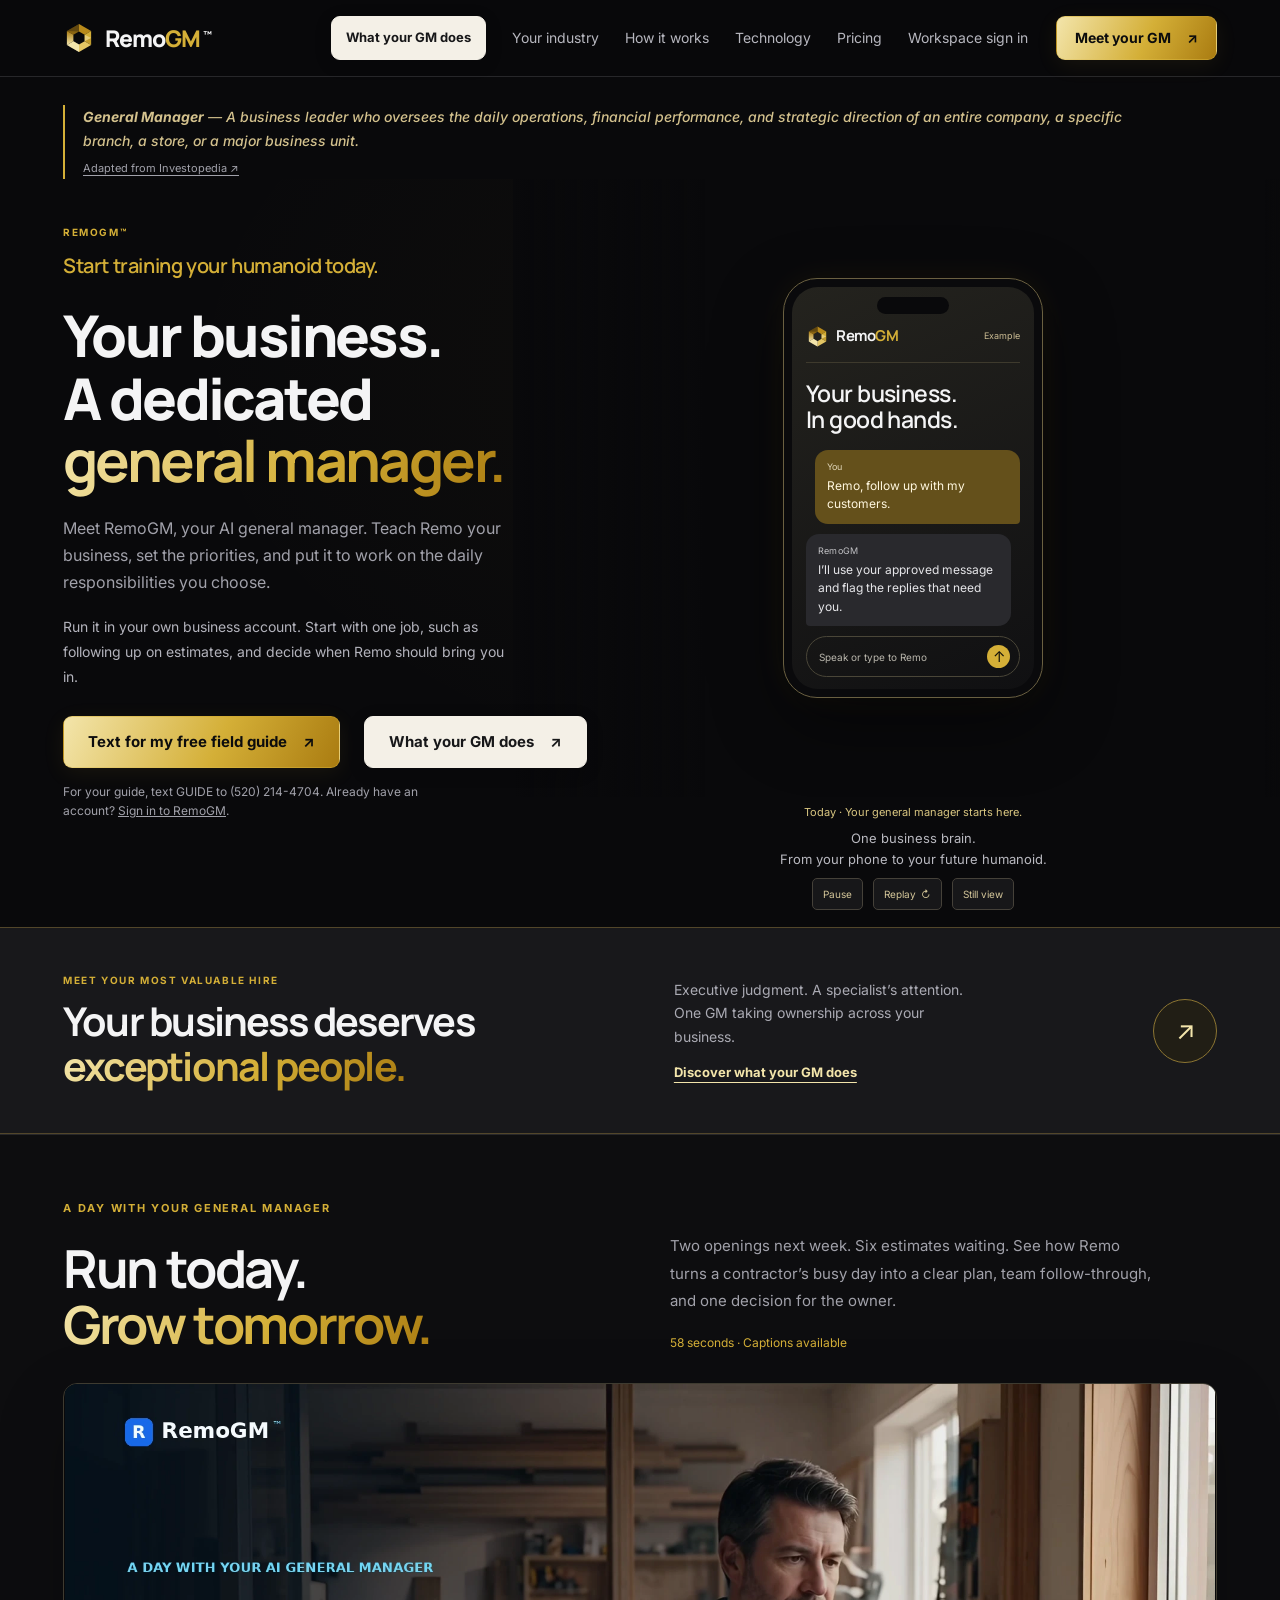
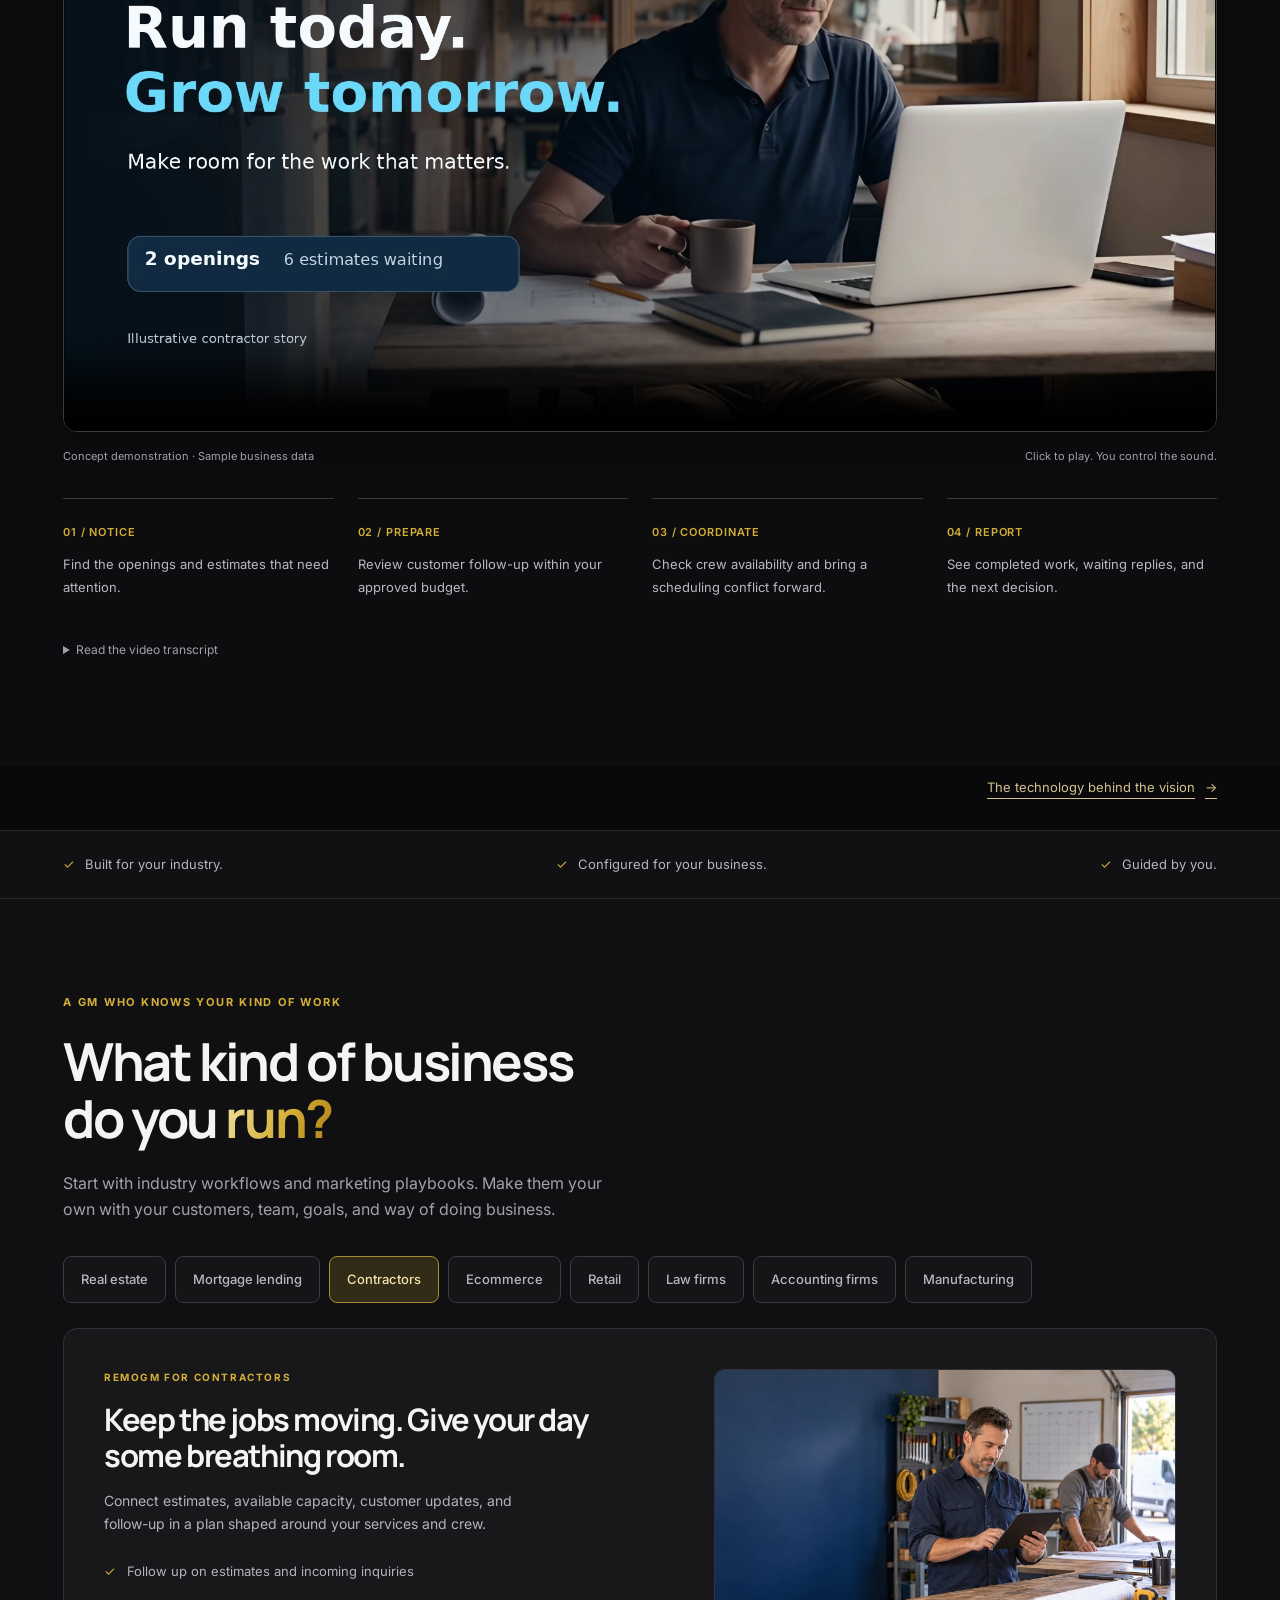
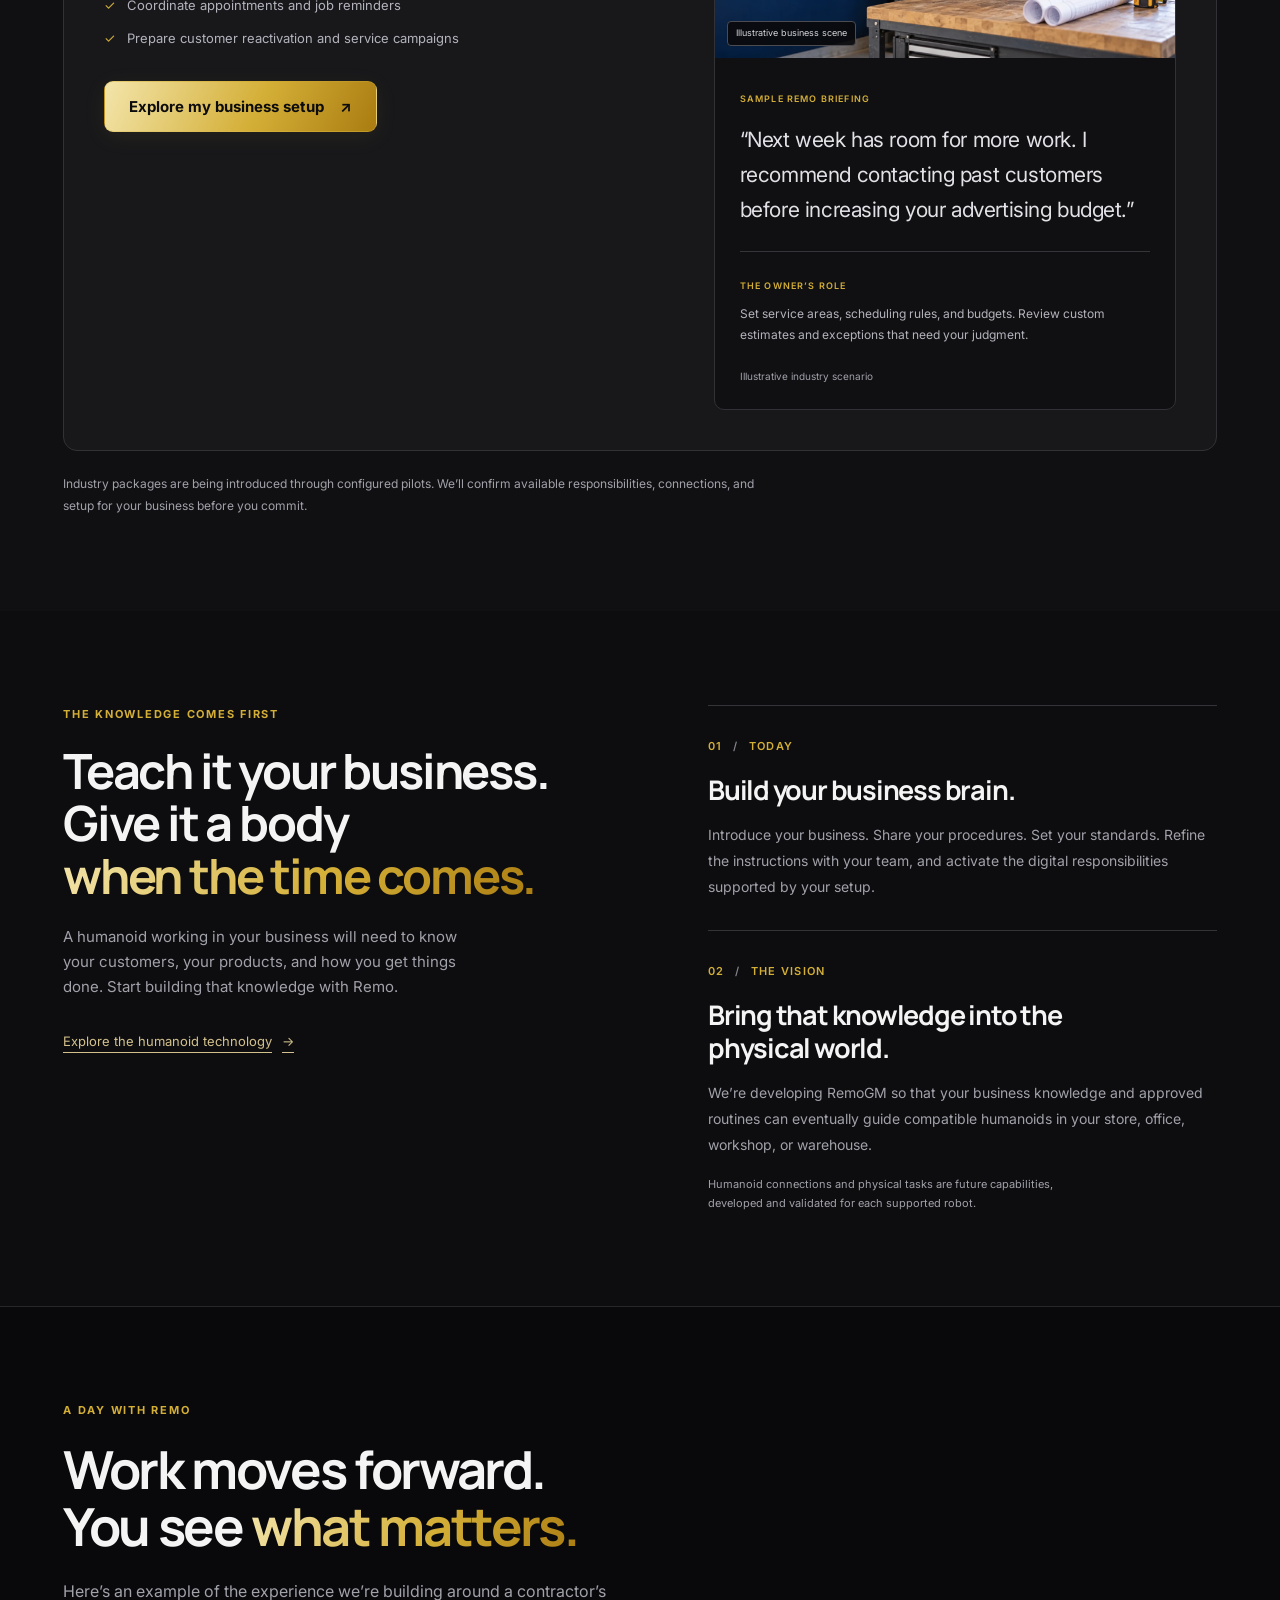
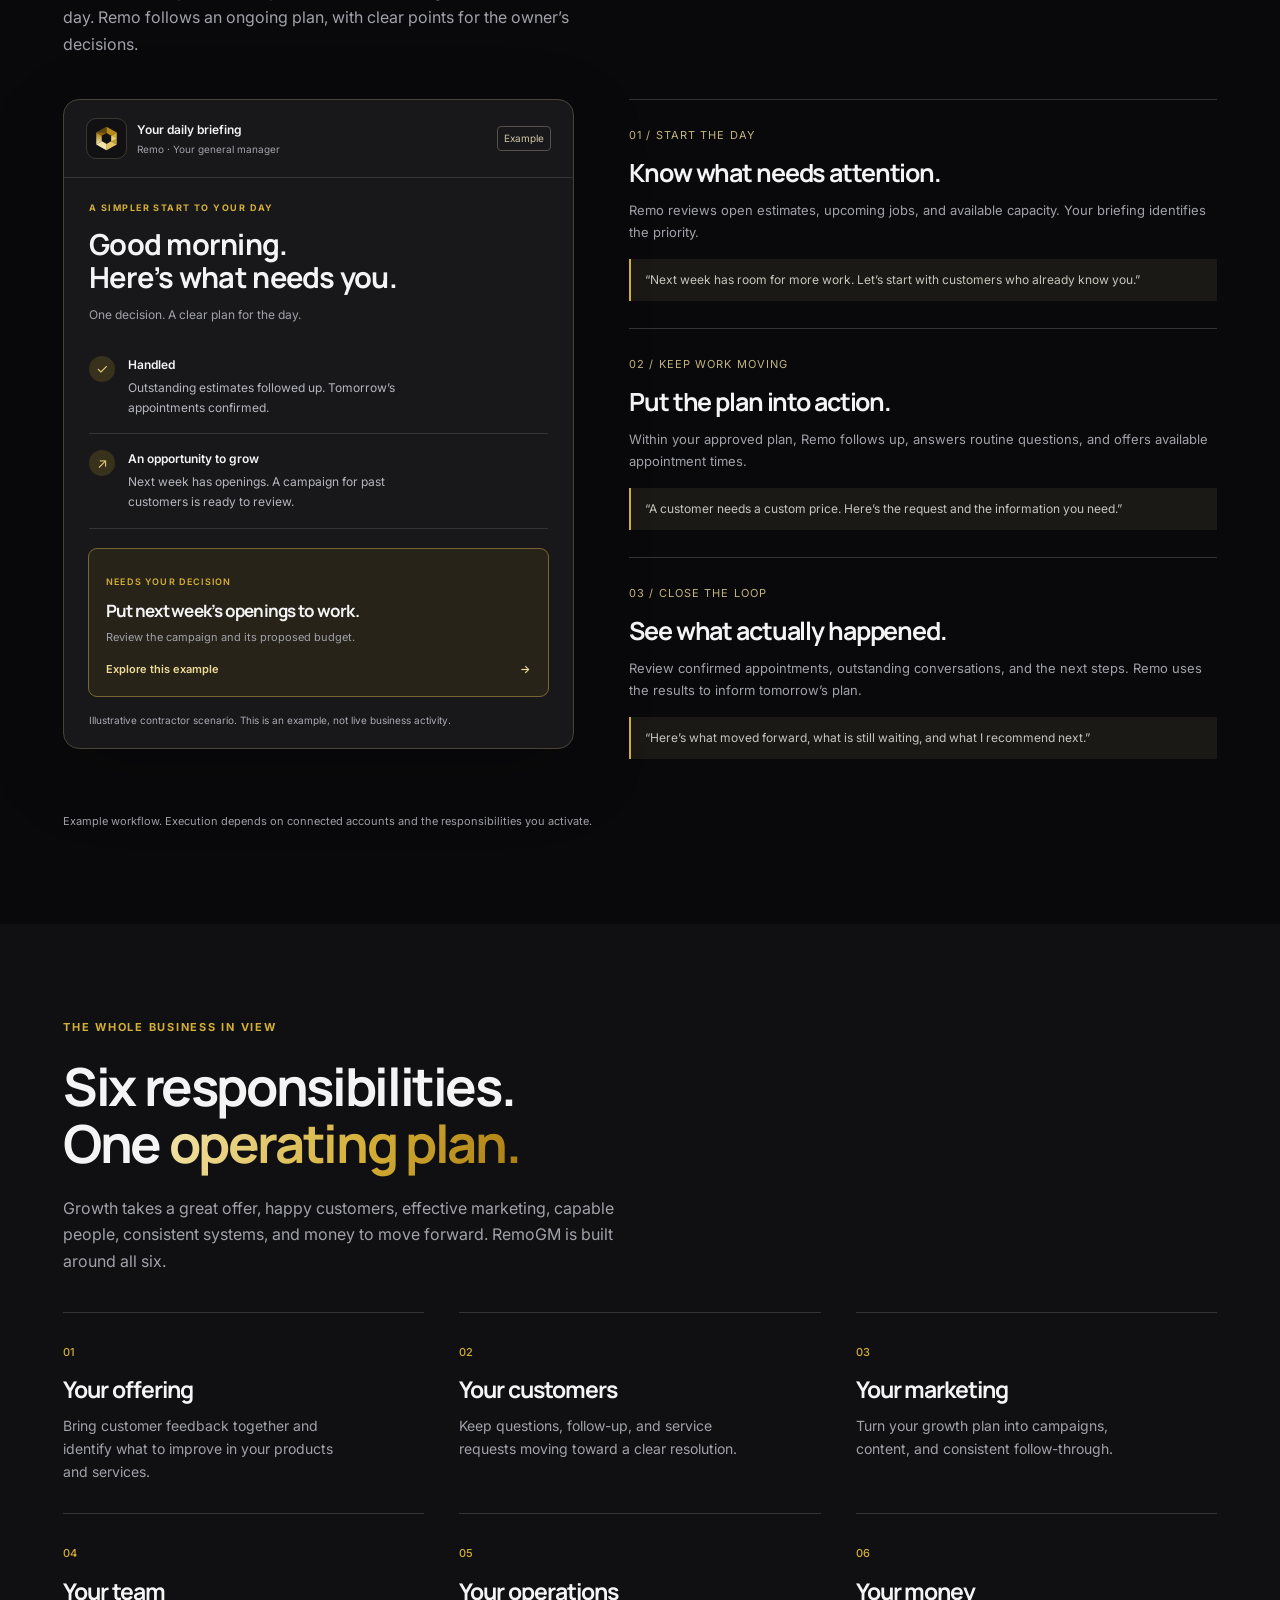
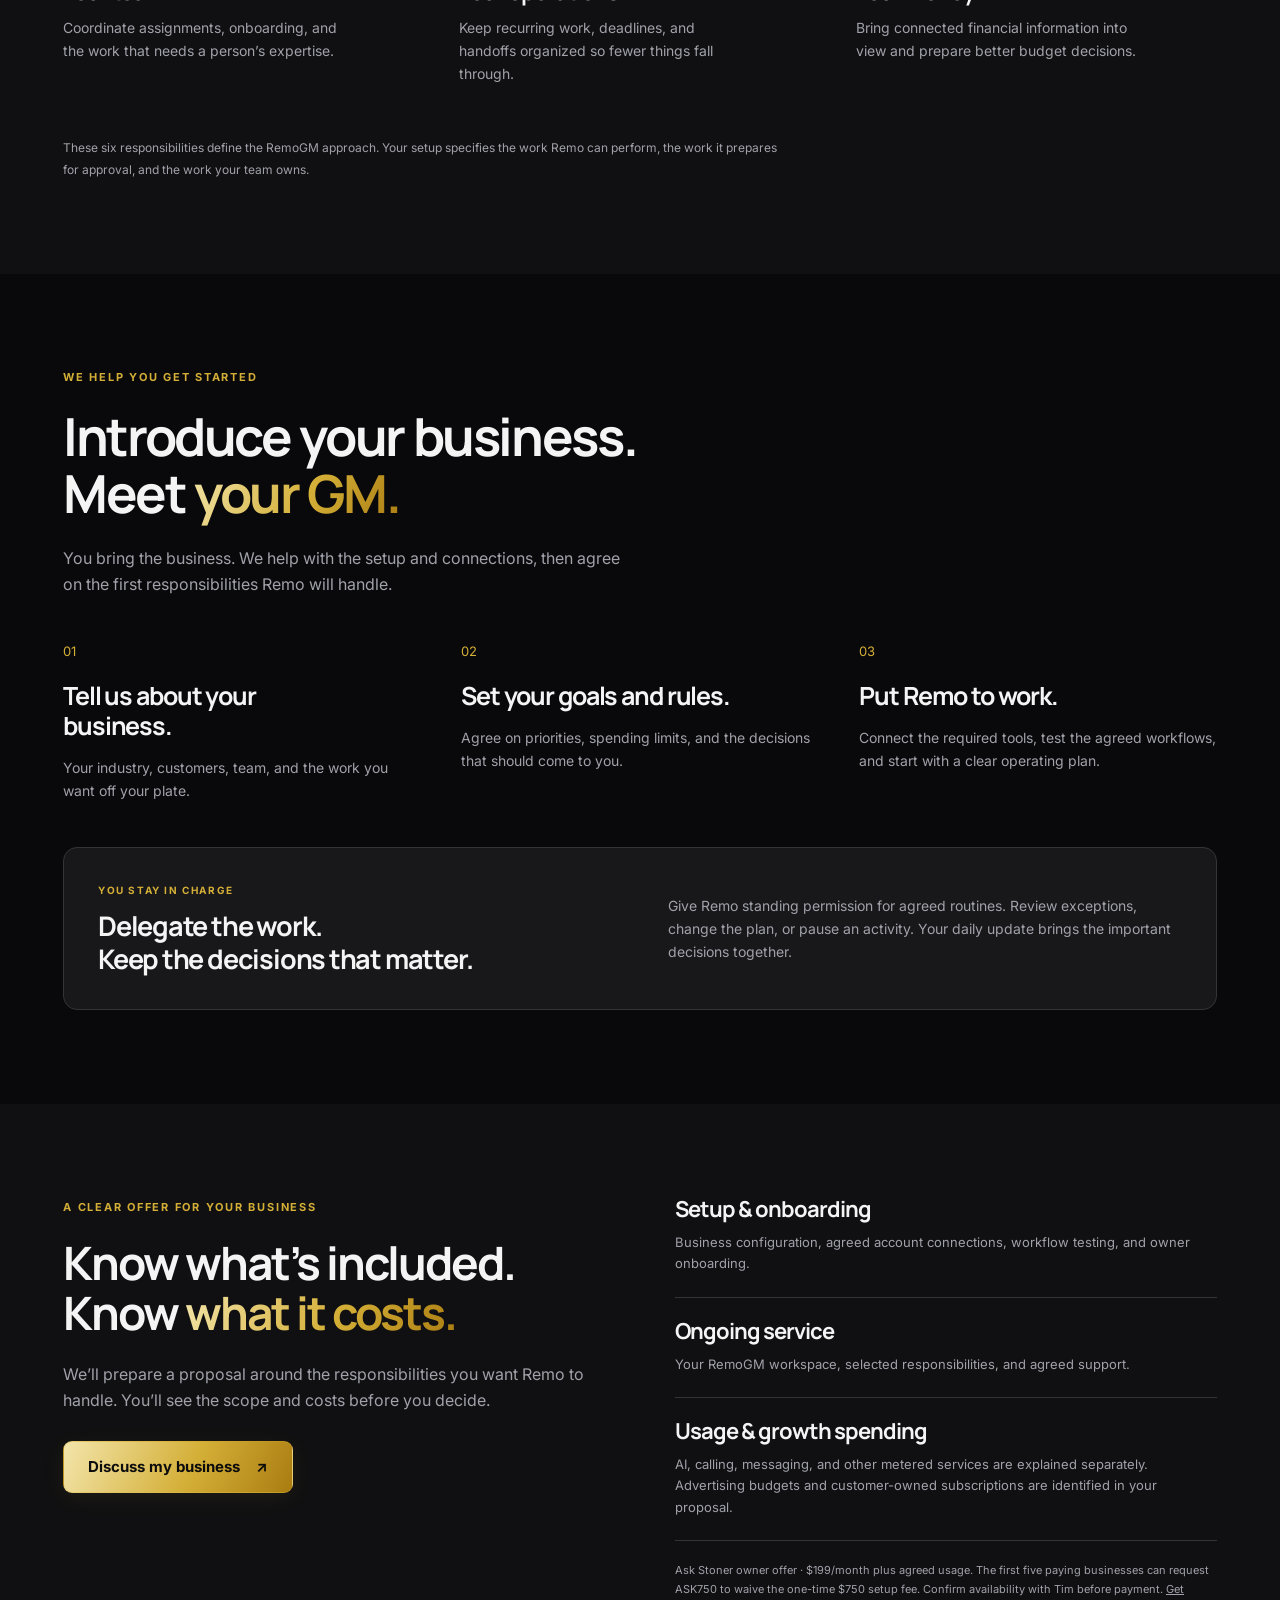
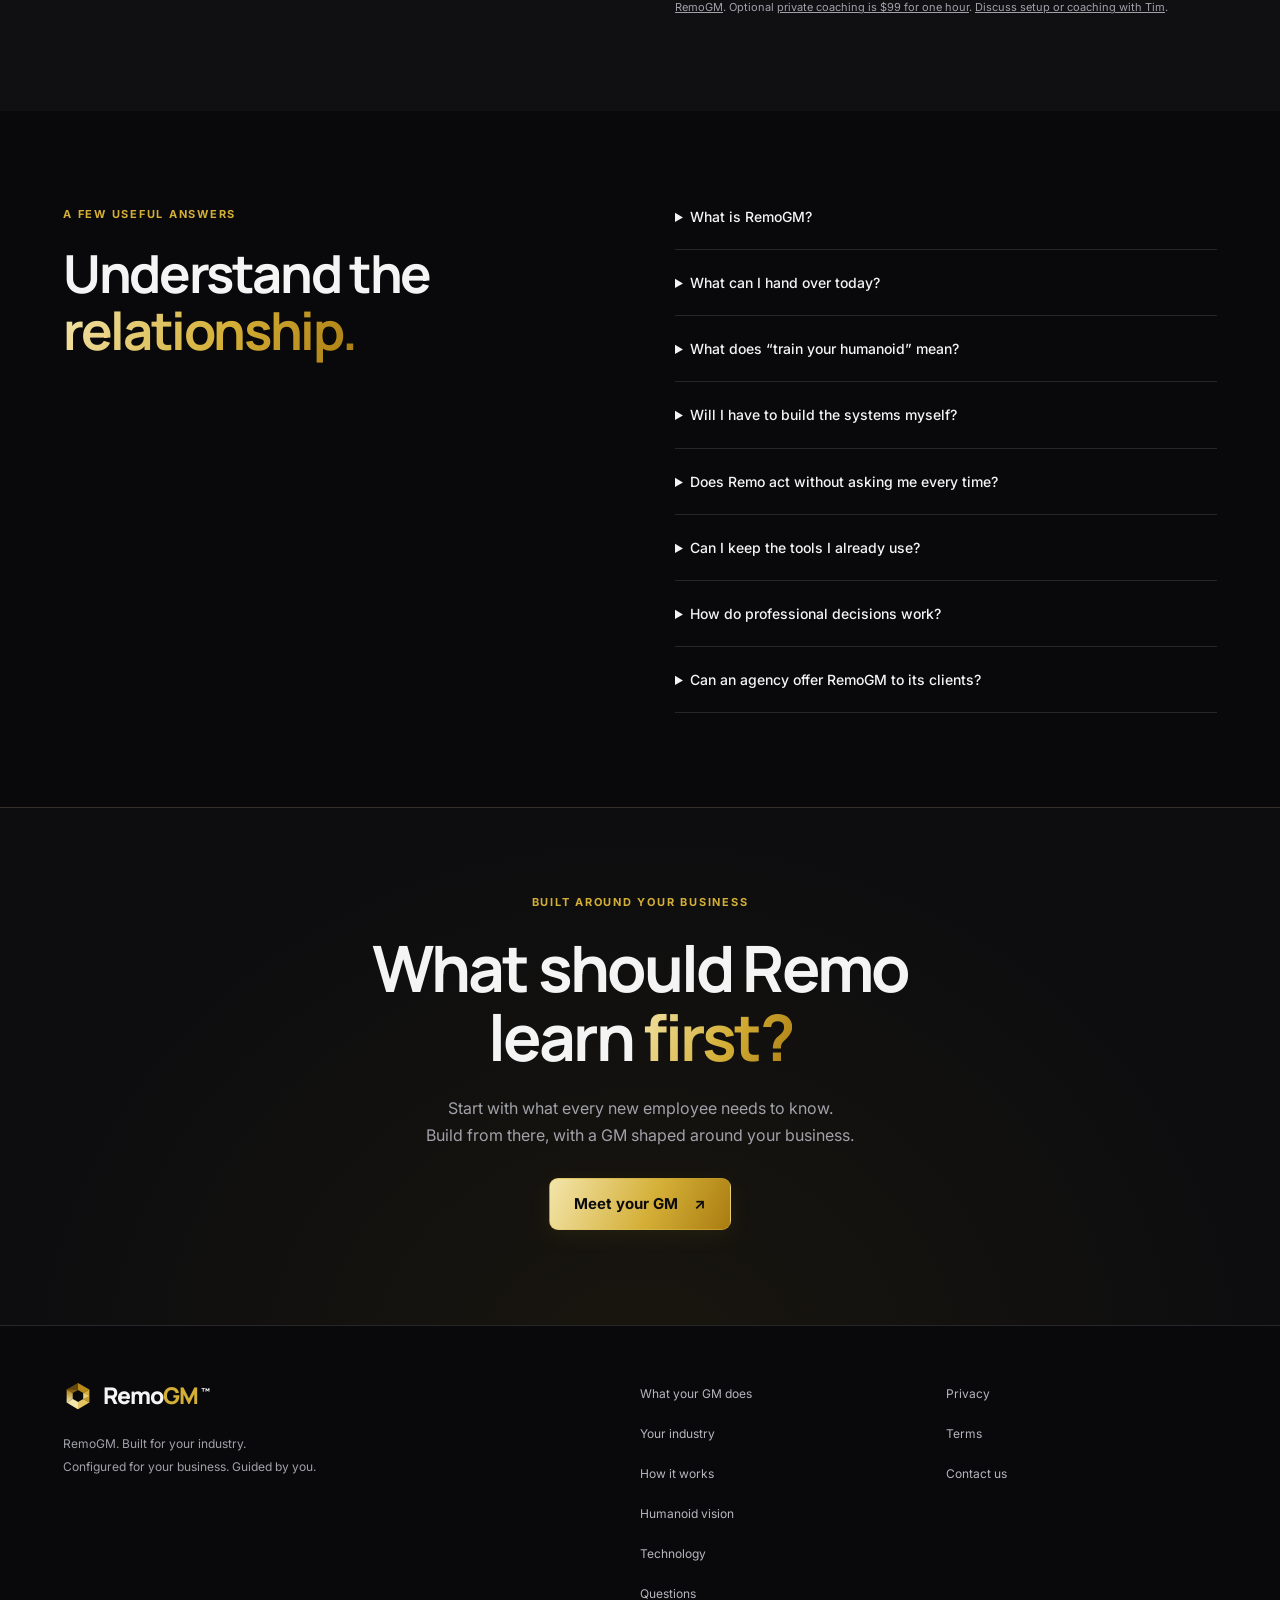
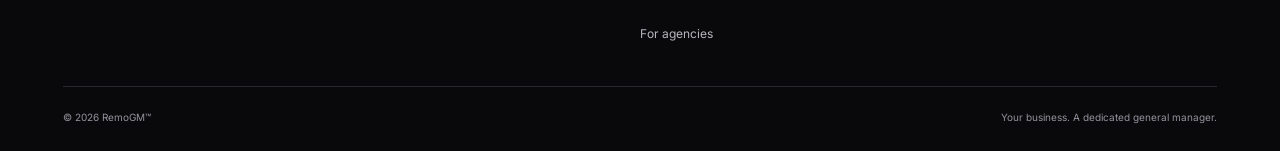
<file: index.html>
<!doctype html>
<html lang="en">
<head>
<meta charset="utf-8"><meta name="viewport" content="width=device-width, initial-scale=1">
<title>RemoGM™ | Your business. A dedicated general manager.</title>
<meta name="description" content="Calls, follow-up and bookings for owner-run businesses. Meet RemoGM, your AI general manager. Teach Remo your business and put supported daily responsibilities to work.">
<link rel="canonical" href="https://remogm.com/"><meta name="theme-color" content="#09090b">
<meta property="og:site_name" content="RemoGM™"><meta property="og:title" content="RemoGM™ | Your business. A dedicated general manager."><meta property="og:description" content="Start training your humanoid today. Your business. A dedicated general manager. Meet RemoGM™."><meta property="og:image" content="https://remogm.com/assets/remogm-humanoid-v1.webp"><meta property="og:image:alt" content="RemoGM humanoid concept with a business dashboard"><meta property="og:type" content="website"><meta property="og:url" content="https://remogm.com/">
<link rel="icon" href="favicon.svg?v=20261020-gold" type="image/svg+xml"><link rel="preconnect" href="https://fonts.googleapis.com"><link rel="preconnect" href="https://fonts.gstatic.com" crossorigin><link href="https://fonts.googleapis.com/css2?family=Inter:wght@400;500;600;700&amp;family=Manrope:wght@400;500;600;700;800&amp;display=swap" rel="stylesheet">
<link rel="stylesheet" href="site.css?v=20261020-gm"><link rel="stylesheet" href="/capabilities.css?v=20261020-2"><script src="site.js?v=20261019-industries" defer></script><script src="hero-morph.js?v=20261019-green-glow" defer></script>
<link rel="stylesheet" href="/black-gold.css?v=20261020-cta">
<link rel="stylesheet" href="/welcome-gm.css?v=20261021-1">
<script src="/welcome-gm.js?v=20261021-1" defer></script>
</head>
<body>
<a class="skip" href="#main">Skip to content</a>
<header class="site-header"><div class="wrap header-inner">
<a class="logo" href="#top" aria-label="RemoGM™ home"><img src="remoblue-emblem.svg?v=20261020-gold" alt="" width="32" height="32"><span>Remo<span class="blue">GM</span><sup class="trademark">™</sup></span></a>
<nav class="desktop-nav" aria-label="Primary"><a class="nav-capabilities" href="/your-gm/">What your GM does</a><a href="#industries">Your industry</a><a href="#how">How it works</a><a href="/technology/">Technology</a><a href="#pricing">Pricing</a><a href="https://remoblue-platform.onrender.com">Workspace sign in</a></nav>
<a data-meet-gm class="btn btn-small header-cta" href="/your-gm/">Meet your GM <span aria-hidden="true">↗</span></a><button class="menu-toggle" type="button" aria-expanded="false" aria-controls="mobile-nav" aria-label="Open navigation">☰</button></div>
<nav class="mobile-nav" id="mobile-nav" aria-label="Mobile navigation" hidden><a class="nav-capabilities" href="/your-gm/">What your GM does</a><a href="#industries">Your industry</a><a href="#how">How it works</a><a href="/technology/">Technology</a><a href="#pricing">Pricing</a><a href="https://remoblue-platform.onrender.com">Workspace sign in</a><a data-meet-gm href="/your-gm/">Meet your GM</a></nav></header>
<main id="main">
<div class="wrap definition-wrap" id="top"><aside class="definition" aria-label="General manager definition"><p><span class="definition-title">General Manager</span><span aria-hidden="true"> — </span><strong>A business leader who oversees the daily operations, financial performance, and strategic direction of an entire company, a specific branch, a store, or a major business unit.</strong></p><a href="https://www.investopedia.com/terms/g/general-manager.asp" target="_blank" rel="noopener noreferrer">Adapted from Investopedia <span aria-hidden="true">↗</span></a></aside></div>
<section class="hero-stage" aria-labelledby="hero-heading"><div class="hero wrap">
<div class="hero-copy"><p class="eyebrow">RemoGM™</p><p class="hero-tagline">Start training your humanoid today.</p><h1 id="hero-heading">Your business.<br>A dedicated<br><em>general manager.</em></h1>
<p class="hero-lede">Meet RemoGM, your AI general manager. Teach Remo your business, set the priorities, and put it to work on the daily responsibilities you choose.</p>
<p class="hero-future">Run it in your own business account. Start with one job, such as following up on estimates, and decide when Remo should bring you in.</p>
<div class="actions"><a class="btn" href="sms:+15202144704?body=GUIDE">Text for my free field guide <span aria-hidden="true">↗</span></a><a class="btn btn-capabilities" href="/your-gm/">What your GM does <span aria-hidden="true">↗</span></a></div><p class="setup-note">For your guide, text GUIDE to (520) 214-4704. Already have an account? <a href="https://lite.remogm.com/login">Sign in to RemoGM</a>.</p></div>
<figure class="hero-media morph-hero" id="hero-visual" aria-labelledby="morph-caption">
<div class="morph-stage" aria-hidden="true">
<svg class="morph-glow" viewBox="0 0 1536 1024" preserveAspectRatio="xMidYMid slice" focusable="false" aria-hidden="true" xmlns="http://www.w3.org/2000/svg"><defs><path id="hero-robot-silhouette" d="M300 1100 L318 1024 Q326 937 359 900 L369 743 L380 684 Q355 554 426 486 Q457 468 515 460 L557 456 Q642 429 662 397 L673 357 Q605 288 617 174 Q617 78 682 39 Q722 18 764 20 Q845 15 885 77 Q923 130 905 213 Q899 295 850 354 L855 391 Q869 426 969 458 L1012 463 Q1118 471 1144 549 Q1168 602 1158 680 L1165 859 L1179 896 Q1224 940 1238 1024 L1250 1100 Z"/><filter id="hero-gold-halo" x="-30%" y="-25%" width="160%" height="150%" color-interpolation-filters="sRGB"><feGaussianBlur stdDeviation="30"/></filter><mask id="hero-gold-exterior" maskUnits="userSpaceOnUse" x="0" y="0" width="1536" height="1024"><rect width="1536" height="1024" fill="white"/><use href="#hero-robot-silhouette" fill="black" stroke="black" stroke-width="12"/></mask></defs><g opacity=".65" mask="url(#hero-gold-exterior)"><use href="#hero-robot-silhouette" fill="#d4af37" filter="url(#hero-gold-halo)"/></g></svg>
<img class="morph-humanoid" src="assets/remogm-humanoid-v1.webp" srcset="assets/remogm-humanoid-mobile-v1.webp 768w, assets/remogm-humanoid-v1.webp 1536w" sizes="(max-width: 800px) 100vw, 780px" width="1536" height="1024" fetchpriority="high" alt="">
<div class="morph-phone"><div class="phone-screen"><div class="phone-notch"></div><div class="phone-interface"><div class="phone-head"><img src="remoblue-emblem.svg?v=20261020-gold" width="23" height="23" alt=""><strong>Remo<span>GM</span></strong><small>Example</small></div><p class="phone-greeting">Your business.<br>In good hands.</p><div class="phone-bubble owner"><small>You</small>Remo, follow up with my customers.</div><div class="phone-bubble assistant"><small>RemoGM</small>I’ll use your approved message and flag the replies that need you.</div><div class="phone-compose">Speak or type to Remo <span>↑</span></div></div><div class="phone-dashboard"><strong>Remo<span>GM</span></strong><small>Your AI General Manager</small><p>Today’s plan</p><div>Follow up with customers</div><div>Prepare a marketing campaign</div><div>Review business performance</div><p>Your business</p><ul><li>Products</li><li>Customers</li><li>Marketing</li><li>Team</li><li>Operations</li><li>Money</li></ul></div></div></div>
</div>
<figcaption id="morph-caption"><p class="morph-status" aria-hidden="true">Today on your phone · Future humanoid vision</p><p class="morph-summary">One business brain.<br>From your phone to your future humanoid.</p><p class="sr-only">Illustrative phone conversation: the owner asks RemoGM to follow up with customers. Remo says it will use the approved message and flag replies needing the owner. The phone becomes the chest display of a concept humanoid. Humanoid integration is a future vision.</p><div class="morph-controls" hidden><button type="button" id="morph-pause" aria-label="Pause animation">Pause</button><button type="button" id="morph-replay" aria-label="Replay animation">Replay <span aria-hidden="true">↻</span></button><a href="?motion=off#hero-visual">Still view</a></div></figcaption>
</figure>
</div></section>


<section class="hire-discovery" aria-labelledby="hire-discovery-heading"><a class="wrap" href="/your-gm/">
  <div><p class="eyebrow">Meet your most valuable hire</p><h2 id="hire-discovery-heading">Your business deserves<br> <em>exceptional people.</em></h2></div>
  <div class="hire-discovery-copy">Executive judgment. A specialist’s attention. One GM taking ownership across your business.<strong>Discover what your GM does</strong></div>
  <span class="hire-arrow" aria-hidden="true">↗</span>
</a></section>

<section class="section demo-section" id="demo" aria-labelledby="demo-heading">
  <div class="wrap">
    <div class="demo-intro"><div class="section-heading"><p class="eyebrow">A day with your general manager</p><h2 id="demo-heading">Run today.<br><em>Grow tomorrow.</em></h2></div><div class="demo-description"><p>Two openings next week. Six estimates waiting. See how Remo turns a contractor’s busy day into a clear plan, team follow-through, and one decision for the owner.</p><span class="demo-duration">58 seconds · Captions available</span></div></div>
    <figure class="demo-film">
      <video id="remo-demo" controls playsinline preload="none" width="1920" height="1080" poster="assets/remogm-demo-v2-poster.webp" aria-label="A day with RemoGM: contractor concept demonstration" aria-describedby="demo-caption">
        <source src="assets/remogm-demo-v2.mp4" type="video/mp4">
        <track kind="captions" src="assets/remogm-demo-v2.en.vtt" srclang="en" label="English" default>
        Your browser does not support this video. <a href="assets/remogm-demo-v2.mp4">Watch the demonstration.</a>
      </video>
      <figcaption id="demo-caption"><span>Concept demonstration · Sample business data</span><span>Click to play. You control the sound.</span></figcaption>
    </figure>
    <ol class="demo-story" aria-label="The contractor story"><li><span>01 / Notice</span><p>Find the openings and estimates that need attention.</p></li><li><span>02 / Prepare</span><p>Review customer follow-up within your approved budget.</p></li><li><span>03 / Coordinate</span><p>Check crew availability and bring a scheduling conflict forward.</p></li><li><span>04 / Report</span><p>See completed work, waiting replies, and the next decision.</p></li></ol>
    <details class="demo-transcript"><summary>Read the video transcript</summary><div><p>Running a business means keeping today moving, and making sure there is work tomorrow.</p><p>Remo notices two openings next week and six estimates waiting for a response. There is an opportunity. It prepares customer follow-up within your approved budget. You review the plan and give the go-ahead.</p><p>Remo checks with your team. Thursday works, but Tuesday needs another day. Remo holds that slot and brings you a clear next step.</p><p>Later, you get a short update. Six follow-ups sent. Two customers replied. Thursday is available. One decision needs you.</p><p>More time for your customers. More room to grow. Your business. A dedicated general manager. Meet your GM at RemoGM.com.</p></div></details>
  </div>
</section>
<div class="technology-discovery wrap"><a class="text-link" href="/technology/">The technology behind the vision <span aria-hidden="true">→</span></a></div>
<div class="trust-strip"><div class="wrap"><span>Built for your industry.</span><span>Configured for your business.</span><span>Guided by you.</span></div></div>
<section class="section light" id="industries" aria-labelledby="industry-heading"><div class="wrap"><div class="section-heading"><p class="eyebrow">A GM who knows your kind of work</p><h2 id="industry-heading">What kind of business<br>do you <em>run?</em></h2><p>Start with industry workflows and marketing playbooks. Make them your own with your customers, team, goals, and way of doing business.</p></div>
<div class="industry-picker" aria-label="Choose your industry"><button type="button" class="industry-button" data-industry="real-estate" aria-pressed="false">Real estate</button><button type="button" class="industry-button" data-industry="mortgage" aria-pressed="false">Mortgage lending</button><button type="button" class="industry-button" data-industry="contractor" aria-pressed="true">Contractors</button><button type="button" class="industry-button" data-industry="ecommerce" aria-pressed="false">Ecommerce</button><button type="button" class="industry-button" data-industry="retail" aria-pressed="false">Retail</button><button type="button" class="industry-button" data-industry="legal" aria-pressed="false">Law firms</button><button type="button" class="industry-button" data-industry="accounting" aria-pressed="false">Accounting firms</button><button type="button" class="industry-button" data-industry="manufacturing" aria-pressed="false">Manufacturing</button></div>
<div class="industry-detail" id="industry-detail" aria-live="polite" aria-atomic="true"><div><p class="eyebrow" id="industry-label">RemoGM for Contractors</p><h3 id="industry-title">Keep the jobs moving. Give your day some breathing room.</h3><p id="industry-description">Connect estimates, available capacity, customer updates, and follow-up in a plan shaped around your services and crew.</p><ul class="check-list" id="industry-work"><li>Follow up on estimates and incoming inquiries</li><li>Coordinate appointments and job reminders</li><li>Prepare customer reactivation and service campaigns</li></ul><a class="btn" id="industry-cta" href="book.html?industry=contractor">Explore my business setup <span aria-hidden="true">↗</span></a></div><div class="industry-example"><figure class="industry-scene" id="industry-scene"><img id="industry-image" src="assets/remogm-contractor-v1.webp" width="1600" height="1000" loading="lazy" decoding="async" alt="Illustrative contractor reviewing a tablet beside project plans in a workshop"><figcaption>Illustrative business scene</figcaption></figure><div class="industry-briefing"><span class="small-label">Sample Remo briefing</span><blockquote id="industry-quote">“Next week has room for more work. I recommend contacting past customers before increasing your advertising budget.”</blockquote><div class="industry-result"><span class="small-label">The owner’s role</span><p id="industry-owner">Set service areas, scheduling rules, and budgets. Review custom estimates and exceptions that need your judgment.</p></div><span class="example-caption">Illustrative industry scenario</span></div></div></div>
<p class="availability-note">Industry packages are being introduced through configured pilots. We’ll confirm available responsibilities, connections, and setup for your business before you commit.</p><noscript><p>All eight industries can be discussed in your demo request. <a href="book.html">Choose your industry and contact us.</a></p></noscript></div></section>
<section class="section vision-section" id="future" aria-labelledby="future-heading"><div class="wrap vision-layout">
<div class="section-heading"><p class="eyebrow">The knowledge comes first</p><h2 id="future-heading">Teach it your business.<br>Give it a body<br><em>when the time comes.</em></h2><p>A humanoid working in your business will need to know your customers, your products, and how you get things done. Start building that knowledge with Remo.</p><a class="text-link" href="/technology/">Explore the humanoid technology <span aria-hidden="true">→</span></a></div>
<div class="vision-steps"><article><span class="vision-label">01 <span aria-hidden="true">/</span> Today</span><h3>Build your business brain.</h3><p>Introduce your business. Share your procedures. Set your standards. Refine the instructions with your team, and activate the digital responsibilities supported by your setup.</p></article><article><span class="vision-label">02 <span aria-hidden="true">/</span> The vision</span><h3>Bring that knowledge into the physical world.</h3><p>We’re developing RemoGM so that your business knowledge and approved routines can eventually guide compatible humanoids in your store, office, workshop, or warehouse.</p><p class="vision-note">Humanoid connections and physical tasks are future capabilities, developed and validated for each supported robot.</p></article></div>
</div></section>
<section class="section day-section" id="day" aria-labelledby="day-heading"><div class="wrap"><div class="section-heading"><p class="eyebrow">A day with Remo</p><h2 id="day-heading">Work moves forward.<br>You see <em>what matters.</em></h2><p>Here’s an example of the experience we’re building around a contractor’s day. Remo follows an ongoing plan, with clear points for the owner’s decisions.</p></div><div class="day-layout"><div class="briefing" aria-label="Example contractor daily briefing"><div class="briefing-top"><div class="remo-avatar"><img src="remoblue-emblem.svg?v=20261020-gold" width="27" height="27" alt=""></div><div><strong>Your daily briefing</strong><span>Remo · Your general manager</span></div><span class="example-label">Example</span></div><div class="briefing-intro"><p class="eyebrow">A simpler start to your day</p><h2>Good morning.<br>Here’s what needs you.</h2><p>One decision. A clear plan for the day.</p></div><div class="brief-item"><span class="status-icon done" aria-hidden="true">✓</span><div><h3>Handled</h3><p>Outstanding estimates followed up. Tomorrow’s appointments confirmed.</p></div></div><div class="brief-item"><span class="status-icon opportunity" aria-hidden="true">↗</span><div><h3>An opportunity to grow</h3><p>Next week has openings. A campaign for past customers is ready to review.</p></div></div><div class="decision-card"><span class="small-label">Needs your decision</span><h3>Put next week’s openings to work.</h3><p>Review the campaign and its proposed budget.</p><a href="#day-steps">Explore this example <span aria-hidden="true">→</span></a></div><p class="example-note">Illustrative contractor scenario. This is an example, not live business activity.</p></div><div class="day-grid" id="day-steps"><article class="day-card"><span class="day-time">01 / Start the day</span><h3>Know what needs attention.</h3><p>Remo reviews open estimates, upcoming jobs, and available capacity. Your briefing identifies the priority.</p><div class="day-message">“Next week has room for more work. Let’s start with customers who already know you.”</div></article><article class="day-card"><span class="day-time">02 / Keep work moving</span><h3>Put the plan into action.</h3><p>Within your approved plan, Remo follows up, answers routine questions, and offers available appointment times.</p><div class="day-message">“A customer needs a custom price. Here’s the request and the information you need.”</div></article><article class="day-card"><span class="day-time">03 / Close the loop</span><h3>See what actually happened.</h3><p>Review confirmed appointments, outstanding conversations, and the next steps. Remo uses the results to inform tomorrow’s plan.</p><div class="day-message">“Here’s what moved forward, what is still waiting, and what I recommend next.”</div></article></div></div><p class="section-note">Example workflow. Execution depends on connected accounts and the responsibilities you activate.</p></div></section>
<section class="section light" id="handles" aria-labelledby="responsibilities-heading"><div class="wrap"><div class="section-heading"><p class="eyebrow">The whole business in view</p><h2 id="responsibilities-heading">Six responsibilities.<br>One <em>operating plan.</em></h2><p>Growth takes a great offer, happy customers, effective marketing, capable people, consistent systems, and money to move forward. RemoGM is built around all six.</p></div><div class="pillar-grid"><article><span class="pillar-number">01</span><h3>Your offering</h3><p>Bring customer feedback together and identify what to improve in your products and services.</p></article><article><span class="pillar-number">02</span><h3>Your customers</h3><p>Keep questions, follow-up, and service requests moving toward a clear resolution.</p></article><article><span class="pillar-number">03</span><h3>Your marketing</h3><p>Turn your growth plan into campaigns, content, and consistent follow-through.</p></article><article><span class="pillar-number">04</span><h3>Your team</h3><p>Coordinate assignments, onboarding, and the work that needs a person’s expertise.</p></article><article><span class="pillar-number">05</span><h3>Your operations</h3><p>Keep recurring work, deadlines, and handoffs organized so fewer things fall through.</p></article><article><span class="pillar-number">06</span><h3>Your money</h3><p>Bring connected financial information into view and prepare better budget decisions.</p></article></div><p class="availability-note">These six responsibilities define the RemoGM approach. Your setup specifies the work Remo can perform, the work it prepares for approval, and the work your team owns.</p></div></section>
<section class="section" id="how" aria-labelledby="how-heading"><div class="wrap"><div class="section-heading"><p class="eyebrow">We help you get started</p><h2 id="how-heading">Introduce your business.<br>Meet <em>your GM.</em></h2><p>You bring the business. We help with the setup and connections, then agree on the first responsibilities Remo will handle.</p></div><div class="setup-grid" id="setup"><article><span>01</span><h3>Tell us about your business.</h3><p>Your industry, customers, team, and the work you want off your plate.</p></article><article><span>02</span><h3>Set your goals and rules.</h3><p>Agree on priorities, spending limits, and the decisions that should come to you.</p></article><article><span>03</span><h3>Put Remo to work.</h3><p>Connect the required tools, test the agreed workflows, and start with a clear operating plan.</p></article></div><div class="owner-control"><div><p class="eyebrow">You stay in charge</p><h3>Delegate the work.<br>Keep the decisions that matter.</h3></div><p>Give Remo standing permission for agreed routines. Review exceptions, change the plan, or pause an activity. Your daily update brings the important decisions together.</p></div></div></section>
<section class="section light" id="pricing" aria-labelledby="pricing-heading"><div class="wrap pricing-layout"><div class="section-heading"><p class="eyebrow">A clear offer for your business</p><h2 id="pricing-heading">Know what’s included.<br>Know <em>what it costs.</em></h2><p>We’ll prepare a proposal around the responsibilities you want Remo to handle. You’ll see the scope and costs before you decide.</p><a class="btn" href="book.html">Discuss my business <span aria-hidden="true">↗</span></a></div><div class="pricing-items"><article><h3>Setup &amp; onboarding</h3><p>Business configuration, agreed account connections, workflow testing, and owner onboarding.</p></article><article><h3>Ongoing service</h3><p>Your RemoGM workspace, selected responsibilities, and agreed support.</p></article><article><h3>Usage &amp; growth spending</h3><p>AI, calling, messaging, and other metered services are explained separately. Advertising budgets and customer-owned subscriptions are identified in your proposal.</p></article><p class="small-print">Ask Stoner owner offer · $199/month plus agreed usage. The first five paying businesses can request ASK750 to waive the one-time $750 setup fee. Confirm availability with Tim before payment. <a href="https://buy.stripe.com/fZubIU4gk1ohdjc5BJdZ606">Get RemoGM</a>. Optional <a href="https://buy.stripe.com/9B6bIUdQU9UNfrk1ltdZ608">private coaching is $99 for one hour</a>. <a href="https://lite.remogm.com/book/ask-stoner">Discuss setup or coaching with Tim</a>.</p></div></div></section>
<section class="section faq-section" id="faq" aria-labelledby="faq-heading"><div class="wrap faq-layout"><div class="section-heading"><p class="eyebrow">A few useful answers</p><h2 id="faq-heading">Understand the<br><em>relationship.</em></h2></div><div class="faq-list">
<details><summary>What is RemoGM?</summary><p>RemoGM is your AI general manager. It brings business information, customer follow-up, daily work, and growth priorities into an operating plan shaped around your industry and company.</p></details>
<details><summary>What can I hand over today?</summary><p>RemoGM is being introduced through configured pilots. We’ll demonstrate the supported work for your setup and specify what Remo can execute, what needs approval, and what remains with your team. Availability depends on the selected industry package and connected services.</p></details>
<details><summary>What does “train your humanoid” mean?</summary><p>Start by teaching Remo your company’s information, procedures, standards, and priorities. Today, that shapes the digital responsibilities supported by your setup. Our vision is to bring this business knowledge to compatible humanoids as hardware integrations are developed and validated. This is business onboarding, not training a robot’s physical skills or purchasing a humanoid.</p></details>
<details><summary>Will I have to build the systems myself?</summary><p>We help configure the business profile, industry workflows, and required connections. You provide the business information and authorize the accounts. We test the agreed work with you before activation.</p></details>
<details><summary>Does Remo act without asking me every time?</summary><p>You can give standing permission for supported routines within your rules. Actions outside those permissions come to you for a decision. Spending limits and important approvals are part of the setup.</p></details>
<details><summary>Can I keep the tools I already use?</summary><p>We review your existing systems and connect the supported ones needed for your setup. We’ll explain any connection requirements or limitations before you commit. Optional services and hardware are scoped individually.</p></details>
<details><summary>How do professional decisions work?</summary><p>Your team retains the professional judgments, licensed work, and sign-offs required in your industry. Remo helps coordinate the surrounding information and work within the agreed scope.</p></details>
<details><summary>Can an agency offer RemoGM to its clients?</summary><p>Yes, we’re developing the agency offering alongside direct business setups. Contact us about your client industries and the services you want to manage. We’ll discuss current partner availability and the responsibilities for each client.</p></details>
</div></div></section>
<section class="final-cta"><div class="wrap"><p class="eyebrow">Built around your business</p><h2>What should Remo<br>learn <em>first?</em></h2><p>Start with what every new employee needs to know.<br>Build from there, with a GM shaped around your business.</p><a data-meet-gm class="btn" href="/your-gm/">Meet your GM <span aria-hidden="true">↗</span></a></div></section>
</main>
<footer class="site-footer"><div class="wrap"><div class="footer-main"><div><a class="logo" href="#top" aria-label="RemoGM™ home"><img src="remoblue-emblem.svg?v=20261020-gold" alt="" width="30" height="30"><span>Remo<span class="blue">GM</span><sup class="trademark">™</sup></span></a><p>RemoGM. Built for your industry.<br>Configured for your business. Guided by you.</p></div><nav aria-label="Footer"><a href="/your-gm/">What your GM does</a><a href="#industries">Your industry</a><a href="#how">How it works</a><a href="#future">Humanoid vision</a><a href="/technology/">Technology</a><a href="#faq">Questions</a><a href="book.html?industry=agency">For agencies</a></nav><nav aria-label="Legal and contact"><a href="/privacy">Privacy</a><a href="/terms">Terms</a><a href="mailto:remo@remogroup.ai">Contact us</a></nav></div><div class="footer-base"><span>© 2026 RemoGM™</span><span>Your business. A dedicated general manager.</span></div></div></footer>
</body>
</html>
</file>
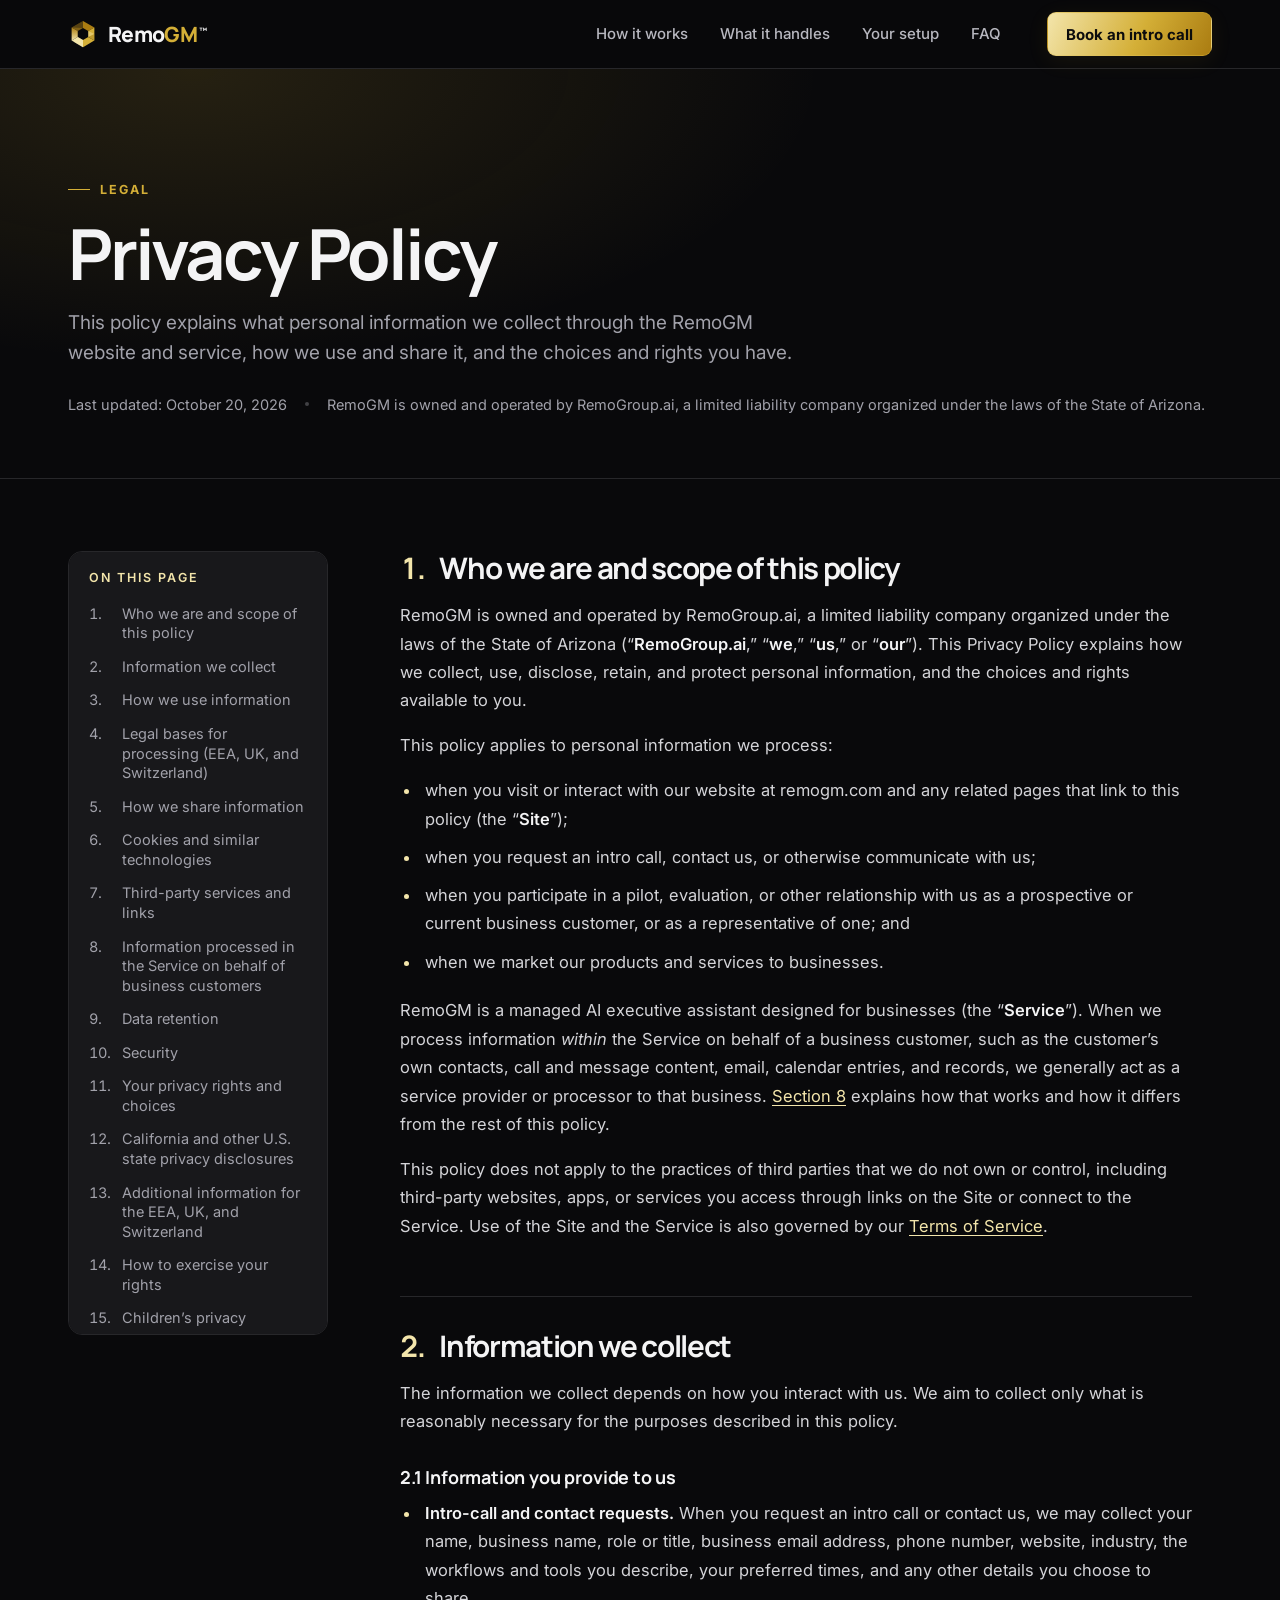
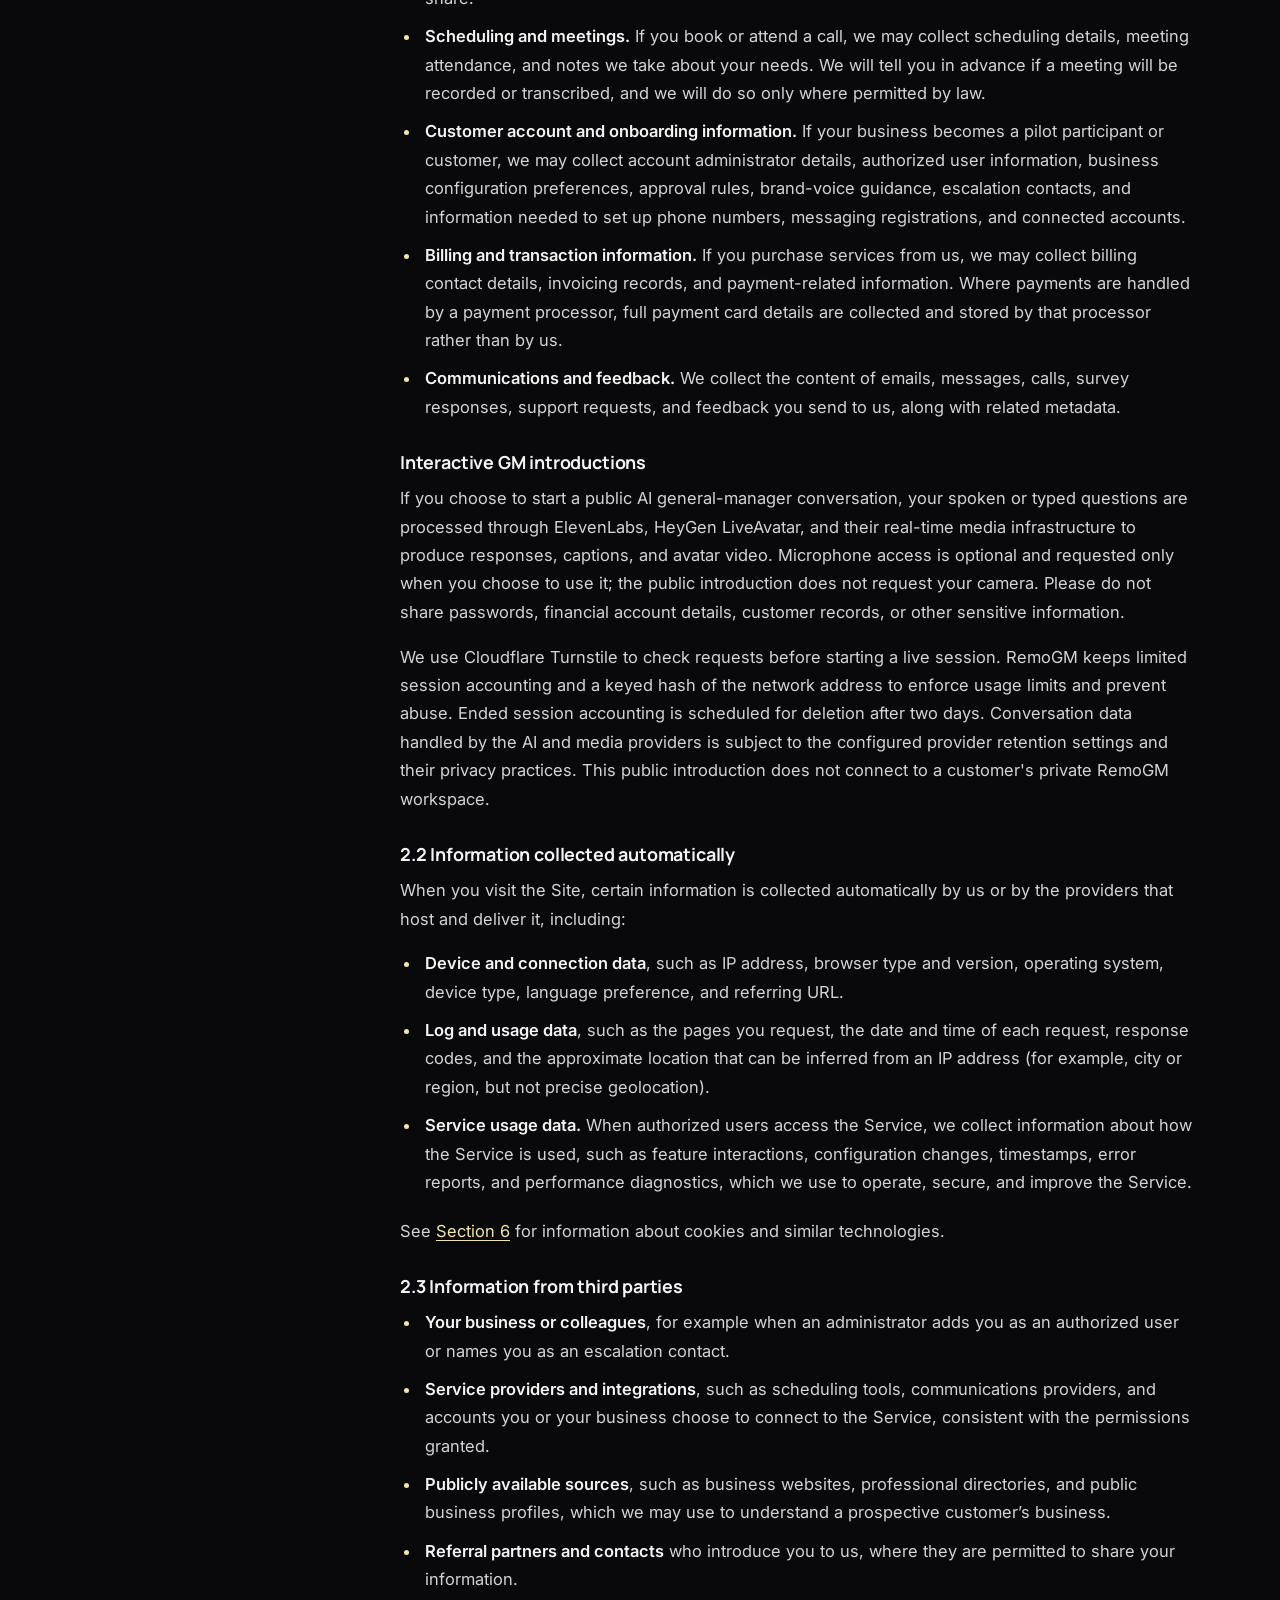
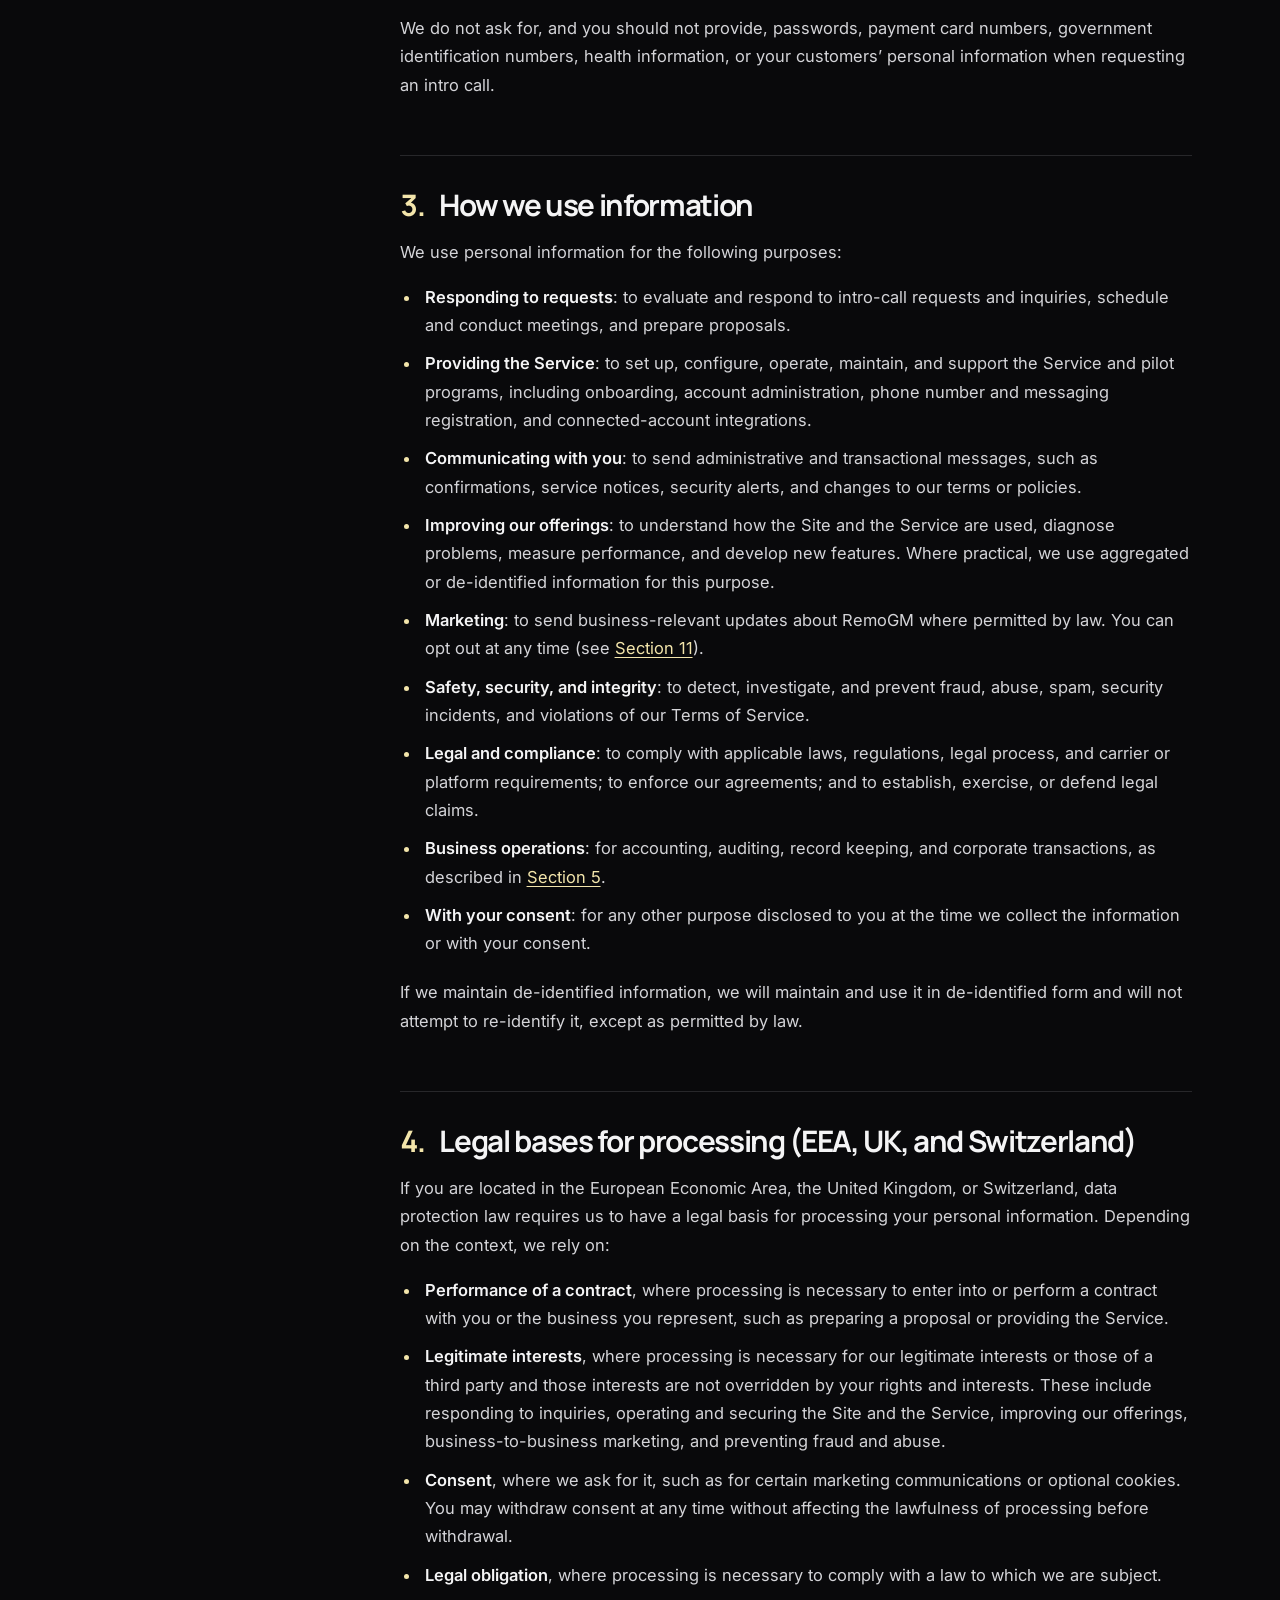
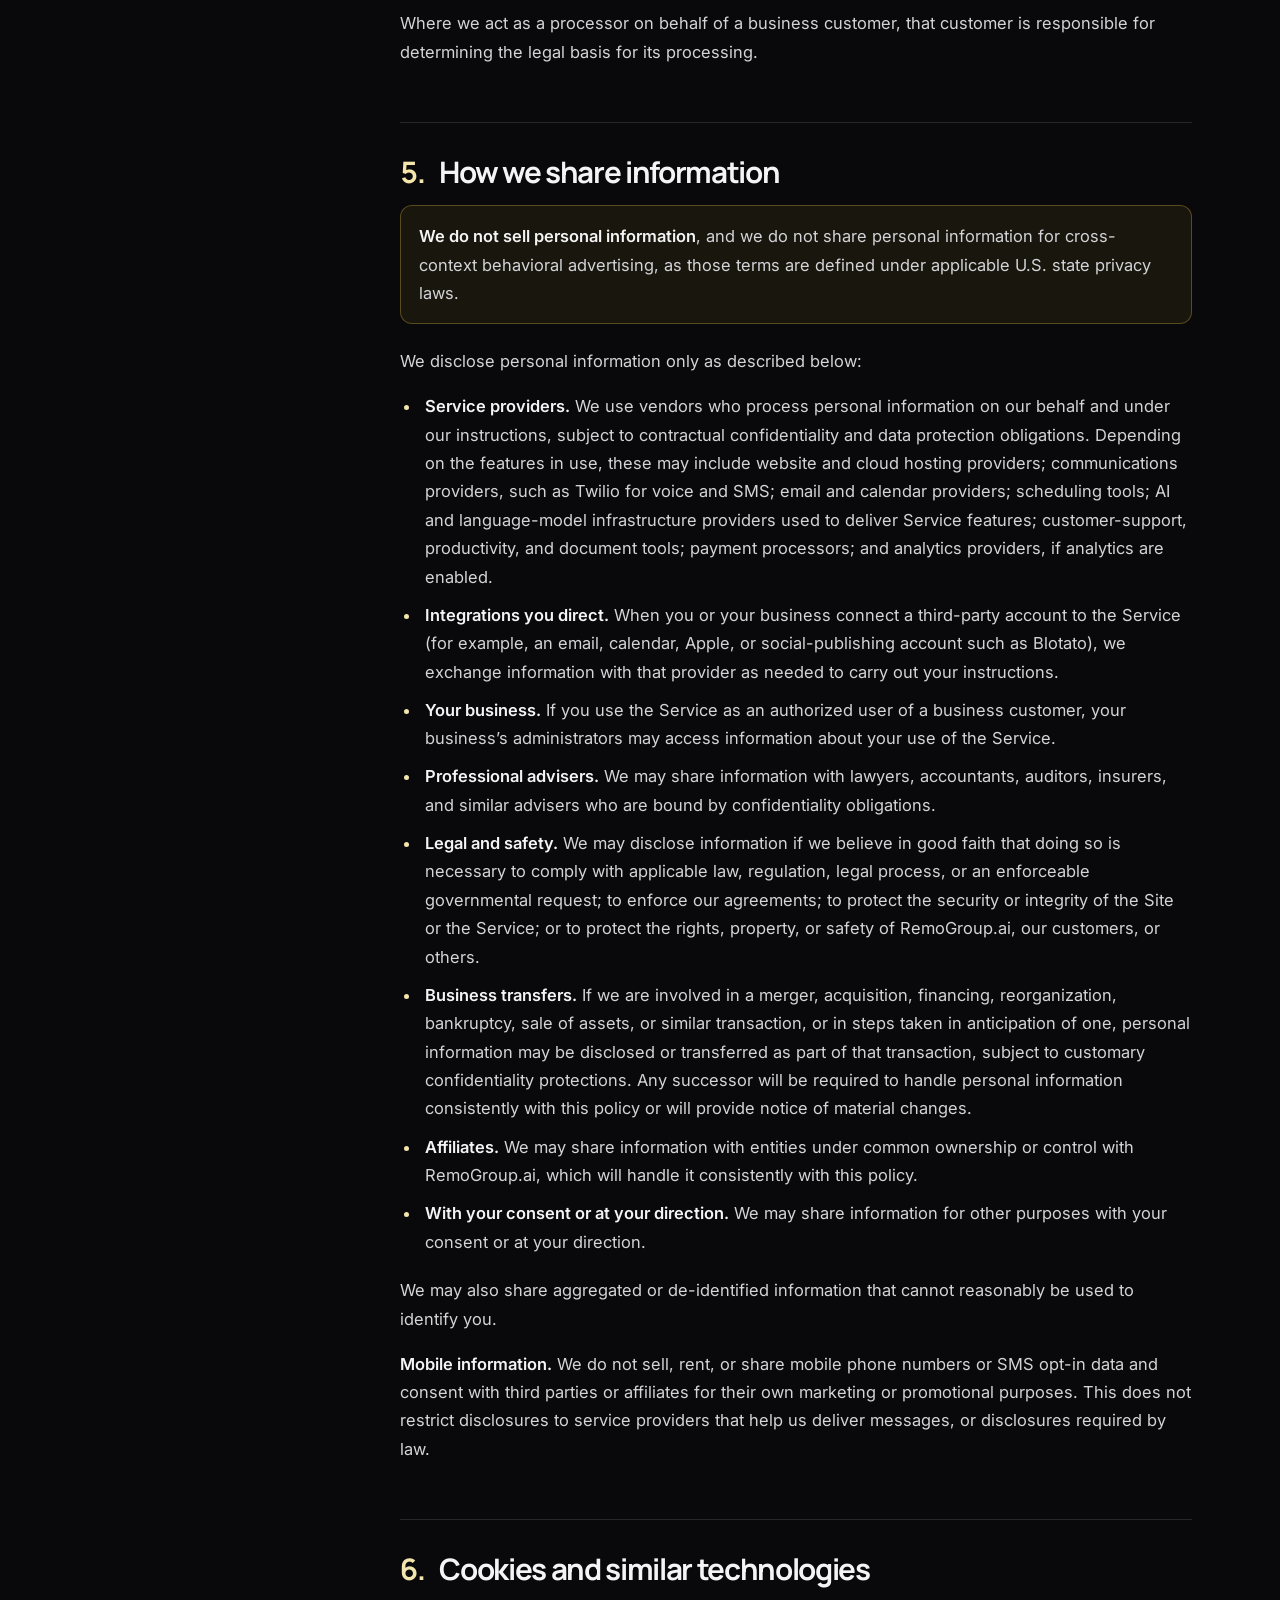
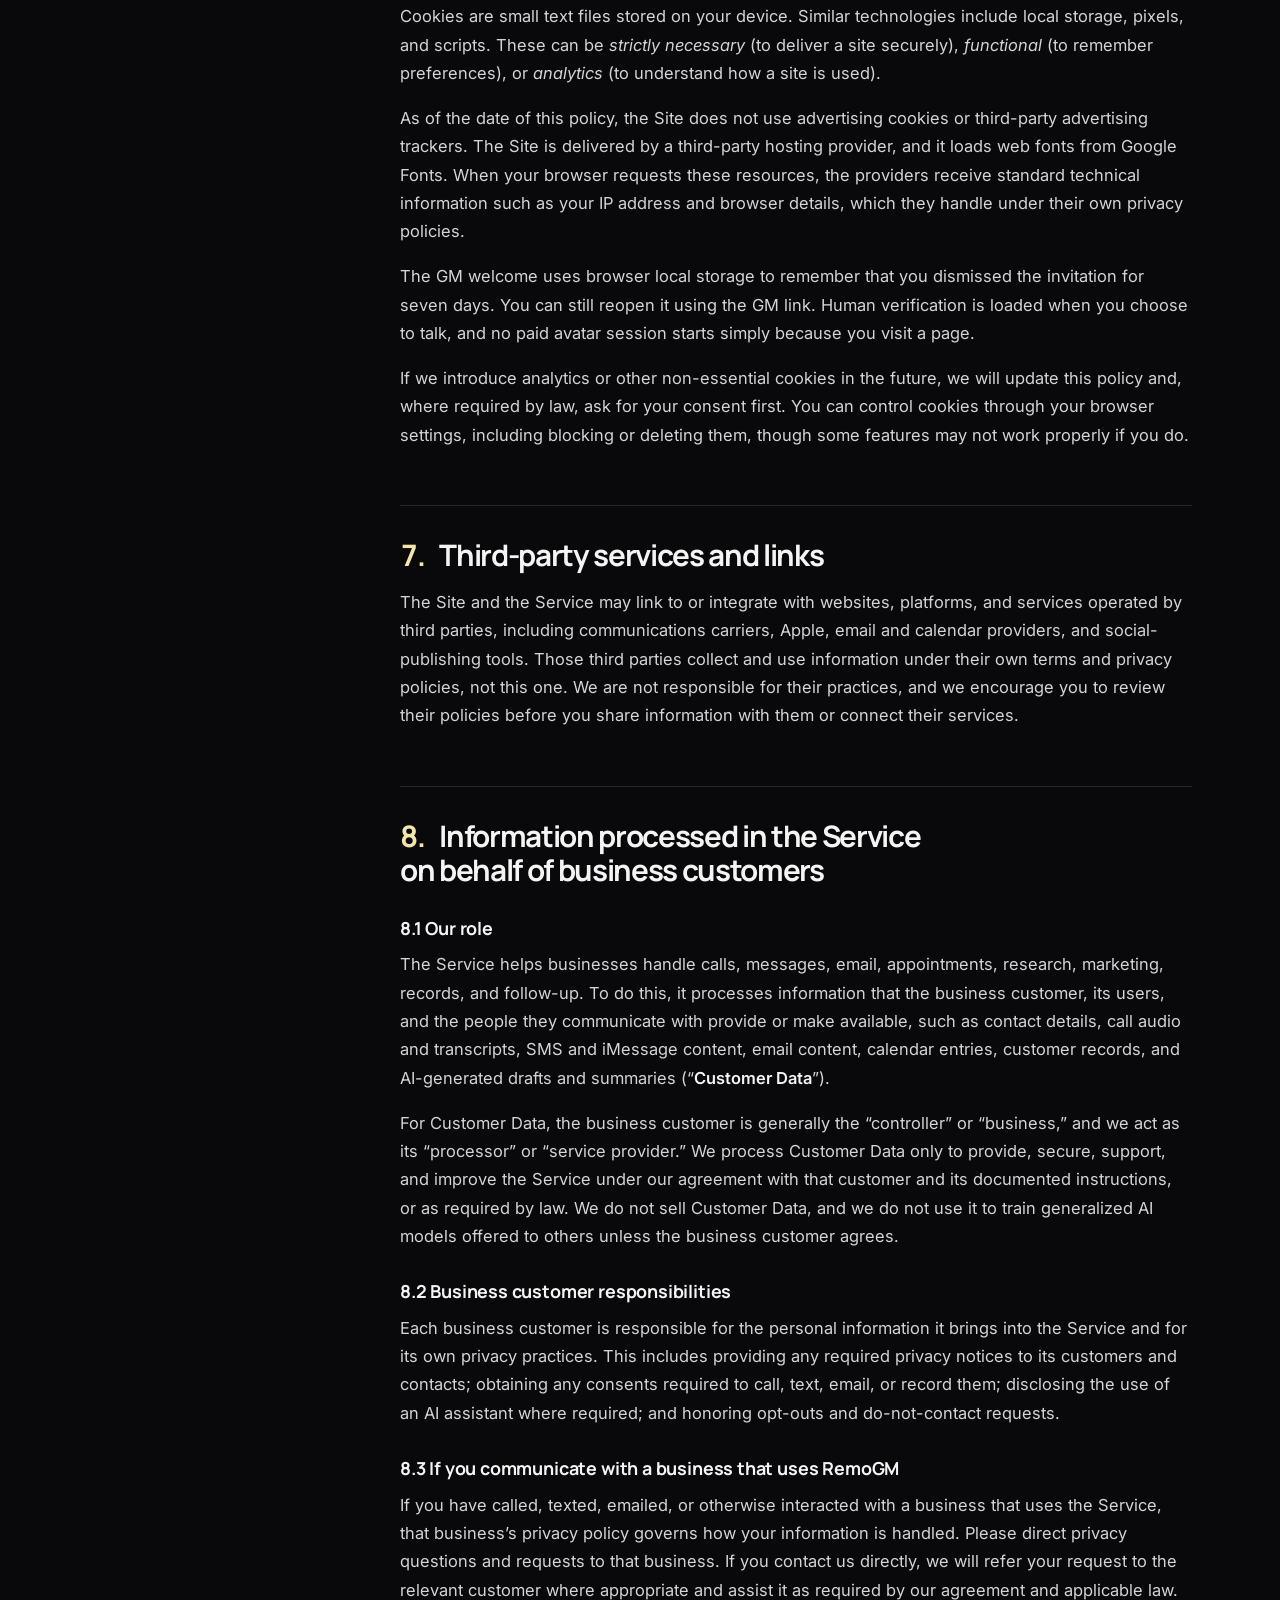
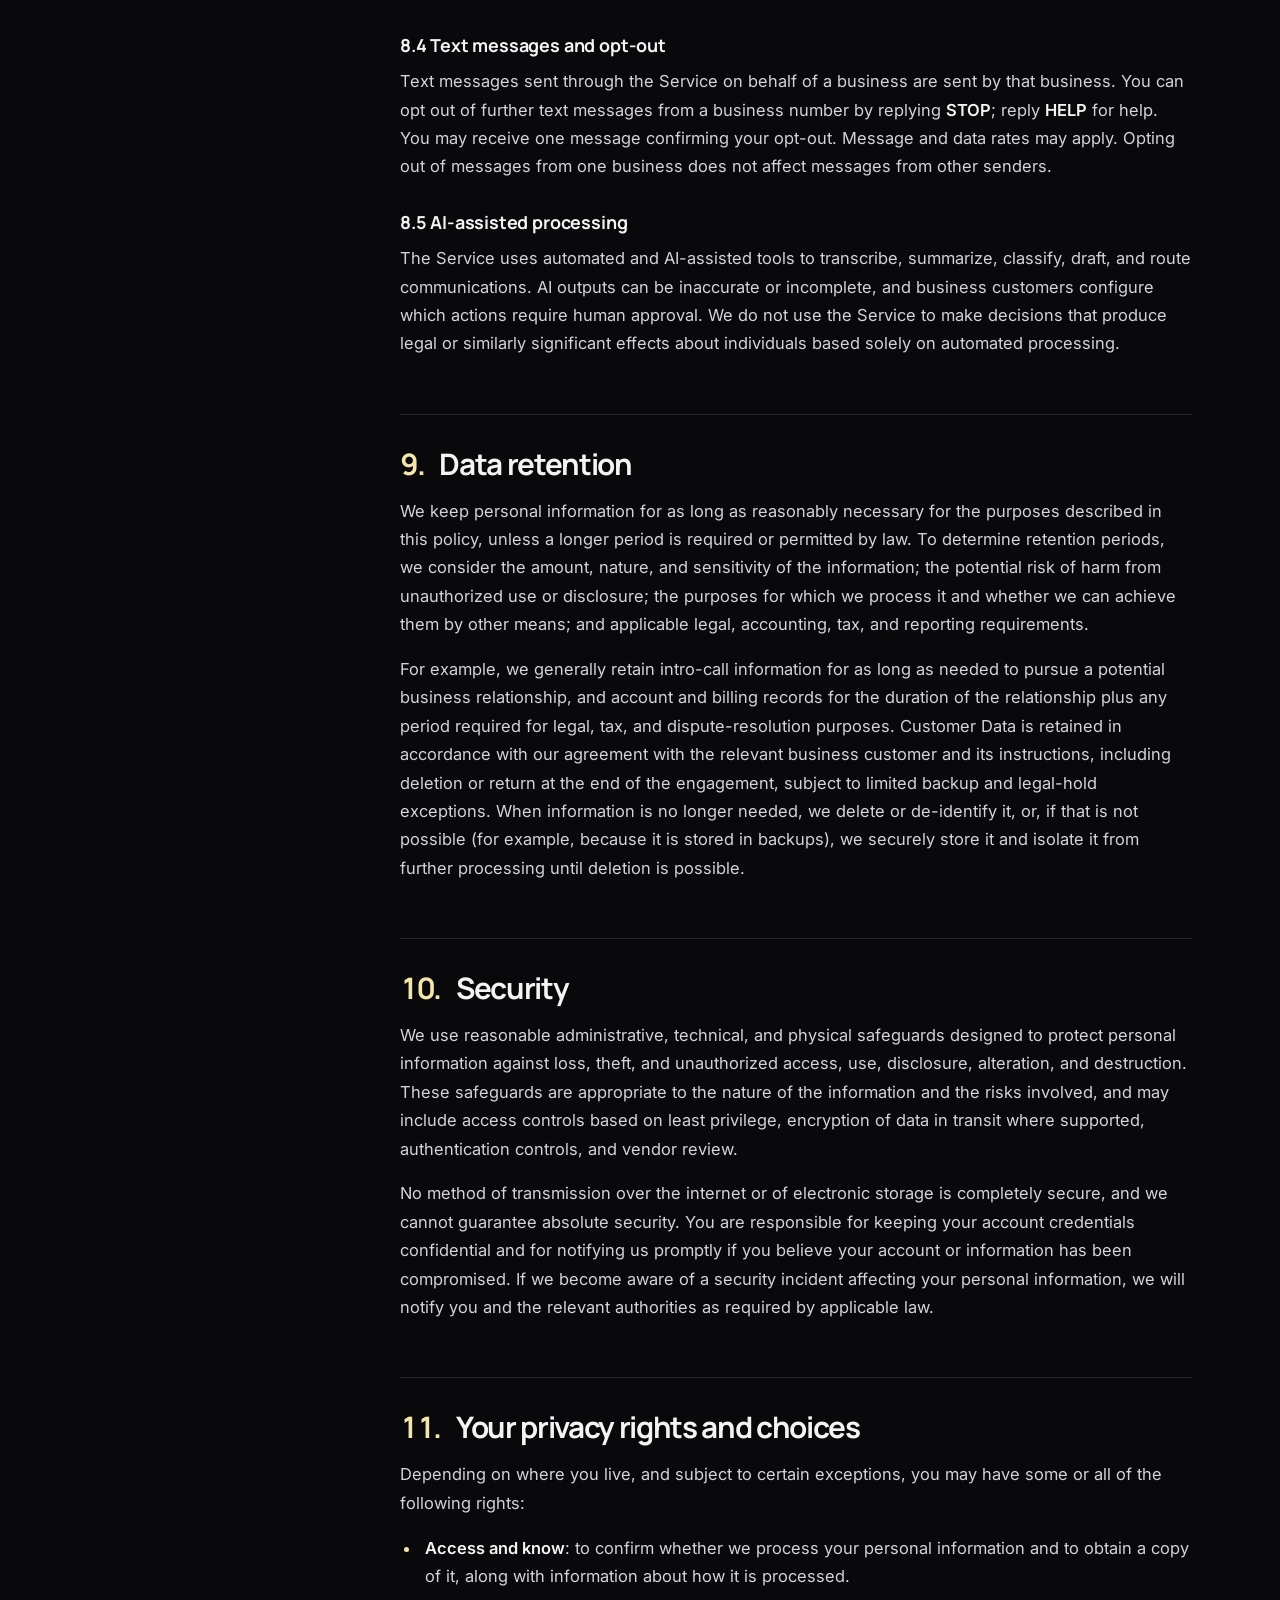
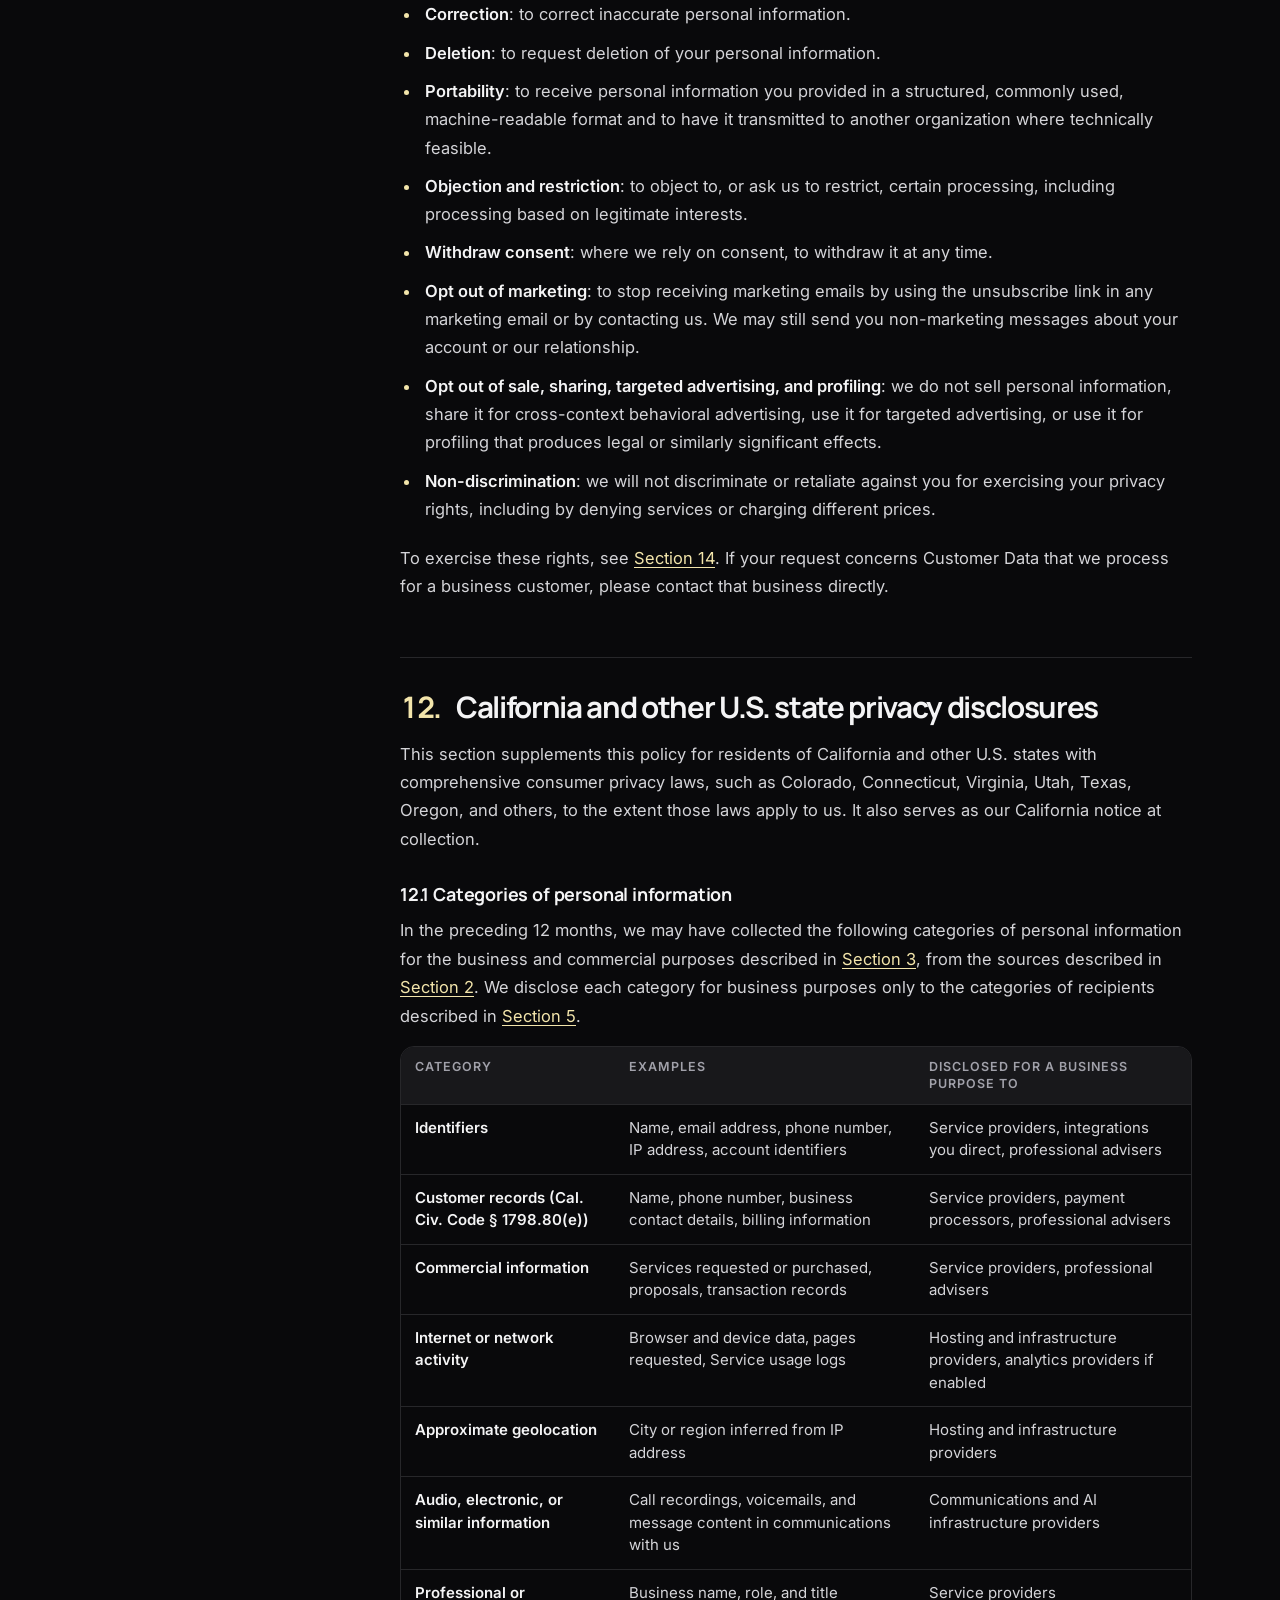
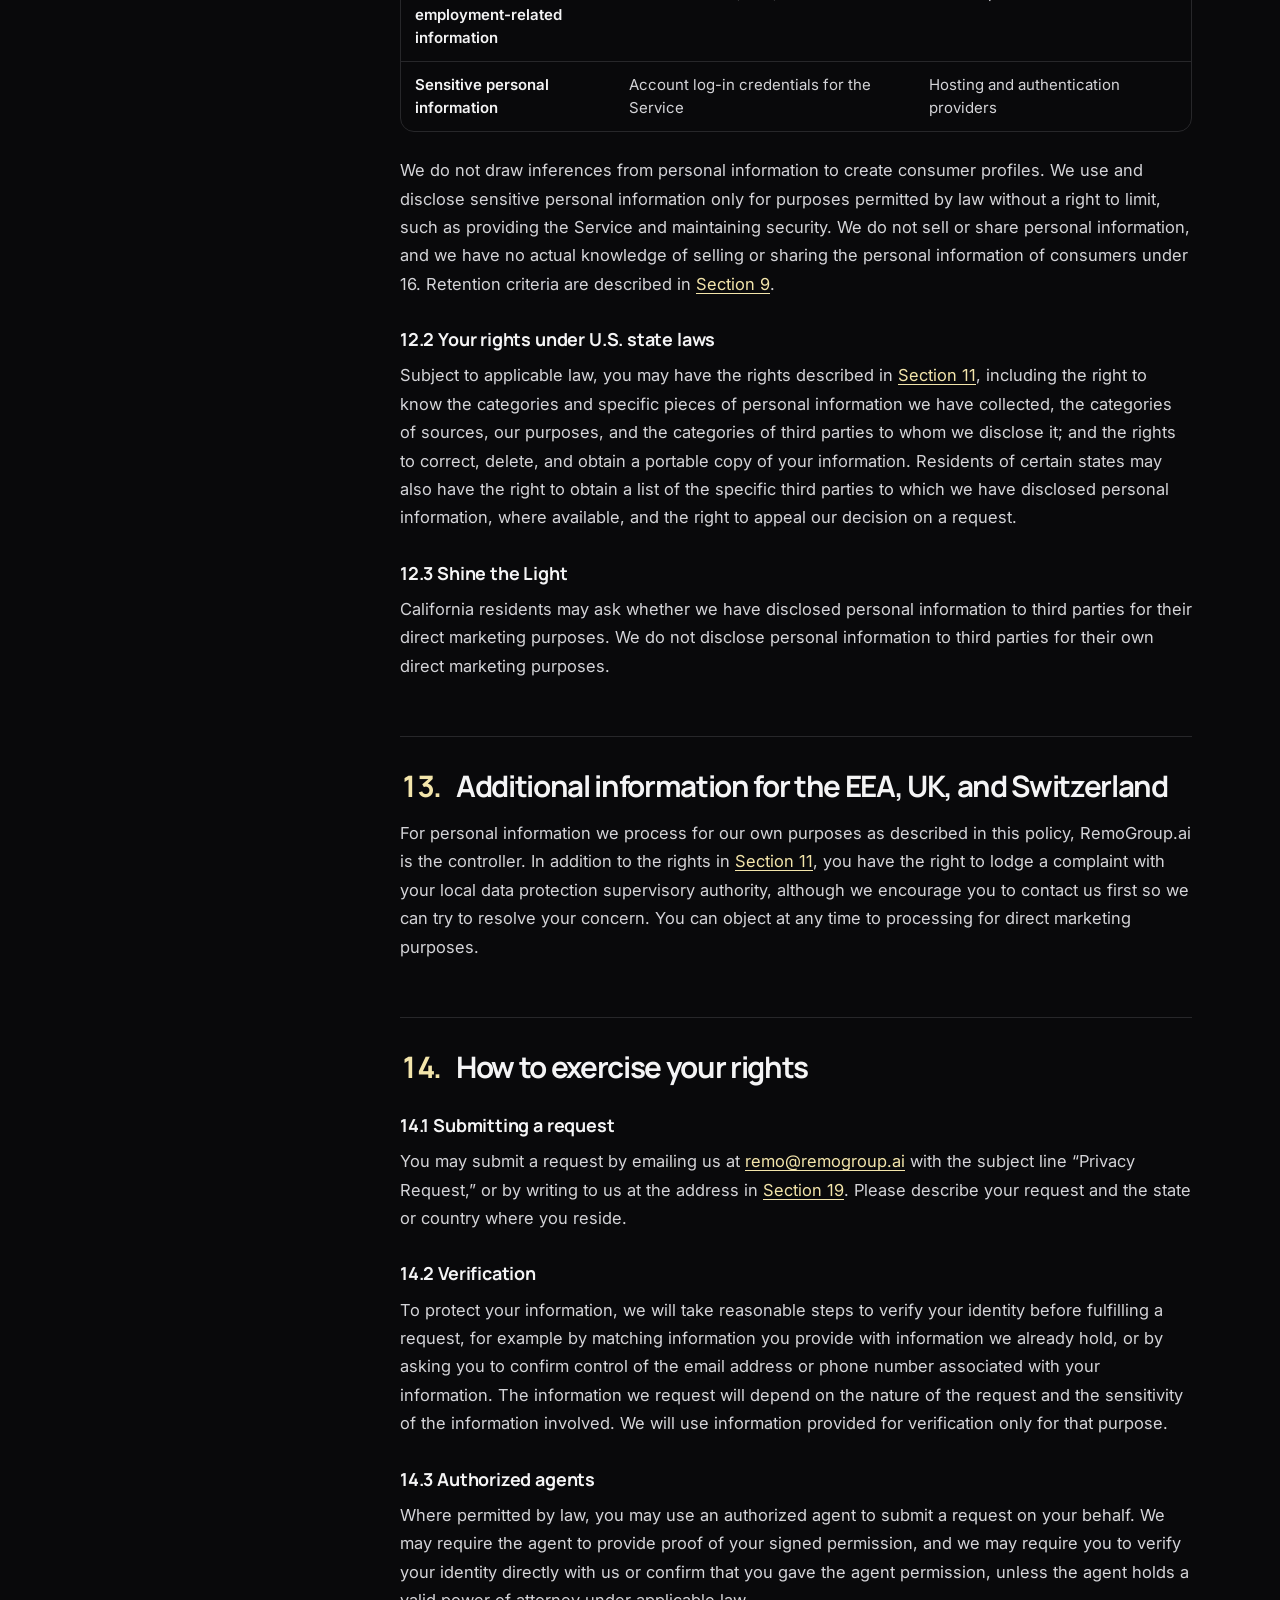
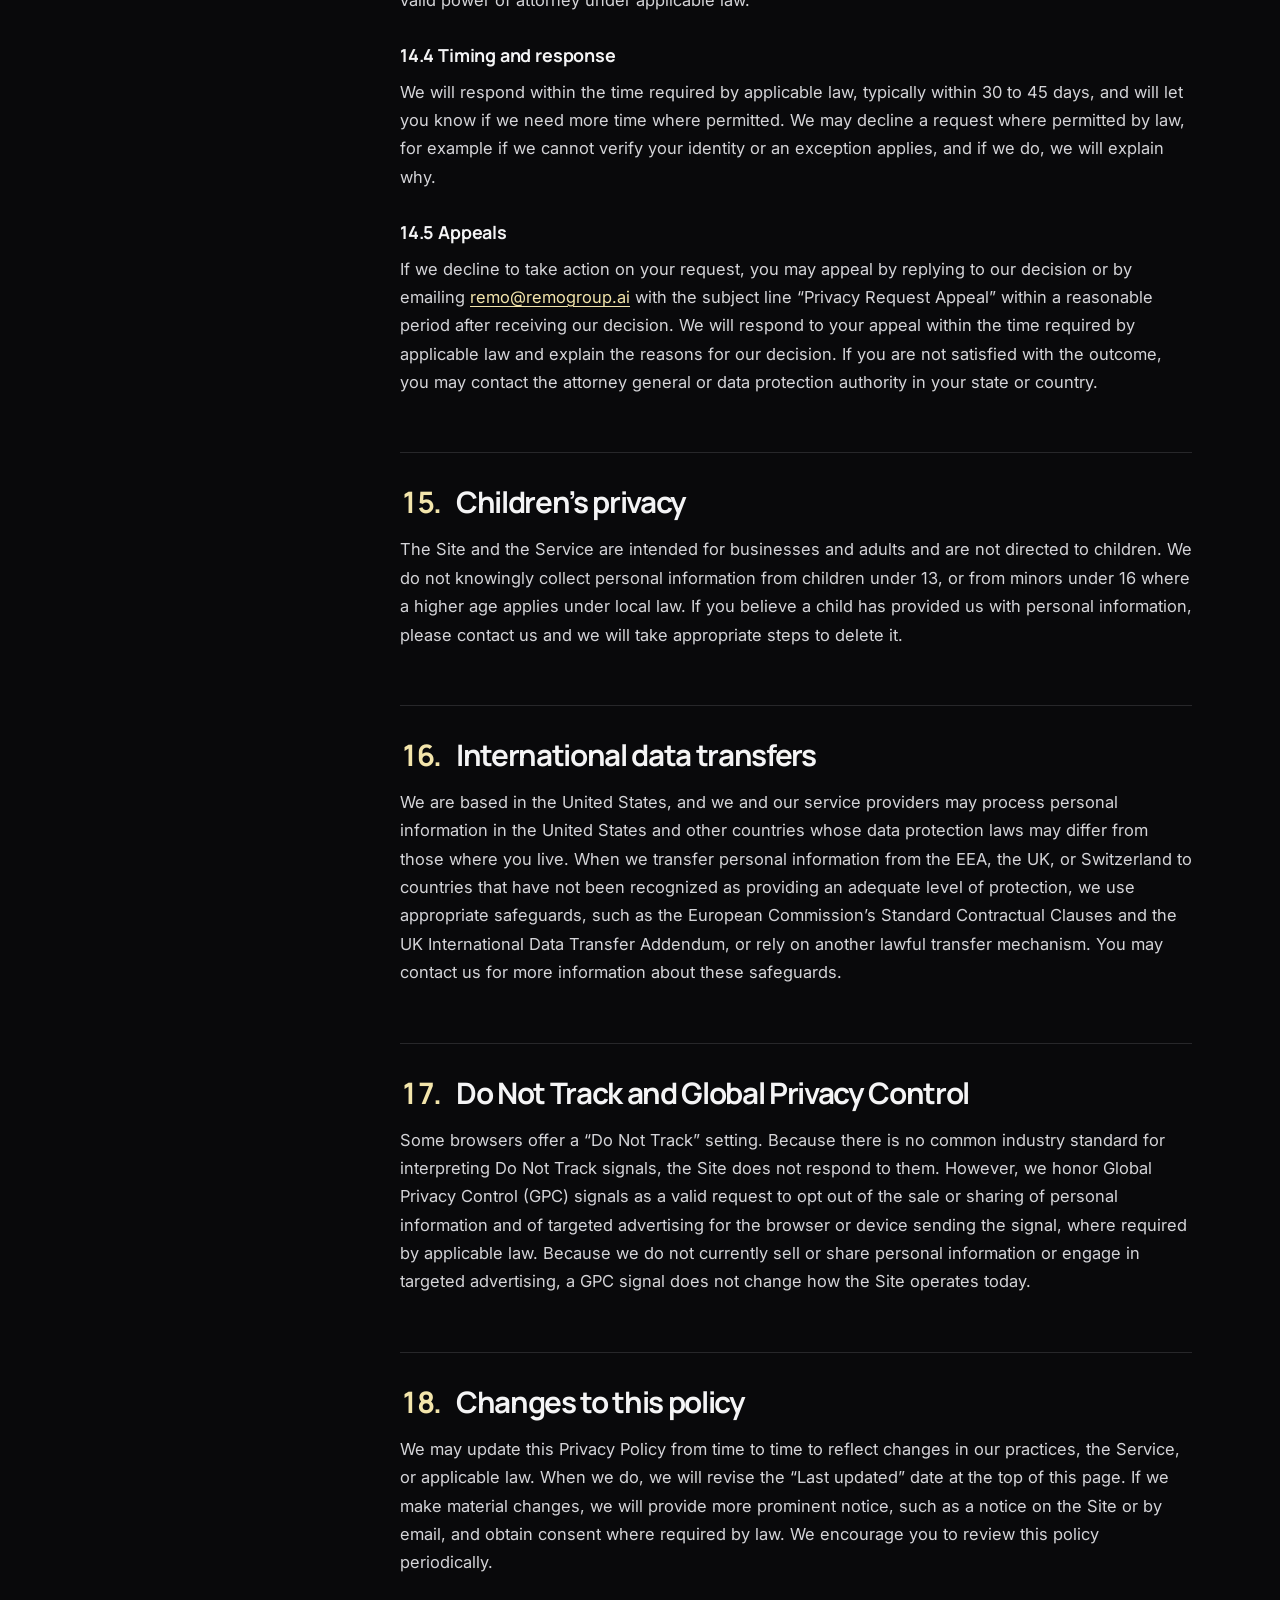
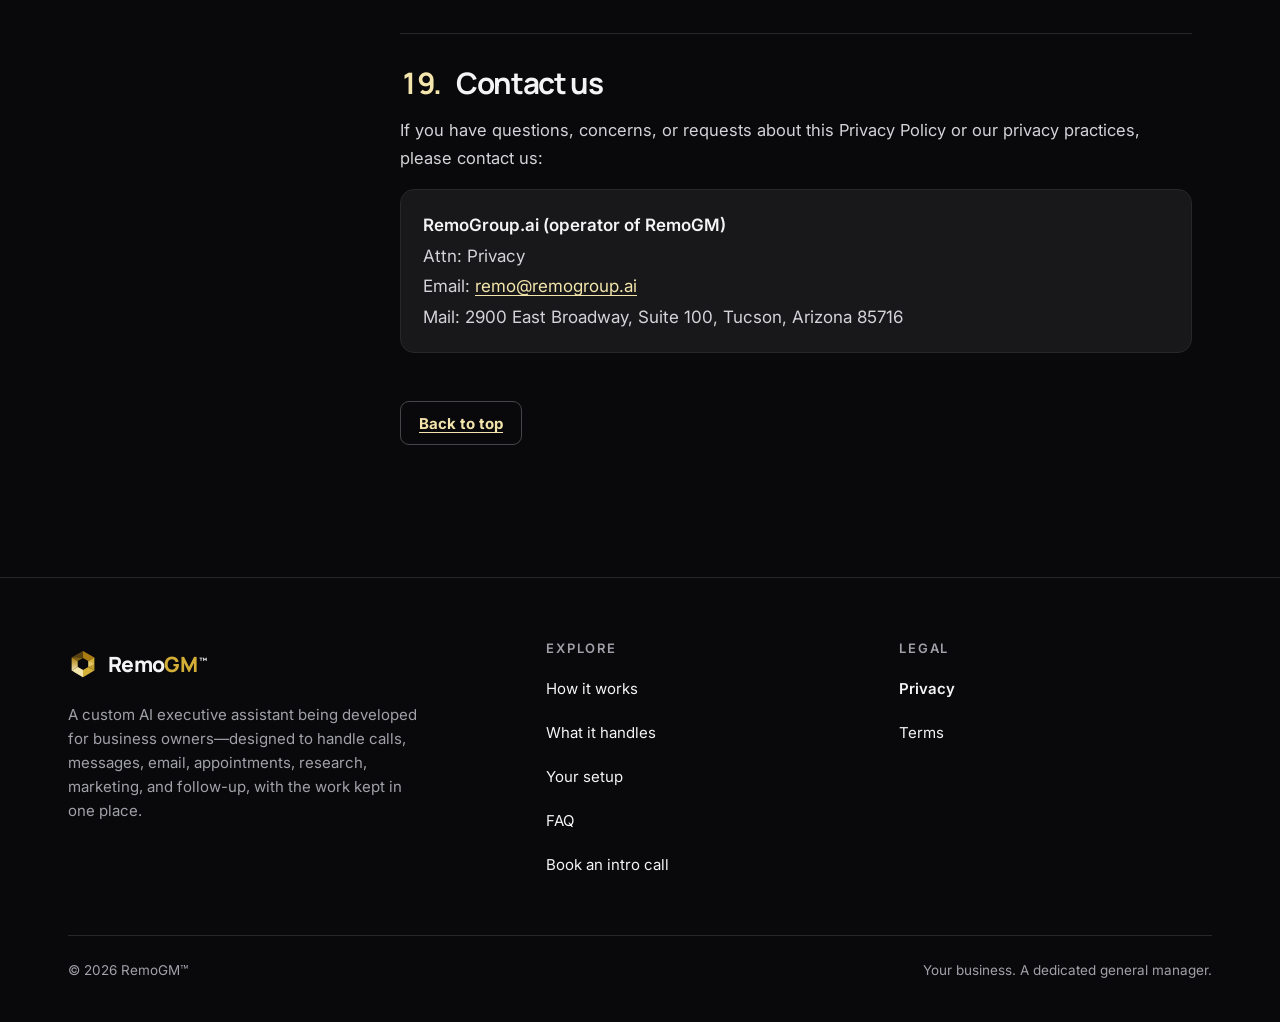
<file: privacy/index.html>
<!doctype html>
<!--
  PLACEHOLDERS TO COMPLETE BEFORE RELYING ON THIS PAGE (shown highlighted on the page):
  Have this document reviewed by qualified counsel before treating it as final.
-->
<html lang="en">
<head>
<meta charset="utf-8">
<meta name="viewport" content="width=device-width, initial-scale=1">
<link rel="icon" type="image/svg+xml" href="/favicon.svg?v=20261020-gold">
<meta name="theme-color" content="#09090B">
<link rel="preconnect" href="https://fonts.googleapis.com">
<link rel="preconnect" href="https://fonts.gstatic.com" crossorigin>
<link href="https://fonts.googleapis.com/css2?family=Manrope:wght@400;500;600;700;800&family=Inter:wght@400;500;600;700&display=swap" rel="stylesheet">
<style>
:root{
  --ink:#09090B; --ink2:#18181B; --ink3:#27272A; --line:rgba(161,161,170,.18); --line2:rgba(161,161,170,.30);
  --blue:#D4AF37; --blue-hi:#F3E5AB; --paper:#18181B; --silver:#A1A1AA; --teal:#D4AF37; --teal-ink:#D4AF37;
  --text:#F4F4F5; --muted:#A1A1AA; --ptext:#F4F4F5; --pmuted:#A1A1AA;
  --display:"Manrope","Inter",system-ui,sans-serif; --body:"Inter",system-ui,-apple-system,"Segoe UI",sans-serif;
  --serif:"Manrope","Inter",system-ui,sans-serif;
  --r:14px; --wrap:1240px;
}
*,*::before,*::after{box-sizing:border-box}
html{scroll-behavior:smooth;-webkit-text-size-adjust:100%}
@media (prefers-reduced-motion:reduce){html{scroll-behavior:auto}*,*::before,*::after{animation-duration:.001ms!important;animation-iteration-count:1!important;transition-duration:.001ms!important}}
body{margin:0;background:var(--ink);color:var(--text);font:400 17px/1.6 var(--body);-webkit-font-smoothing:antialiased;text-rendering:optimizeLegibility}
img,svg{display:block;max-width:100%}
a{color:inherit}
p{margin:0 0 1em}
h1,h2,h3,h4{font-family:var(--display);margin:0;letter-spacing:-.025em;line-height:1.04;font-weight:700;text-wrap:balance}
.wrap{max-width:var(--wrap);margin:0 auto;padding:0 clamp(20px,4vw,48px)}
.sr-only{position:absolute!important;width:1px;height:1px;padding:0;margin:-1px;overflow:hidden;clip:rect(0,0,0,0);white-space:nowrap;border:0}
.skip{position:absolute;left:12px;top:-60px;z-index:100;background:var(--paper);color:var(--ptext);padding:12px 16px;border-radius:10px;font-weight:600;text-decoration:none}
.skip:focus{top:12px}
:focus-visible{outline:3px solid var(--blue-hi);outline-offset:3px;border-radius:6px}
.light :focus-visible{outline-color:#D4AF37}
/* header */
.site-header{position:sticky;top:0;z-index:50;background:rgba(9,9,11,.86);backdrop-filter:saturate(140%) blur(10px);-webkit-backdrop-filter:saturate(140%) blur(10px);border-bottom:1px solid var(--line)}
.site-header .wrap{display:flex;align-items:center;gap:24px;min-height:68px}
.logo{display:inline-flex;align-items:center;gap:10px;text-decoration:none;font:600 21px/1 var(--display);letter-spacing:-.03em;min-height:44px}
.logo .trademark{font-size:.42em;line-height:0;vertical-align:super;margin-left:2px;letter-spacing:0;color:var(--text)}
.logo svg{width:30px;height:30px}
.logo .remo{color:var(--text)} .logo .blue{color:#D4AF37}
.light .logo .remo{color:#F4F4F5} .light .logo .blue{color:var(--blue)}
.nav{display:flex;gap:4px;margin-left:auto}
.nav a{color:var(--silver);text-decoration:none;font-size:15px;font-weight:500;padding:0 14px;min-height:44px;display:inline-flex;align-items:center;border-radius:10px}
.nav a:hover{color:var(--text);background:rgba(161,161,170,.08)}
.header-cta{margin-left:8px}
.menu-btn{display:none;margin-left:auto;width:44px;height:44px;border-radius:10px;border:1px solid var(--line2);background:transparent;color:var(--text);cursor:pointer;align-items:center;justify-content:center}
.mobile-menu{display:none}
@media (max-width:920px){
  .nav,.header-cta.desk{display:none}
  .menu-btn{display:inline-flex}
  .mobile-menu{border-top:1px solid var(--line);padding:8px 20px 20px}
  .mobile-menu[data-open=true]{display:block}
  .mobile-menu a:not(.btn){display:flex;align-items:center;min-height:48px;color:var(--text);text-decoration:none;font-size:17px;border-bottom:1px solid var(--line)}
  .mobile-menu .btn{margin-top:16px;width:100%}
}
/* buttons */
.btn{display:inline-flex;align-items:center;justify-content:center;gap:10px;min-height:48px;padding:0 22px;border-radius:999px;font:600 16px/1 var(--body);text-decoration:none;border:1px solid transparent;cursor:pointer;transition:background .2s,border-color .2s,transform .2s;white-space:nowrap}
.btn svg{width:18px;height:18px}
.btn-primary{background:linear-gradient(120deg,#F3E5AB,#D4AF37 58%,#AA7C11);color:#09090B;box-shadow:0 8px 24px -10px rgba(212,175,55,.35)}
.btn-primary:hover{background:#F3E5AB}
.btn-ghost{background:transparent;color:var(--text);border-color:var(--line2)}
.btn-ghost:hover{border-color:var(--silver)}
.btn-sm{min-height:44px;padding:0 18px;font-size:15px}
.light .btn-ghost{color:var(--ptext);border-color:rgba(212,175,55,.25)}
/* labels */
.eyebrow{display:inline-flex;align-items:center;gap:10px;font:600 12.5px/1 var(--body);letter-spacing:.16em;text-transform:uppercase;color:var(--blue-hi)}
.eyebrow::before{content:"";width:22px;height:1px;background:currentColor}
.light .eyebrow{color:#D4AF37}
.tag-illus{display:inline-flex;align-items:center;gap:7px;font:600 11.5px/1 var(--body);letter-spacing:.1em;text-transform:uppercase;color:#F3E5AB;background:rgba(212,175,55,.10);border:1px solid rgba(212,175,55,.35);padding:7px 10px;border-radius:999px;white-space:nowrap}
.tag-illus::before{content:"";width:6px;height:6px;border-radius:50%;background:#D4AF37}
.light .tag-illus{color:#F3E5AB;background:#27272A;border-color:#AA7C11}
.chip{display:inline-flex;align-items:center;gap:6px;font:600 11.5px/1 var(--body);letter-spacing:.06em;text-transform:uppercase;padding:6px 9px;border-radius:999px;border:1px solid var(--line2);color:var(--silver);white-space:nowrap}
.chip::before{content:"";width:6px;height:6px;border-radius:50%;background:currentColor;opacity:.8}
.chip[data-status=pilot]{color:var(--teal);border-color:rgba(212,175,55,.45);background:rgba(212,175,55,.07)}
.chip[data-status=planned]{color:var(--silver)}
.light .chip[data-status=planned]{color:#A1A1AA;border-color:rgba(212,175,55,.22)}
.light .chip[data-status=pilot]{color:var(--teal-ink);border-color:rgba(212,175,55,.4);background:rgba(212,175,55,.06)}
/* footer */
.site-footer{border-top:1px solid var(--line);padding:64px 0 40px;background:var(--ink)}
.foot-grid{display:grid;grid-template-columns:1.4fr 1fr 1fr;gap:40px}
.site-footer p{color:var(--muted);font-size:15px;max-width:40ch;margin-top:16px}
.site-footer h2{font:600 13px/1 var(--body);letter-spacing:.14em;text-transform:uppercase;color:var(--silver);margin-bottom:12px}
.site-footer ul{list-style:none;margin:0;padding:0}
.site-footer li a{display:inline-flex;align-items:center;min-height:44px;min-width:44px;color:var(--text);text-decoration:none;font-size:15px}
.site-footer li a:hover{text-decoration:underline}
.foot-base{margin-top:48px;padding-top:24px;border-top:1px solid var(--line);display:flex;justify-content:space-between;gap:16px;flex-wrap:wrap;color:var(--muted);font-size:13.5px}
@media (max-width:760px){.foot-grid{grid-template-columns:1fr 1fr}.foot-grid>:first-child{grid-column:1/-1}}
[hidden]{display:none!important}


/* legal pages */
.legal-hero{padding:clamp(56px,8vw,104px) 0 clamp(32px,4vw,48px);border-bottom:1px solid var(--line);background:radial-gradient(900px 420px at 15% 0%,rgba(212,175,55,.14),transparent 70%),var(--ink)}
.legal-hero h1{font-size:clamp(2.4rem,6vw,4.4rem);margin:18px 0 18px}
.legal-hero .lede{color:var(--muted);font-size:clamp(17px,1.6vw,19px);max-width:62ch;margin:0}
.meta-row{display:flex;flex-wrap:wrap;gap:10px 18px;align-items:center;margin-top:24px;color:var(--silver);font-size:14.5px}
.meta-row .dot{width:4px;height:4px;border-radius:50%;background:var(--line2)}
@media (max-width:640px){.meta-row .dot{display:none}}
.legal-body{padding:clamp(40px,6vw,72px) 0 clamp(64px,9vw,120px)}
.legal-grid{display:grid;grid-template-columns:minmax(0,1fr);gap:40px}
@media (min-width:1080px){.legal-grid{grid-template-columns:260px minmax(0,72ch);gap:72px;justify-content:start}}
.toc{border:1px solid var(--line);border-radius:var(--r);background:var(--ink2);padding:20px 20px 14px}
@media (min-width:1080px){.toc{position:sticky;top:92px;max-height:calc(100vh - 116px);overflow:auto}}
.toc h2{font:600 12.5px/1 var(--body);letter-spacing:.16em;text-transform:uppercase;color:var(--blue-hi);margin:0 0 12px}
.toc ol{list-style:none;margin:0;padding:0}
.toc li a{display:flex;gap:10px;padding:7px 0;color:var(--silver);text-decoration:none;font-size:14.5px;line-height:1.35;border-radius:6px}
.toc li a span{color:var(--muted);opacity:1;min-width:1.6em;font-variant-numeric:tabular-nums}
.toc li a:hover{color:var(--text)}
.toc li a[aria-current=true]{color:var(--text)}
@media (max-width:1079px){.toc ol{columns:2;column-gap:32px}.toc li{break-inside:avoid}}
@media (max-width:640px){.toc ol{columns:1}}
.prose{max-width:72ch;min-width:0;overflow-wrap:break-word}
.prose section{scroll-margin-top:92px}
.prose h2{font-size:clamp(1.45rem,2.4vw,1.85rem);line-height:1.15;margin:56px 0 16px;padding-top:32px;border-top:1px solid var(--line)}
.prose section:first-of-type h2{margin-top:0;padding-top:0;border-top:0}
.prose .callout + section h2{margin-top:40px}
.prose h2 .n{color:var(--blue-hi);margin-right:.35em;font-variant-numeric:tabular-nums}
.prose h3{font-size:1.12rem;line-height:1.3;letter-spacing:-.01em;margin:30px 0 10px;color:var(--text)}
.prose p,.prose li{color:#D4D4D8;font-size:16.5px;line-height:1.72}
.prose strong{color:var(--text);font-weight:600}
.prose ul{margin:0 0 1.2em;padding-left:1.25em}
.prose li{margin:0 0 .6em;padding-left:.2em}
.prose li::marker{color:var(--blue-hi)}
.prose a{color:var(--blue-hi);text-decoration:underline;text-underline-offset:3px;text-decoration-thickness:1px}
.prose a:hover{color:#F3E5AB}
.prose .caps{font-size:14.5px;line-height:1.7;letter-spacing:.01em;color:#D4D4D8}
.callout{border:1px solid rgba(212,175,55,.35);background:rgba(212,175,55,.08);border-radius:12px;padding:16px 18px;margin:0 0 1.4em}
.callout p{margin:0}
.contact-card{font-style:normal;border:1px solid var(--line);background:var(--ink2);border-radius:var(--r);padding:20px 22px;color:#D4D4D8;line-height:1.8}
mark.ph{background:rgba(212,175,55,.14);color:#F3E5AB;border:1px dashed rgba(212,175,55,.7);border-radius:5px;padding:0 .3em;font-weight:600;box-decoration-break:clone;-webkit-box-decoration-break:clone}
.table-wrap{margin:8px 0 1.4em;border:1px solid var(--line);border-radius:var(--r);overflow:hidden}
.prose table{width:100%;border-collapse:collapse;font-size:15px}
.prose th,.prose td{text-align:left;vertical-align:top;padding:12px 14px;border-bottom:1px solid var(--line);color:#D4D4D8;line-height:1.5}
.prose th{background:var(--ink2);color:var(--silver);font:600 12.5px/1.3 var(--body);letter-spacing:.08em;text-transform:uppercase}
.prose td:first-child{color:var(--text);font-weight:600}
.prose tr:last-child td{border-bottom:0}
@media (max-width:640px){
  .prose thead{position:absolute;width:1px;height:1px;overflow:hidden;clip:rect(0,0,0,0)}
  .prose table,.prose tbody,.prose tr,.prose td{display:block;width:100%}
  .prose tr{border-bottom:1px solid var(--line);padding:6px 0}
  .prose tr:last-child{border-bottom:0}
  .prose td{border:0;padding:6px 16px}
  .prose td::before{content:attr(data-label);display:block;font:600 11.5px/1.4 var(--body);letter-spacing:.1em;text-transform:uppercase;color:var(--silver);margin-bottom:2px}
}
.back-top{margin-top:48px}
</style>
<title>Privacy Policy | RemoGM™</title>
<meta name="description" content="How RemoGM, operated by RemoGroup.ai, collects, uses, shares, and protects personal information, and the privacy rights and choices available to you.">
<link rel="canonical" href="https://remogm.com/privacy">
<meta property="og:type" content="website">
<meta property="og:site_name" content="RemoGM™">
<meta property="og:url" content="https://remogm.com/privacy">
<meta property="og:title" content="Privacy Policy | RemoGM™">
<meta property="og:description" content="How RemoGM, operated by RemoGroup.ai, collects, uses, shares, and protects personal information, and the privacy rights and choices available to you.">
<link rel="stylesheet" href="/black-gold.css?v=20261020-cta">
<link rel="stylesheet" href="/welcome-gm.css?v=20261021-1">
<script src="/welcome-gm.js?v=20261021-1" defer></script>
</head>
<body id="top">
<svg width="0" height="0" style="position:absolute" aria-hidden="true" focusable="false">
  <defs>
    <linearGradient id="rbLeft" x1="0" y1="0" x2="0" y2="1"><stop offset="0" stop-color="#AA7C11"/><stop offset="1" stop-color="#F3E5AB"/></linearGradient>
    <linearGradient id="wireGrad" x1="0" y1="0" x2="1" y2="0"><stop offset="0" stop-color="#D4AF37"/><stop offset="1" stop-color="#F3E5AB"/></linearGradient>
  </defs>
  <symbol id="rb-mark" viewBox="0 0 64 64">
    <path d="M7.75 18 32 4 32 19 20.74 25.5Z" fill="#806015"/>
    <path d="M32 4 56.25 18 43.26 25.5 32 19Z" fill="#AA7C11"/>
    <path d="M56.25 18 56.25 46 43.26 38.5 43.26 25.5Z" fill="#D4AF37"/>
    <path d="M56.25 46 32 60 32 45 43.26 38.5Z" fill="#D4AF37"/>
    <path d="M32 60 7.75 46 20.74 38.5 32 45Z" fill="#F3E5AB"/>
    <path d="M7.75 46 7.75 18 20.74 25.5 20.74 38.5Z" fill="url(#rbLeft)"/>
    <path d="M7.75 18 32 4 32 19Z" fill="#09090B" opacity=".35"/>
    <path d="M43.26 25.5 56.25 32 43.26 38.5Z" fill="#F3E5AB" opacity=".45"/>
    <path d="M20.74 38.5 32 45 32 60 13 49Z" fill="#F3E5AB" opacity=".45"/>
    <path d="M56.25 46 43.26 38.5 56.25 32Z" fill="#806015" opacity=".25"/>
  </symbol>
</svg>

<a class="skip" href="#main">Skip to content</a>
<header class="site-header">
  <div class="wrap">
    <a class="logo" href="/#top" aria-label="RemoGM™ home"><svg aria-hidden="true" viewBox="0 0 64 64"><use href="#rb-mark"/></svg><span><span class="remo">Remo</span><span class="blue">GM</span><sup class="trademark">™</sup></span></a>
    <nav class="nav" aria-label="Primary">
      <a href="/#how">How it works</a>
      <a href="/#handles">What it handles</a>
      <a href="/#setup">Your setup</a>
      <a href="/#faq">FAQ</a>
    </nav>
    <a class="btn btn-primary btn-sm header-cta desk" href="/book.html">Book an intro call</a>
    <button class="menu-btn" id="menuBtn" type="button" aria-label="Menu" aria-expanded="false" aria-controls="mobileMenu"><svg width="20" height="20" viewBox="0 0 24 24" fill="none" stroke="currentColor" stroke-width="2" stroke-linecap="round" aria-hidden="true"><path d="M4 7h16M4 12h16M4 17h16"/></svg></button>
  </div>
  <nav class="mobile-menu" id="mobileMenu" data-open="false" aria-label="Mobile">
    <a href="/#how">How it works</a>
    <a href="/#handles">What it handles</a>
    <a href="/#setup">Your setup</a>
    <a href="/#faq">FAQ</a>
    <a class="btn btn-primary" href="/book.html">Book an intro call</a>
  </nav>
</header>

<main id="main">
<section class="legal-hero" aria-labelledby="page-h">
  <div class="wrap">
    <span class="eyebrow">Legal</span>
    <h1 id="page-h">Privacy Policy</h1>
    <p class="lede">This policy explains what personal information we collect through the RemoGM website and service, how we use and share it, and the choices and rights you have.</p>
    <p class="meta-row"><span>Last updated: <time datetime="2026-10-20">October 20, 2026</time></span><span class="dot" aria-hidden="true"></span><span>RemoGM is owned and operated by RemoGroup.ai, a limited liability company organized under the laws of the State of Arizona.</span></p>
  </div>
</section>
<div class="legal-body">
  <div class="wrap legal-grid">
    <nav class="toc" aria-labelledby="toc-h">
      <h2 id="toc-h">On this page</h2>
      <ol>
      <li><a href="#scope"><span>1.</span>Who we are and scope of this policy</a></li>
      <li><a href="#information-we-collect"><span>2.</span>Information we collect</a></li>
      <li><a href="#how-we-use"><span>3.</span>How we use information</a></li>
      <li><a href="#legal-bases"><span>4.</span>Legal bases for processing (EEA, UK, and Switzerland)</a></li>
      <li><a href="#sharing"><span>5.</span>How we share information</a></li>
      <li><a href="#cookies"><span>6.</span>Cookies and similar technologies</a></li>
      <li><a href="#third-party"><span>7.</span>Third-party services and links</a></li>
      <li><a href="#service-data"><span>8.</span>Information processed in the Service on behalf of business customers</a></li>
      <li><a href="#retention"><span>9.</span>Data retention</a></li>
      <li><a href="#security"><span>10.</span>Security</a></li>
      <li><a href="#your-rights"><span>11.</span>Your privacy rights and choices</a></li>
      <li><a href="#us-state-rights"><span>12.</span>California and other U.S. state privacy disclosures</a></li>
      <li><a href="#eea-uk"><span>13.</span>Additional information for the EEA, UK, and Switzerland</a></li>
      <li><a href="#exercising-rights"><span>14.</span>How to exercise your rights</a></li>
      <li><a href="#children"><span>15.</span>Children’s privacy</a></li>
      <li><a href="#international-transfers"><span>16.</span>International data transfers</a></li>
      <li><a href="#dnt-gpc"><span>17.</span>Do Not Track and Global Privacy Control</a></li>
      <li><a href="#changes"><span>18.</span>Changes to this policy</a></li>
      <li><a href="#contact"><span>19.</span>Contact us</a></li>
      </ol>
    </nav>
    <article class="prose" aria-labelledby="page-h">
<section id="scope" aria-labelledby="scope-h">
<h2 id="scope-h"><span class="n">1.</span> Who we are and scope of this policy</h2>
<p>RemoGM is owned and operated by RemoGroup.ai, a limited liability company organized under the laws of the State of Arizona (“<strong>RemoGroup.ai</strong>,” “<strong>we</strong>,” “<strong>us</strong>,” or “<strong>our</strong>”). This Privacy Policy explains how we collect, use, disclose, retain, and protect personal information, and the choices and rights available to you.</p>
<p>This policy applies to personal information we process:</p>
<ul>
<li>when you visit or interact with our website at remogm.com and any related pages that link to this policy (the “<strong>Site</strong>”);</li>
<li>when you request an intro call, contact us, or otherwise communicate with us;</li>
<li>when you participate in a pilot, evaluation, or other relationship with us as a prospective or current business customer, or as a representative of one; and</li>
<li>when we market our products and services to businesses.</li>
</ul>
<p>RemoGM is a managed AI executive assistant designed for businesses (the “<strong>Service</strong>”). When we process information <em>within</em> the Service on behalf of a business customer, such as the customer’s own contacts, call and message content, email, calendar entries, and records, we generally act as a service provider or processor to that business. <a href="#service-data">Section 8</a> explains how that works and how it differs from the rest of this policy.</p>
<p>This policy does not apply to the practices of third parties that we do not own or control, including third-party websites, apps, or services you access through links on the Site or connect to the Service. Use of the Site and the Service is also governed by our <a href="/terms">Terms of Service</a>.</p>
</section>

<section id="information-we-collect" aria-labelledby="collect-h">
<h2 id="collect-h"><span class="n">2.</span> Information we collect</h2>
<p>The information we collect depends on how you interact with us. We aim to collect only what is reasonably necessary for the purposes described in this policy.</p>
<h3>2.1 Information you provide to us</h3>
<ul>
<li><strong>Intro-call and contact requests.</strong> When you request an intro call or contact us, we may collect your name, business name, role or title, business email address, phone number, website, industry, the workflows and tools you describe, your preferred times, and any other details you choose to share.</li>
<li><strong>Scheduling and meetings.</strong> If you book or attend a call, we may collect scheduling details, meeting attendance, and notes we take about your needs. We will tell you in advance if a meeting will be recorded or transcribed, and we will do so only where permitted by law.</li>
<li><strong>Customer account and onboarding information.</strong> If your business becomes a pilot participant or customer, we may collect account administrator details, authorized user information, business configuration preferences, approval rules, brand-voice guidance, escalation contacts, and information needed to set up phone numbers, messaging registrations, and connected accounts.</li>
<li><strong>Billing and transaction information.</strong> If you purchase services from us, we may collect billing contact details, invoicing records, and payment-related information. Where payments are handled by a payment processor, full payment card details are collected and stored by that processor rather than by us.</li>
<li><strong>Communications and feedback.</strong> We collect the content of emails, messages, calls, survey responses, support requests, and feedback you send to us, along with related metadata.</li>
</ul>
<h3>Interactive GM introductions</h3>
<p>If you choose to start a public AI general-manager conversation, your spoken or typed questions are processed through ElevenLabs, HeyGen LiveAvatar, and their real-time media infrastructure to produce responses, captions, and avatar video. Microphone access is optional and requested only when you choose to use it; the public introduction does not request your camera. Please do not share passwords, financial account details, customer records, or other sensitive information.</p>
<p>We use Cloudflare Turnstile to check requests before starting a live session. RemoGM keeps limited session accounting and a keyed hash of the network address to enforce usage limits and prevent abuse. Ended session accounting is scheduled for deletion after two days. Conversation data handled by the AI and media providers is subject to the configured provider retention settings and their privacy practices. This public introduction does not connect to a customer's private RemoGM workspace.</p>
<h3>2.2 Information collected automatically</h3>
<p>When you visit the Site, certain information is collected automatically by us or by the providers that host and deliver it, including:</p>
<ul>
<li><strong>Device and connection data</strong>, such as IP address, browser type and version, operating system, device type, language preference, and referring URL.</li>
<li><strong>Log and usage data</strong>, such as the pages you request, the date and time of each request, response codes, and the approximate location that can be inferred from an IP address (for example, city or region, but not precise geolocation).</li>
<li><strong>Service usage data.</strong> When authorized users access the Service, we collect information about how the Service is used, such as feature interactions, configuration changes, timestamps, error reports, and performance diagnostics, which we use to operate, secure, and improve the Service.</li>
</ul>
<p>See <a href="#cookies">Section 6</a> for information about cookies and similar technologies.</p>
<h3>2.3 Information from third parties</h3>
<ul>
<li><strong>Your business or colleagues</strong>, for example when an administrator adds you as an authorized user or names you as an escalation contact.</li>
<li><strong>Service providers and integrations</strong>, such as scheduling tools, communications providers, and accounts you or your business choose to connect to the Service, consistent with the permissions granted.</li>
<li><strong>Publicly available sources</strong>, such as business websites, professional directories, and public business profiles, which we may use to understand a prospective customer’s business.</li>
<li><strong>Referral partners and contacts</strong> who introduce you to us, where they are permitted to share your information.</li>
</ul>
<p>We do not ask for, and you should not provide, passwords, payment card numbers, government identification numbers, health information, or your customers’ personal information when requesting an intro call.</p>
</section>

<section id="how-we-use" aria-labelledby="use-h">
<h2 id="use-h"><span class="n">3.</span> How we use information</h2>
<p>We use personal information for the following purposes:</p>
<ul>
<li><strong>Responding to requests</strong>: to evaluate and respond to intro-call requests and inquiries, schedule and conduct meetings, and prepare proposals.</li>
<li><strong>Providing the Service</strong>: to set up, configure, operate, maintain, and support the Service and pilot programs, including onboarding, account administration, phone number and messaging registration, and connected-account integrations.</li>
<li><strong>Communicating with you</strong>: to send administrative and transactional messages, such as confirmations, service notices, security alerts, and changes to our terms or policies.</li>
<li><strong>Improving our offerings</strong>: to understand how the Site and the Service are used, diagnose problems, measure performance, and develop new features. Where practical, we use aggregated or de-identified information for this purpose.</li>
<li><strong>Marketing</strong>: to send business-relevant updates about RemoGM where permitted by law. You can opt out at any time (see <a href="#your-rights">Section 11</a>).</li>
<li><strong>Safety, security, and integrity</strong>: to detect, investigate, and prevent fraud, abuse, spam, security incidents, and violations of our Terms of Service.</li>
<li><strong>Legal and compliance</strong>: to comply with applicable laws, regulations, legal process, and carrier or platform requirements; to enforce our agreements; and to establish, exercise, or defend legal claims.</li>
<li><strong>Business operations</strong>: for accounting, auditing, record keeping, and corporate transactions, as described in <a href="#sharing">Section 5</a>.</li>
<li><strong>With your consent</strong>: for any other purpose disclosed to you at the time we collect the information or with your consent.</li>
</ul>
<p>If we maintain de-identified information, we will maintain and use it in de-identified form and will not attempt to re-identify it, except as permitted by law.</p>
</section>

<section id="legal-bases" aria-labelledby="bases-h">
<h2 id="bases-h"><span class="n">4.</span> Legal bases for processing (EEA, UK, and Switzerland)</h2>
<p>If you are located in the European Economic Area, the United Kingdom, or Switzerland, data protection law requires us to have a legal basis for processing your personal information. Depending on the context, we rely on:</p>
<ul>
<li><strong>Performance of a contract</strong>, where processing is necessary to enter into or perform a contract with you or the business you represent, such as preparing a proposal or providing the Service.</li>
<li><strong>Legitimate interests</strong>, where processing is necessary for our legitimate interests or those of a third party and those interests are not overridden by your rights and interests. These include responding to inquiries, operating and securing the Site and the Service, improving our offerings, business-to-business marketing, and preventing fraud and abuse.</li>
<li><strong>Consent</strong>, where we ask for it, such as for certain marketing communications or optional cookies. You may withdraw consent at any time without affecting the lawfulness of processing before withdrawal.</li>
<li><strong>Legal obligation</strong>, where processing is necessary to comply with a law to which we are subject.</li>
</ul>
<p>Where we act as a processor on behalf of a business customer, that customer is responsible for determining the legal basis for its processing.</p>
</section>

<section id="sharing" aria-labelledby="share-h">
<h2 id="share-h"><span class="n">5.</span> How we share information</h2>
<p class="callout"><strong>We do not sell personal information</strong>, and we do not share personal information for cross-context behavioral advertising, as those terms are defined under applicable U.S. state privacy laws.</p>
<p>We disclose personal information only as described below:</p>
<ul>
<li><strong>Service providers.</strong> We use vendors who process personal information on our behalf and under our instructions, subject to contractual confidentiality and data protection obligations. Depending on the features in use, these may include website and cloud hosting providers; communications providers, such as Twilio for voice and SMS; email and calendar providers; scheduling tools; AI and language-model infrastructure providers used to deliver Service features; customer-support, productivity, and document tools; payment processors; and analytics providers, if analytics are enabled.</li>
<li><strong>Integrations you direct.</strong> When you or your business connect a third-party account to the Service (for example, an email, calendar, Apple, or social-publishing account such as Blotato), we exchange information with that provider as needed to carry out your instructions.</li>
<li><strong>Your business.</strong> If you use the Service as an authorized user of a business customer, your business’s administrators may access information about your use of the Service.</li>
<li><strong>Professional advisers.</strong> We may share information with lawyers, accountants, auditors, insurers, and similar advisers who are bound by confidentiality obligations.</li>
<li><strong>Legal and safety.</strong> We may disclose information if we believe in good faith that doing so is necessary to comply with applicable law, regulation, legal process, or an enforceable governmental request; to enforce our agreements; to protect the security or integrity of the Site or the Service; or to protect the rights, property, or safety of RemoGroup.ai, our customers, or others.</li>
<li><strong>Business transfers.</strong> If we are involved in a merger, acquisition, financing, reorganization, bankruptcy, sale of assets, or similar transaction, or in steps taken in anticipation of one, personal information may be disclosed or transferred as part of that transaction, subject to customary confidentiality protections. Any successor will be required to handle personal information consistently with this policy or will provide notice of material changes.</li>
<li><strong>Affiliates.</strong> We may share information with entities under common ownership or control with RemoGroup.ai, which will handle it consistently with this policy.</li>
<li><strong>With your consent or at your direction.</strong> We may share information for other purposes with your consent or at your direction.</li>
</ul>
<p>We may also share aggregated or de-identified information that cannot reasonably be used to identify you.</p>
<p><strong>Mobile information.</strong> We do not sell, rent, or share mobile phone numbers or SMS opt-in data and consent with third parties or affiliates for their own marketing or promotional purposes. This does not restrict disclosures to service providers that help us deliver messages, or disclosures required by law.</p>
</section>

<section id="cookies" aria-labelledby="cookies-h">
<h2 id="cookies-h"><span class="n">6.</span> Cookies and similar technologies</h2>
<p>Cookies are small text files stored on your device. Similar technologies include local storage, pixels, and scripts. These can be <em>strictly necessary</em> (to deliver a site securely), <em>functional</em> (to remember preferences), or <em>analytics</em> (to understand how a site is used).</p>
<p>As of the date of this policy, the Site does not use advertising cookies or third-party advertising trackers. The Site is delivered by a third-party hosting provider, and it loads web fonts from Google Fonts. When your browser requests these resources, the providers receive standard technical information such as your IP address and browser details, which they handle under their own privacy policies.</p>
<p>The GM welcome uses browser local storage to remember that you dismissed the invitation for seven days. You can still reopen it using the GM link. Human verification is loaded when you choose to talk, and no paid avatar session starts simply because you visit a page.</p>
<p>If we introduce analytics or other non-essential cookies in the future, we will update this policy and, where required by law, ask for your consent first. You can control cookies through your browser settings, including blocking or deleting them, though some features may not work properly if you do.</p>
</section>

<section id="third-party" aria-labelledby="third-h">
<h2 id="third-h"><span class="n">7.</span> Third-party services and links</h2>
<p>The Site and the Service may link to or integrate with websites, platforms, and services operated by third parties, including communications carriers, Apple, email and calendar providers, and social-publishing tools. Those third parties collect and use information under their own terms and privacy policies, not this one. We are not responsible for their practices, and we encourage you to review their policies before you share information with them or connect their services.</p>
</section>

<section id="service-data" aria-labelledby="svc-h">
<h2 id="svc-h"><span class="n">8.</span> Information processed in the Service on behalf of business customers</h2>
<h3>8.1 Our role</h3>
<p>The Service helps businesses handle calls, messages, email, appointments, research, marketing, records, and follow-up. To do this, it processes information that the business customer, its users, and the people they communicate with provide or make available, such as contact details, call audio and transcripts, SMS and iMessage content, email content, calendar entries, customer records, and AI-generated drafts and summaries (“<strong>Customer Data</strong>”).</p>
<p>For Customer Data, the business customer is generally the “controller” or “business,” and we act as its “processor” or “service provider.” We process Customer Data only to provide, secure, support, and improve the Service under our agreement with that customer and its documented instructions, or as required by law. We do not sell Customer Data, and we do not use it to train generalized AI models offered to others unless the business customer agrees.</p>
<h3>8.2 Business customer responsibilities</h3>
<p>Each business customer is responsible for the personal information it brings into the Service and for its own privacy practices. This includes providing any required privacy notices to its customers and contacts; obtaining any consents required to call, text, email, or record them; disclosing the use of an AI assistant where required; and honoring opt-outs and do-not-contact requests.</p>
<h3>8.3 If you communicate with a business that uses RemoGM</h3>
<p>If you have called, texted, emailed, or otherwise interacted with a business that uses the Service, that business’s privacy policy governs how your information is handled. Please direct privacy questions and requests to that business. If you contact us directly, we will refer your request to the relevant customer where appropriate and assist it as required by our agreement and applicable law.</p>
<h3>8.4 Text messages and opt-out</h3>
<p>Text messages sent through the Service on behalf of a business are sent by that business. You can opt out of further text messages from a business number by replying <strong>STOP</strong>; reply <strong>HELP</strong> for help. You may receive one message confirming your opt-out. Message and data rates may apply. Opting out of messages from one business does not affect messages from other senders.</p>
<h3>8.5 AI-assisted processing</h3>
<p>The Service uses automated and AI-assisted tools to transcribe, summarize, classify, draft, and route communications. AI outputs can be inaccurate or incomplete, and business customers configure which actions require human approval. We do not use the Service to make decisions that produce legal or similarly significant effects about individuals based solely on automated processing.</p>
</section>

<section id="retention" aria-labelledby="ret-h">
<h2 id="ret-h"><span class="n">9.</span> Data retention</h2>
<p>We keep personal information for as long as reasonably necessary for the purposes described in this policy, unless a longer period is required or permitted by law. To determine retention periods, we consider the amount, nature, and sensitivity of the information; the potential risk of harm from unauthorized use or disclosure; the purposes for which we process it and whether we can achieve them by other means; and applicable legal, accounting, tax, and reporting requirements.</p>
<p>For example, we generally retain intro-call information for as long as needed to pursue a potential business relationship, and account and billing records for the duration of the relationship plus any period required for legal, tax, and dispute-resolution purposes. Customer Data is retained in accordance with our agreement with the relevant business customer and its instructions, including deletion or return at the end of the engagement, subject to limited backup and legal-hold exceptions. When information is no longer needed, we delete or de-identify it, or, if that is not possible (for example, because it is stored in backups), we securely store it and isolate it from further processing until deletion is possible.</p>
</section>

<section id="security" aria-labelledby="sec-h">
<h2 id="sec-h"><span class="n">10.</span> Security</h2>
<p>We use reasonable administrative, technical, and physical safeguards designed to protect personal information against loss, theft, and unauthorized access, use, disclosure, alteration, and destruction. These safeguards are appropriate to the nature of the information and the risks involved, and may include access controls based on least privilege, encryption of data in transit where supported, authentication controls, and vendor review.</p>
<p>No method of transmission over the internet or of electronic storage is completely secure, and we cannot guarantee absolute security. You are responsible for keeping your account credentials confidential and for notifying us promptly if you believe your account or information has been compromised. If we become aware of a security incident affecting your personal information, we will notify you and the relevant authorities as required by applicable law.</p>
</section>

<section id="your-rights" aria-labelledby="rights-h">
<h2 id="rights-h"><span class="n">11.</span> Your privacy rights and choices</h2>
<p>Depending on where you live, and subject to certain exceptions, you may have some or all of the following rights:</p>
<ul>
<li><strong>Access and know</strong>: to confirm whether we process your personal information and to obtain a copy of it, along with information about how it is processed.</li>
<li><strong>Correction</strong>: to correct inaccurate personal information.</li>
<li><strong>Deletion</strong>: to request deletion of your personal information.</li>
<li><strong>Portability</strong>: to receive personal information you provided in a structured, commonly used, machine-readable format and to have it transmitted to another organization where technically feasible.</li>
<li><strong>Objection and restriction</strong>: to object to, or ask us to restrict, certain processing, including processing based on legitimate interests.</li>
<li><strong>Withdraw consent</strong>: where we rely on consent, to withdraw it at any time.</li>
<li><strong>Opt out of marketing</strong>: to stop receiving marketing emails by using the unsubscribe link in any marketing email or by contacting us. We may still send you non-marketing messages about your account or our relationship.</li>
<li><strong>Opt out of sale, sharing, targeted advertising, and profiling</strong>: we do not sell personal information, share it for cross-context behavioral advertising, use it for targeted advertising, or use it for profiling that produces legal or similarly significant effects.</li>
<li><strong>Non-discrimination</strong>: we will not discriminate or retaliate against you for exercising your privacy rights, including by denying services or charging different prices.</li>
</ul>
<p>To exercise these rights, see <a href="#exercising-rights">Section 14</a>. If your request concerns Customer Data that we process for a business customer, please contact that business directly.</p>
</section>

<section id="us-state-rights" aria-labelledby="us-h">
<h2 id="us-h"><span class="n">12.</span> California and other U.S. state privacy disclosures</h2>
<p>This section supplements this policy for residents of California and other U.S. states with comprehensive consumer privacy laws, such as Colorado, Connecticut, Virginia, Utah, Texas, Oregon, and others, to the extent those laws apply to us. It also serves as our California notice at collection.</p>
<h3>12.1 Categories of personal information</h3>
<p>In the preceding 12 months, we may have collected the following categories of personal information for the business and commercial purposes described in <a href="#how-we-use">Section 3</a>, from the sources described in <a href="#information-we-collect">Section 2</a>. We disclose each category for business purposes only to the categories of recipients described in <a href="#sharing">Section 5</a>.</p>
<div class="table-wrap">
<table>
<caption class="sr-only">Categories of personal information we collect and disclose</caption>
<thead><tr><th scope="col">Category</th><th scope="col">Examples</th><th scope="col">Disclosed for a business purpose to</th></tr></thead>
<tbody>
<tr><td data-label="Category">Identifiers</td><td data-label="Examples">Name, email address, phone number, IP address, account identifiers</td><td data-label="Disclosed to">Service providers, integrations you direct, professional advisers</td></tr>
<tr><td data-label="Category">Customer records (Cal. Civ. Code § 1798.80(e))</td><td data-label="Examples">Name, phone number, business contact details, billing information</td><td data-label="Disclosed to">Service providers, payment processors, professional advisers</td></tr>
<tr><td data-label="Category">Commercial information</td><td data-label="Examples">Services requested or purchased, proposals, transaction records</td><td data-label="Disclosed to">Service providers, professional advisers</td></tr>
<tr><td data-label="Category">Internet or network activity</td><td data-label="Examples">Browser and device data, pages requested, Service usage logs</td><td data-label="Disclosed to">Hosting and infrastructure providers, analytics providers if enabled</td></tr>
<tr><td data-label="Category">Approximate geolocation</td><td data-label="Examples">City or region inferred from IP address</td><td data-label="Disclosed to">Hosting and infrastructure providers</td></tr>
<tr><td data-label="Category">Audio, electronic, or similar information</td><td data-label="Examples">Call recordings, voicemails, and message content in communications with us</td><td data-label="Disclosed to">Communications and AI infrastructure providers</td></tr>
<tr><td data-label="Category">Professional or employment-related information</td><td data-label="Examples">Business name, role, and title</td><td data-label="Disclosed to">Service providers</td></tr>
<tr><td data-label="Category">Sensitive personal information</td><td data-label="Examples">Account log-in credentials for the Service</td><td data-label="Disclosed to">Hosting and authentication providers</td></tr>
</tbody>
</table>
</div>
<p>We do not draw inferences from personal information to create consumer profiles. We use and disclose sensitive personal information only for purposes permitted by law without a right to limit, such as providing the Service and maintaining security. We do not sell or share personal information, and we have no actual knowledge of selling or sharing the personal information of consumers under 16. Retention criteria are described in <a href="#retention">Section 9</a>.</p>
<h3>12.2 Your rights under U.S. state laws</h3>
<p>Subject to applicable law, you may have the rights described in <a href="#your-rights">Section 11</a>, including the right to know the categories and specific pieces of personal information we have collected, the categories of sources, our purposes, and the categories of third parties to whom we disclose it; and the rights to correct, delete, and obtain a portable copy of your information. Residents of certain states may also have the right to obtain a list of the specific third parties to which we have disclosed personal information, where available, and the right to appeal our decision on a request.</p>
<h3>12.3 Shine the Light</h3>
<p>California residents may ask whether we have disclosed personal information to third parties for their direct marketing purposes. We do not disclose personal information to third parties for their own direct marketing purposes.</p>
</section>

<section id="eea-uk" aria-labelledby="eu-h">
<h2 id="eu-h"><span class="n">13.</span> Additional information for the EEA, UK, and Switzerland</h2>
<p>For personal information we process for our own purposes as described in this policy, RemoGroup.ai is the controller. In addition to the rights in <a href="#your-rights">Section 11</a>, you have the right to lodge a complaint with your local data protection supervisory authority, although we encourage you to contact us first so we can try to resolve your concern. You can object at any time to processing for direct marketing purposes.</p>
</section>

<section id="exercising-rights" aria-labelledby="ex-h">
<h2 id="ex-h"><span class="n">14.</span> How to exercise your rights</h2>
<h3>14.1 Submitting a request</h3>
<p>You may submit a request by emailing us at <a href="mailto:remo@remogroup.ai">remo@remogroup.ai</a> with the subject line “Privacy Request,” or by writing to us at the address in <a href="#contact">Section 19</a>. Please describe your request and the state or country where you reside.</p>
<h3>14.2 Verification</h3>
<p>To protect your information, we will take reasonable steps to verify your identity before fulfilling a request, for example by matching information you provide with information we already hold, or by asking you to confirm control of the email address or phone number associated with your information. The information we request will depend on the nature of the request and the sensitivity of the information involved. We will use information provided for verification only for that purpose.</p>
<h3>14.3 Authorized agents</h3>
<p>Where permitted by law, you may use an authorized agent to submit a request on your behalf. We may require the agent to provide proof of your signed permission, and we may require you to verify your identity directly with us or confirm that you gave the agent permission, unless the agent holds a valid power of attorney under applicable law.</p>
<h3>14.4 Timing and response</h3>
<p>We will respond within the time required by applicable law, typically within 30 to 45 days, and will let you know if we need more time where permitted. We may decline a request where permitted by law, for example if we cannot verify your identity or an exception applies, and if we do, we will explain why.</p>
<h3>14.5 Appeals</h3>
<p>If we decline to take action on your request, you may appeal by replying to our decision or by emailing <a href="mailto:remo@remogroup.ai">remo@remogroup.ai</a> with the subject line “Privacy Request Appeal” within a reasonable period after receiving our decision. We will respond to your appeal within the time required by applicable law and explain the reasons for our decision. If you are not satisfied with the outcome, you may contact the attorney general or data protection authority in your state or country.</p>
</section>

<section id="children" aria-labelledby="kids-h">
<h2 id="kids-h"><span class="n">15.</span> Children’s privacy</h2>
<p>The Site and the Service are intended for businesses and adults and are not directed to children. We do not knowingly collect personal information from children under 13, or from minors under 16 where a higher age applies under local law. If you believe a child has provided us with personal information, please contact us and we will take appropriate steps to delete it.</p>
</section>

<section id="international-transfers" aria-labelledby="intl-h">
<h2 id="intl-h"><span class="n">16.</span> International data transfers</h2>
<p>We are based in the United States, and we and our service providers may process personal information in the United States and other countries whose data protection laws may differ from those where you live. When we transfer personal information from the EEA, the UK, or Switzerland to countries that have not been recognized as providing an adequate level of protection, we use appropriate safeguards, such as the European Commission’s Standard Contractual Clauses and the UK International Data Transfer Addendum, or rely on another lawful transfer mechanism. You may contact us for more information about these safeguards.</p>
</section>

<section id="dnt-gpc" aria-labelledby="dnt-h">
<h2 id="dnt-h"><span class="n">17.</span> Do Not Track and Global Privacy Control</h2>
<p>Some browsers offer a “Do Not Track” setting. Because there is no common industry standard for interpreting Do Not Track signals, the Site does not respond to them. However, we honor Global Privacy Control (GPC) signals as a valid request to opt out of the sale or sharing of personal information and of targeted advertising for the browser or device sending the signal, where required by applicable law. Because we do not currently sell or share personal information or engage in targeted advertising, a GPC signal does not change how the Site operates today.</p>
</section>

<section id="changes" aria-labelledby="chg-h">
<h2 id="chg-h"><span class="n">18.</span> Changes to this policy</h2>
<p>We may update this Privacy Policy from time to time to reflect changes in our practices, the Service, or applicable law. When we do, we will revise the “Last updated” date at the top of this page. If we make material changes, we will provide more prominent notice, such as a notice on the Site or by email, and obtain consent where required by law. We encourage you to review this policy periodically.</p>
</section>

<section id="contact" aria-labelledby="contact-h">
<h2 id="contact-h"><span class="n">19.</span> Contact us</h2>
<p>If you have questions, concerns, or requests about this Privacy Policy or our privacy practices, please contact us:</p>
<address class="contact-card">
<strong>RemoGroup.ai (operator of RemoGM)</strong><br>
Attn: Privacy<br>
Email: <a href="mailto:remo@remogroup.ai">remo@remogroup.ai</a><br>
Mail: 2900 East Broadway, Suite 100, Tucson, Arizona 85716
</address>
</section>

<p class="back-top"><a class="btn btn-ghost btn-sm" href="#top">Back to top</a></p>
    </article>
  </div>
</div>
</main>
<footer class="site-footer">
  <div class="wrap">
    <div class="foot-grid">
      <div>
        <a class="logo" href="/#top" aria-label="RemoGM™ home"><svg aria-hidden="true" viewBox="0 0 64 64"><use href="#rb-mark"/></svg><span><span class="remo">Remo</span><span class="blue">GM</span><sup class="trademark">™</sup></span></a>
        <p>A custom AI executive assistant being developed for business owners—designed to handle calls, messages, email, appointments, research, marketing, and follow-up, with the work kept in one place.</p>
      </div>
      <nav aria-label="Footer">
        <h2>Explore</h2>
        <ul>
          <li><a href="/#how">How it works</a></li>
          <li><a href="/#handles">What it handles</a></li>
          <li><a href="/#setup">Your setup</a></li>
          <li><a href="/#faq">FAQ</a></li>
          <li><a href="/book.html">Book an intro call</a></li>
        </ul>
      </nav>
      <nav aria-label="Legal">
        <h2>Legal</h2>
        <ul>
          <li><a href="/privacy" aria-current="page">Privacy</a></li>
          <li><a href="/terms">Terms</a></li>
        </ul>
      </nav>
    </div>
    <div class="foot-base"><span>© <span data-year>2026</span> RemoGM™</span><span>Your business. A dedicated general manager.</span></div>
  </div>
</footer>
<script>
document.querySelectorAll('[data-year]').forEach(e=>e.textContent=new Date().getFullYear());
(function(){const b=document.getElementById('menuBtn'),m=document.getElementById('mobileMenu');if(!b)return;
b.addEventListener('click',()=>{const o=b.getAttribute('aria-expanded')!=='true';b.setAttribute('aria-expanded',o);m.dataset.open=o;});
m.addEventListener('click',e=>{if(e.target.closest('a')){b.setAttribute('aria-expanded','false');m.dataset.open='false';}});
document.addEventListener('keydown',e=>{if(e.key==='Escape'&&b.getAttribute('aria-expanded')==='true'){b.setAttribute('aria-expanded','false');m.dataset.open='false';b.focus();}});})();
(function(){const links=[...document.querySelectorAll('.toc a')];if(!links.length||!('IntersectionObserver' in window))return;
const map=new Map(links.map(a=>[a.getAttribute('href').slice(1),a]));
const io=new IntersectionObserver(es=>{es.forEach(e=>{if(e.isIntersecting){links.forEach(a=>a.removeAttribute('aria-current'));const a=map.get(e.target.id);if(a)a.setAttribute('aria-current','true');}});},{rootMargin:'-20% 0px -70% 0px'});
document.querySelectorAll('.prose section[id]').forEach(s=>io.observe(s));})();
</script>
</body>
</html>
</file>
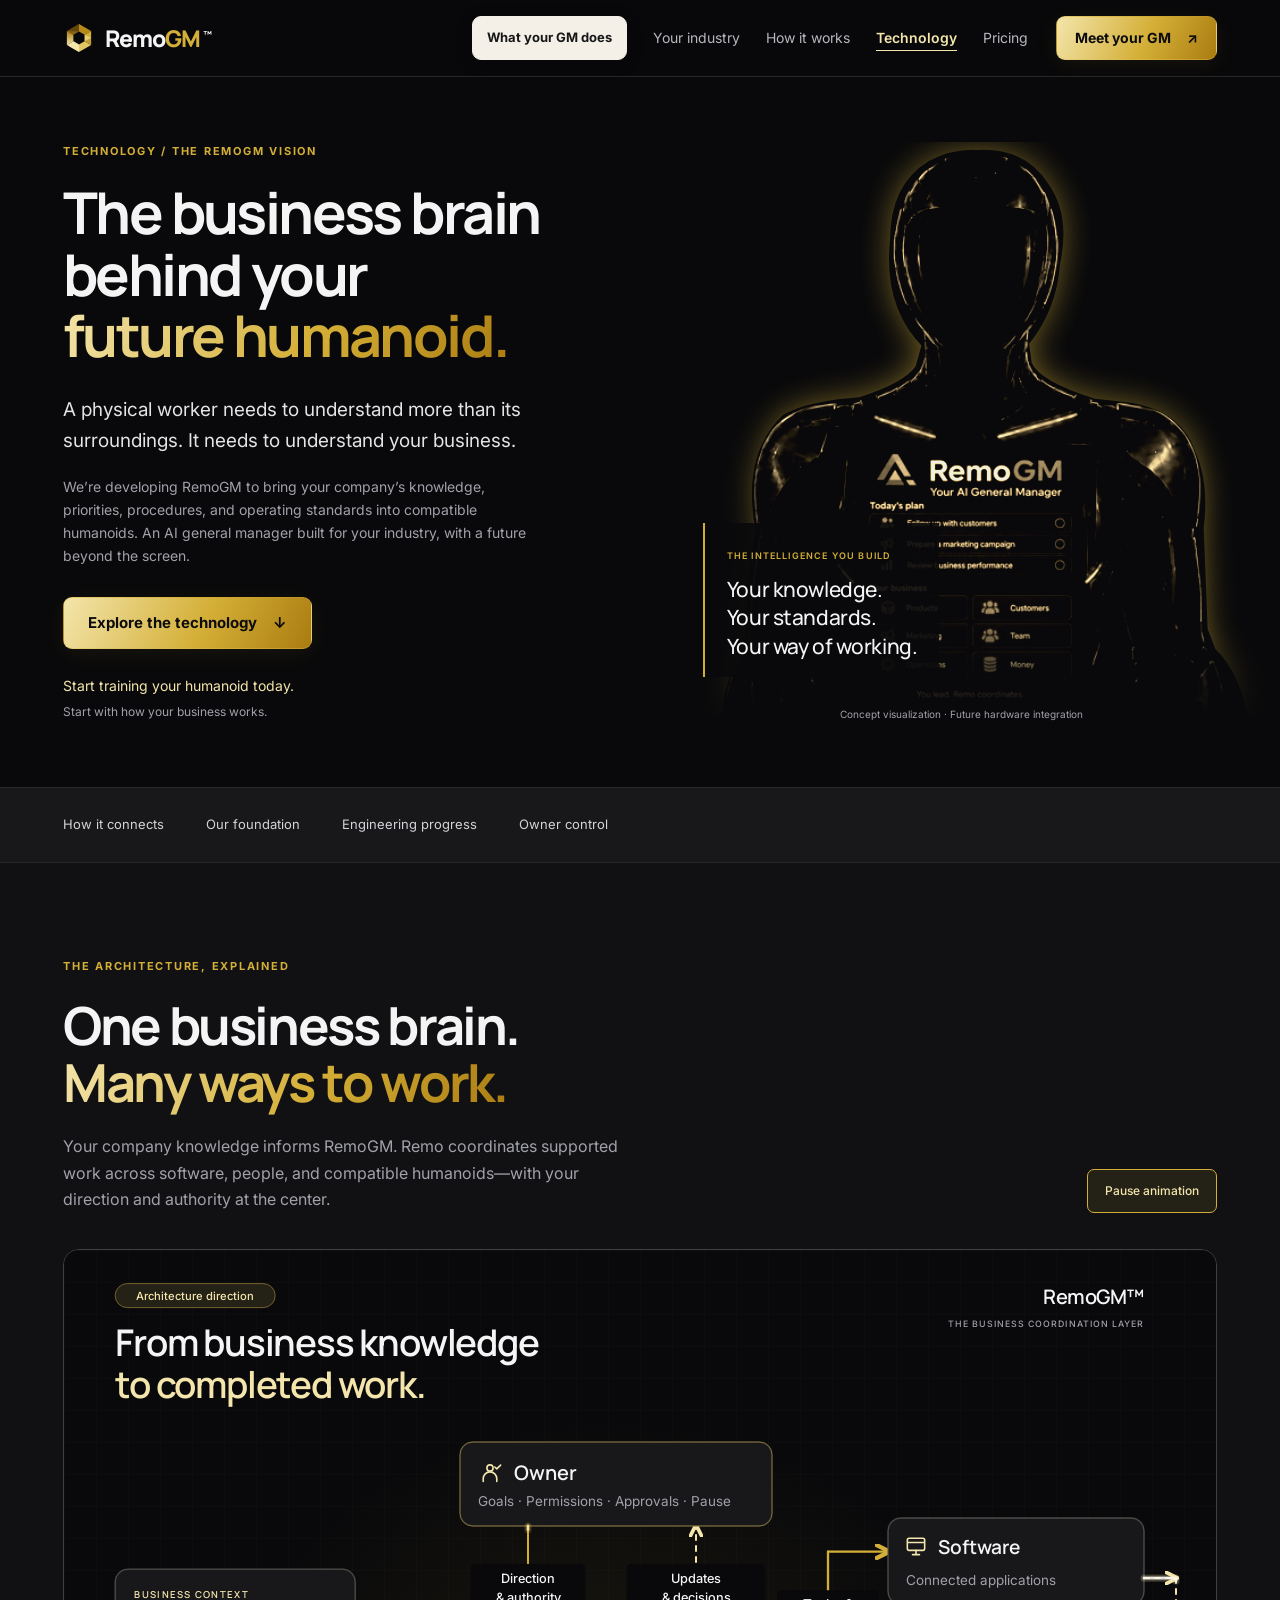
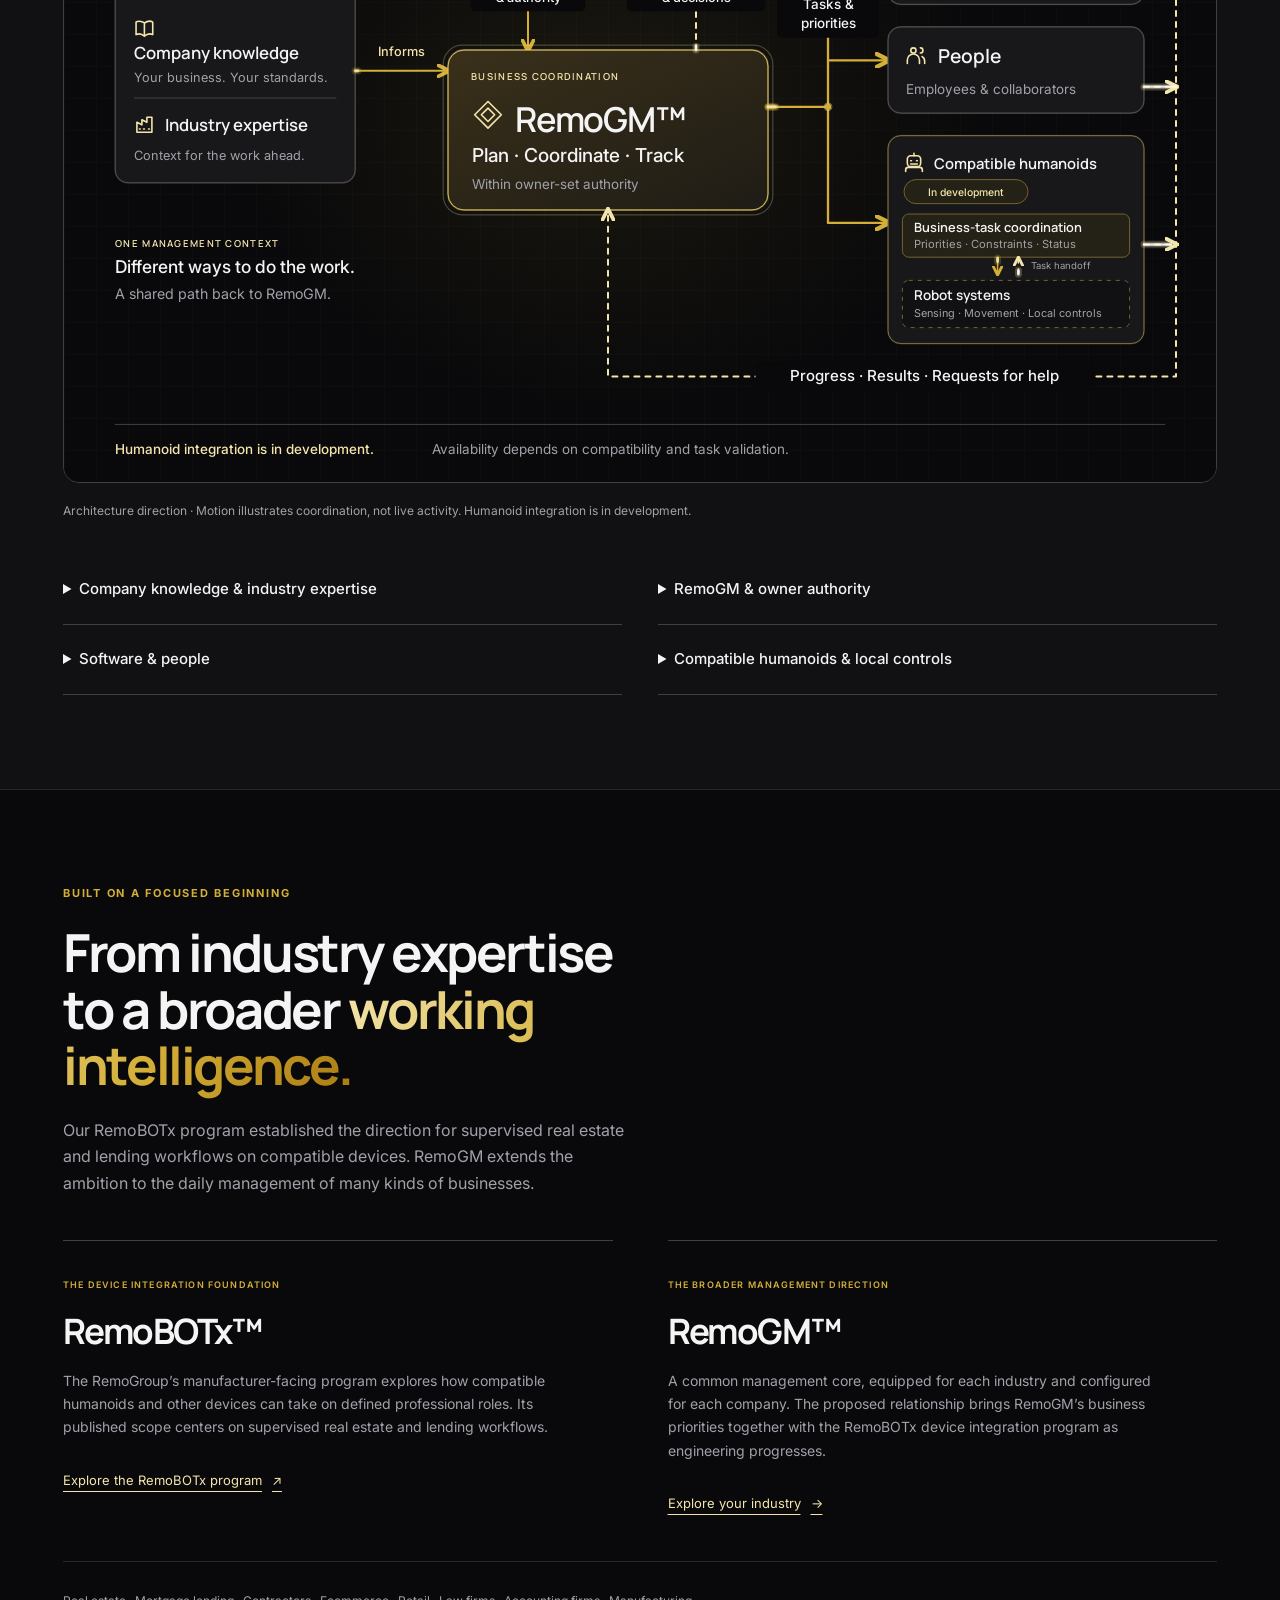
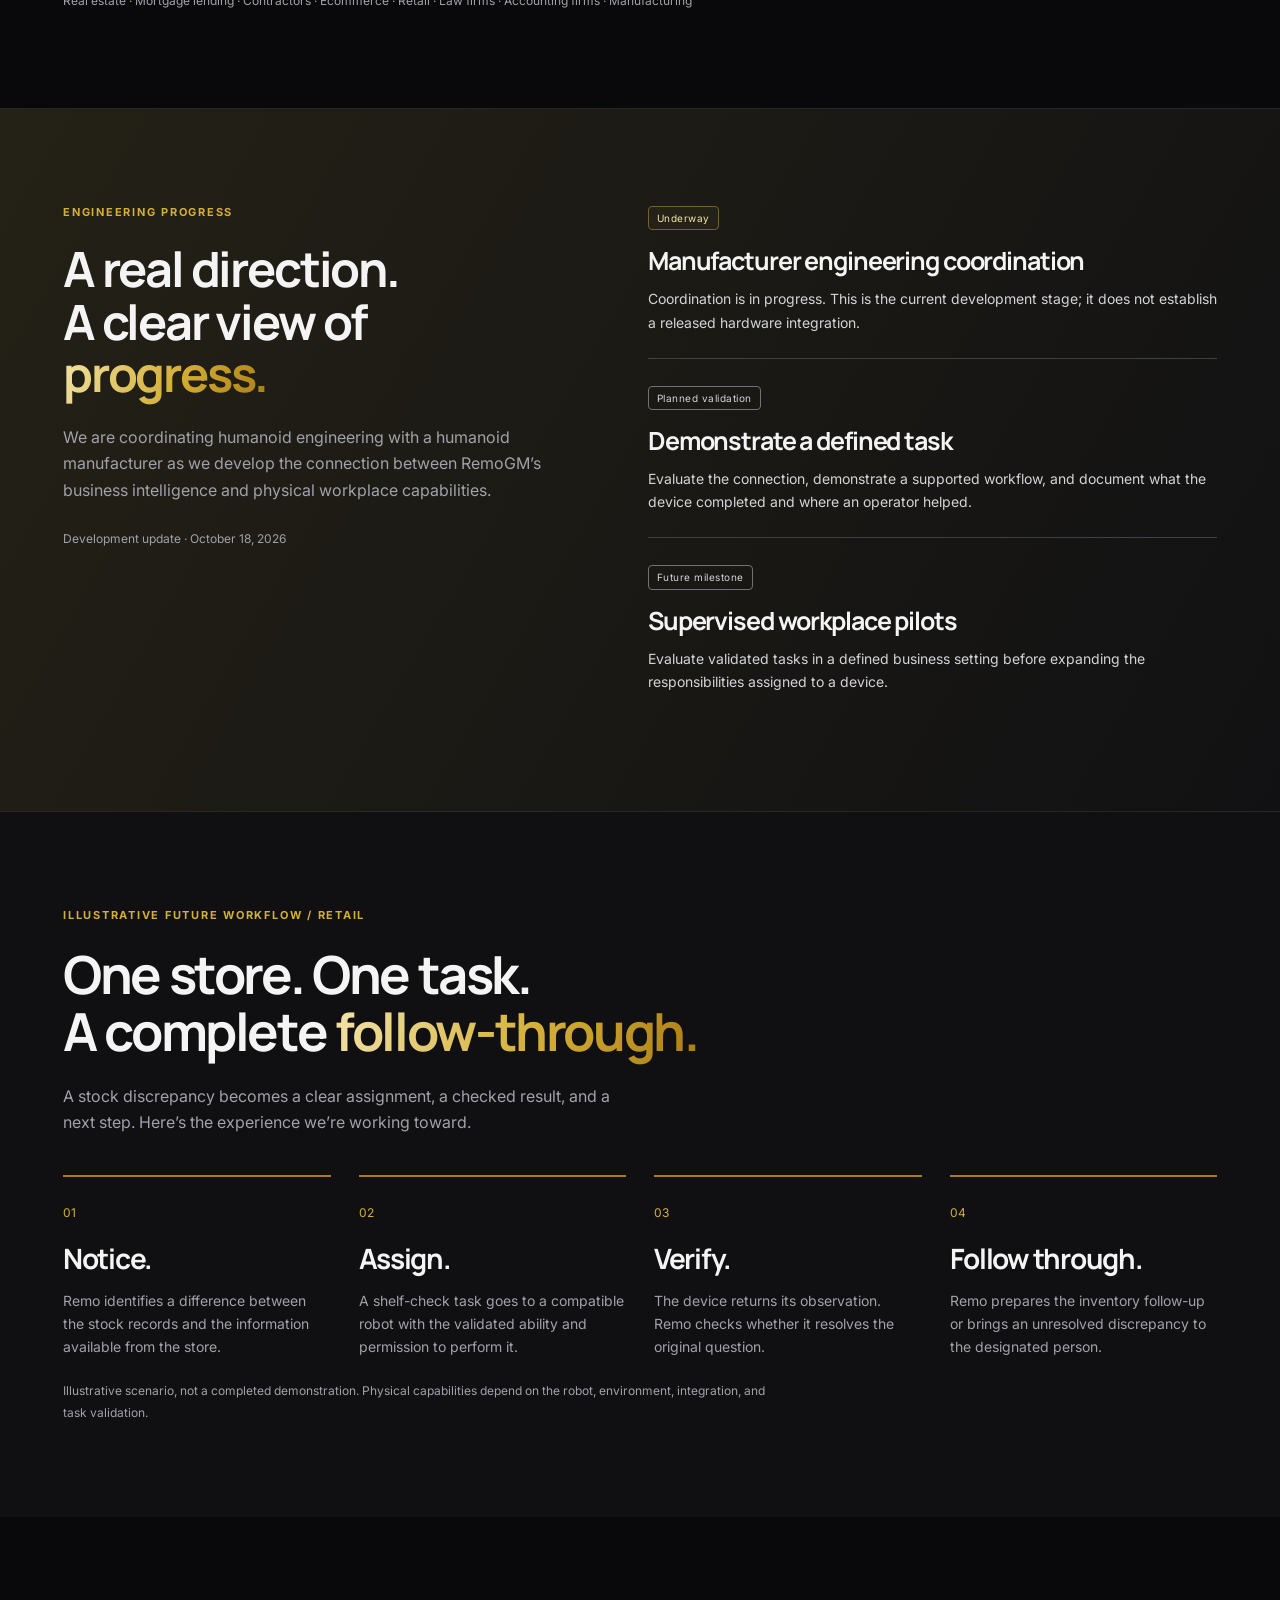
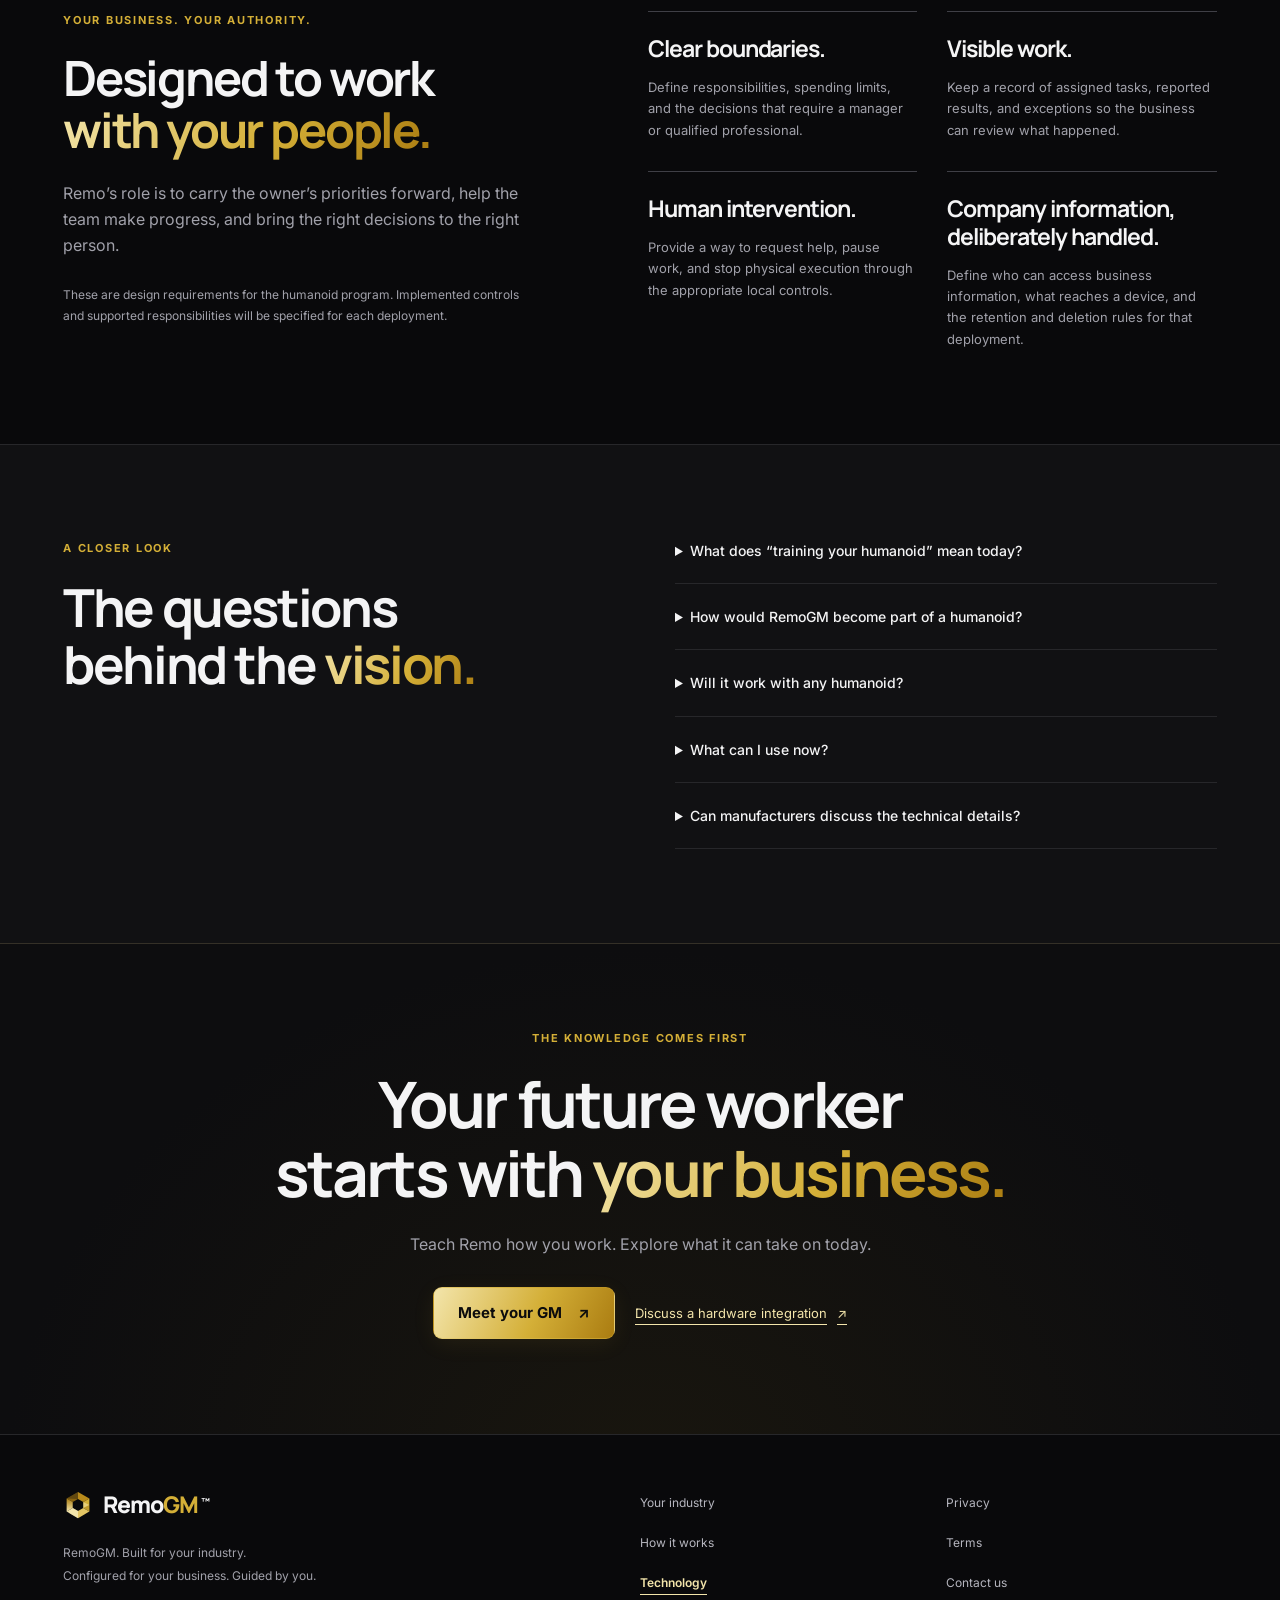
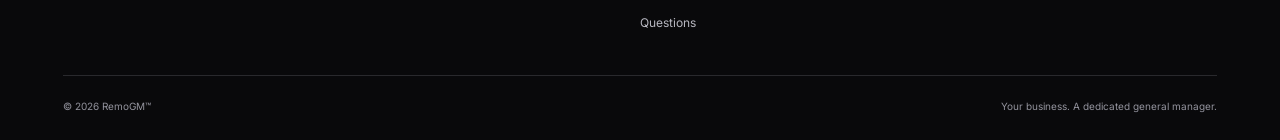
<file: technology/index.html>
<!doctype html>
<html lang="en">
<head>
  <meta charset="utf-8">
  <meta name="viewport" content="width=device-width, initial-scale=1">
  <title>Technology | The business brain for your future humanoid | RemoGM™</title>
  <meta name="description" content="Explore how RemoGM is being developed to connect business knowledge, industry expertise, and daily management with compatible humanoids. See our architecture and engineering direction.">
  <meta name="theme-color" content="#09090B">
  <link rel="canonical" href="https://remogm.com/technology/">
  <meta property="og:site_name" content="RemoGM™">
  <meta property="og:title" content="The business brain behind your future humanoid | RemoGM™">
  <meta property="og:description" content="Your company’s knowledge. Your way of working. A future beyond the screen. Explore the RemoGM technology direction.">
  <meta property="og:type" content="website">
  <meta property="og:url" content="https://remogm.com/technology/">
  <meta property="og:image" content="https://remogm.com/assets/remogm-humanoid-v1.webp">
  <meta property="og:image:alt" content="Concept humanoid with a RemoGM business dashboard">
  <link rel="icon" href="/favicon.svg?v=20261020-gold" type="image/svg+xml">
  <link rel="preconnect" href="https://fonts.googleapis.com">
  <link rel="preconnect" href="https://fonts.gstatic.com" crossorigin>
  <link href="https://fonts.googleapis.com/css2?family=Inter:wght@400;500;600;700&family=Manrope:wght@400;500;600;700;800&display=swap" rel="stylesheet">
  <link rel="stylesheet" href="/site.css?v=20261020-gm">
  <link rel="stylesheet" href="/technology.css?v=20261020-halo">
  <script src="/site.js?v=20261019-visuals" defer></script>
<link rel="stylesheet" href="/architecture.css?v=20261020-gold"><script src="/architecture.js?v=20261019-1" defer></script>
  <link rel="stylesheet" href="/black-gold.css?v=20261020-cta">
<link rel="stylesheet" href="/welcome-gm.css?v=20261021-1">
<script src="/welcome-gm.js?v=20261021-1" defer></script>
</head>
<body class="technology-page">
<a class="skip" href="#main">Skip to content</a>
<header class="site-header">
  <div class="wrap header-inner">
    <a class="logo" href="/" aria-label="RemoGM™ home"><img src="/remoblue-emblem.svg?v=20261020-gold" alt="" width="32" height="32"><span>Remo<span class="blue">GM</span><sup class="trademark">™</sup></span></a>
    <nav class="desktop-nav" aria-label="Primary"><a class="nav-capabilities" href="/your-gm/">What your GM does</a><a href="/#industries">Your industry</a><a href="/#how">How it works</a><a href="/technology/" aria-current="page">Technology</a><a href="/#pricing">Pricing</a></nav>
    <a data-meet-gm class="btn btn-small header-cta" href="/your-gm/">Meet your GM <span aria-hidden="true">↗</span></a>
    <button class="menu-toggle" type="button" aria-expanded="false" aria-controls="mobile-nav" aria-label="Open navigation">☰</button>
  </div>
  <nav class="mobile-nav" id="mobile-nav" aria-label="Mobile navigation" hidden><a class="nav-capabilities" href="/your-gm/">What your GM does</a><a href="/#industries">Your industry</a><a href="/#how">How it works</a><a href="/technology/" aria-current="page">Technology</a><a href="/#pricing">Pricing</a><a data-meet-gm href="/your-gm/">Meet your GM</a></nav>
</header>
<main id="main">
  <section class="tech-hero" aria-labelledby="technology-heading">
    <div class="wrap tech-hero-layout">
      <div class="tech-hero-copy">
        <p class="eyebrow">Technology / The RemoGM vision</p>
        <h1 id="technology-heading">The business brain<br>behind your<br><em>future humanoid.</em></h1>
        <p class="tech-lede">A physical worker needs to understand more than its surroundings. It needs to understand your business.</p>
        <p class="tech-intro">We’re developing RemoGM to bring your company’s knowledge, priorities, procedures, and operating standards into compatible humanoids. An AI general manager built for your industry, with a future beyond the screen.</p>
        <div class="actions"><a class="btn" href="#architecture">Explore the technology <span aria-hidden="true">↓</span></a></div>
        <p class="tech-tagline">Start training your humanoid today.<br><span>Start with how your business works.</span></p>
      </div>
      <figure class="tech-figure">
        <img src="/assets/remogm-humanoid-v1.webp" srcset="/assets/remogm-humanoid-mobile-v1.webp 768w, /assets/remogm-humanoid-v1.webp 1536w" sizes="(max-width: 800px) 100vw, 650px" width="1536" height="1024" fetchpriority="high" alt="Friendly silver humanoid concept with the RemoGM dashboard on its chest">
        <div class="tech-figure-note"><span class="small-label">The intelligence you build</span><p>Your knowledge.<br>Your standards.<br>Your way of working.</p></div>
        <figcaption>Concept visualization · Future hardware integration</figcaption>
      </figure>
    </div>
  </section>
  <nav class="tech-jump" aria-label="On this page"><div class="wrap"><a href="#architecture">How it connects</a><a href="#foundation">Our foundation</a><a href="#engineering">Engineering progress</a><a href="#controls">Owner control</a></div></nav>

  <section class="section architecture-section" id="architecture" aria-labelledby="architecture-heading">
    <div class="wrap">
      <div class="architecture-intro"><div class="section-heading"><p class="eyebrow">The architecture, explained</p><h2 id="architecture-heading">One business brain.<br><em>Many ways to work.</em></h2><p>Your company knowledge informs RemoGM. Remo coordinates supported work across software, people, and compatible humanoids—with your direction and authority at the center.</p></div><button type="button" id="architecture-motion-toggle" class="architecture-motion-toggle" aria-controls="architecture-graphic" hidden>Pause animation</button></div>
      <figure class="remo-architecture" aria-label="RemoGM architecture direction">
        <div class="diagram-frame" id="architecture-graphic"><svg class="architecture-svg architecture-desktop" xmlns="http://www.w3.org/2000/svg" viewBox="0 0 1440 1040" width="1440" height="1040" role="img" aria-labelledby="desktop-title desktop-desc" data-layout="desktop" data-motion="paused">
<title id="desktop-title">RemoGM — Architecture direction</title><desc id="desktop-desc">Architecture direction. Company knowledge and industry expertise inform RemoGM. The owner sets goals, permissions and approvals and may pause work. RemoGM returns updates and decisions to the owner, and coordinates tasks and priorities across software, people and compatible humanoids. Each destination returns progress, results and requests for help to RemoGM. Humanoid integration is in development. Business-task coordination is separate from the robot’s sensing, movement and local controls. Availability depends on compatibility and task validation.</desc>
<defs>
 <pattern id="desktop-grid" width="40" height="40" patternUnits="userSpaceOnUse"><path d="M40 0H0V40" fill="none" stroke="#3F3F46" stroke-opacity=".16" stroke-width=".7"/></pattern>
 <radialGradient id="desktop-glow"><stop stop-color="#D4AF37" stop-opacity=".15"/><stop offset="1" stop-color="#D4AF37" stop-opacity="0"/></radialGradient>
 <linearGradient id="desktop-core" x2=".9" y2="1"><stop stop-color="#3A301A"/><stop offset="1" stop-color="#201D16"/></linearGradient>
 <marker id="desktop-task" viewBox="0 0 10 10" refX="8" refY="5" markerWidth="7" markerHeight="7" orient="auto-start-reverse"><path d="M1 1L9 5L1 9" fill="none" stroke="#D4AF37" stroke-width="1.5" stroke-linecap="round" stroke-linejoin="round"/></marker>
 <marker id="desktop-return" viewBox="0 0 10 10" refX="8" refY="5" markerWidth="7" markerHeight="7" orient="auto-start-reverse"><path d="M1 1L9 5L1 9" fill="none" stroke="#F3E5AB" stroke-width="1.5" stroke-linecap="round" stroke-linejoin="round"/></marker>
<mask id="desktop-motion-mask" maskUnits="userSpaceOnUse" x="0" y="0" width="1440" height="1040"><rect width="1440" height="1040" fill="white"/><rect x="505" y="389" width="150" height="66" rx="5" fill="black"/><rect x="700" y="389" width="180" height="66" rx="5" fill="black"/><rect x="888" y="422" width="134" height="66" rx="5" fill="black"/><rect x="861" y="887" width="428" height="42" rx="5" fill="black"/></mask></defs>

<rect width="1440" height="1040" fill="#09090B"/><rect width="1440" height="1040" fill="url(#desktop-grid)"/>
<ellipse class="motion ambient" cx="680" cy="580" rx="470" ry="370" fill="url(#desktop-glow)"/><rect x="64" y="42" width="200" height="30" rx="15" fill="#242116" stroke="#75612D" /><text x="164.0" y="62" font-size="14" fill="#F3E5AB" font-weight="500" text-anchor="middle" >Architecture direction</text><text x="64" y="132" font-size="46" fill="#F4F4F5" font-weight="600" text-anchor="start" letter-spacing="-1.5">From business knowledge</text><text x="64" y="185" font-size="46" fill="#F3E5AB" font-weight="600" text-anchor="start" letter-spacing="-1.5">to completed work.</text><text x="1350" y="68" font-size="25" fill="#F4F4F5" font-weight="600" text-anchor="end" letter-spacing="-.6">RemoGM™</text><text x="1350" y="96" font-size="11" fill="#A1A1AA" font-weight="500" text-anchor="end" letter-spacing="1.3">THE BUSINESS COORDINATION LAYER</text><path d="M580 345V500" fill="none" stroke="#D4AF37" stroke-width="2" stroke-linecap="round" stroke-linejoin="round" marker-end="url(#desktop-task)"/><path d="M790 500V345" fill="none" stroke="#F3E5AB" stroke-width="2" stroke-linecap="round" stroke-linejoin="round" marker-end="url(#desktop-return)" stroke-dasharray="5 6"/><rect x="509.0" y="393.0" width="142" height="58" rx="5" fill="#09090B" stroke="#09090B" /><text x="580" y="416" font-size="16" fill="#F4F4F5" font-weight="500" text-anchor="middle" >Direction</text><text x="580" y="440" font-size="16" fill="#F4F4F5" font-weight="500" text-anchor="middle" >&amp; authority</text><rect x="704.0" y="393.0" width="172" height="58" rx="5" fill="#09090B" stroke="#09090B" /><text x="790" y="416" font-size="16" fill="#F4F4F5" font-weight="500" text-anchor="middle" >Updates</text><text x="790" y="440" font-size="16" fill="#F4F4F5" font-weight="500" text-anchor="middle" >&amp; decisions</text><rect x="495" y="240" width="390" height="105" rx="16" fill="#18181B" stroke="#75612D" /><g transform="translate(518 264) scale(1.2083333333333333)" fill="none" stroke="#F3E5AB" stroke-width="1.6" stroke-linecap="round" stroke-linejoin="round"><circle cx="12" cy="7" r="3.2"/><path d="M5 21v-3a7 7 0 0 1 14 0v3M17 6l2 2 4-4"/></g><text x="562" y="287" font-size="25" fill="#F4F4F5" font-weight="600" text-anchor="start" >Owner</text><text x="518" y="320" font-size="17" fill="#A1A1AA" font-weight="400" text-anchor="start" >Goals · Permissions · Approvals · Pause</text><rect x="64" y="399" width="300" height="267" rx="16" fill="#18181B" stroke="#3F3F46" /><text x="88" y="435" font-size="12" fill="#F3E5AB" font-weight="600" text-anchor="start" letter-spacing="1.6">BUSINESS CONTEXT</text><g transform="translate(88 461) scale(1.0416666666666667)" fill="none" stroke="#F3E5AB" stroke-width="1.6" stroke-linecap="round" stroke-linejoin="round"><path d="M12 5v16M12 5C8 2 3 3 2 4v15c4-2 7-1 10 2 3-3 6-4 10-2V4c-3-2-7-1-10 1Z"/></g><text x="88" y="511" font-size="21" fill="#F4F4F5" font-weight="600" text-anchor="start" >Company knowledge</text><text x="88" y="540" font-size="16" fill="#A1A1AA" font-weight="400" text-anchor="start" >Your business. Your standards.</text><path d="M88 560H340" fill="none" stroke="#3F3F46" stroke-width="1" stroke-linecap="round" stroke-linejoin="round" /><g transform="translate(88 581) scale(1.0416666666666667)" fill="none" stroke="#F3E5AB" stroke-width="1.6" stroke-linecap="round" stroke-linejoin="round"><path d="M3 21V9l6 3V6l6 3V3h6v18ZM6 17h1m4 0h1m5 0h1"/></g><text x="126" y="601" font-size="21" fill="#F4F4F5" font-weight="600" text-anchor="start" >Industry expertise</text><text x="88" y="637" font-size="16" fill="#A1A1AA" font-weight="400" text-anchor="start" >Context for the work ahead.</text><path d="M364 526H480" fill="none" stroke="#D4AF37" stroke-width="2" stroke-linecap="round" stroke-linejoin="round" marker-end="url(#desktop-task)"/><text x="422" y="508" font-size="16" fill="#F3E5AB" font-weight="500" text-anchor="middle" >Informs</text><rect x="480" y="500" width="400" height="200" rx="20" fill="url(#desktop-core)" stroke="#D4AF37" /><text x="509" y="537" font-size="12" fill="#F3E5AB" font-weight="600" text-anchor="start" letter-spacing="1.6">BUSINESS COORDINATION</text><g transform="translate(510 561) scale(1.6666666666666667)" fill="none" stroke="#F3E5AB" stroke-width="1.6" stroke-linecap="round" stroke-linejoin="round"><g class="motion core-symbol"><path d="m12 2 10 10-10 10L2 12Z M12 7l5 5-5 5-5-5Z"/></g></g><text x="564" y="602" font-size="43" fill="#F4F4F5" font-weight="600" text-anchor="start" letter-spacing="-1.6">RemoGM™</text><text x="510" y="640" font-size="24" fill="#F4F4F5" font-weight="500" text-anchor="start" >Plan  ·  Coordinate  ·  Track</text><text x="510" y="674" font-size="17" fill="#A1A1AA" font-weight="400" text-anchor="start" >Within owner-set authority</text><path d="M880 571H955M955 377V716" fill="none" stroke="#D4AF37" stroke-width="2.3" stroke-linecap="round" stroke-linejoin="round" /><path d="M955 377H1030" fill="none" stroke="#D4AF37" stroke-width="2.3" stroke-linecap="round" stroke-linejoin="round" marker-end="url(#desktop-task)"/><path d="M955 513H1030" fill="none" stroke="#D4AF37" stroke-width="2.3" stroke-linecap="round" stroke-linejoin="round" marker-end="url(#desktop-task)"/><path d="M955 716H1030" fill="none" stroke="#D4AF37" stroke-width="2.3" stroke-linecap="round" stroke-linejoin="round" marker-end="url(#desktop-task)"/><circle cx="955" cy="571" r="4" fill="#D4AF37"/><rect x="892.0" y="426.0" width="126" height="58" rx="5" fill="#09090B" stroke="#09090B" /><text x="955" y="449" font-size="17" fill="#F4F4F5" font-weight="500" text-anchor="middle" >Tasks &amp;</text><text x="955" y="473" font-size="17" fill="#F4F4F5" font-weight="500" text-anchor="middle" >priorities</text><rect x="1030" y="335" width="320" height="108" rx="16" fill="#18181B" stroke="#3F3F46" /><g transform="translate(1052 357) scale(1.0833333333333333)" class="motion signal-icon" style="--delay:-0.0s" fill="none" stroke="#F3E5AB" stroke-width="1.6" stroke-linecap="round" stroke-linejoin="round"><rect x="2" y="3" width="20" height="14" rx="2"/><path d="M8 22h8m-4-5v5M3 8h18"/></g><text x="1092" y="380" font-size="24" fill="#F4F4F5" font-weight="600" text-anchor="start" >Software</text><text x="1052" y="419" font-size="17" fill="#A1A1AA" font-weight="400" text-anchor="start" >Connected applications</text><rect x="1030" y="471" width="320" height="108" rx="16" fill="#18181B" stroke="#3F3F46" /><g transform="translate(1052 493) scale(1.0833333333333333)" class="motion signal-icon" style="--delay:-2.4s" fill="none" stroke="#F3E5AB" stroke-width="1.6" stroke-linecap="round" stroke-linejoin="round"><circle cx="9" cy="7" r="3"/><path d="M2 22v-4a7 7 0 0 1 14 0v4M17 4a3 3 0 0 1 0 6m2 4a6 6 0 0 1 3 5v3"/></g><text x="1092" y="516" font-size="24" fill="#F4F4F5" font-weight="600" text-anchor="start" >People</text><text x="1052" y="555" font-size="17" fill="#A1A1AA" font-weight="400" text-anchor="start" >Employees &amp; collaborators</text><rect x="1030" y="607" width="320" height="260" rx="16" fill="#18181B" stroke="#75612D" /><g transform="translate(1050 628) scale(1.0416666666666667)" class="motion signal-icon" style="--delay:-4.8s" fill="none" stroke="#F3E5AB" stroke-width="1.6" stroke-linecap="round" stroke-linejoin="round"><rect x="4" y="4" width="16" height="13" rx="4"/><path d="M12 1v3M8 10h1m6 0h1M8 14h8M2 23v-2a3 3 0 0 1 3-3h14a3 3 0 0 1 3 3v2"/></g><text x="1088" y="649" font-size="18.5" fill="#F4F4F5" font-weight="600" text-anchor="start" >Compatible humanoids</text><rect x="1050" y="662" width="155" height="30" rx="15" fill="#242116" stroke="#75612D" /><text x="1127.5" y="682" font-size="13" fill="#F3E5AB" font-weight="500" text-anchor="middle" >In development</text><rect x="1048" y="705" width="284" height="54" rx="8" fill="#242116" stroke="#75612D" /><text x="1063" y="728" font-size="16" fill="#F4F4F5" font-weight="600" text-anchor="start" >Business-task coordination</text><text x="1063" y="748" font-size="14" fill="#A1A1AA" font-weight="400" text-anchor="start" >Priorities · Constraints · Status</text><path d="M1167 760V780" fill="none" stroke="#D4AF37" stroke-width="1.5" stroke-linecap="round" stroke-linejoin="round" marker-end="url(#desktop-task)"/><path d="M1193 780V760" fill="none" stroke="#F3E5AB" stroke-width="1.5" stroke-linecap="round" stroke-linejoin="round" marker-end="url(#desktop-return)" stroke-dasharray="5 6"/><text x="1209" y="774" font-size="12" fill="#A1A1AA" font-weight="400" text-anchor="start" >Task handoff</text><rect x="1048" y="788" width="284" height="59" rx="8" fill="#111113" stroke="#75612D" stroke-dasharray="4 5"/><text x="1063" y="812" font-size="17" fill="#F4F4F5" font-weight="600" text-anchor="start" >Robot systems</text><text x="1063" y="834" font-size="13.6" fill="#A1A1AA" font-weight="400" text-anchor="start" >Sensing · Movement · Local controls</text><path d="M1350 410H1390" fill="none" stroke="#F3E5AB" stroke-width="2" stroke-linecap="round" stroke-linejoin="round" marker-end="url(#desktop-return)" stroke-dasharray="5 6"/><path d="M1350 546H1390" fill="none" stroke="#F3E5AB" stroke-width="2" stroke-linecap="round" stroke-linejoin="round" marker-end="url(#desktop-return)" stroke-dasharray="5 6"/><path d="M1350 743H1390" fill="none" stroke="#F3E5AB" stroke-width="2" stroke-linecap="round" stroke-linejoin="round" marker-end="url(#desktop-return)" stroke-dasharray="5 6"/><path d="M1390 410V908H680V700" fill="none" stroke="#F3E5AB" stroke-width="2" stroke-linecap="round" stroke-linejoin="round" marker-end="url(#desktop-return)" stroke-dasharray="5 6"/><rect x="865.0" y="891.0" width="420" height="34" rx="5" fill="#09090B" stroke="#09090B" /><text x="1075" y="914" font-size="19" fill="#F4F4F5" font-weight="500" text-anchor="middle" >Progress · Results · Requests for help</text><text x="64" y="746" font-size="12" fill="#F3E5AB" font-weight="600" text-anchor="start" letter-spacing="1.6">ONE MANAGEMENT CONTEXT</text><text x="64" y="779" font-size="22" fill="#F4F4F5" font-weight="500" text-anchor="start" >Different ways to do the work.</text><text x="64" y="811" font-size="18" fill="#A1A1AA" font-weight="400" text-anchor="start" >A shared path back to RemoGM.</text><path d="M64 968H1376" fill="none" stroke="#3F3F46" stroke-width="1" stroke-linecap="round" stroke-linejoin="round" /><text x="64" y="1005" font-size="17" fill="#F3E5AB" font-weight="500" text-anchor="start" >Humanoid integration is in development.</text><text x="460" y="1005" font-size="17" fill="#A1A1AA" font-weight="400" text-anchor="start" >Availability depends on compatibility and task validation.</text><g aria-hidden="true" pointer-events="none"><rect class="motion core-ring " x="480" y="500" width="400" height="200" rx="20" fill="none" stroke="#F3E5AB" stroke-width="1.8"/><rect class="motion core-ring outer" x="474" y="494" width="412" height="212" rx="24" fill="none" stroke="#F3E5AB" stroke-width="1.2"/><rect class="motion node-glow" x="64" y="399" width="300" height="267" rx="16" fill="none" stroke="#F3E5AB" stroke-width="1.8" style="--delay:-4s"/><rect class="motion node-glow" x="495" y="240" width="390" height="105" rx="16" fill="none" stroke="#F3E5AB" stroke-width="1.8" style="--delay:-5.8s"/><rect class="motion node-glow" x="1030" y="335" width="320" height="108" rx="16" fill="none" stroke="#F3E5AB" stroke-width="1.8" style="--delay:-0.3s"/><rect class="motion node-glow" x="1030" y="471" width="320" height="108" rx="16" fill="none" stroke="#F3E5AB" stroke-width="1.8" style="--delay:-2.7s"/><rect class="motion node-glow" x="1030" y="607" width="320" height="260" rx="16" fill="none" stroke="#F3E5AB" stroke-width="1.8" style="--delay:-5s"/><circle class="motion junction-ring" cx="955" cy="571" r="5" fill="none" stroke="#F3E5AB" stroke-width="1"/><g mask="url(#desktop-motion-mask)"><path class="motion flow-packet flow-aura" data-flow="task" d="M364 526H480" pathLength="100" fill="none" stroke="#D4AF37" stroke-linecap="round" stroke-linejoin="round" stroke-dasharray="2.4 97.6" style="--duration:3.6s;--delay:-0.8s"/><path class="motion flow-packet flow-core" data-flow="task" d="M364 526H480" pathLength="100" fill="none" stroke="#F3E5AB" stroke-linecap="round" stroke-linejoin="round" stroke-dasharray="2.4 97.6" style="--duration:3.6s;--delay:-0.8s"/><path class="motion flow-packet flow-aura" data-flow="task" d="M580 345V500" pathLength="100" fill="none" stroke="#D4AF37" stroke-linecap="round" stroke-linejoin="round" stroke-dasharray="2.4 97.6" style="--duration:5s;--delay:-1s"/><path class="motion flow-packet flow-core" data-flow="task" d="M580 345V500" pathLength="100" fill="none" stroke="#F3E5AB" stroke-linecap="round" stroke-linejoin="round" stroke-dasharray="2.4 97.6" style="--duration:5s;--delay:-1s"/><path class="motion flow-packet flow-aura" data-flow="return" d="M790 500V345" pathLength="100" fill="none" stroke="#F3E5AB" stroke-linecap="round" stroke-linejoin="round" stroke-dasharray="2.4 97.6" style="--duration:5.6s;--delay:-3s"/><path class="motion flow-packet flow-core" data-flow="return" d="M790 500V345" pathLength="100" fill="none" stroke="#FAF8EF" stroke-linecap="round" stroke-linejoin="round" stroke-dasharray="2.4 97.6" style="--duration:5.6s;--delay:-3s"/><path class="motion flow-packet flow-aura" data-flow="task" d="M880 571H955V377H1030" pathLength="100" fill="none" stroke="#D4AF37" stroke-linecap="round" stroke-linejoin="round" stroke-dasharray="2.4 97.6" style="--duration:5.4s;--delay:-0.5s"/><path class="motion flow-packet flow-core" data-flow="task" d="M880 571H955V377H1030" pathLength="100" fill="none" stroke="#F3E5AB" stroke-linecap="round" stroke-linejoin="round" stroke-dasharray="2.4 97.6" style="--duration:5.4s;--delay:-0.5s"/><path class="motion flow-packet flow-aura" data-flow="task" d="M880 571H955V513H1030" pathLength="100" fill="none" stroke="#D4AF37" stroke-linecap="round" stroke-linejoin="round" stroke-dasharray="2.4 97.6" style="--duration:4.5s;--delay:-2.1s"/><path class="motion flow-packet flow-core" data-flow="task" d="M880 571H955V513H1030" pathLength="100" fill="none" stroke="#F3E5AB" stroke-linecap="round" stroke-linejoin="round" stroke-dasharray="2.4 97.6" style="--duration:4.5s;--delay:-2.1s"/><path class="motion flow-packet flow-aura" data-flow="task" d="M880 571H955V716H1030" pathLength="100" fill="none" stroke="#D4AF37" stroke-linecap="round" stroke-linejoin="round" stroke-dasharray="2.4 97.6" style="--duration:6s;--delay:-3.2s"/><path class="motion flow-packet flow-core" data-flow="task" d="M880 571H955V716H1030" pathLength="100" fill="none" stroke="#F3E5AB" stroke-linecap="round" stroke-linejoin="round" stroke-dasharray="2.4 97.6" style="--duration:6s;--delay:-3.2s"/><path class="motion flow-packet flow-aura" data-flow="return" d="M1350 410H1390V908H680V700" pathLength="100" fill="none" stroke="#F3E5AB" stroke-linecap="round" stroke-linejoin="round" stroke-dasharray="2.4 97.6" style="--duration:10.5s;--delay:-5s"/><path class="motion flow-packet flow-core" data-flow="return" d="M1350 410H1390V908H680V700" pathLength="100" fill="none" stroke="#FAF8EF" stroke-linecap="round" stroke-linejoin="round" stroke-dasharray="2.4 97.6" style="--duration:10.5s;--delay:-5s"/><path class="motion flow-packet flow-aura" data-flow="return" d="M1350 546H1390V908H680V700" pathLength="100" fill="none" stroke="#F3E5AB" stroke-linecap="round" stroke-linejoin="round" stroke-dasharray="2.4 97.6" style="--duration:9.5s;--delay:-2s"/><path class="motion flow-packet flow-core" data-flow="return" d="M1350 546H1390V908H680V700" pathLength="100" fill="none" stroke="#FAF8EF" stroke-linecap="round" stroke-linejoin="round" stroke-dasharray="2.4 97.6" style="--duration:9.5s;--delay:-2s"/><path class="motion flow-packet flow-aura" data-flow="return" d="M1350 743H1390V908H680V700" pathLength="100" fill="none" stroke="#F3E5AB" stroke-linecap="round" stroke-linejoin="round" stroke-dasharray="2.4 97.6" style="--duration:8.5s;--delay:-6s"/><path class="motion flow-packet flow-core" data-flow="return" d="M1350 743H1390V908H680V700" pathLength="100" fill="none" stroke="#FAF8EF" stroke-linecap="round" stroke-linejoin="round" stroke-dasharray="2.4 97.6" style="--duration:8.5s;--delay:-6s"/><path class="motion flow-packet flow-aura" data-flow="task" d="M1167 760V780" pathLength="100" fill="none" stroke="#D4AF37" stroke-linecap="round" stroke-linejoin="round" stroke-dasharray="18 82" style="--duration:3.2s;--delay:-0.8s"/><path class="motion flow-packet flow-core" data-flow="task" d="M1167 760V780" pathLength="100" fill="none" stroke="#F3E5AB" stroke-linecap="round" stroke-linejoin="round" stroke-dasharray="18 82" style="--duration:3.2s;--delay:-0.8s"/><path class="motion flow-packet flow-aura" data-flow="return" d="M1193 780V760" pathLength="100" fill="none" stroke="#F3E5AB" stroke-linecap="round" stroke-linejoin="round" stroke-dasharray="18 82" style="--duration:3.8s;--delay:-2s"/><path class="motion flow-packet flow-core" data-flow="return" d="M1193 780V760" pathLength="100" fill="none" stroke="#FAF8EF" stroke-linecap="round" stroke-linejoin="round" stroke-dasharray="18 82" style="--duration:3.8s;--delay:-2s"/></g></g></svg><svg class="architecture-svg architecture-mobile" xmlns="http://www.w3.org/2000/svg" viewBox="0 0 390 1740" width="390" height="1740" role="img" aria-labelledby="mobile-title mobile-desc" data-layout="mobile" data-motion="paused">
<title id="mobile-title">RemoGM — Architecture direction</title><desc id="mobile-desc">Architecture direction. Company knowledge and industry expertise inform RemoGM. The owner sets goals, permissions and approvals and may pause work. RemoGM returns updates and decisions to the owner, and coordinates tasks and priorities across software, people and compatible humanoids. Each destination returns progress, results and requests for help to RemoGM. Humanoid integration is in development. Business-task coordination is separate from the robot’s sensing, movement and local controls. Availability depends on compatibility and task validation.</desc>
<defs>
 <pattern id="mobile-grid" width="40" height="40" patternUnits="userSpaceOnUse"><path d="M40 0H0V40" fill="none" stroke="#3F3F46" stroke-opacity=".16" stroke-width=".7"/></pattern>
 <radialGradient id="mobile-glow"><stop stop-color="#D4AF37" stop-opacity=".15"/><stop offset="1" stop-color="#D4AF37" stop-opacity="0"/></radialGradient>
 <linearGradient id="mobile-core" x2=".9" y2="1"><stop stop-color="#3A301A"/><stop offset="1" stop-color="#201D16"/></linearGradient>
 <marker id="mobile-task" viewBox="0 0 10 10" refX="8" refY="5" markerWidth="7" markerHeight="7" orient="auto-start-reverse"><path d="M1 1L9 5L1 9" fill="none" stroke="#D4AF37" stroke-width="1.5" stroke-linecap="round" stroke-linejoin="round"/></marker>
 <marker id="mobile-return" viewBox="0 0 10 10" refX="8" refY="5" markerWidth="7" markerHeight="7" orient="auto-start-reverse"><path d="M1 1L9 5L1 9" fill="none" stroke="#F3E5AB" stroke-width="1.5" stroke-linecap="round" stroke-linejoin="round"/></marker>
<mask id="mobile-motion-mask" maskUnits="userSpaceOnUse" x="0" y="0" width="390" height="1740"><rect width="390" height="1740" fill="white"/><rect x="148" y="544" width="94" height="42" rx="5" fill="black"/><rect x="32.5" y="804" width="161" height="66" rx="5" fill="black"/></mask></defs>

<rect width="390" height="1740" fill="#09090B"/><rect width="390" height="1740" fill="url(#mobile-grid)"/><ellipse class="motion ambient" cx="195" cy="690" rx="220" ry="320" fill="url(#mobile-glow)"/>
<rect x="24" y="24" width="183" height="30" rx="15" fill="#242116" stroke="#75612D" /><text x="115.5" y="44" font-size="13" fill="#F3E5AB" font-weight="500" text-anchor="middle" >Architecture direction</text><text x="24" y="94" font-size="28" fill="#F4F4F5" font-weight="600" text-anchor="start" letter-spacing="-.7">Business knowledge.</text><text x="24" y="130" font-size="28" fill="#F3E5AB" font-weight="600" text-anchor="start" letter-spacing="-.7">Completed work.</text><path d="M32 248H16V640H32" fill="none" stroke="#D4AF37" stroke-width="2" stroke-linecap="round" stroke-linejoin="round" marker-end="url(#mobile-task)"/><path d="M358 650H374V248H358" fill="none" stroke="#F3E5AB" stroke-width="2" stroke-linecap="round" stroke-linejoin="round" marker-end="url(#mobile-return)" stroke-dasharray="4 5"/><rect x="32" y="184" width="326" height="120" rx="16" fill="#18181B" stroke="#75612D" /><g transform="translate(52 205) scale(1.0833333333333333)" fill="none" stroke="#F3E5AB" stroke-width="1.6" stroke-linecap="round" stroke-linejoin="round"><circle cx="12" cy="7" r="3.2"/><path d="M5 21v-3a7 7 0 0 1 14 0v3M17 6l2 2 4-4"/></g><text x="92" y="229" font-size="24" fill="#F4F4F5" font-weight="600" text-anchor="start" >Owner</text><text x="52" y="263" font-size="14.5" fill="#A1A1AA" font-weight="400" text-anchor="start" >Goals · Permissions · Approvals · Pause</text><text x="52" y="287" font-size="14" fill="#F3E5AB" font-weight="400" text-anchor="start" >Direction ↓   Updates &amp; decisions ↑</text><rect x="48" y="360" width="294" height="168" rx="16" fill="#18181B" stroke="#3F3F46" /><text x="68" y="390" font-size="12" fill="#F3E5AB" font-weight="600" text-anchor="start" letter-spacing="1.6">BUSINESS CONTEXT</text><g transform="translate(68 412) scale(0.9166666666666666)" fill="none" stroke="#F3E5AB" stroke-width="1.6" stroke-linecap="round" stroke-linejoin="round"><path d="M12 5v16M12 5C8 2 3 3 2 4v15c4-2 7-1 10 2 3-3 6-4 10-2V4c-3-2-7-1-10 1Z"/></g><text x="103" y="430" font-size="18" fill="#F4F4F5" font-weight="600" text-anchor="start" >Company knowledge</text><text x="68" y="456" font-size="15" fill="#A1A1AA" font-weight="400" text-anchor="start" >Your business. Your standards.</text><path d="M68 474H322" fill="none" stroke="#3F3F46" stroke-width="1" stroke-linecap="round" stroke-linejoin="round" /><g transform="translate(68 490) scale(0.9166666666666666)" fill="none" stroke="#F3E5AB" stroke-width="1.6" stroke-linecap="round" stroke-linejoin="round"><path d="M3 21V9l6 3V6l6 3V3h6v18ZM6 17h1m4 0h1m5 0h1"/></g><text x="103" y="509" font-size="19" fill="#F4F4F5" font-weight="600" text-anchor="start" >Industry expertise</text><path d="M195 528V600" fill="none" stroke="#D4AF37" stroke-width="2" stroke-linecap="round" stroke-linejoin="round" marker-end="url(#mobile-task)"/><rect x="152.0" y="548.0" width="86" height="34" rx="5" fill="#09090B" stroke="#09090B" /><text x="195" y="571" font-size="15" fill="#F4F4F5" font-weight="500" text-anchor="middle" >Informs</text><rect x="32" y="600" width="326" height="185" rx="18" fill="url(#mobile-core)" stroke="#D4AF37" /><text x="54" y="633" font-size="12" fill="#F3E5AB" font-weight="600" text-anchor="start" letter-spacing="1.6">BUSINESS COORDINATION</text><g transform="translate(54 654) scale(1.3333333333333333)" fill="none" stroke="#F3E5AB" stroke-width="1.6" stroke-linecap="round" stroke-linejoin="round"><g class="motion core-symbol"><path d="m12 2 10 10-10 10L2 12Z M12 7l5 5-5 5-5-5Z"/></g></g><text x="99" y="691" font-size="37" fill="#F4F4F5" font-weight="600" text-anchor="start" letter-spacing="-1.3">RemoGM™</text><text x="54" y="731" font-size="22" fill="#F4F4F5" font-weight="500" text-anchor="start" >Plan · Coordinate · Track</text><text x="54" y="763" font-size="16" fill="#A1A1AA" font-weight="400" text-anchor="start" >Within owner-set authority</text><path d="M113 785V876H16V1350" fill="none" stroke="#D4AF37" stroke-width="2" stroke-linecap="round" stroke-linejoin="round" /><path d="M16 959H48" fill="none" stroke="#D4AF37" stroke-width="2" stroke-linecap="round" stroke-linejoin="round" marker-end="url(#mobile-task)"/><path d="M16 1099H48" fill="none" stroke="#D4AF37" stroke-width="2" stroke-linecap="round" stroke-linejoin="round" marker-end="url(#mobile-task)"/><path d="M16 1343H48" fill="none" stroke="#D4AF37" stroke-width="2" stroke-linecap="round" stroke-linejoin="round" marker-end="url(#mobile-task)"/><path d="M342 1363H374V739H358" fill="none" stroke="#F3E5AB" stroke-width="2" stroke-linecap="round" stroke-linejoin="round" marker-end="url(#mobile-return)" stroke-dasharray="4 5"/><path d="M342 993H374" fill="none" stroke="#F3E5AB" stroke-width="2" stroke-linecap="round" stroke-linejoin="round" marker-end="url(#mobile-return)" stroke-dasharray="4 5"/><path d="M342 1133H374" fill="none" stroke="#F3E5AB" stroke-width="2" stroke-linecap="round" stroke-linejoin="round" marker-end="url(#mobile-return)" stroke-dasharray="4 5"/><rect x="36.5" y="808.0" width="153" height="58" rx="5" fill="#09090B" stroke="#09090B" /><text x="113" y="831" font-size="16" fill="#F4F4F5" font-weight="500" text-anchor="middle" >Tasks &amp;</text><text x="113" y="855" font-size="16" fill="#F4F4F5" font-weight="500" text-anchor="middle" >priorities</text><text x="278" y="816" font-size="14" fill="#F3E5AB" font-weight="500" text-anchor="middle" >Progress · Results</text><text x="278" y="839" font-size="14" fill="#F3E5AB" font-weight="500" text-anchor="middle" >Requests for help</text><text x="278" y="862" font-size="13" fill="#A1A1AA" font-weight="400" text-anchor="middle" >↑ Back to RemoGM</text><rect x="48" y="920" width="294" height="108" rx="16" fill="#18181B" stroke="#3F3F46" /><g transform="translate(68 942) scale(1.0416666666666667)" class="motion signal-icon" style="--delay:-0.0s" fill="none" stroke="#F3E5AB" stroke-width="1.6" stroke-linecap="round" stroke-linejoin="round"><rect x="2" y="3" width="20" height="14" rx="2"/><path d="M8 22h8m-4-5v5M3 8h18"/></g><text x="109" y="965" font-size="23" fill="#F4F4F5" font-weight="600" text-anchor="start" >Software</text><text x="68" y="1003" font-size="16" fill="#A1A1AA" font-weight="400" text-anchor="start" >Connected applications</text><rect x="48" y="1060" width="294" height="108" rx="16" fill="#18181B" stroke="#3F3F46" /><g transform="translate(68 1082) scale(1.0416666666666667)" class="motion signal-icon" style="--delay:-2.4s" fill="none" stroke="#F3E5AB" stroke-width="1.6" stroke-linecap="round" stroke-linejoin="round"><circle cx="9" cy="7" r="3"/><path d="M2 22v-4a7 7 0 0 1 14 0v4M17 4a3 3 0 0 1 0 6m2 4a6 6 0 0 1 3 5v3"/></g><text x="109" y="1105" font-size="23" fill="#F4F4F5" font-weight="600" text-anchor="start" >People</text><text x="68" y="1143" font-size="16" fill="#A1A1AA" font-weight="400" text-anchor="start" >Employees &amp; collaborators</text><rect x="48" y="1200" width="294" height="354" rx="16" fill="#18181B" stroke="#75612D" /><g transform="translate(68 1224) scale(1.0416666666666667)" class="motion signal-icon" style="--delay:-4.8s" fill="none" stroke="#F3E5AB" stroke-width="1.6" stroke-linecap="round" stroke-linejoin="round"><rect x="4" y="4" width="16" height="13" rx="4"/><path d="M12 1v3M8 10h1m6 0h1M8 14h8M2 23v-2a3 3 0 0 1 3-3h14a3 3 0 0 1 3 3v2"/></g><text x="106" y="1247" font-size="17" fill="#F4F4F5" font-weight="600" text-anchor="start" >Compatible humanoids</text><rect x="68" y="1263" width="155" height="30" rx="15" fill="#242116" stroke="#75612D" /><text x="145.5" y="1283" font-size="13" fill="#F3E5AB" font-weight="500" text-anchor="middle" >In development</text><rect x="66" y="1310" width="258" height="87" rx="8" fill="#242116" stroke="#75612D" /><text x="82" y="1338" font-size="20" fill="#F4F4F5" font-weight="600" text-anchor="start" >Task coordination</text><text x="82" y="1363" font-size="15" fill="#A1A1AA" font-weight="400" text-anchor="start" >Priorities · Constraints</text><text x="82" y="1385" font-size="15" fill="#A1A1AA" font-weight="400" text-anchor="start" >Task status</text><path d="M158 1398V1429" fill="none" stroke="#D4AF37" stroke-width="1.5" stroke-linecap="round" stroke-linejoin="round" marker-end="url(#mobile-task)"/><path d="M183 1429V1398" fill="none" stroke="#F3E5AB" stroke-width="1.5" stroke-linecap="round" stroke-linejoin="round" marker-end="url(#mobile-return)" stroke-dasharray="4 5"/><text x="201" y="1420" font-size="13.5" fill="#A1A1AA" font-weight="400" text-anchor="start" >Task handoff</text><rect x="66" y="1440" width="258" height="94" rx="8" fill="#111113" stroke="#75612D" stroke-dasharray="4 5"/><text x="82" y="1468" font-size="18" fill="#F4F4F5" font-weight="600" text-anchor="start" >Robot systems</text><text x="82" y="1496" font-size="16" fill="#A1A1AA" font-weight="400" text-anchor="start" >Sensing · Movement</text><text x="82" y="1520" font-size="16" fill="#A1A1AA" font-weight="400" text-anchor="start" >Local controls</text><path d="M24 1600H366" fill="none" stroke="#3F3F46" stroke-width="1" stroke-linecap="round" stroke-linejoin="round" /><text x="24" y="1635" font-size="15.2" fill="#F3E5AB" font-weight="500" text-anchor="start" >Humanoid integration is in development.</text><text x="24" y="1664" font-size="14.5" fill="#A1A1AA" font-weight="400" text-anchor="start" >Availability depends on compatibility</text><text x="24" y="1686" font-size="14.5" fill="#A1A1AA" font-weight="400" text-anchor="start" >and task validation.</text><text x="366" y="1720" font-size="15" fill="#A1A1AA" font-weight="500" text-anchor="end" >RemoGM™</text><g aria-hidden="true" pointer-events="none"><rect class="motion core-ring " x="32" y="600" width="326" height="185" rx="18" fill="none" stroke="#F3E5AB" stroke-width="1.8"/><rect class="motion core-ring outer" x="26" y="594" width="338" height="197" rx="22" fill="none" stroke="#F3E5AB" stroke-width="1.2"/><rect class="motion node-glow" x="48" y="360" width="294" height="168" rx="16" fill="none" stroke="#F3E5AB" stroke-width="1.8" style="--delay:-4s"/><rect class="motion node-glow" x="32" y="184" width="326" height="120" rx="16" fill="none" stroke="#F3E5AB" stroke-width="1.8" style="--delay:-5.8s"/><rect class="motion node-glow" x="48" y="920" width="294" height="108" rx="16" fill="none" stroke="#F3E5AB" stroke-width="1.8" style="--delay:-0.3s"/><rect class="motion node-glow" x="48" y="1060" width="294" height="108" rx="16" fill="none" stroke="#F3E5AB" stroke-width="1.8" style="--delay:-2.7s"/><rect class="motion node-glow" x="48" y="1200" width="294" height="354" rx="16" fill="none" stroke="#F3E5AB" stroke-width="1.8" style="--delay:-5s"/><circle class="motion junction-ring" cx="16" cy="876" r="5" fill="none" stroke="#F3E5AB" stroke-width="1"/><g mask="url(#mobile-motion-mask)"><path class="motion flow-packet flow-aura" data-flow="task" d="M195 528V600" pathLength="100" fill="none" stroke="#D4AF37" stroke-linecap="round" stroke-linejoin="round" stroke-dasharray="2.4 97.6" style="--duration:3.6s;--delay:-0.8s"/><path class="motion flow-packet flow-core" data-flow="task" d="M195 528V600" pathLength="100" fill="none" stroke="#F3E5AB" stroke-linecap="round" stroke-linejoin="round" stroke-dasharray="2.4 97.6" style="--duration:3.6s;--delay:-0.8s"/><path class="motion flow-packet flow-aura" data-flow="task" d="M32 248H16V640H32" pathLength="100" fill="none" stroke="#D4AF37" stroke-linecap="round" stroke-linejoin="round" stroke-dasharray="2.4 97.6" style="--duration:5.5s;--delay:-1s"/><path class="motion flow-packet flow-core" data-flow="task" d="M32 248H16V640H32" pathLength="100" fill="none" stroke="#F3E5AB" stroke-linecap="round" stroke-linejoin="round" stroke-dasharray="2.4 97.6" style="--duration:5.5s;--delay:-1s"/><path class="motion flow-packet flow-aura" data-flow="return" d="M358 650H374V248H358" pathLength="100" fill="none" stroke="#F3E5AB" stroke-linecap="round" stroke-linejoin="round" stroke-dasharray="2.4 97.6" style="--duration:6s;--delay:-3s"/><path class="motion flow-packet flow-core" data-flow="return" d="M358 650H374V248H358" pathLength="100" fill="none" stroke="#FAF8EF" stroke-linecap="round" stroke-linejoin="round" stroke-dasharray="2.4 97.6" style="--duration:6s;--delay:-3s"/><path class="motion flow-packet flow-aura" data-flow="task" d="M113 785V876H16V959H48" pathLength="100" fill="none" stroke="#D4AF37" stroke-linecap="round" stroke-linejoin="round" stroke-dasharray="2.4 97.6" style="--duration:5s;--delay:-0.5s"/><path class="motion flow-packet flow-core" data-flow="task" d="M113 785V876H16V959H48" pathLength="100" fill="none" stroke="#F3E5AB" stroke-linecap="round" stroke-linejoin="round" stroke-dasharray="2.4 97.6" style="--duration:5s;--delay:-0.5s"/><path class="motion flow-packet flow-aura" data-flow="task" d="M113 785V876H16V1099H48" pathLength="100" fill="none" stroke="#D4AF37" stroke-linecap="round" stroke-linejoin="round" stroke-dasharray="2.4 97.6" style="--duration:6s;--delay:-2.1s"/><path class="motion flow-packet flow-core" data-flow="task" d="M113 785V876H16V1099H48" pathLength="100" fill="none" stroke="#F3E5AB" stroke-linecap="round" stroke-linejoin="round" stroke-dasharray="2.4 97.6" style="--duration:6s;--delay:-2.1s"/><path class="motion flow-packet flow-aura" data-flow="task" d="M113 785V876H16V1343H48" pathLength="100" fill="none" stroke="#D4AF37" stroke-linecap="round" stroke-linejoin="round" stroke-dasharray="2.4 97.6" style="--duration:7s;--delay:-3.2s"/><path class="motion flow-packet flow-core" data-flow="task" d="M113 785V876H16V1343H48" pathLength="100" fill="none" stroke="#F3E5AB" stroke-linecap="round" stroke-linejoin="round" stroke-dasharray="2.4 97.6" style="--duration:7s;--delay:-3.2s"/><path class="motion flow-packet flow-aura" data-flow="return" d="M342 993H374V739H358" pathLength="100" fill="none" stroke="#F3E5AB" stroke-linecap="round" stroke-linejoin="round" stroke-dasharray="2.4 97.6" style="--duration:5.5s;--delay:-4s"/><path class="motion flow-packet flow-core" data-flow="return" d="M342 993H374V739H358" pathLength="100" fill="none" stroke="#FAF8EF" stroke-linecap="round" stroke-linejoin="round" stroke-dasharray="2.4 97.6" style="--duration:5.5s;--delay:-4s"/><path class="motion flow-packet flow-aura" data-flow="return" d="M342 1133H374V739H358" pathLength="100" fill="none" stroke="#F3E5AB" stroke-linecap="round" stroke-linejoin="round" stroke-dasharray="2.4 97.6" style="--duration:6.5s;--delay:-2s"/><path class="motion flow-packet flow-core" data-flow="return" d="M342 1133H374V739H358" pathLength="100" fill="none" stroke="#FAF8EF" stroke-linecap="round" stroke-linejoin="round" stroke-dasharray="2.4 97.6" style="--duration:6.5s;--delay:-2s"/><path class="motion flow-packet flow-aura" data-flow="return" d="M342 1363H374V739H358" pathLength="100" fill="none" stroke="#F3E5AB" stroke-linecap="round" stroke-linejoin="round" stroke-dasharray="2.4 97.6" style="--duration:7.5s;--delay:-5.5s"/><path class="motion flow-packet flow-core" data-flow="return" d="M342 1363H374V739H358" pathLength="100" fill="none" stroke="#FAF8EF" stroke-linecap="round" stroke-linejoin="round" stroke-dasharray="2.4 97.6" style="--duration:7.5s;--delay:-5.5s"/><path class="motion flow-packet flow-aura" data-flow="task" d="M158 1398V1429" pathLength="100" fill="none" stroke="#D4AF37" stroke-linecap="round" stroke-linejoin="round" stroke-dasharray="18 82" style="--duration:3.2s;--delay:-0.8s"/><path class="motion flow-packet flow-core" data-flow="task" d="M158 1398V1429" pathLength="100" fill="none" stroke="#F3E5AB" stroke-linecap="round" stroke-linejoin="round" stroke-dasharray="18 82" style="--duration:3.2s;--delay:-0.8s"/><path class="motion flow-packet flow-aura" data-flow="return" d="M183 1429V1398" pathLength="100" fill="none" stroke="#F3E5AB" stroke-linecap="round" stroke-linejoin="round" stroke-dasharray="18 82" style="--duration:3.8s;--delay:-2s"/><path class="motion flow-packet flow-core" data-flow="return" d="M183 1429V1398" pathLength="100" fill="none" stroke="#FAF8EF" stroke-linecap="round" stroke-linejoin="round" stroke-dasharray="18 82" style="--duration:3.8s;--delay:-2s"/></g></g></svg></div>
        <figcaption>Architecture direction · Motion illustrates coordination, not live activity. Humanoid integration is in development.</figcaption>
      </figure>
      <div class="architecture-details" aria-label="Explore the architecture layers">
        <details><summary>Company knowledge &amp; industry expertise</summary><p>Your products, customers, procedures, service standards, and goals provide business context. Industry workflows help organize that context around the work you choose.</p></details>
        <details><summary>RemoGM &amp; owner authority</summary><p>Remo plans, coordinates, and tracks within the goals, permissions, and approvals you set. Updates and decisions return to the owner, with a way to pause work and resolve exceptions.</p></details>
        <details><summary>Software &amp; people</summary><p>Connected applications and your team are different ways to carry out supported work. Clear assignments and follow-up return progress, results, and requests for help to RemoGM.</p></details>
        <details><summary>Compatible humanoids &amp; local controls</summary><p>Business-task coordination passes supported priorities and constraints to a validated integration. The robot’s sensing, movement, and local controls govern physical execution. Compatibility and task validation are required; humanoid integration is in development.</p></details>
      </div>
    </div>
  </section>

  <section class="section" id="foundation" aria-labelledby="foundation-heading">
    <div class="wrap">
      <div class="section-heading"><p class="eyebrow">Built on a focused beginning</p><h2 id="foundation-heading">From industry expertise<br>to a broader <em>working intelligence.</em></h2><p>Our RemoBOTx program established the direction for supervised real estate and lending workflows on compatible devices. RemoGM extends the ambition to the daily management of many kinds of businesses.</p></div>
      <div class="foundation-grid">
        <article><span class="small-label">The device integration foundation</span><h3>RemoBOTx™</h3><p>The RemoGroup’s manufacturer-facing program explores how compatible humanoids and other devices can take on defined professional roles. Its published scope centers on supervised real estate and lending workflows.</p><a class="text-link" href="https://remogroup.ai/partners/remobotx" target="_blank" rel="noopener noreferrer">Explore the RemoBOTx program <span aria-hidden="true">↗</span></a></article>
        <article><span class="small-label">The broader management direction</span><h3>RemoGM™</h3><p>A common management core, equipped for each industry and configured for each company. The proposed relationship brings RemoGM’s business priorities together with the RemoBOTx device integration program as engineering progresses.</p><a class="text-link" href="/#industries">Explore your industry <span aria-hidden="true">→</span></a></article>
      </div>
      <p class="tech-industries">Real estate · Mortgage lending · Contractors · Ecommerce · Retail · Law firms · Accounting firms · Manufacturing</p>
    </div>
  </section>

  <section class="section engineering-section" id="engineering" aria-labelledby="engineering-heading">
    <div class="wrap tech-split">
      <div class="section-heading"><p class="eyebrow">Engineering progress</p><h2 id="engineering-heading">A real direction.<br>A clear view of <em>progress.</em></h2><p>We are coordinating humanoid engineering with a humanoid manufacturer as we develop the connection between RemoGM’s business intelligence and physical workplace capabilities.</p><p class="tech-caption">Development update · <time datetime="2026-10-18">October 18, 2026</time></p></div>
      <div class="progress-list">
        <article><span class="progress-label active">Underway</span><h3>Manufacturer engineering coordination</h3><p>Coordination is in progress. This is the current development stage; it does not establish a released hardware integration.</p></article>
        <article><span class="progress-label">Planned validation</span><h3>Demonstrate a defined task</h3><p>Evaluate the connection, demonstrate a supported workflow, and document what the device completed and where an operator helped.</p></article>
        <article><span class="progress-label">Future milestone</span><h3>Supervised workplace pilots</h3><p>Evaluate validated tasks in a defined business setting before expanding the responsibilities assigned to a device.</p></article>
      </div>
    </div>
  </section>

  <section class="section light" id="example" aria-labelledby="example-heading">
    <div class="wrap">
      <div class="section-heading"><p class="eyebrow">Illustrative future workflow / Retail</p><h2 id="example-heading">One store. One task.<br>A complete <em>follow-through.</em></h2><p>A stock discrepancy becomes a clear assignment, a checked result, and a next step. Here’s the experience we’re working toward.</p></div>
      <ol class="retail-flow">
        <li><span aria-hidden="true">01</span><h3>Notice.</h3><p>Remo identifies a difference between the stock records and the information available from the store.</p></li>
        <li><span aria-hidden="true">02</span><h3>Assign.</h3><p>A shelf-check task goes to a compatible robot with the validated ability and permission to perform it.</p></li>
        <li><span aria-hidden="true">03</span><h3>Verify.</h3><p>The device returns its observation. Remo checks whether it resolves the original question.</p></li>
        <li><span aria-hidden="true">04</span><h3>Follow through.</h3><p>Remo prepares the inventory follow-up or brings an unresolved discrepancy to the designated person.</p></li>
      </ol>
      <p class="availability-note">Illustrative scenario, not a completed demonstration. Physical capabilities depend on the robot, environment, integration, and task validation.</p>
    </div>
  </section>

  <section class="section" id="controls" aria-labelledby="controls-heading">
    <div class="wrap tech-split">
      <div class="section-heading"><p class="eyebrow">Your business. Your authority.</p><h2 id="controls-heading">Designed to work<br><em>with your people.</em></h2><p>Remo’s role is to carry the owner’s priorities forward, help the team make progress, and bring the right decisions to the right person.</p><p class="tech-caption">These are design requirements for the humanoid program. Implemented controls and supported responsibilities will be specified for each deployment.</p></div>
      <div class="control-list">
        <article><h3>Clear boundaries.</h3><p>Define responsibilities, spending limits, and the decisions that require a manager or qualified professional.</p></article>
        <article><h3>Visible work.</h3><p>Keep a record of assigned tasks, reported results, and exceptions so the business can review what happened.</p></article>
        <article><h3>Human intervention.</h3><p>Provide a way to request help, pause work, and stop physical execution through the appropriate local controls.</p></article>
        <article><h3>Company information, deliberately handled.</h3><p>Define who can access business information, what reaches a device, and the retention and deletion rules for that deployment.</p></article>
      </div>
    </div>
  </section>

  <section class="section tech-faq" aria-labelledby="technology-faq-heading">
    <div class="wrap faq-layout">
      <div class="section-heading"><p class="eyebrow">A closer look</p><h2 id="technology-faq-heading">The questions<br>behind the <em>vision.</em></h2></div>
      <div class="faq-list">
        <details><summary>What does “training your humanoid” mean today?</summary><p>Start by teaching Remo your company’s information, approved procedures, standards, and priorities. That knowledge shapes the digital responsibilities supported by your setup. Teaching physical skills to a robot is a separate engineering and validation process.</p></details>
        <details><summary>How would RemoGM become part of a humanoid?</summary><p>Through a software integration connecting business context and supported tasks to the robot’s capabilities. The design can use onboard computing, connected services, or a combination, depending on the manufacturer and validated deployment. RemoGM’s business intelligence and the robot’s movement controls have distinct responsibilities.</p></details>
        <details><summary>Will it work with any humanoid?</summary><p>The direction is to support multiple compatible platforms. Each robot and task still needs its own integration and validation. We are not announcing universal compatibility or a production-ready hardware integration on this page.</p></details>
        <details><summary>What can I use now?</summary><p>RemoGM is being introduced through configured business pilots. We’ll demonstrate the digital responsibilities available for your setup and explain what needs your approval. Humanoid connections and physical tasks are in development. <a href="/book.html">Discuss your business setup.</a></p></details>
        <details><summary>Can manufacturers discuss the technical details?</summary><p>Yes. This page provides a public architecture overview. Detailed interfaces, implementation methods, and manufacturer-specific work are discussed privately with qualified engineering partners. <a href="mailto:remo@remogroup.ai?subject=RemoGM%20hardware%20integration%20inquiry">Contact us about an integration.</a></p></details>
      </div>
    </div>
  </section>
  <section class="final-cta" aria-labelledby="technology-cta-heading"><div class="wrap"><p class="eyebrow">The knowledge comes first</p><h2 id="technology-cta-heading">Your future worker<br>starts with <em>your business.</em></h2><p>Teach Remo how you work. Explore what it can take on today.</p><div class="actions tech-final-actions"><a data-meet-gm class="btn" href="/your-gm/">Meet your GM <span aria-hidden="true">↗</span></a><a class="text-link" href="mailto:remo@remogroup.ai?subject=RemoGM%20hardware%20integration%20inquiry">Discuss a hardware integration <span aria-hidden="true">↗</span></a></div></div></section>
</main>
<footer class="site-footer"><div class="wrap"><div class="footer-main"><div><a class="logo" href="/" aria-label="RemoGM™ home"><img src="/remoblue-emblem.svg?v=20261020-gold" alt="" width="30" height="30"><span>Remo<span class="blue">GM</span><sup class="trademark">™</sup></span></a><p>RemoGM. Built for your industry.<br>Configured for your business. Guided by you.</p></div><nav aria-label="Footer"><a href="/#industries">Your industry</a><a href="/#how">How it works</a><a href="/technology/" aria-current="page">Technology</a><a href="#technology-faq-heading">Questions</a></nav><nav aria-label="Legal and contact"><a href="/privacy">Privacy</a><a href="/terms">Terms</a><a href="mailto:remo@remogroup.ai">Contact us</a></nav></div><div class="footer-base"><span>© 2026 RemoGM™</span><span>Your business. A dedicated general manager.</span></div></div></footer>
</body>
</html>
</file>
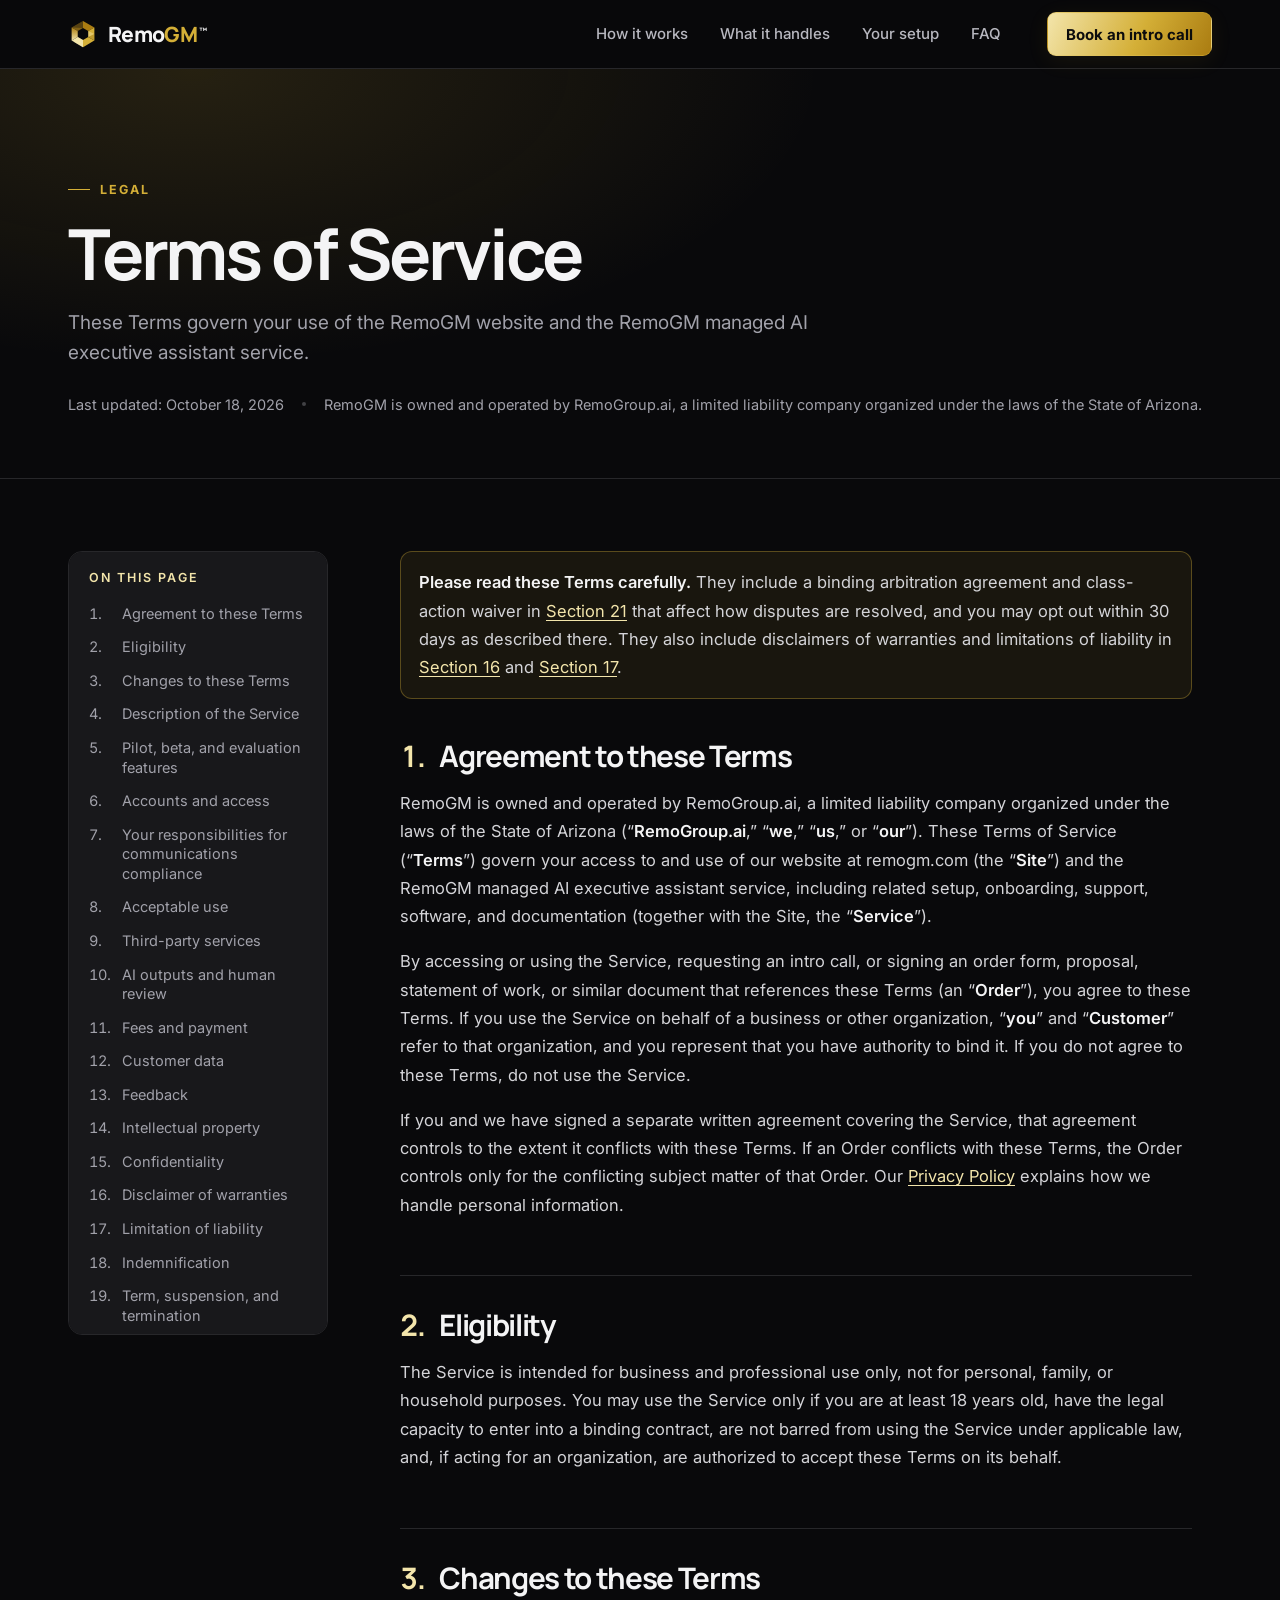
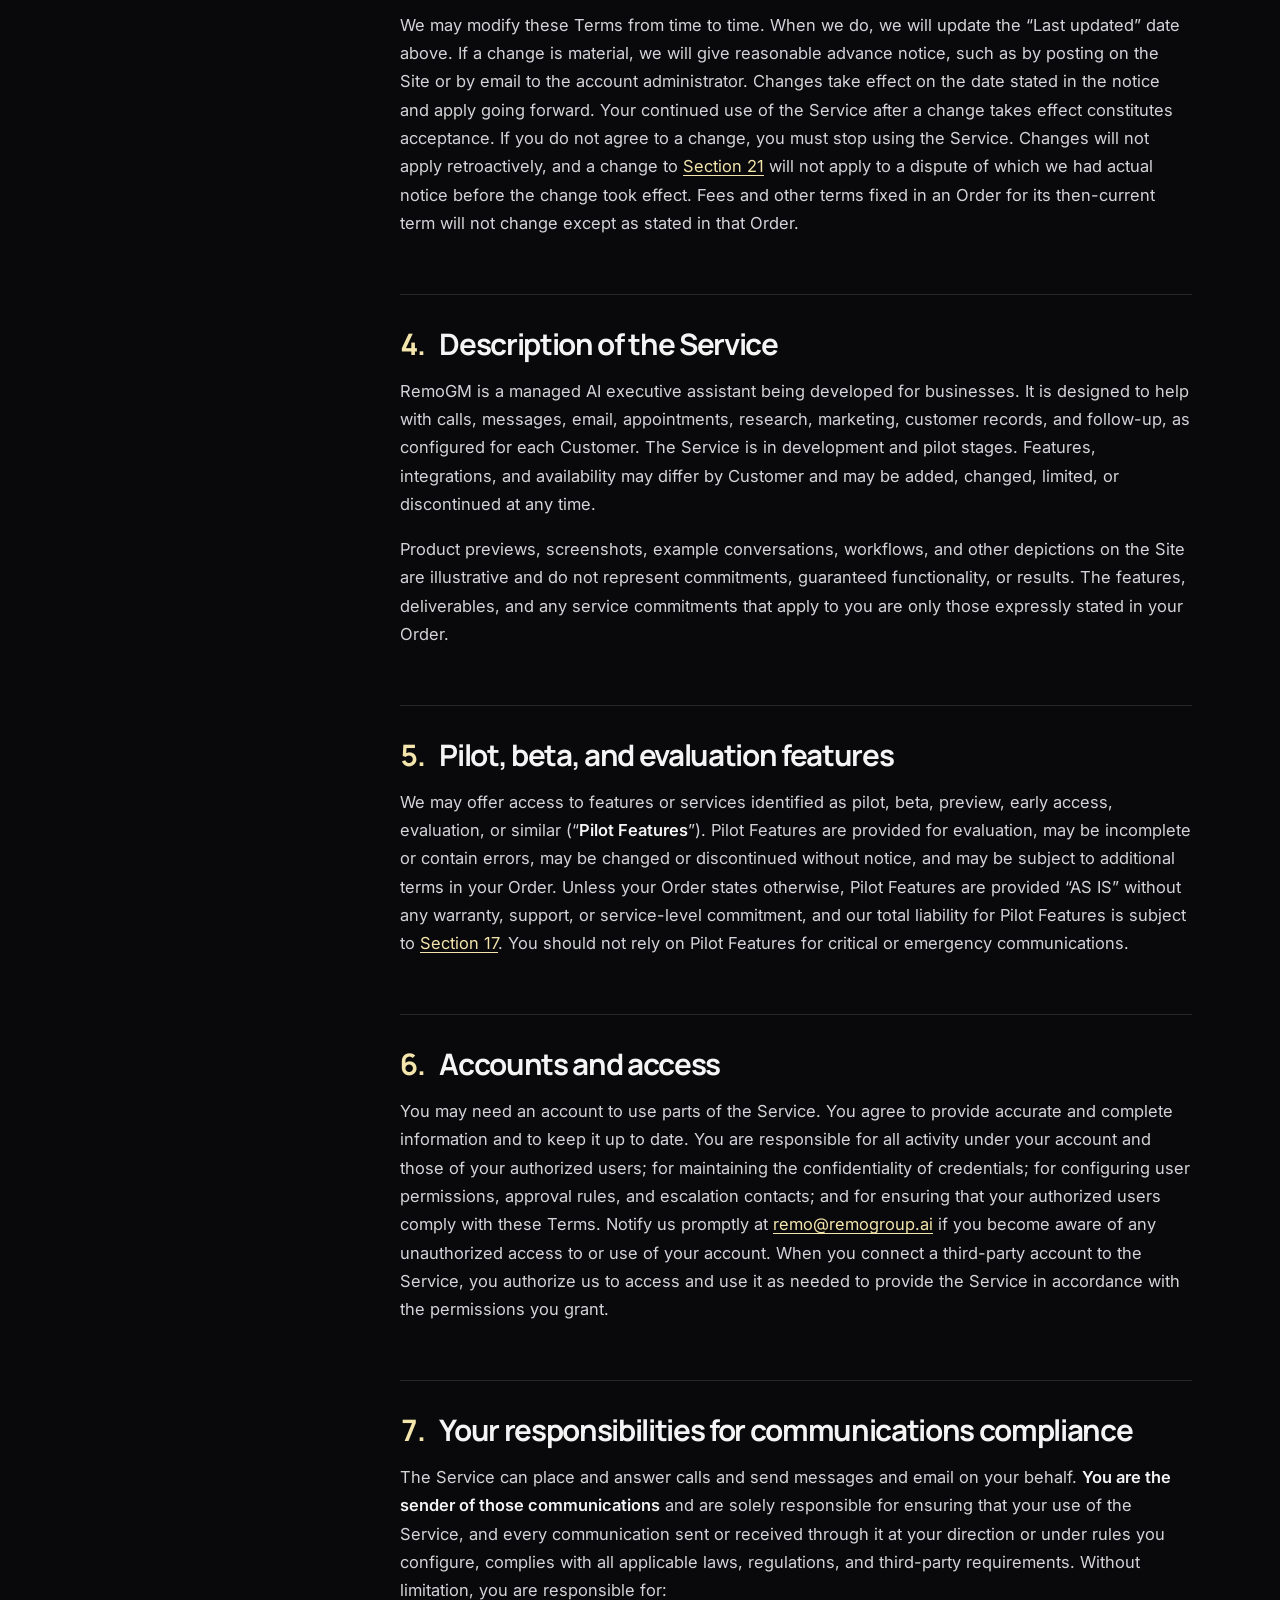
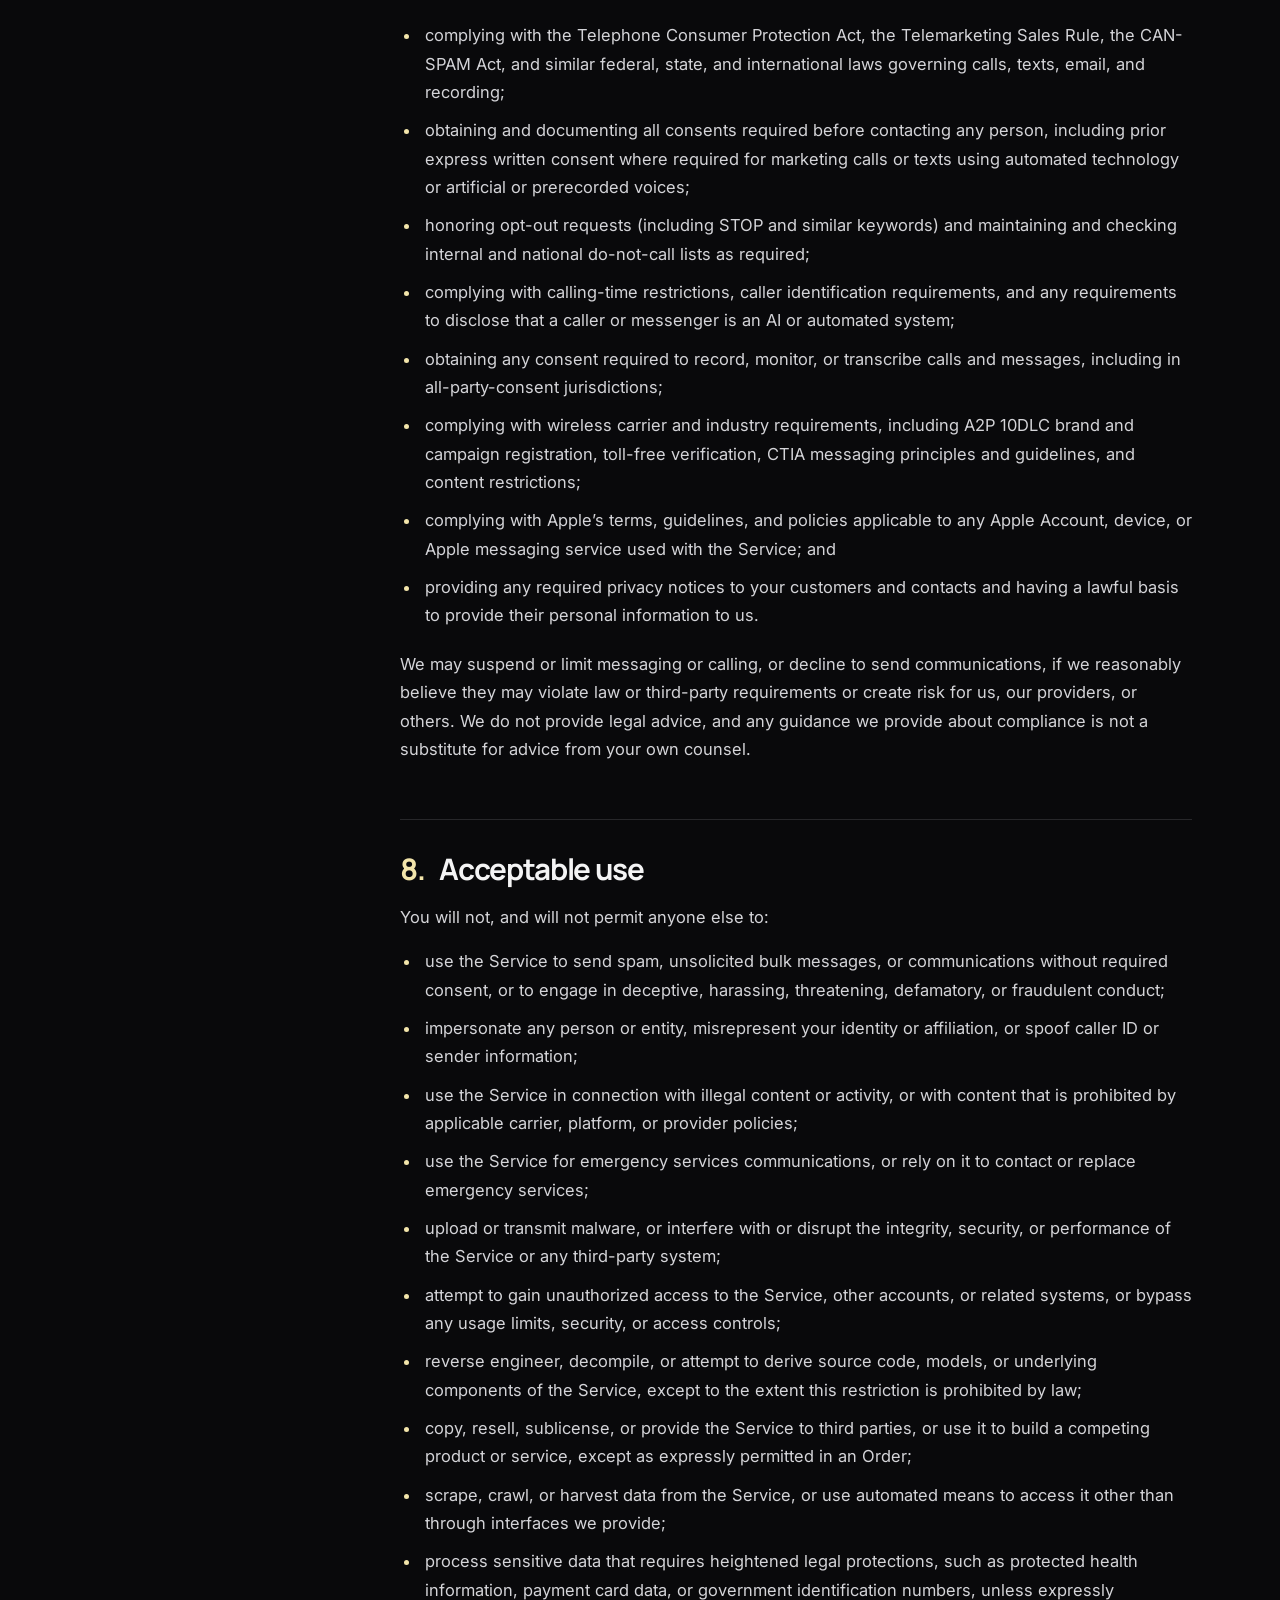
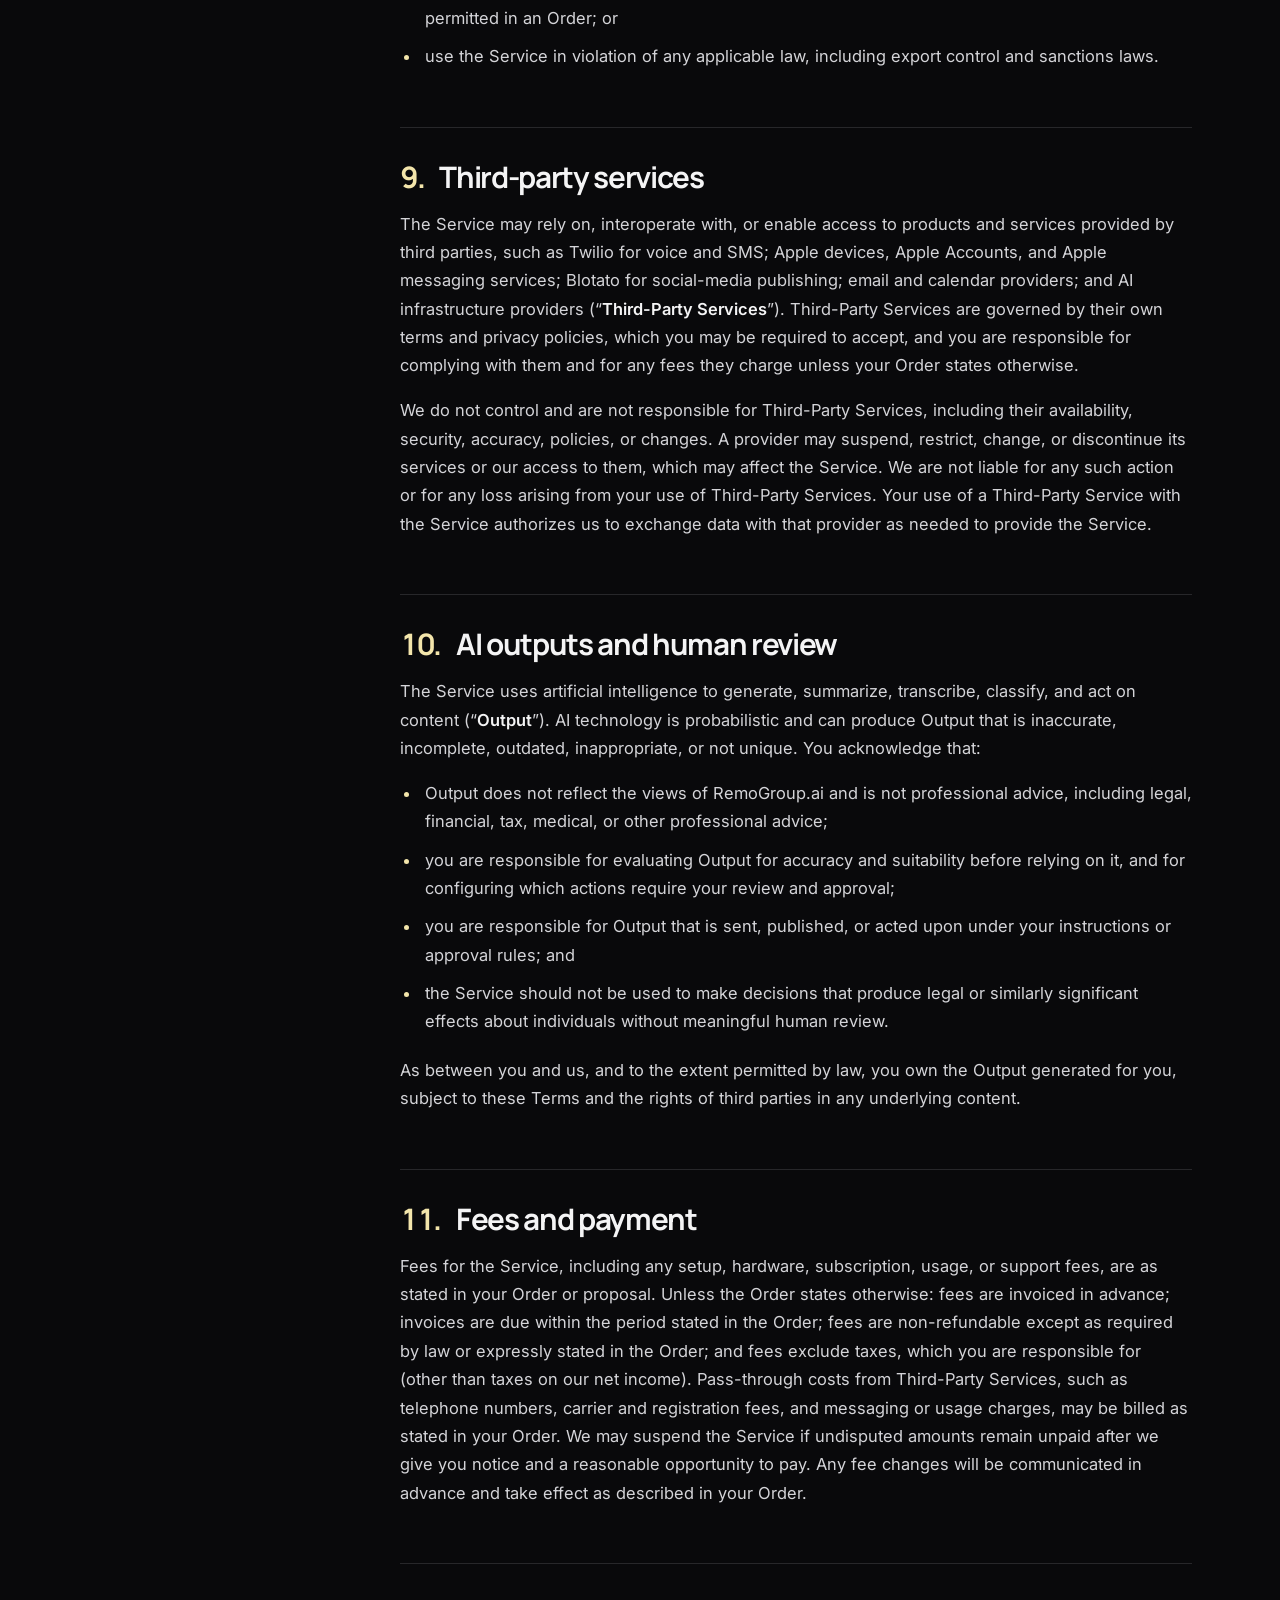
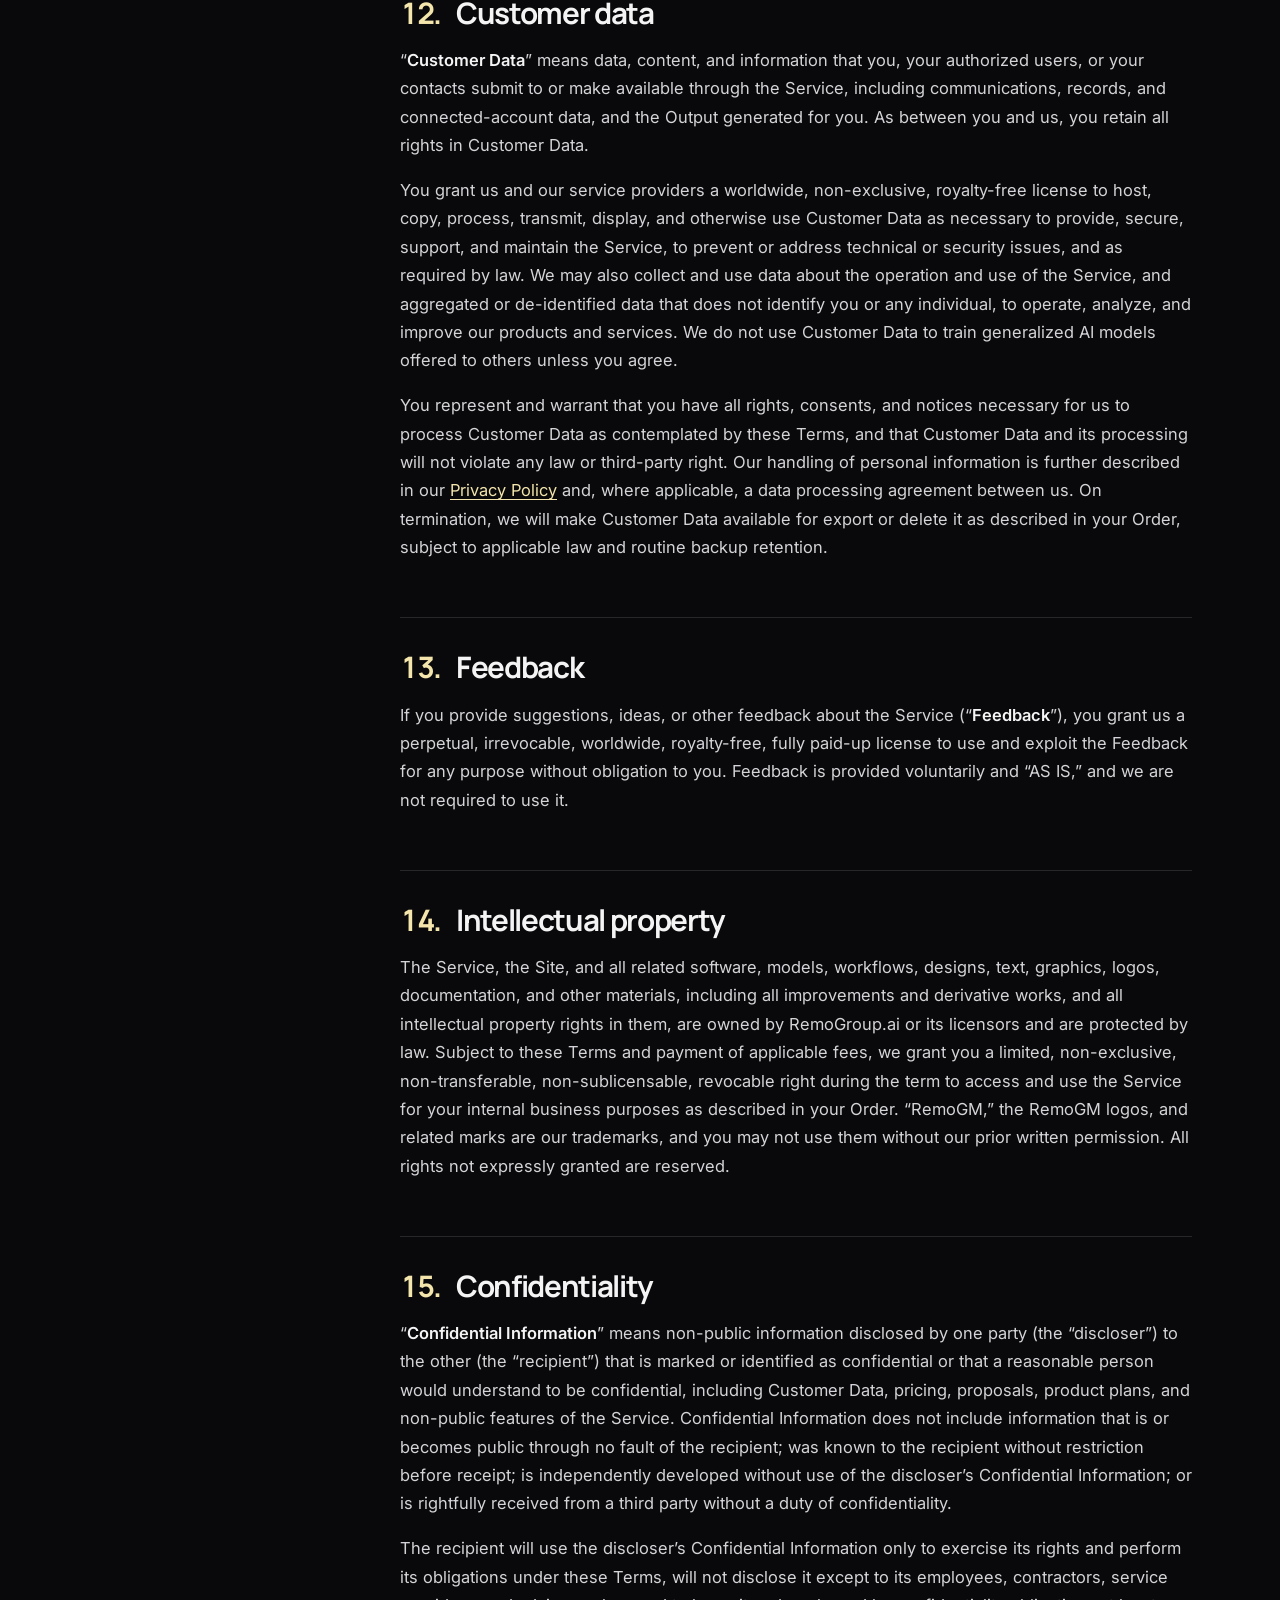
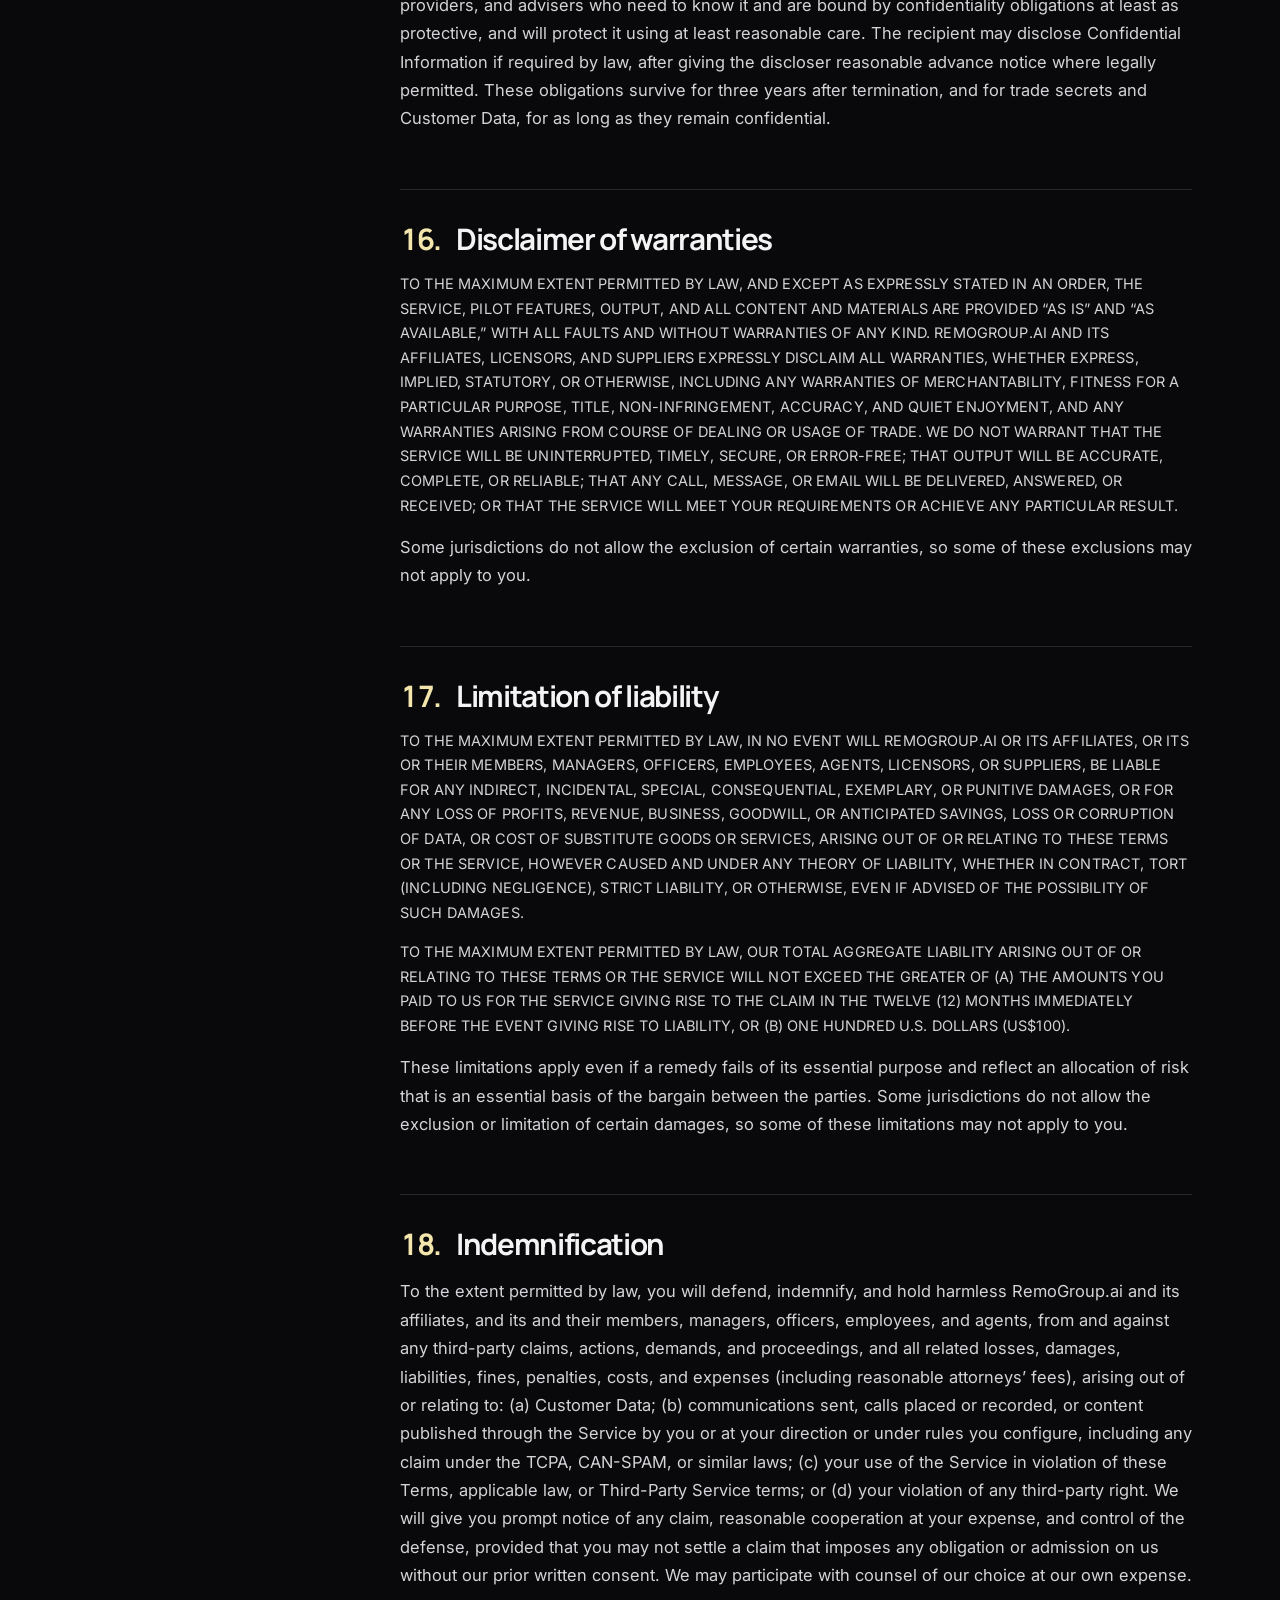
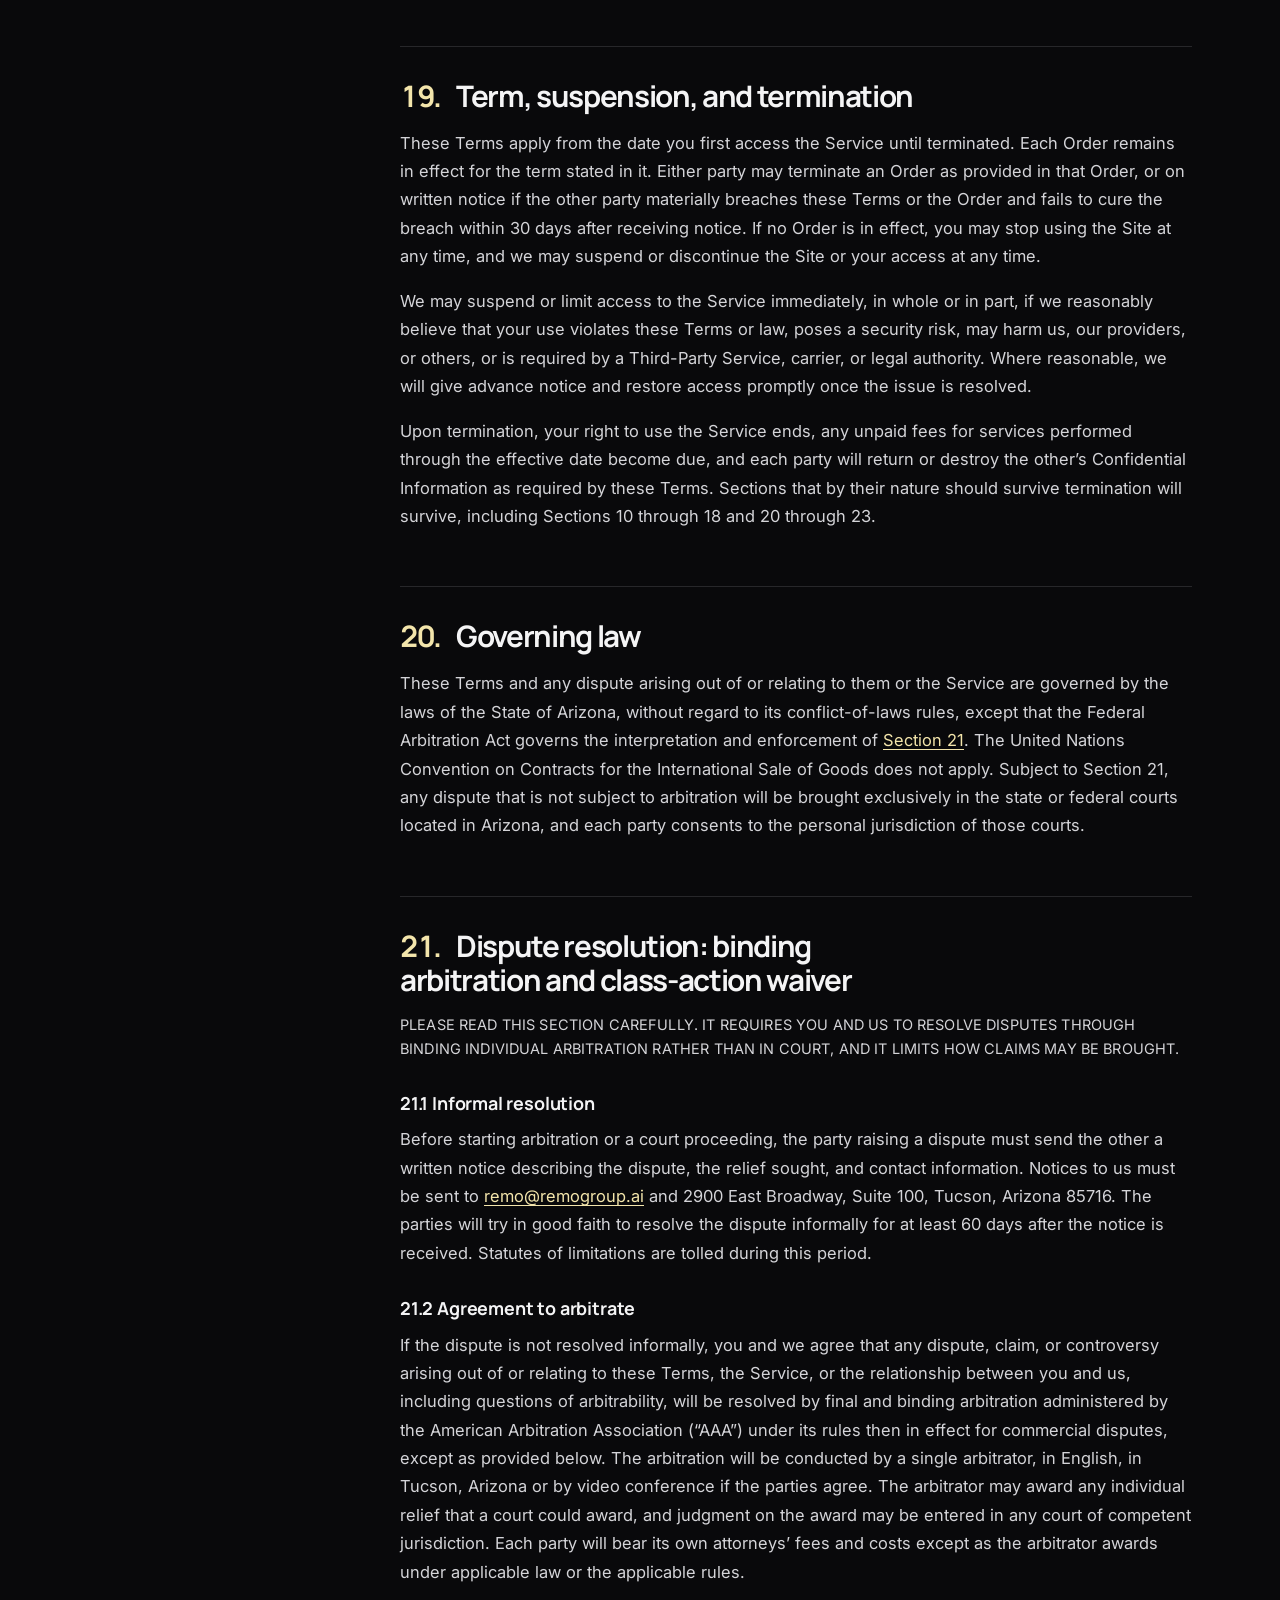
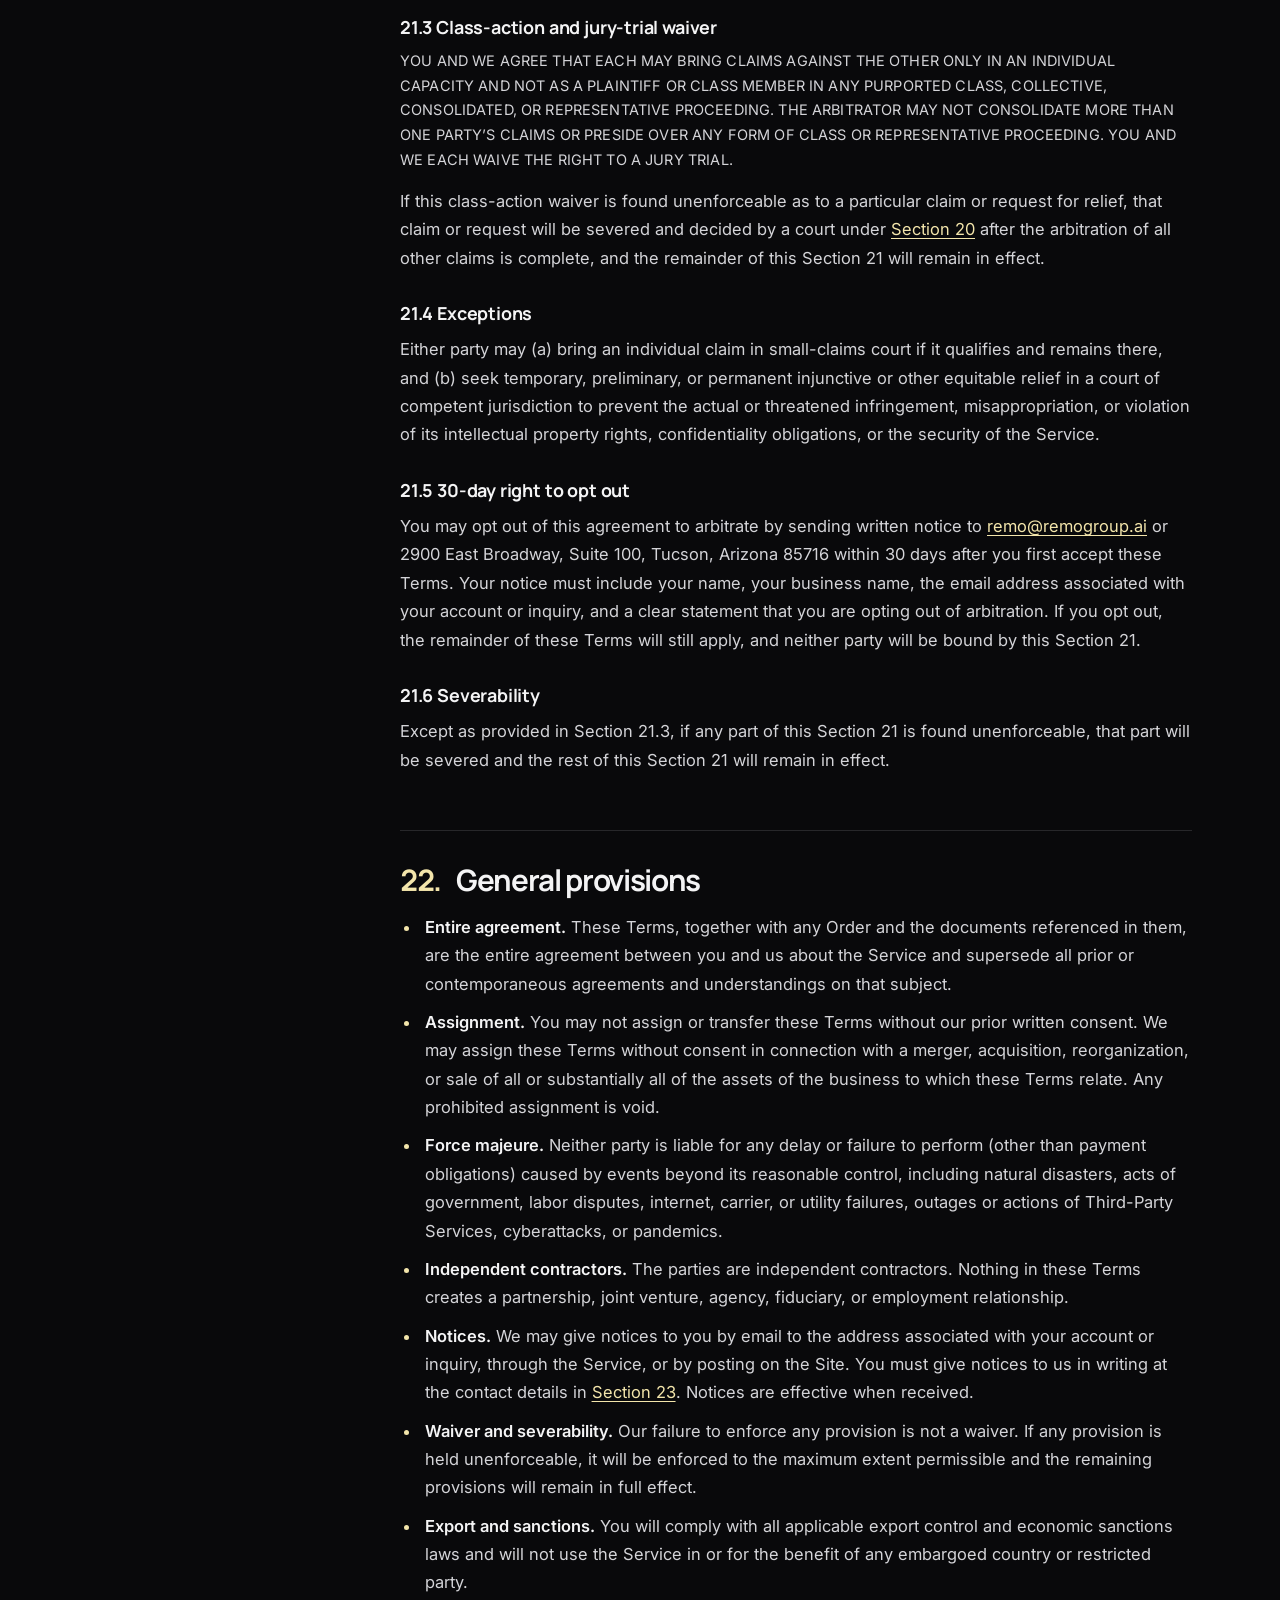
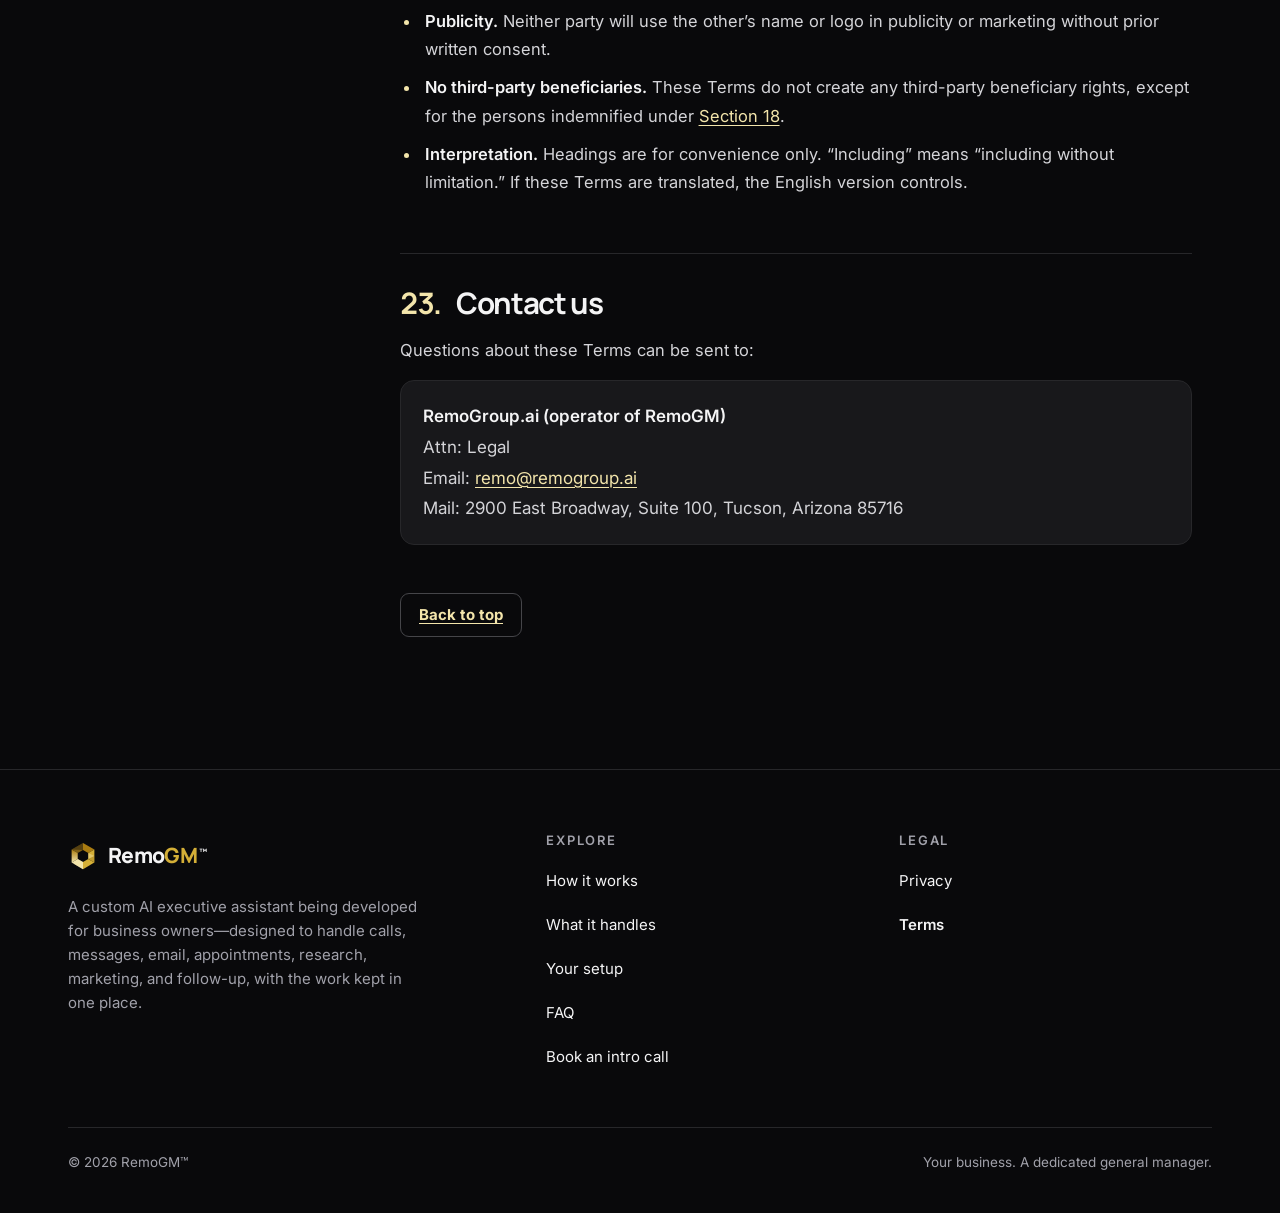
<file: terms/index.html>
<!doctype html>
<!--
  PLACEHOLDERS TO COMPLETE BEFORE RELYING ON THIS PAGE (shown highlighted on the page):
  Have this document reviewed by qualified counsel before treating it as final.
-->
<html lang="en">
<head>
<meta charset="utf-8">
<meta name="viewport" content="width=device-width, initial-scale=1">
<link rel="icon" type="image/svg+xml" href="/favicon.svg?v=20261020-gold">
<meta name="theme-color" content="#09090B">
<link rel="preconnect" href="https://fonts.googleapis.com">
<link rel="preconnect" href="https://fonts.gstatic.com" crossorigin>
<link href="https://fonts.googleapis.com/css2?family=Manrope:wght@400;500;600;700;800&family=Inter:wght@400;500;600;700&display=swap" rel="stylesheet">
<style>
:root{
  --ink:#09090B; --ink2:#18181B; --ink3:#27272A; --line:rgba(161,161,170,.18); --line2:rgba(161,161,170,.30);
  --blue:#D4AF37; --blue-hi:#F3E5AB; --paper:#18181B; --silver:#A1A1AA; --teal:#D4AF37; --teal-ink:#D4AF37;
  --text:#F4F4F5; --muted:#A1A1AA; --ptext:#F4F4F5; --pmuted:#A1A1AA;
  --display:"Manrope","Inter",system-ui,sans-serif; --body:"Inter",system-ui,-apple-system,"Segoe UI",sans-serif;
  --serif:"Manrope","Inter",system-ui,sans-serif;
  --r:14px; --wrap:1240px;
}
*,*::before,*::after{box-sizing:border-box}
html{scroll-behavior:smooth;-webkit-text-size-adjust:100%}
@media (prefers-reduced-motion:reduce){html{scroll-behavior:auto}*,*::before,*::after{animation-duration:.001ms!important;animation-iteration-count:1!important;transition-duration:.001ms!important}}
body{margin:0;background:var(--ink);color:var(--text);font:400 17px/1.6 var(--body);-webkit-font-smoothing:antialiased;text-rendering:optimizeLegibility}
img,svg{display:block;max-width:100%}
a{color:inherit}
p{margin:0 0 1em}
h1,h2,h3,h4{font-family:var(--display);margin:0;letter-spacing:-.025em;line-height:1.04;font-weight:700;text-wrap:balance}
.wrap{max-width:var(--wrap);margin:0 auto;padding:0 clamp(20px,4vw,48px)}
.sr-only{position:absolute!important;width:1px;height:1px;padding:0;margin:-1px;overflow:hidden;clip:rect(0,0,0,0);white-space:nowrap;border:0}
.skip{position:absolute;left:12px;top:-60px;z-index:100;background:var(--paper);color:var(--ptext);padding:12px 16px;border-radius:10px;font-weight:600;text-decoration:none}
.skip:focus{top:12px}
:focus-visible{outline:3px solid var(--blue-hi);outline-offset:3px;border-radius:6px}
.light :focus-visible{outline-color:#D4AF37}
/* header */
.site-header{position:sticky;top:0;z-index:50;background:rgba(9,9,11,.86);backdrop-filter:saturate(140%) blur(10px);-webkit-backdrop-filter:saturate(140%) blur(10px);border-bottom:1px solid var(--line)}
.site-header .wrap{display:flex;align-items:center;gap:24px;min-height:68px}
.logo{display:inline-flex;align-items:center;gap:10px;text-decoration:none;font:600 21px/1 var(--display);letter-spacing:-.03em;min-height:44px}
.logo .trademark{font-size:.42em;line-height:0;vertical-align:super;margin-left:2px;letter-spacing:0;color:var(--text)}
.logo svg{width:30px;height:30px}
.logo .remo{color:var(--text)} .logo .blue{color:#D4AF37}
.light .logo .remo{color:#F4F4F5} .light .logo .blue{color:var(--blue)}
.nav{display:flex;gap:4px;margin-left:auto}
.nav a{color:var(--silver);text-decoration:none;font-size:15px;font-weight:500;padding:0 14px;min-height:44px;display:inline-flex;align-items:center;border-radius:10px}
.nav a:hover{color:var(--text);background:rgba(161,161,170,.08)}
.header-cta{margin-left:8px}
.menu-btn{display:none;margin-left:auto;width:44px;height:44px;border-radius:10px;border:1px solid var(--line2);background:transparent;color:var(--text);cursor:pointer;align-items:center;justify-content:center}
.mobile-menu{display:none}
@media (max-width:920px){
  .nav,.header-cta.desk{display:none}
  .menu-btn{display:inline-flex}
  .mobile-menu{border-top:1px solid var(--line);padding:8px 20px 20px}
  .mobile-menu[data-open=true]{display:block}
  .mobile-menu a:not(.btn){display:flex;align-items:center;min-height:48px;color:var(--text);text-decoration:none;font-size:17px;border-bottom:1px solid var(--line)}
  .mobile-menu .btn{margin-top:16px;width:100%}
}
/* buttons */
.btn{display:inline-flex;align-items:center;justify-content:center;gap:10px;min-height:48px;padding:0 22px;border-radius:999px;font:600 16px/1 var(--body);text-decoration:none;border:1px solid transparent;cursor:pointer;transition:background .2s,border-color .2s,transform .2s;white-space:nowrap}
.btn svg{width:18px;height:18px}
.btn-primary{background:linear-gradient(120deg,#F3E5AB,#D4AF37 58%,#AA7C11);color:#09090B;box-shadow:0 8px 24px -10px rgba(212,175,55,.35)}
.btn-primary:hover{background:#F3E5AB}
.btn-ghost{background:transparent;color:var(--text);border-color:var(--line2)}
.btn-ghost:hover{border-color:var(--silver)}
.btn-sm{min-height:44px;padding:0 18px;font-size:15px}
.light .btn-ghost{color:var(--ptext);border-color:rgba(212,175,55,.25)}
/* labels */
.eyebrow{display:inline-flex;align-items:center;gap:10px;font:600 12.5px/1 var(--body);letter-spacing:.16em;text-transform:uppercase;color:var(--blue-hi)}
.eyebrow::before{content:"";width:22px;height:1px;background:currentColor}
.light .eyebrow{color:#D4AF37}
.tag-illus{display:inline-flex;align-items:center;gap:7px;font:600 11.5px/1 var(--body);letter-spacing:.1em;text-transform:uppercase;color:#F3E5AB;background:rgba(212,175,55,.10);border:1px solid rgba(212,175,55,.35);padding:7px 10px;border-radius:999px;white-space:nowrap}
.tag-illus::before{content:"";width:6px;height:6px;border-radius:50%;background:#D4AF37}
.light .tag-illus{color:#F3E5AB;background:#27272A;border-color:#AA7C11}
.chip{display:inline-flex;align-items:center;gap:6px;font:600 11.5px/1 var(--body);letter-spacing:.06em;text-transform:uppercase;padding:6px 9px;border-radius:999px;border:1px solid var(--line2);color:var(--silver);white-space:nowrap}
.chip::before{content:"";width:6px;height:6px;border-radius:50%;background:currentColor;opacity:.8}
.chip[data-status=pilot]{color:var(--teal);border-color:rgba(212,175,55,.45);background:rgba(212,175,55,.07)}
.chip[data-status=planned]{color:var(--silver)}
.light .chip[data-status=planned]{color:#A1A1AA;border-color:rgba(212,175,55,.22)}
.light .chip[data-status=pilot]{color:var(--teal-ink);border-color:rgba(212,175,55,.4);background:rgba(212,175,55,.06)}
/* footer */
.site-footer{border-top:1px solid var(--line);padding:64px 0 40px;background:var(--ink)}
.foot-grid{display:grid;grid-template-columns:1.4fr 1fr 1fr;gap:40px}
.site-footer p{color:var(--muted);font-size:15px;max-width:40ch;margin-top:16px}
.site-footer h2{font:600 13px/1 var(--body);letter-spacing:.14em;text-transform:uppercase;color:var(--silver);margin-bottom:12px}
.site-footer ul{list-style:none;margin:0;padding:0}
.site-footer li a{display:inline-flex;align-items:center;min-height:44px;min-width:44px;color:var(--text);text-decoration:none;font-size:15px}
.site-footer li a:hover{text-decoration:underline}
.foot-base{margin-top:48px;padding-top:24px;border-top:1px solid var(--line);display:flex;justify-content:space-between;gap:16px;flex-wrap:wrap;color:var(--muted);font-size:13.5px}
@media (max-width:760px){.foot-grid{grid-template-columns:1fr 1fr}.foot-grid>:first-child{grid-column:1/-1}}
[hidden]{display:none!important}


/* legal pages */
.legal-hero{padding:clamp(56px,8vw,104px) 0 clamp(32px,4vw,48px);border-bottom:1px solid var(--line);background:radial-gradient(900px 420px at 15% 0%,rgba(212,175,55,.14),transparent 70%),var(--ink)}
.legal-hero h1{font-size:clamp(2.4rem,6vw,4.4rem);margin:18px 0 18px}
.legal-hero .lede{color:var(--muted);font-size:clamp(17px,1.6vw,19px);max-width:62ch;margin:0}
.meta-row{display:flex;flex-wrap:wrap;gap:10px 18px;align-items:center;margin-top:24px;color:var(--silver);font-size:14.5px}
.meta-row .dot{width:4px;height:4px;border-radius:50%;background:var(--line2)}
@media (max-width:640px){.meta-row .dot{display:none}}
.legal-body{padding:clamp(40px,6vw,72px) 0 clamp(64px,9vw,120px)}
.legal-grid{display:grid;grid-template-columns:minmax(0,1fr);gap:40px}
@media (min-width:1080px){.legal-grid{grid-template-columns:260px minmax(0,72ch);gap:72px;justify-content:start}}
.toc{border:1px solid var(--line);border-radius:var(--r);background:var(--ink2);padding:20px 20px 14px}
@media (min-width:1080px){.toc{position:sticky;top:92px;max-height:calc(100vh - 116px);overflow:auto}}
.toc h2{font:600 12.5px/1 var(--body);letter-spacing:.16em;text-transform:uppercase;color:var(--blue-hi);margin:0 0 12px}
.toc ol{list-style:none;margin:0;padding:0}
.toc li a{display:flex;gap:10px;padding:7px 0;color:var(--silver);text-decoration:none;font-size:14.5px;line-height:1.35;border-radius:6px}
.toc li a span{color:var(--muted);opacity:1;min-width:1.6em;font-variant-numeric:tabular-nums}
.toc li a:hover{color:var(--text)}
.toc li a[aria-current=true]{color:var(--text)}
@media (max-width:1079px){.toc ol{columns:2;column-gap:32px}.toc li{break-inside:avoid}}
@media (max-width:640px){.toc ol{columns:1}}
.prose{max-width:72ch;min-width:0;overflow-wrap:break-word}
.prose section{scroll-margin-top:92px}
.prose h2{font-size:clamp(1.45rem,2.4vw,1.85rem);line-height:1.15;margin:56px 0 16px;padding-top:32px;border-top:1px solid var(--line)}
.prose section:first-of-type h2{margin-top:0;padding-top:0;border-top:0}
.prose .callout + section h2{margin-top:40px}
.prose h2 .n{color:var(--blue-hi);margin-right:.35em;font-variant-numeric:tabular-nums}
.prose h3{font-size:1.12rem;line-height:1.3;letter-spacing:-.01em;margin:30px 0 10px;color:var(--text)}
.prose p,.prose li{color:#D4D4D8;font-size:16.5px;line-height:1.72}
.prose strong{color:var(--text);font-weight:600}
.prose ul{margin:0 0 1.2em;padding-left:1.25em}
.prose li{margin:0 0 .6em;padding-left:.2em}
.prose li::marker{color:var(--blue-hi)}
.prose a{color:var(--blue-hi);text-decoration:underline;text-underline-offset:3px;text-decoration-thickness:1px}
.prose a:hover{color:#F3E5AB}
.prose .caps{font-size:14.5px;line-height:1.7;letter-spacing:.01em;color:#D4D4D8}
.callout{border:1px solid rgba(212,175,55,.35);background:rgba(212,175,55,.08);border-radius:12px;padding:16px 18px;margin:0 0 1.4em}
.callout p{margin:0}
.contact-card{font-style:normal;border:1px solid var(--line);background:var(--ink2);border-radius:var(--r);padding:20px 22px;color:#D4D4D8;line-height:1.8}
mark.ph{background:rgba(212,175,55,.14);color:#F3E5AB;border:1px dashed rgba(212,175,55,.7);border-radius:5px;padding:0 .3em;font-weight:600;box-decoration-break:clone;-webkit-box-decoration-break:clone}
.table-wrap{margin:8px 0 1.4em;border:1px solid var(--line);border-radius:var(--r);overflow:hidden}
.prose table{width:100%;border-collapse:collapse;font-size:15px}
.prose th,.prose td{text-align:left;vertical-align:top;padding:12px 14px;border-bottom:1px solid var(--line);color:#D4D4D8;line-height:1.5}
.prose th{background:var(--ink2);color:var(--silver);font:600 12.5px/1.3 var(--body);letter-spacing:.08em;text-transform:uppercase}
.prose td:first-child{color:var(--text);font-weight:600}
.prose tr:last-child td{border-bottom:0}
@media (max-width:640px){
  .prose thead{position:absolute;width:1px;height:1px;overflow:hidden;clip:rect(0,0,0,0)}
  .prose table,.prose tbody,.prose tr,.prose td{display:block;width:100%}
  .prose tr{border-bottom:1px solid var(--line);padding:6px 0}
  .prose tr:last-child{border-bottom:0}
  .prose td{border:0;padding:6px 16px}
  .prose td::before{content:attr(data-label);display:block;font:600 11.5px/1.4 var(--body);letter-spacing:.1em;text-transform:uppercase;color:var(--silver);margin-bottom:2px}
}
.back-top{margin-top:48px}
</style>
<title>Terms of Service | RemoGM™</title>
<meta name="description" content="The terms that govern use of the RemoGM website and managed AI executive assistant service, operated by RemoGroup.ai.">
<link rel="canonical" href="https://remogm.com/terms">
<meta property="og:type" content="website">
<meta property="og:site_name" content="RemoGM™">
<meta property="og:url" content="https://remogm.com/terms">
<meta property="og:title" content="Terms of Service | RemoGM™">
<meta property="og:description" content="The terms that govern use of the RemoGM website and managed AI executive assistant service, operated by RemoGroup.ai.">
<link rel="stylesheet" href="/black-gold.css?v=20261020-cta">
<link rel="stylesheet" href="/welcome-gm.css?v=20261021-1">
<script src="/welcome-gm.js?v=20261021-1" defer></script>
</head>
<body id="top">
<svg width="0" height="0" style="position:absolute" aria-hidden="true" focusable="false">
  <defs>
    <linearGradient id="rbLeft" x1="0" y1="0" x2="0" y2="1"><stop offset="0" stop-color="#AA7C11"/><stop offset="1" stop-color="#F3E5AB"/></linearGradient>
    <linearGradient id="wireGrad" x1="0" y1="0" x2="1" y2="0"><stop offset="0" stop-color="#D4AF37"/><stop offset="1" stop-color="#F3E5AB"/></linearGradient>
  </defs>
  <symbol id="rb-mark" viewBox="0 0 64 64">
    <path d="M7.75 18 32 4 32 19 20.74 25.5Z" fill="#806015"/>
    <path d="M32 4 56.25 18 43.26 25.5 32 19Z" fill="#AA7C11"/>
    <path d="M56.25 18 56.25 46 43.26 38.5 43.26 25.5Z" fill="#D4AF37"/>
    <path d="M56.25 46 32 60 32 45 43.26 38.5Z" fill="#D4AF37"/>
    <path d="M32 60 7.75 46 20.74 38.5 32 45Z" fill="#F3E5AB"/>
    <path d="M7.75 46 7.75 18 20.74 25.5 20.74 38.5Z" fill="url(#rbLeft)"/>
    <path d="M7.75 18 32 4 32 19Z" fill="#09090B" opacity=".35"/>
    <path d="M43.26 25.5 56.25 32 43.26 38.5Z" fill="#F3E5AB" opacity=".45"/>
    <path d="M20.74 38.5 32 45 32 60 13 49Z" fill="#F3E5AB" opacity=".45"/>
    <path d="M56.25 46 43.26 38.5 56.25 32Z" fill="#806015" opacity=".25"/>
  </symbol>
</svg>

<a class="skip" href="#main">Skip to content</a>
<header class="site-header">
  <div class="wrap">
    <a class="logo" href="/#top" aria-label="RemoGM™ home"><svg aria-hidden="true" viewBox="0 0 64 64"><use href="#rb-mark"/></svg><span><span class="remo">Remo</span><span class="blue">GM</span><sup class="trademark">™</sup></span></a>
    <nav class="nav" aria-label="Primary">
      <a href="/#how">How it works</a>
      <a href="/#handles">What it handles</a>
      <a href="/#setup">Your setup</a>
      <a href="/#faq">FAQ</a>
    </nav>
    <a class="btn btn-primary btn-sm header-cta desk" href="/book.html">Book an intro call</a>
    <button class="menu-btn" id="menuBtn" type="button" aria-label="Menu" aria-expanded="false" aria-controls="mobileMenu"><svg width="20" height="20" viewBox="0 0 24 24" fill="none" stroke="currentColor" stroke-width="2" stroke-linecap="round" aria-hidden="true"><path d="M4 7h16M4 12h16M4 17h16"/></svg></button>
  </div>
  <nav class="mobile-menu" id="mobileMenu" data-open="false" aria-label="Mobile">
    <a href="/#how">How it works</a>
    <a href="/#handles">What it handles</a>
    <a href="/#setup">Your setup</a>
    <a href="/#faq">FAQ</a>
    <a class="btn btn-primary" href="/book.html">Book an intro call</a>
  </nav>
</header>

<main id="main">
<section class="legal-hero" aria-labelledby="page-h">
  <div class="wrap">
    <span class="eyebrow">Legal</span>
    <h1 id="page-h">Terms of Service</h1>
    <p class="lede">These Terms govern your use of the RemoGM website and the RemoGM managed AI executive assistant service.</p>
    <p class="meta-row"><span>Last updated: <time datetime="2026-10-18">October 18, 2026</time></span><span class="dot" aria-hidden="true"></span><span>RemoGM is owned and operated by RemoGroup.ai, a limited liability company organized under the laws of the State of Arizona.</span></p>
  </div>
</section>
<div class="legal-body">
  <div class="wrap legal-grid">
    <nav class="toc" aria-labelledby="toc-h">
      <h2 id="toc-h">On this page</h2>
      <ol>
      <li><a href="#acceptance"><span>1.</span>Agreement to these Terms</a></li>
      <li><a href="#eligibility"><span>2.</span>Eligibility</a></li>
      <li><a href="#changes"><span>3.</span>Changes to these Terms</a></li>
      <li><a href="#the-service"><span>4.</span>Description of the Service</a></li>
      <li><a href="#pilot"><span>5.</span>Pilot, beta, and evaluation features</a></li>
      <li><a href="#accounts"><span>6.</span>Accounts and access</a></li>
      <li><a href="#customer-responsibilities"><span>7.</span>Your responsibilities for communications compliance</a></li>
      <li><a href="#acceptable-use"><span>8.</span>Acceptable use</a></li>
      <li><a href="#third-party-services"><span>9.</span>Third-party services</a></li>
      <li><a href="#ai-output"><span>10.</span>AI outputs and human review</a></li>
      <li><a href="#fees"><span>11.</span>Fees and payment</a></li>
      <li><a href="#customer-data"><span>12.</span>Customer data</a></li>
      <li><a href="#feedback"><span>13.</span>Feedback</a></li>
      <li><a href="#intellectual-property"><span>14.</span>Intellectual property</a></li>
      <li><a href="#confidentiality"><span>15.</span>Confidentiality</a></li>
      <li><a href="#disclaimers"><span>16.</span>Disclaimer of warranties</a></li>
      <li><a href="#limitation"><span>17.</span>Limitation of liability</a></li>
      <li><a href="#indemnification"><span>18.</span>Indemnification</a></li>
      <li><a href="#term-termination"><span>19.</span>Term, suspension, and termination</a></li>
      <li><a href="#governing-law"><span>20.</span>Governing law</a></li>
      <li><a href="#disputes"><span>21.</span>Dispute resolution: binding arbitration and class-action waiver</a></li>
      <li><a href="#general"><span>22.</span>General provisions</a></li>
      <li><a href="#contact"><span>23.</span>Contact us</a></li>
      </ol>
    </nav>
    <article class="prose" aria-labelledby="page-h">
<div class="callout"><p><strong>Please read these Terms carefully.</strong> They include a binding arbitration agreement and class-action waiver in <a href="#disputes">Section 21</a> that affect how disputes are resolved, and you may opt out within 30 days as described there. They also include disclaimers of warranties and limitations of liability in <a href="#disclaimers">Section 16</a> and <a href="#limitation">Section 17</a>.</p></div>

<section id="acceptance" aria-labelledby="acc-h">
<h2 id="acc-h"><span class="n">1.</span> Agreement to these Terms</h2>
<p>RemoGM is owned and operated by RemoGroup.ai, a limited liability company organized under the laws of the State of Arizona (“<strong>RemoGroup.ai</strong>,” “<strong>we</strong>,” “<strong>us</strong>,” or “<strong>our</strong>”). These Terms of Service (“<strong>Terms</strong>”) govern your access to and use of our website at remogm.com (the “<strong>Site</strong>”) and the RemoGM managed AI executive assistant service, including related setup, onboarding, support, software, and documentation (together with the Site, the “<strong>Service</strong>”).</p>
<p>By accessing or using the Service, requesting an intro call, or signing an order form, proposal, statement of work, or similar document that references these Terms (an “<strong>Order</strong>”), you agree to these Terms. If you use the Service on behalf of a business or other organization, “<strong>you</strong>” and “<strong>Customer</strong>” refer to that organization, and you represent that you have authority to bind it. If you do not agree to these Terms, do not use the Service.</p>
<p>If you and we have signed a separate written agreement covering the Service, that agreement controls to the extent it conflicts with these Terms. If an Order conflicts with these Terms, the Order controls only for the conflicting subject matter of that Order. Our <a href="/privacy">Privacy Policy</a> explains how we handle personal information.</p>
</section>

<section id="eligibility" aria-labelledby="elig-h">
<h2 id="elig-h"><span class="n">2.</span> Eligibility</h2>
<p>The Service is intended for business and professional use only, not for personal, family, or household purposes. You may use the Service only if you are at least 18 years old, have the legal capacity to enter into a binding contract, are not barred from using the Service under applicable law, and, if acting for an organization, are authorized to accept these Terms on its behalf.</p>
</section>

<section id="changes" aria-labelledby="chg-h">
<h2 id="chg-h"><span class="n">3.</span> Changes to these Terms</h2>
<p>We may modify these Terms from time to time. When we do, we will update the “Last updated” date above. If a change is material, we will give reasonable advance notice, such as by posting on the Site or by email to the account administrator. Changes take effect on the date stated in the notice and apply going forward. Your continued use of the Service after a change takes effect constitutes acceptance. If you do not agree to a change, you must stop using the Service. Changes will not apply retroactively, and a change to <a href="#disputes">Section 21</a> will not apply to a dispute of which we had actual notice before the change took effect. Fees and other terms fixed in an Order for its then-current term will not change except as stated in that Order.</p>
</section>

<section id="the-service" aria-labelledby="svc-h">
<h2 id="svc-h"><span class="n">4.</span> Description of the Service</h2>
<p>RemoGM is a managed AI executive assistant being developed for businesses. It is designed to help with calls, messages, email, appointments, research, marketing, customer records, and follow-up, as configured for each Customer. The Service is in development and pilot stages. Features, integrations, and availability may differ by Customer and may be added, changed, limited, or discontinued at any time.</p>
<p>Product previews, screenshots, example conversations, workflows, and other depictions on the Site are illustrative and do not represent commitments, guaranteed functionality, or results. The features, deliverables, and any service commitments that apply to you are only those expressly stated in your Order.</p>
</section>

<section id="pilot" aria-labelledby="pilot-h">
<h2 id="pilot-h"><span class="n">5.</span> Pilot, beta, and evaluation features</h2>
<p>We may offer access to features or services identified as pilot, beta, preview, early access, evaluation, or similar (“<strong>Pilot Features</strong>”). Pilot Features are provided for evaluation, may be incomplete or contain errors, may be changed or discontinued without notice, and may be subject to additional terms in your Order. Unless your Order states otherwise, Pilot Features are provided “AS IS” without any warranty, support, or service-level commitment, and our total liability for Pilot Features is subject to <a href="#limitation">Section 17</a>. You should not rely on Pilot Features for critical or emergency communications.</p>
</section>

<section id="accounts" aria-labelledby="acct-h">
<h2 id="acct-h"><span class="n">6.</span> Accounts and access</h2>
<p>You may need an account to use parts of the Service. You agree to provide accurate and complete information and to keep it up to date. You are responsible for all activity under your account and those of your authorized users; for maintaining the confidentiality of credentials; for configuring user permissions, approval rules, and escalation contacts; and for ensuring that your authorized users comply with these Terms. Notify us promptly at <a href="mailto:remo@remogroup.ai">remo@remogroup.ai</a> if you become aware of any unauthorized access to or use of your account. When you connect a third-party account to the Service, you authorize us to access and use it as needed to provide the Service in accordance with the permissions you grant.</p>
</section>

<section id="customer-responsibilities" aria-labelledby="resp-h">
<h2 id="resp-h"><span class="n">7.</span> Your responsibilities for communications compliance</h2>
<p>The Service can place and answer calls and send messages and email on your behalf. <strong>You are the sender of those communications</strong> and are solely responsible for ensuring that your use of the Service, and every communication sent or received through it at your direction or under rules you configure, complies with all applicable laws, regulations, and third-party requirements. Without limitation, you are responsible for:</p>
<ul>
<li>complying with the Telephone Consumer Protection Act, the Telemarketing Sales Rule, the CAN-SPAM Act, and similar federal, state, and international laws governing calls, texts, email, and recording;</li>
<li>obtaining and documenting all consents required before contacting any person, including prior express written consent where required for marketing calls or texts using automated technology or artificial or prerecorded voices;</li>
<li>honoring opt-out requests (including STOP and similar keywords) and maintaining and checking internal and national do-not-call lists as required;</li>
<li>complying with calling-time restrictions, caller identification requirements, and any requirements to disclose that a caller or messenger is an AI or automated system;</li>
<li>obtaining any consent required to record, monitor, or transcribe calls and messages, including in all-party-consent jurisdictions;</li>
<li>complying with wireless carrier and industry requirements, including A2P 10DLC brand and campaign registration, toll-free verification, CTIA messaging principles and guidelines, and content restrictions;</li>
<li>complying with Apple’s terms, guidelines, and policies applicable to any Apple Account, device, or Apple messaging service used with the Service; and</li>
<li>providing any required privacy notices to your customers and contacts and having a lawful basis to provide their personal information to us.</li>
</ul>
<p>We may suspend or limit messaging or calling, or decline to send communications, if we reasonably believe they may violate law or third-party requirements or create risk for us, our providers, or others. We do not provide legal advice, and any guidance we provide about compliance is not a substitute for advice from your own counsel.</p>
</section>

<section id="acceptable-use" aria-labelledby="aup-h">
<h2 id="aup-h"><span class="n">8.</span> Acceptable use</h2>
<p>You will not, and will not permit anyone else to:</p>
<ul>
<li>use the Service to send spam, unsolicited bulk messages, or communications without required consent, or to engage in deceptive, harassing, threatening, defamatory, or fraudulent conduct;</li>
<li>impersonate any person or entity, misrepresent your identity or affiliation, or spoof caller ID or sender information;</li>
<li>use the Service in connection with illegal content or activity, or with content that is prohibited by applicable carrier, platform, or provider policies;</li>
<li>use the Service for emergency services communications, or rely on it to contact or replace emergency services;</li>
<li>upload or transmit malware, or interfere with or disrupt the integrity, security, or performance of the Service or any third-party system;</li>
<li>attempt to gain unauthorized access to the Service, other accounts, or related systems, or bypass any usage limits, security, or access controls;</li>
<li>reverse engineer, decompile, or attempt to derive source code, models, or underlying components of the Service, except to the extent this restriction is prohibited by law;</li>
<li>copy, resell, sublicense, or provide the Service to third parties, or use it to build a competing product or service, except as expressly permitted in an Order;</li>
<li>scrape, crawl, or harvest data from the Service, or use automated means to access it other than through interfaces we provide;</li>
<li>process sensitive data that requires heightened legal protections, such as protected health information, payment card data, or government identification numbers, unless expressly permitted in an Order; or</li>
<li>use the Service in violation of any applicable law, including export control and sanctions laws.</li>
</ul>
</section>

<section id="third-party-services" aria-labelledby="tps-h">
<h2 id="tps-h"><span class="n">9.</span> Third-party services</h2>
<p>The Service may rely on, interoperate with, or enable access to products and services provided by third parties, such as Twilio for voice and SMS; Apple devices, Apple Accounts, and Apple messaging services; Blotato for social-media publishing; email and calendar providers; and AI infrastructure providers (“<strong>Third-Party Services</strong>”). Third-Party Services are governed by their own terms and privacy policies, which you may be required to accept, and you are responsible for complying with them and for any fees they charge unless your Order states otherwise.</p>
<p>We do not control and are not responsible for Third-Party Services, including their availability, security, accuracy, policies, or changes. A provider may suspend, restrict, change, or discontinue its services or our access to them, which may affect the Service. We are not liable for any such action or for any loss arising from your use of Third-Party Services. Your use of a Third-Party Service with the Service authorizes us to exchange data with that provider as needed to provide the Service.</p>
</section>

<section id="ai-output" aria-labelledby="ai-h">
<h2 id="ai-h"><span class="n">10.</span> AI outputs and human review</h2>
<p>The Service uses artificial intelligence to generate, summarize, transcribe, classify, and act on content (“<strong>Output</strong>”). AI technology is probabilistic and can produce Output that is inaccurate, incomplete, outdated, inappropriate, or not unique. You acknowledge that:</p>
<ul>
<li>Output does not reflect the views of RemoGroup.ai and is not professional advice, including legal, financial, tax, medical, or other professional advice;</li>
<li>you are responsible for evaluating Output for accuracy and suitability before relying on it, and for configuring which actions require your review and approval;</li>
<li>you are responsible for Output that is sent, published, or acted upon under your instructions or approval rules; and</li>
<li>the Service should not be used to make decisions that produce legal or similarly significant effects about individuals without meaningful human review.</li>
</ul>
<p>As between you and us, and to the extent permitted by law, you own the Output generated for you, subject to these Terms and the rights of third parties in any underlying content.</p>
</section>

<section id="fees" aria-labelledby="fees-h">
<h2 id="fees-h"><span class="n">11.</span> Fees and payment</h2>
<p>Fees for the Service, including any setup, hardware, subscription, usage, or support fees, are as stated in your Order or proposal. Unless the Order states otherwise: fees are invoiced in advance; invoices are due within the period stated in the Order; fees are non-refundable except as required by law or expressly stated in the Order; and fees exclude taxes, which you are responsible for (other than taxes on our net income). Pass-through costs from Third-Party Services, such as telephone numbers, carrier and registration fees, and messaging or usage charges, may be billed as stated in your Order. We may suspend the Service if undisputed amounts remain unpaid after we give you notice and a reasonable opportunity to pay. Any fee changes will be communicated in advance and take effect as described in your Order.</p>
</section>

<section id="customer-data" aria-labelledby="cd-h">
<h2 id="cd-h"><span class="n">12.</span> Customer data</h2>
<p>“<strong>Customer Data</strong>” means data, content, and information that you, your authorized users, or your contacts submit to or make available through the Service, including communications, records, and connected-account data, and the Output generated for you. As between you and us, you retain all rights in Customer Data.</p>
<p>You grant us and our service providers a worldwide, non-exclusive, royalty-free license to host, copy, process, transmit, display, and otherwise use Customer Data as necessary to provide, secure, support, and maintain the Service, to prevent or address technical or security issues, and as required by law. We may also collect and use data about the operation and use of the Service, and aggregated or de-identified data that does not identify you or any individual, to operate, analyze, and improve our products and services. We do not use Customer Data to train generalized AI models offered to others unless you agree.</p>
<p>You represent and warrant that you have all rights, consents, and notices necessary for us to process Customer Data as contemplated by these Terms, and that Customer Data and its processing will not violate any law or third-party right. Our handling of personal information is further described in our <a href="/privacy">Privacy Policy</a> and, where applicable, a data processing agreement between us. On termination, we will make Customer Data available for export or delete it as described in your Order, subject to applicable law and routine backup retention.</p>
</section>

<section id="feedback" aria-labelledby="fb-h">
<h2 id="fb-h"><span class="n">13.</span> Feedback</h2>
<p>If you provide suggestions, ideas, or other feedback about the Service (“<strong>Feedback</strong>”), you grant us a perpetual, irrevocable, worldwide, royalty-free, fully paid-up license to use and exploit the Feedback for any purpose without obligation to you. Feedback is provided voluntarily and “AS IS,” and we are not required to use it.</p>
</section>

<section id="intellectual-property" aria-labelledby="ip-h">
<h2 id="ip-h"><span class="n">14.</span> Intellectual property</h2>
<p>The Service, the Site, and all related software, models, workflows, designs, text, graphics, logos, documentation, and other materials, including all improvements and derivative works, and all intellectual property rights in them, are owned by RemoGroup.ai or its licensors and are protected by law. Subject to these Terms and payment of applicable fees, we grant you a limited, non-exclusive, non-transferable, non-sublicensable, revocable right during the term to access and use the Service for your internal business purposes as described in your Order. “RemoGM,” the RemoGM logos, and related marks are our trademarks, and you may not use them without our prior written permission. All rights not expressly granted are reserved.</p>
</section>

<section id="confidentiality" aria-labelledby="conf-h">
<h2 id="conf-h"><span class="n">15.</span> Confidentiality</h2>
<p>“<strong>Confidential Information</strong>” means non-public information disclosed by one party (the “discloser”) to the other (the “recipient”) that is marked or identified as confidential or that a reasonable person would understand to be confidential, including Customer Data, pricing, proposals, product plans, and non-public features of the Service. Confidential Information does not include information that is or becomes public through no fault of the recipient; was known to the recipient without restriction before receipt; is independently developed without use of the discloser’s Confidential Information; or is rightfully received from a third party without a duty of confidentiality.</p>
<p>The recipient will use the discloser’s Confidential Information only to exercise its rights and perform its obligations under these Terms, will not disclose it except to its employees, contractors, service providers, and advisers who need to know it and are bound by confidentiality obligations at least as protective, and will protect it using at least reasonable care. The recipient may disclose Confidential Information if required by law, after giving the discloser reasonable advance notice where legally permitted. These obligations survive for three years after termination, and for trade secrets and Customer Data, for as long as they remain confidential.</p>
</section>

<section id="disclaimers" aria-labelledby="disc-h">
<h2 id="disc-h"><span class="n">16.</span> Disclaimer of warranties</h2>
<p class="caps">TO THE MAXIMUM EXTENT PERMITTED BY LAW, AND EXCEPT AS EXPRESSLY STATED IN AN ORDER, THE SERVICE, PILOT FEATURES, OUTPUT, AND ALL CONTENT AND MATERIALS ARE PROVIDED “AS IS” AND “AS AVAILABLE,” WITH ALL FAULTS AND WITHOUT WARRANTIES OF ANY KIND. REMOGROUP.AI AND ITS AFFILIATES, LICENSORS, AND SUPPLIERS EXPRESSLY DISCLAIM ALL WARRANTIES, WHETHER EXPRESS, IMPLIED, STATUTORY, OR OTHERWISE, INCLUDING ANY WARRANTIES OF MERCHANTABILITY, FITNESS FOR A PARTICULAR PURPOSE, TITLE, NON-INFRINGEMENT, ACCURACY, AND QUIET ENJOYMENT, AND ANY WARRANTIES ARISING FROM COURSE OF DEALING OR USAGE OF TRADE. WE DO NOT WARRANT THAT THE SERVICE WILL BE UNINTERRUPTED, TIMELY, SECURE, OR ERROR-FREE; THAT OUTPUT WILL BE ACCURATE, COMPLETE, OR RELIABLE; THAT ANY CALL, MESSAGE, OR EMAIL WILL BE DELIVERED, ANSWERED, OR RECEIVED; OR THAT THE SERVICE WILL MEET YOUR REQUIREMENTS OR ACHIEVE ANY PARTICULAR RESULT.</p>
<p>Some jurisdictions do not allow the exclusion of certain warranties, so some of these exclusions may not apply to you.</p>
</section>

<section id="limitation" aria-labelledby="lol-h">
<h2 id="lol-h"><span class="n">17.</span> Limitation of liability</h2>
<p class="caps">TO THE MAXIMUM EXTENT PERMITTED BY LAW, IN NO EVENT WILL REMOGROUP.AI OR ITS AFFILIATES, OR ITS OR THEIR MEMBERS, MANAGERS, OFFICERS, EMPLOYEES, AGENTS, LICENSORS, OR SUPPLIERS, BE LIABLE FOR ANY INDIRECT, INCIDENTAL, SPECIAL, CONSEQUENTIAL, EXEMPLARY, OR PUNITIVE DAMAGES, OR FOR ANY LOSS OF PROFITS, REVENUE, BUSINESS, GOODWILL, OR ANTICIPATED SAVINGS, LOSS OR CORRUPTION OF DATA, OR COST OF SUBSTITUTE GOODS OR SERVICES, ARISING OUT OF OR RELATING TO THESE TERMS OR THE SERVICE, HOWEVER CAUSED AND UNDER ANY THEORY OF LIABILITY, WHETHER IN CONTRACT, TORT (INCLUDING NEGLIGENCE), STRICT LIABILITY, OR OTHERWISE, EVEN IF ADVISED OF THE POSSIBILITY OF SUCH DAMAGES.</p>
<p class="caps">TO THE MAXIMUM EXTENT PERMITTED BY LAW, OUR TOTAL AGGREGATE LIABILITY ARISING OUT OF OR RELATING TO THESE TERMS OR THE SERVICE WILL NOT EXCEED THE GREATER OF (A) THE AMOUNTS YOU PAID TO US FOR THE SERVICE GIVING RISE TO THE CLAIM IN THE TWELVE (12) MONTHS IMMEDIATELY BEFORE THE EVENT GIVING RISE TO LIABILITY, OR (B) ONE HUNDRED U.S. DOLLARS (US$100).</p>
<p>These limitations apply even if a remedy fails of its essential purpose and reflect an allocation of risk that is an essential basis of the bargain between the parties. Some jurisdictions do not allow the exclusion or limitation of certain damages, so some of these limitations may not apply to you.</p>
</section>

<section id="indemnification" aria-labelledby="ind-h">
<h2 id="ind-h"><span class="n">18.</span> Indemnification</h2>
<p>To the extent permitted by law, you will defend, indemnify, and hold harmless RemoGroup.ai and its affiliates, and its and their members, managers, officers, employees, and agents, from and against any third-party claims, actions, demands, and proceedings, and all related losses, damages, liabilities, fines, penalties, costs, and expenses (including reasonable attorneys’ fees), arising out of or relating to: (a) Customer Data; (b) communications sent, calls placed or recorded, or content published through the Service by you or at your direction or under rules you configure, including any claim under the TCPA, CAN-SPAM, or similar laws; (c) your use of the Service in violation of these Terms, applicable law, or Third-Party Service terms; or (d) your violation of any third-party right. We will give you prompt notice of any claim, reasonable cooperation at your expense, and control of the defense, provided that you may not settle a claim that imposes any obligation or admission on us without our prior written consent. We may participate with counsel of our choice at our own expense.</p>
</section>

<section id="term-termination" aria-labelledby="term-h">
<h2 id="term-h"><span class="n">19.</span> Term, suspension, and termination</h2>
<p>These Terms apply from the date you first access the Service until terminated. Each Order remains in effect for the term stated in it. Either party may terminate an Order as provided in that Order, or on written notice if the other party materially breaches these Terms or the Order and fails to cure the breach within 30 days after receiving notice. If no Order is in effect, you may stop using the Site at any time, and we may suspend or discontinue the Site or your access at any time.</p>
<p>We may suspend or limit access to the Service immediately, in whole or in part, if we reasonably believe that your use violates these Terms or law, poses a security risk, may harm us, our providers, or others, or is required by a Third-Party Service, carrier, or legal authority. Where reasonable, we will give advance notice and restore access promptly once the issue is resolved.</p>
<p>Upon termination, your right to use the Service ends, any unpaid fees for services performed through the effective date become due, and each party will return or destroy the other’s Confidential Information as required by these Terms. Sections that by their nature should survive termination will survive, including Sections 10 through 18 and 20 through 23.</p>
</section>

<section id="governing-law" aria-labelledby="gov-h">
<h2 id="gov-h"><span class="n">20.</span> Governing law</h2>
<p>These Terms and any dispute arising out of or relating to them or the Service are governed by the laws of the State of Arizona, without regard to its conflict-of-laws rules, except that the Federal Arbitration Act governs the interpretation and enforcement of <a href="#disputes">Section 21</a>. The United Nations Convention on Contracts for the International Sale of Goods does not apply. Subject to Section 21, any dispute that is not subject to arbitration will be brought exclusively in the state or federal courts located in Arizona, and each party consents to the personal jurisdiction of those courts.</p>
</section>

<section id="disputes" aria-labelledby="disp-h">
<h2 id="disp-h"><span class="n">21.</span> Dispute resolution: binding arbitration and class-action waiver</h2>
<p class="caps">PLEASE READ THIS SECTION CAREFULLY. IT REQUIRES YOU AND US TO RESOLVE DISPUTES THROUGH BINDING INDIVIDUAL ARBITRATION RATHER THAN IN COURT, AND IT LIMITS HOW CLAIMS MAY BE BROUGHT.</p>
<h3>21.1 Informal resolution</h3>
<p>Before starting arbitration or a court proceeding, the party raising a dispute must send the other a written notice describing the dispute, the relief sought, and contact information. Notices to us must be sent to <a href="mailto:remo@remogroup.ai">remo@remogroup.ai</a> and 2900 East Broadway, Suite 100, Tucson, Arizona 85716. The parties will try in good faith to resolve the dispute informally for at least 60 days after the notice is received. Statutes of limitations are tolled during this period.</p>
<h3>21.2 Agreement to arbitrate</h3>
<p>If the dispute is not resolved informally, you and we agree that any dispute, claim, or controversy arising out of or relating to these Terms, the Service, or the relationship between you and us, including questions of arbitrability, will be resolved by final and binding arbitration administered by the American Arbitration Association (“AAA”) under its rules then in effect for commercial disputes, except as provided below. The arbitration will be conducted by a single arbitrator, in English, in Tucson, Arizona or by video conference if the parties agree. The arbitrator may award any individual relief that a court could award, and judgment on the award may be entered in any court of competent jurisdiction. Each party will bear its own attorneys’ fees and costs except as the arbitrator awards under applicable law or the applicable rules.</p>
<h3>21.3 Class-action and jury-trial waiver</h3>
<p class="caps">YOU AND WE AGREE THAT EACH MAY BRING CLAIMS AGAINST THE OTHER ONLY IN AN INDIVIDUAL CAPACITY AND NOT AS A PLAINTIFF OR CLASS MEMBER IN ANY PURPORTED CLASS, COLLECTIVE, CONSOLIDATED, OR REPRESENTATIVE PROCEEDING. THE ARBITRATOR MAY NOT CONSOLIDATE MORE THAN ONE PARTY’S CLAIMS OR PRESIDE OVER ANY FORM OF CLASS OR REPRESENTATIVE PROCEEDING. YOU AND WE EACH WAIVE THE RIGHT TO A JURY TRIAL.</p>
<p>If this class-action waiver is found unenforceable as to a particular claim or request for relief, that claim or request will be severed and decided by a court under <a href="#governing-law">Section 20</a> after the arbitration of all other claims is complete, and the remainder of this Section 21 will remain in effect.</p>
<h3>21.4 Exceptions</h3>
<p>Either party may (a) bring an individual claim in small-claims court if it qualifies and remains there, and (b) seek temporary, preliminary, or permanent injunctive or other equitable relief in a court of competent jurisdiction to prevent the actual or threatened infringement, misappropriation, or violation of its intellectual property rights, confidentiality obligations, or the security of the Service.</p>
<h3>21.5 30-day right to opt out</h3>
<p>You may opt out of this agreement to arbitrate by sending written notice to <a href="mailto:remo@remogroup.ai">remo@remogroup.ai</a> or 2900 East Broadway, Suite 100, Tucson, Arizona 85716 within 30 days after you first accept these Terms. Your notice must include your name, your business name, the email address associated with your account or inquiry, and a clear statement that you are opting out of arbitration. If you opt out, the remainder of these Terms will still apply, and neither party will be bound by this Section 21.</p>
<h3>21.6 Severability</h3>
<p>Except as provided in Section 21.3, if any part of this Section 21 is found unenforceable, that part will be severed and the rest of this Section 21 will remain in effect.</p>
</section>

<section id="general" aria-labelledby="gen-h">
<h2 id="gen-h"><span class="n">22.</span> General provisions</h2>
<ul>
<li><strong>Entire agreement.</strong> These Terms, together with any Order and the documents referenced in them, are the entire agreement between you and us about the Service and supersede all prior or contemporaneous agreements and understandings on that subject.</li>
<li><strong>Assignment.</strong> You may not assign or transfer these Terms without our prior written consent. We may assign these Terms without consent in connection with a merger, acquisition, reorganization, or sale of all or substantially all of the assets of the business to which these Terms relate. Any prohibited assignment is void.</li>
<li><strong>Force majeure.</strong> Neither party is liable for any delay or failure to perform (other than payment obligations) caused by events beyond its reasonable control, including natural disasters, acts of government, labor disputes, internet, carrier, or utility failures, outages or actions of Third-Party Services, cyberattacks, or pandemics.</li>
<li><strong>Independent contractors.</strong> The parties are independent contractors. Nothing in these Terms creates a partnership, joint venture, agency, fiduciary, or employment relationship.</li>
<li><strong>Notices.</strong> We may give notices to you by email to the address associated with your account or inquiry, through the Service, or by posting on the Site. You must give notices to us in writing at the contact details in <a href="#contact">Section 23</a>. Notices are effective when received.</li>
<li><strong>Waiver and severability.</strong> Our failure to enforce any provision is not a waiver. If any provision is held unenforceable, it will be enforced to the maximum extent permissible and the remaining provisions will remain in full effect.</li>
<li><strong>Export and sanctions.</strong> You will comply with all applicable export control and economic sanctions laws and will not use the Service in or for the benefit of any embargoed country or restricted party.</li>
<li><strong>Publicity.</strong> Neither party will use the other’s name or logo in publicity or marketing without prior written consent.</li>
<li><strong>No third-party beneficiaries.</strong> These Terms do not create any third-party beneficiary rights, except for the persons indemnified under <a href="#indemnification">Section 18</a>.</li>
<li><strong>Interpretation.</strong> Headings are for convenience only. “Including” means “including without limitation.” If these Terms are translated, the English version controls.</li>
</ul>
</section>

<section id="contact" aria-labelledby="contact-h">
<h2 id="contact-h"><span class="n">23.</span> Contact us</h2>
<p>Questions about these Terms can be sent to:</p>
<address class="contact-card">
<strong>RemoGroup.ai (operator of RemoGM)</strong><br>
Attn: Legal<br>
Email: <a href="mailto:remo@remogroup.ai">remo@remogroup.ai</a><br>
Mail: 2900 East Broadway, Suite 100, Tucson, Arizona 85716
</address>
</section>

<p class="back-top"><a class="btn btn-ghost btn-sm" href="#top">Back to top</a></p>
    </article>
  </div>
</div>
</main>
<footer class="site-footer">
  <div class="wrap">
    <div class="foot-grid">
      <div>
        <a class="logo" href="/#top" aria-label="RemoGM™ home"><svg aria-hidden="true" viewBox="0 0 64 64"><use href="#rb-mark"/></svg><span><span class="remo">Remo</span><span class="blue">GM</span><sup class="trademark">™</sup></span></a>
        <p>A custom AI executive assistant being developed for business owners—designed to handle calls, messages, email, appointments, research, marketing, and follow-up, with the work kept in one place.</p>
      </div>
      <nav aria-label="Footer">
        <h2>Explore</h2>
        <ul>
          <li><a href="/#how">How it works</a></li>
          <li><a href="/#handles">What it handles</a></li>
          <li><a href="/#setup">Your setup</a></li>
          <li><a href="/#faq">FAQ</a></li>
          <li><a href="/book.html">Book an intro call</a></li>
        </ul>
      </nav>
      <nav aria-label="Legal">
        <h2>Legal</h2>
        <ul>
          <li><a href="/privacy">Privacy</a></li>
          <li><a href="/terms" aria-current="page">Terms</a></li>
        </ul>
      </nav>
    </div>
    <div class="foot-base"><span>© <span data-year>2026</span> RemoGM™</span><span>Your business. A dedicated general manager.</span></div>
  </div>
</footer>
<script>
document.querySelectorAll('[data-year]').forEach(e=>e.textContent=new Date().getFullYear());
(function(){const b=document.getElementById('menuBtn'),m=document.getElementById('mobileMenu');if(!b)return;
b.addEventListener('click',()=>{const o=b.getAttribute('aria-expanded')!=='true';b.setAttribute('aria-expanded',o);m.dataset.open=o;});
m.addEventListener('click',e=>{if(e.target.closest('a')){b.setAttribute('aria-expanded','false');m.dataset.open='false';}});
document.addEventListener('keydown',e=>{if(e.key==='Escape'&&b.getAttribute('aria-expanded')==='true'){b.setAttribute('aria-expanded','false');m.dataset.open='false';b.focus();}});})();
(function(){const links=[...document.querySelectorAll('.toc a')];if(!links.length||!('IntersectionObserver' in window))return;
const map=new Map(links.map(a=>[a.getAttribute('href').slice(1),a]));
const io=new IntersectionObserver(es=>{es.forEach(e=>{if(e.isIntersecting){links.forEach(a=>a.removeAttribute('aria-current'));const a=map.get(e.target.id);if(a)a.setAttribute('aria-current','true');}});},{rootMargin:'-20% 0px -70% 0px'});
document.querySelectorAll('.prose section[id]').forEach(s=>io.observe(s));})();
</script>
</body>
</html>
</file>
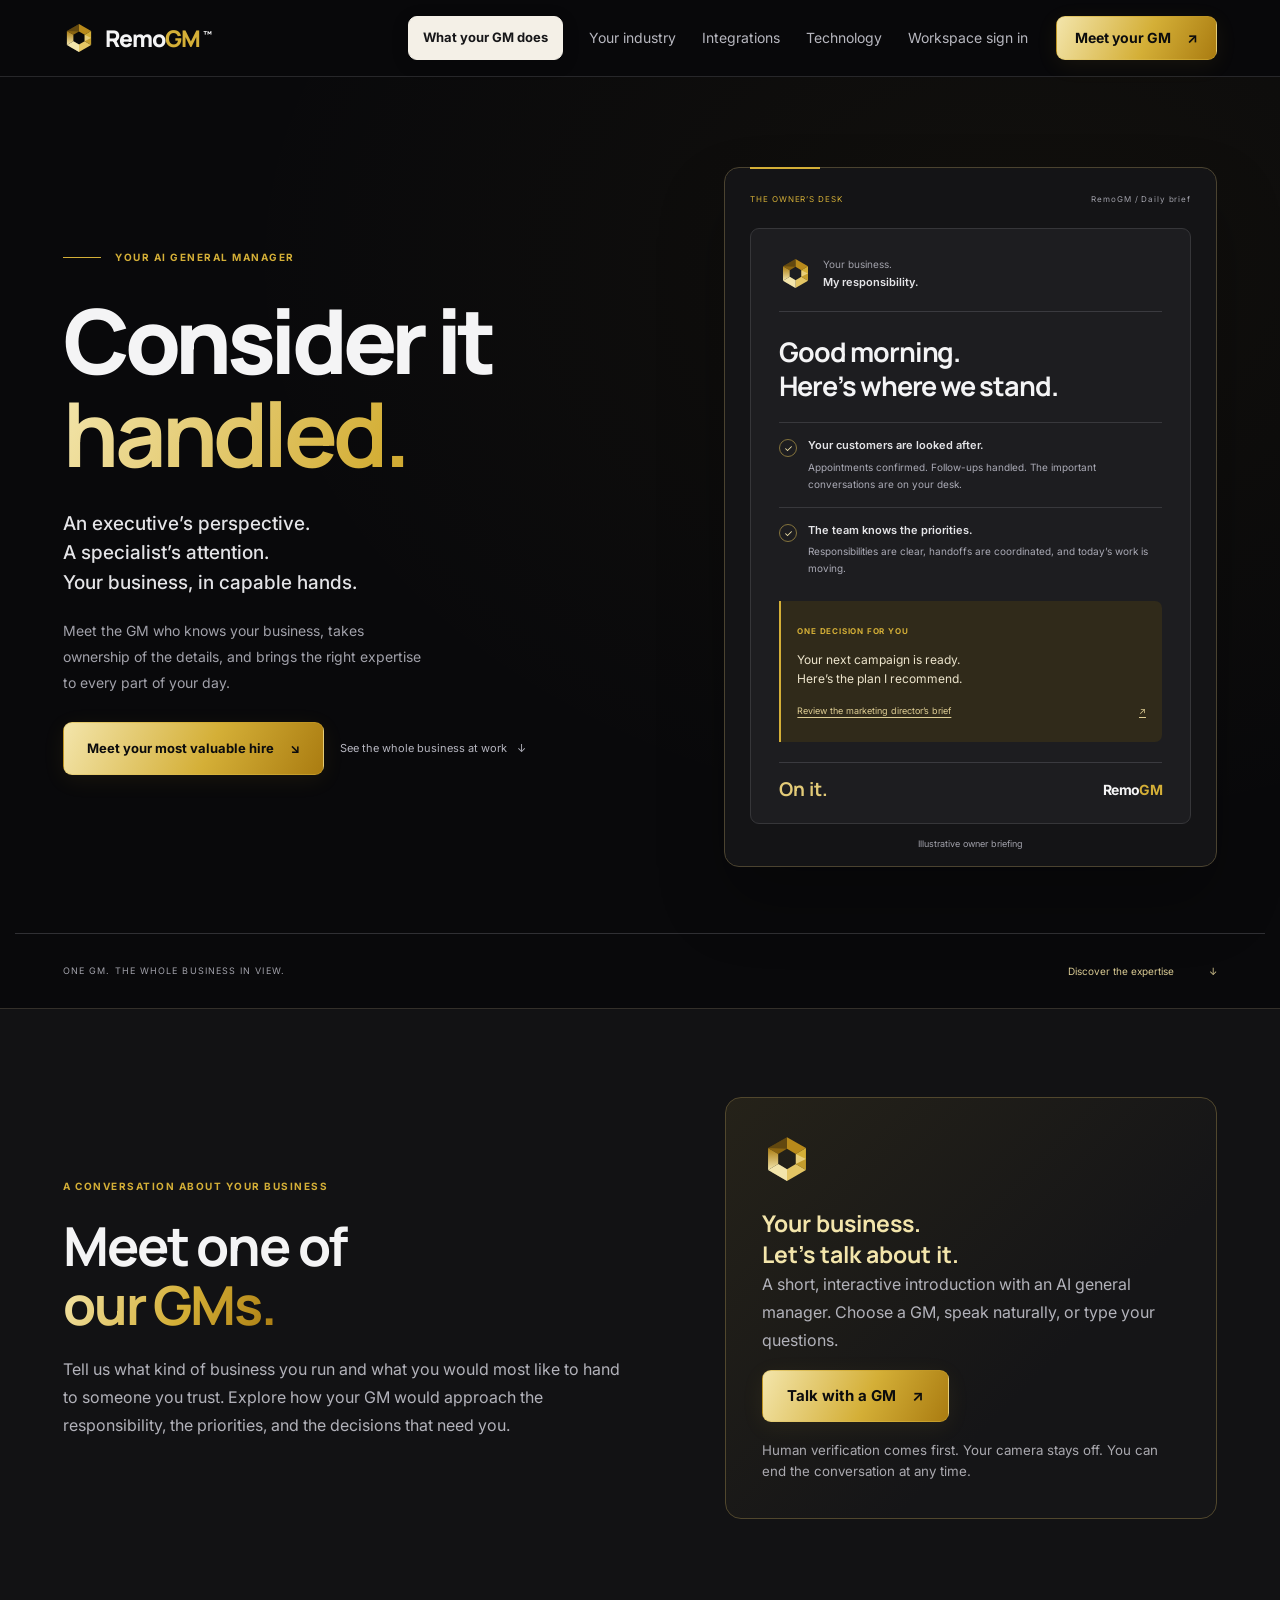
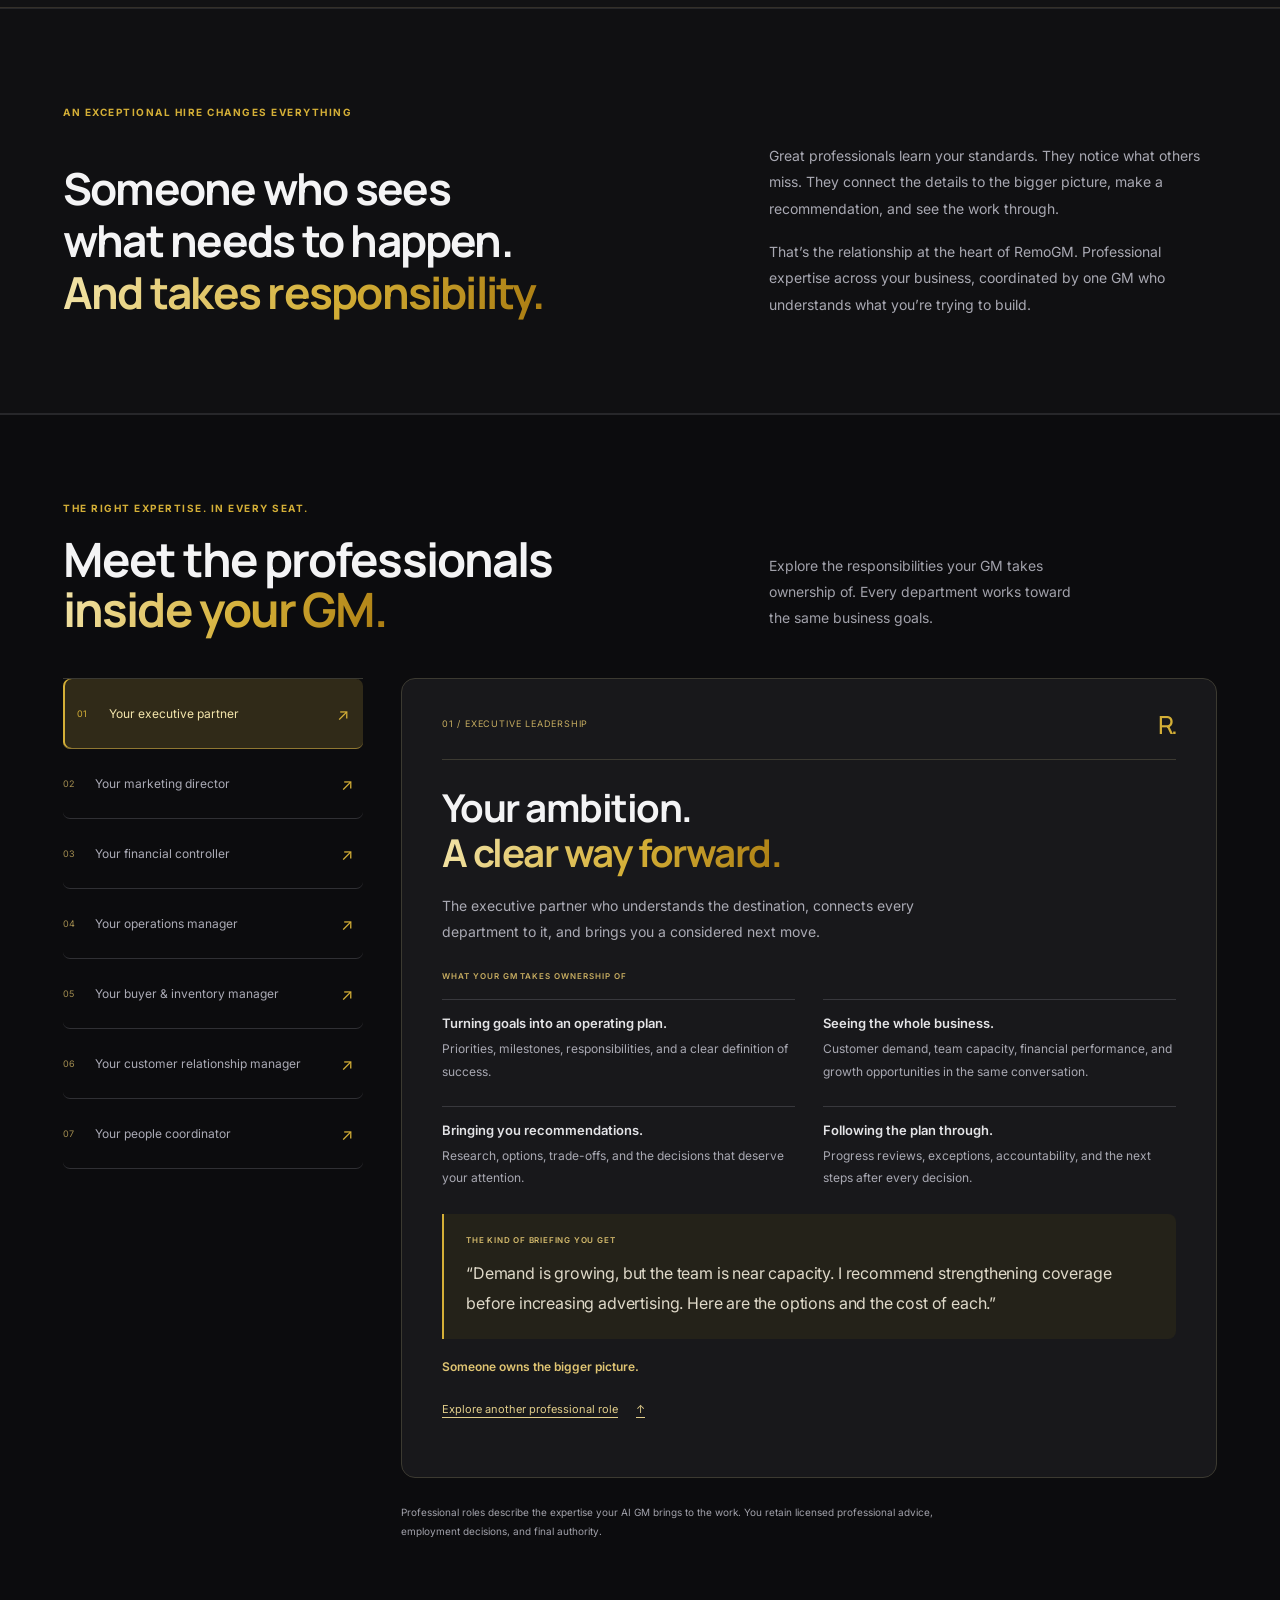
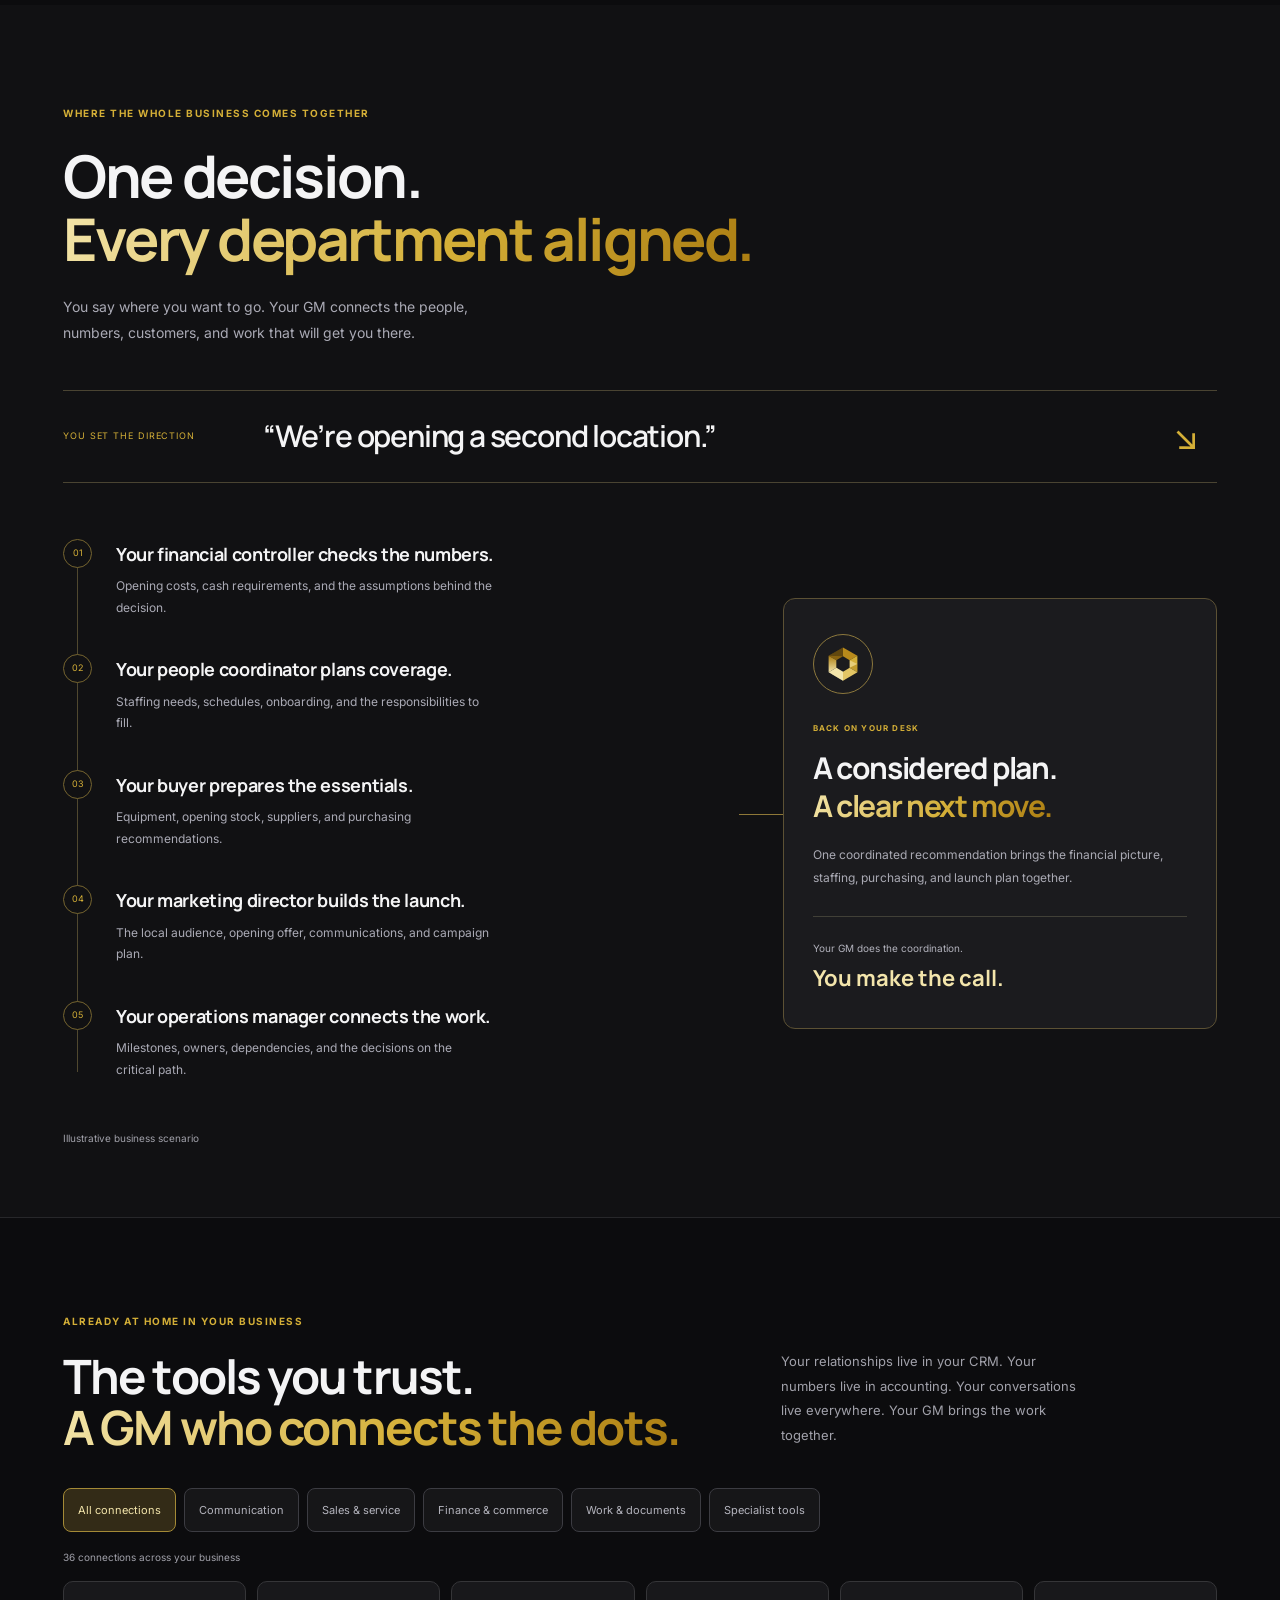
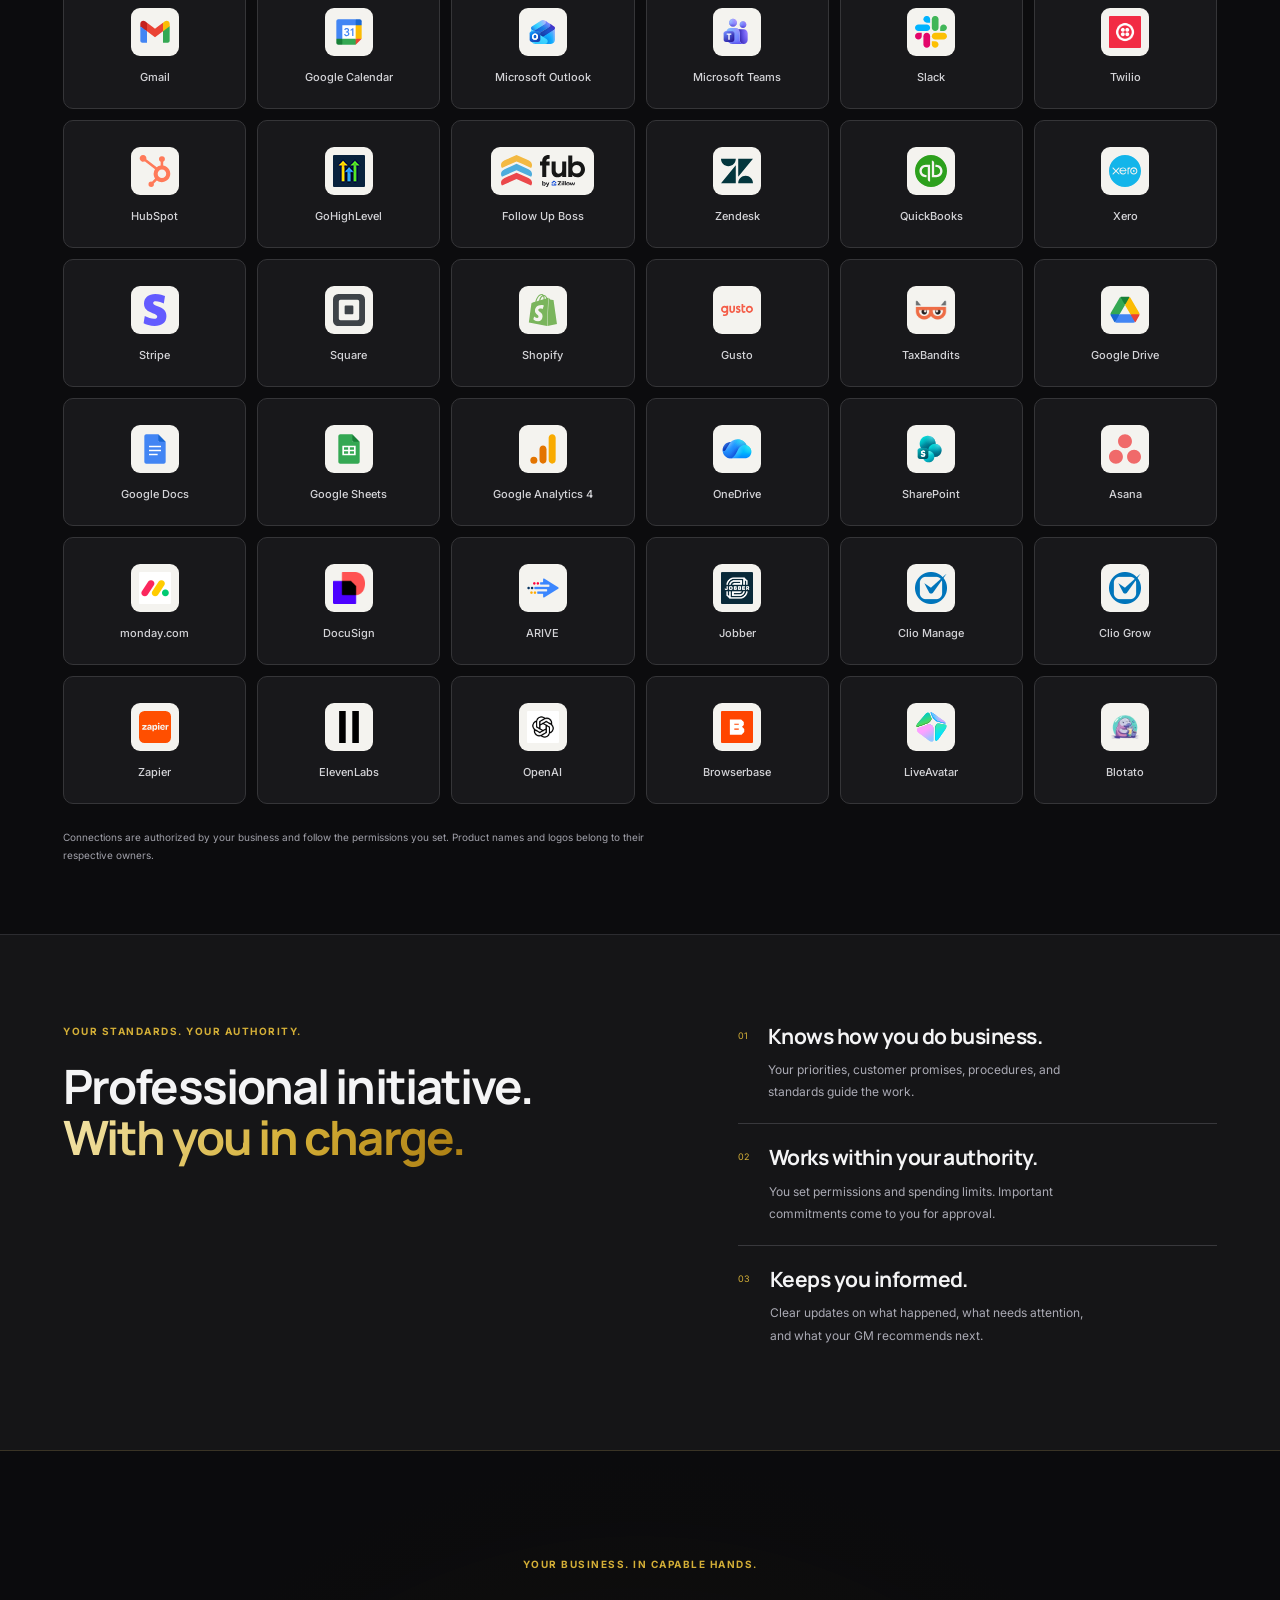
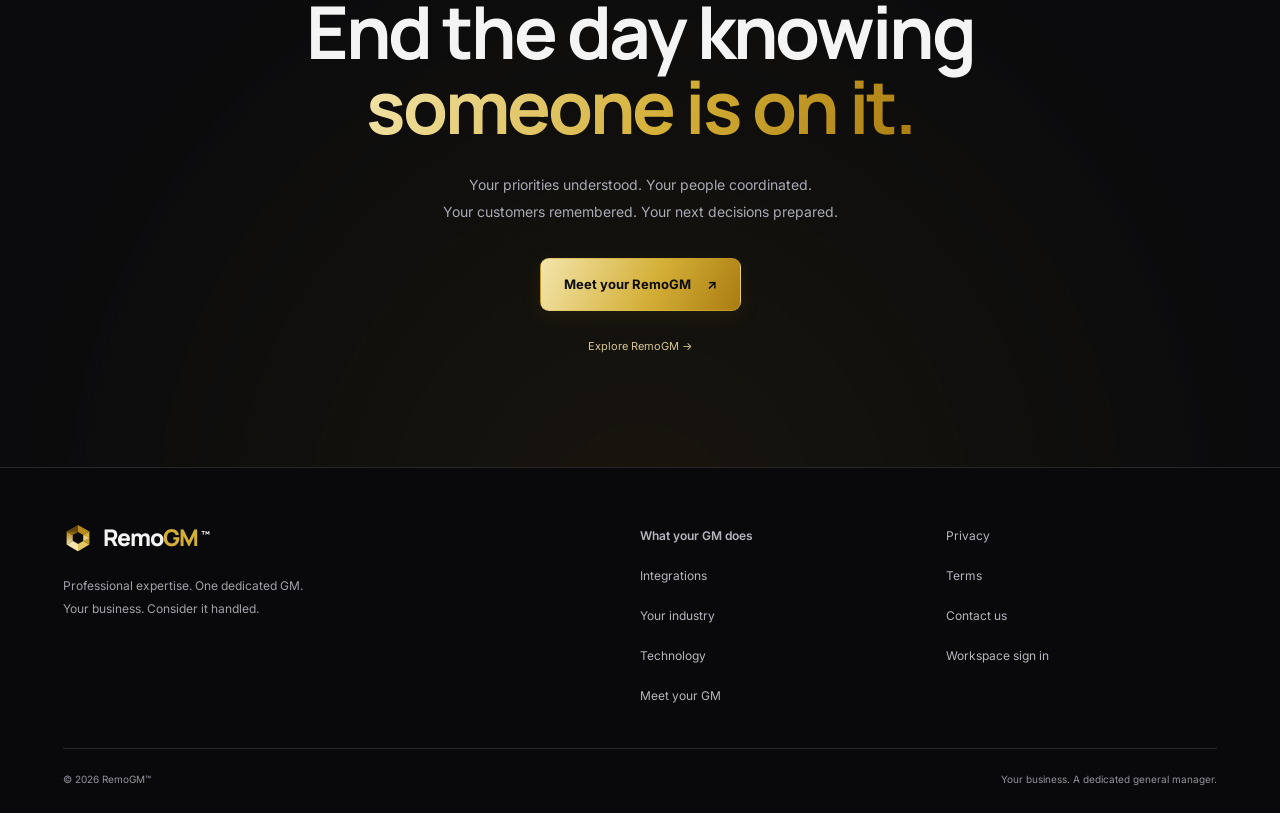
<file: your-gm/index.html>
<!doctype html>
<html lang="en">
<head>
  <meta charset="utf-8">
  <meta name="viewport" content="width=device-width, initial-scale=1">
  <title>Consider it handled. Meet your most valuable hire. | RemoGM™</title>
  <meta name="description" content="Meet the professional expertise behind your RemoGM. Executive leadership, marketing, financial oversight, customers, people, operations, and purchasing—working together for your business.">
  <meta name="theme-color" content="#09090b">
  <link rel="canonical" href="https://remogm.com/your-gm/">
  <meta property="og:site_name" content="RemoGM™">
  <meta property="og:title" content="Consider it handled. | RemoGM™">
  <meta property="og:description" content="An executive’s perspective. A specialist’s attention. Your business, in capable hands. Meet your most valuable hire.">
  <meta property="og:type" content="website">
  <meta property="og:url" content="https://remogm.com/your-gm/">
  <meta property="og:image" content="https://remogm.com/assets/remogm-accounting-v1.webp">
  <meta property="og:image:alt" content="Illustrative professional reviewing business priorities">
  <link rel="icon" href="/favicon.svg?v=20261020-gold" type="image/svg+xml">
  <link rel="preconnect" href="https://fonts.googleapis.com">
  <link rel="preconnect" href="https://fonts.gstatic.com" crossorigin>
  <link href="https://fonts.googleapis.com/css2?family=Inter:wght@400;500;600;700&amp;family=Manrope:wght@400;500;600;700;800&amp;display=swap" rel="stylesheet">
  <link rel="stylesheet" href="/site.css?v=20261020-gm">
  <link rel="stylesheet" href="/capabilities.css?v=20261020-2">
  <script src="/site.js?v=20261020-gm" defer></script>
  <script src="/capabilities.js?v=20261020-2" defer></script>
<link rel="stylesheet" href="/black-gold.css?v=20261020-cta">
<link rel="stylesheet" href="/welcome-gm.css?v=20261021-1">
<script src="/welcome-gm.js?v=20261021-1" defer></script>
</head>
<body class="gm-presentation">
<a class="skip" href="#main">Skip to content</a>
<header class="site-header">
  <div class="wrap header-inner">
    <a class="logo" href="/" aria-label="RemoGM™ home"><img src="/remoblue-emblem.svg?v=20261020-gold" alt="" width="32" height="32"><span>Remo<span class="blue">GM</span><sup class="trademark">™</sup></span></a>
    <nav class="desktop-nav" aria-label="Primary"><a class="nav-capabilities" href="/your-gm/" aria-current="page">What your GM does</a><a href="/#industries">Your industry</a><a href="#integrations">Integrations</a><a href="/technology/">Technology</a><a href="https://remoblue-platform.onrender.com">Workspace sign in</a></nav>
    <a data-meet-gm class="btn btn-small header-cta" href="/your-gm/">Meet your GM <span aria-hidden="true">↗</span></a>
    <button class="menu-toggle" type="button" aria-expanded="false" aria-controls="mobile-nav" aria-label="Open navigation">☰</button>
  </div>
  <nav class="mobile-nav" id="mobile-nav" aria-label="Mobile navigation" hidden><a class="nav-capabilities" href="/your-gm/" aria-current="page">What your GM does</a><a href="/#industries">Your industry</a><a href="#integrations">Integrations</a><a href="/technology/">Technology</a><a href="https://remoblue-platform.onrender.com">Workspace sign in</a><a data-meet-gm href="/your-gm/">Meet your GM</a></nav>
</header>
<main id="main">
  <section class="gm-hero" aria-labelledby="gm-heading">
    <div class="wrap gm-hero-layout">
      <div class="gm-hero-copy">
        <p class="eyebrow gm-eyebrow"><span class="gold-rule" aria-hidden="true"></span> Your AI general manager</p>
        <h1 id="gm-heading">Consider it<br><em>handled.</em></h1>
        <p class="gm-hero-statement">An executive’s perspective.<br>A specialist’s attention.<br>Your business, in capable hands.</p>
        <p class="gm-hero-lede">Meet the GM who knows your business, takes ownership of the details, and brings the right expertise to every part of your day.</p>
        <div class="actions"><a class="btn gm-gold-btn" href="#expertise">Meet your most valuable hire <span aria-hidden="true">↘</span></a><a class="text-link" href="#one-decision">See the whole business at work <span aria-hidden="true">↓</span></a></div>
      </div>
      <figure class="executive-desk" aria-labelledby="desk-caption">
        <div class="desk-index"><span>THE OWNER’S DESK</span><span>RemoGM / Daily brief</span></div>
        <div class="desk-letter">
          <div class="letter-brand"><img src="/remoblue-emblem.svg?v=20261020-gold" alt="" width="33" height="33"><span>Your business.<br><strong>My responsibility.</strong></span></div>
          <p class="letter-greeting">Good morning.<br>Here’s where we stand.</p>
          <div class="letter-row"><span class="letter-check" aria-hidden="true">✓</span><div><strong>Your customers are looked after.</strong><p>Appointments confirmed. Follow-ups handled. The important conversations are on your desk.</p></div></div>
          <div class="letter-row"><span class="letter-check" aria-hidden="true">✓</span><div><strong>The team knows the priorities.</strong><p>Responsibilities are clear, handoffs are coordinated, and today’s work is moving.</p></div></div>
          <div class="letter-decision"><span>ONE DECISION FOR YOU</span><p>Your next campaign is ready.<br>Here’s the plan I recommend.</p><a href="#role-marketing">Review the marketing director’s brief <span aria-hidden="true">↗</span></a></div>
          <div class="letter-signature"><span>On it.</span><strong>Remo<span>GM</span></strong></div>
        </div>
        <figcaption id="desk-caption">Illustrative owner briefing</figcaption>
      </figure>
    </div>
    <div class="wrap gm-hero-foot"><span>ONE GM. THE WHOLE BUSINESS IN VIEW.</span><a href="#expertise">Discover the expertise <span aria-hidden="true">↓</span></a></div>
  </section>

  <section class="gm-live-invitation" id="meet-a-gm" aria-labelledby="meet-a-gm-heading"><div class="wrap gm-live-layout">
    <div><p class="eyebrow">A conversation about your business</p><h2 id="meet-a-gm-heading">Meet one of<br><em>our GMs.</em></h2><p>Tell us what kind of business you run and what you would most like to hand to someone you trust. Explore how your GM would approach the responsibility, the priorities, and the decisions that need you.</p></div>
    <div class="gm-live-card"><img src="/remoblue-emblem.svg?v=20261020-gold" alt="" width="50" height="50"><strong>Your business.<br>Let’s talk about it.</strong><p>A short, interactive introduction with an AI general manager. Choose a GM, speak naturally, or type your questions.</p><a class="btn" data-meet-gm href="https://remoblue-platform.onrender.com/meet-gm.html">Talk with a GM <span aria-hidden="true">↗</span></a><small>Human verification comes first. Your camera stays off. You can end the conversation at any time.</small></div>
  </div></section>

  <section class="gm-manifesto" aria-labelledby="manifesto-heading"><div class="wrap manifesto-layout">
    <p class="eyebrow">An exceptional hire changes everything</p>
    <h2 id="manifesto-heading">Someone who sees<br>what needs to happen.<br><em>And takes responsibility.</em></h2>
    <div class="manifesto-copy"><p>Great professionals learn your standards. They notice what others miss. They connect the details to the bigger picture, make a recommendation, and see the work through.</p><p>That’s the relationship at the heart of RemoGM. Professional expertise across your business, coordinated by one GM who understands what you’re trying to build.</p></div>
  </div></section>

  <section class="gm-expertise" id="expertise" aria-labelledby="expertise-heading">
    <div class="wrap">
      <div class="expertise-heading"><div><p class="eyebrow">The right expertise. In every seat.</p><h2 id="expertise-heading">Meet the professionals<br><em>inside your GM.</em></h2></div><p>Explore the responsibilities your GM takes ownership of. Every department works toward the same business goals.</p></div>
      <div class="expertise-layout">
        <nav class="role-navigation" aria-label="Explore professional expertise">
          <a href="#role-executive" data-role-link="executive"><span>01</span> Your executive partner <span aria-hidden="true">↗</span></a>
          <a href="#role-marketing" data-role-link="marketing"><span>02</span> Your marketing director <span aria-hidden="true">↗</span></a>
          <a href="#role-finance" data-role-link="finance"><span>03</span> Your financial controller <span aria-hidden="true">↗</span></a>
          <a href="#role-operations" data-role-link="operations"><span>04</span> Your operations manager <span aria-hidden="true">↗</span></a>
          <a href="#role-inventory" data-role-link="inventory"><span>05</span> Your buyer &amp; inventory manager <span aria-hidden="true">↗</span></a>
          <a href="#role-customers" data-role-link="customers"><span>06</span> Your customer relationship manager <span aria-hidden="true">↗</span></a>
          <a href="#role-people" data-role-link="people"><span>07</span> Your people coordinator <span aria-hidden="true">↗</span></a>
        </nav>
        <div class="role-panels">
          <article class="role-panel" id="role-executive" data-role="executive" tabindex="-1">
            <div class="role-masthead"><span>01 / EXECUTIVE LEADERSHIP</span><span class="role-monogram" aria-hidden="true">R.</span></div>
            <h3>Your ambition.<br><em>A clear way forward.</em></h3>
            <p class="role-intro">The executive partner who understands the destination, connects every department to it, and brings you a considered next move.</p>
            <p class="ownership-label">WHAT YOUR GM TAKES OWNERSHIP OF</p>
            <ul class="ownership-list"><li><strong>Turning goals into an operating plan.</strong> Priorities, milestones, responsibilities, and a clear definition of success.</li><li><strong>Seeing the whole business.</strong> Customer demand, team capacity, financial performance, and growth opportunities in the same conversation.</li><li><strong>Bringing you recommendations.</strong> Research, options, trade-offs, and the decisions that deserve your attention.</li><li><strong>Following the plan through.</strong> Progress reviews, exceptions, accountability, and the next steps after every decision.</li></ul>
            <blockquote class="professional-brief"><span>THE KIND OF BRIEFING YOU GET</span><p>“Demand is growing, but the team is near capacity. I recommend strengthening coverage before increasing advertising. Here are the options and the cost of each.”</p></blockquote>
            <p class="role-payoff">Someone owns the bigger picture.</p>
            <a class="role-return" href="#expertise">Explore another professional role <span aria-hidden="true">↑</span></a>
          </article>
          <article class="role-panel" id="role-marketing" data-role="marketing" tabindex="-1">
            <div class="role-masthead"><span>02 / MARKETING &amp; GROWTH</span><span class="role-monogram" aria-hidden="true">R.</span></div>
            <h3>Your marketing director<br><em>has a plan.</em></h3>
            <p class="role-intro">The strategic thinker who learns your customers, understands your offer, and coordinates the creative work and follow-through that build demand.</p>
            <p class="ownership-label">WHAT YOUR GM TAKES OWNERSHIP OF</p>
            <ul class="ownership-list"><li><strong>Knowing who you need to reach.</strong> Customer research, audience priorities, positioning, and an offer worth responding to.</li><li><strong>Giving your business a consistent voice.</strong> Campaign concepts, copy, content calendars, social posts, and email communications.</li><li><strong>Coordinating the campaign.</strong> Publishing, connected destinations, lead handoffs, and follow-up within your approved plan and budget.</li><li><strong>Learning from the results.</strong> Campaign performance, customer response, and recommendations for where to focus next.</li></ul>
            <blockquote class="professional-brief"><span>THE KIND OF BRIEFING YOU GET</span><p>“Your campaign is ready for review. The email, social posts, and customer follow-up all support the same offer. Here’s the recommendation and the budget for your approval.”</p></blockquote>
            <p class="role-payoff">Someone owns growth.</p>
            <a class="role-return" href="#expertise">Explore another professional role <span aria-hidden="true">↑</span></a>
          </article>
          <article class="role-panel" id="role-finance" data-role="finance" tabindex="-1">
            <div class="role-masthead"><span>03 / FINANCIAL OVERSIGHT</span><span class="role-monogram" aria-hidden="true">R.</span></div>
            <h3>Your numbers.<br><em>Under a watchful eye.</em></h3>
            <p class="role-intro">The financial controller’s attention to what came in, what is owed, what comes next, and what it means for your decisions.</p>
            <p class="ownership-label">WHAT YOUR GM TAKES OWNERSHIP OF</p>
            <ul class="ownership-list"><li><strong>Keeping the financial picture clear.</strong> Connected accounting reports, revenue, expenses, margins, and business performance.</li><li><strong>Looking ahead at cash.</strong> Receivables, upcoming obligations, budget comparisons, and early attention to pressure points.</li><li><strong>Keeping financial work moving.</strong> Invoice follow-up, document collection, payroll preparation, and organized records for your accounting team.</li><li><strong>Preparing informed decisions.</strong> Spending recommendations, financial summaries, and coordinated handoffs to your CPA or tax professional.</li></ul>
            <blockquote class="professional-brief"><span>THE KIND OF BRIEFING YOU GET</span><p>“Three overdue invoices need attention, and a supplier payment is approaching. I’ve prepared the follow-up and updated your cash outlook. Here’s what I recommend prioritizing.”</p></blockquote>
            <p class="role-payoff">Someone is watching the money with care.</p>
            <a class="role-return" href="#expertise">Explore another professional role <span aria-hidden="true">↑</span></a>
          </article>
          <article class="role-panel" id="role-operations" data-role="operations" tabindex="-1">
            <div class="role-masthead"><span>04 / OPERATIONS &amp; EXECUTION</span><span class="role-monogram" aria-hidden="true">R.</span></div>
            <h3>Someone who<br><em>closes the loop.</em></h3>
            <p class="role-intro">The operations manager who sees an unfinished handoff, clarifies responsibility, and keeps the details connected until the work is resolved.</p>
            <p class="ownership-label">WHAT YOUR GM TAKES OWNERSHIP OF</p>
            <ul class="ownership-list"><li><strong>Giving the day a clear plan.</strong> Calendars, appointments, deadlines, recurring responsibilities, and the work that matters most.</li><li><strong>Coordinating the handoffs.</strong> Tasks, documents, customer updates, vendor communication, and the next person who needs to act.</li><li><strong>Keeping standards consistent.</strong> Business procedures, checklists, service expectations, and a shared way of working.</li><li><strong>Spotting what is stuck.</strong> Waiting replies, missed milestones, scheduling conflicts, and exceptions that need a decision.</li></ul>
            <blockquote class="professional-brief"><span>THE KIND OF BRIEFING YOU GET</span><p>“Tomorrow’s schedule is covered. Two assignments need clarification; I’ve brought you the decisions so the team can proceed. Everything else has a clear next step.”</p></blockquote>
            <p class="role-payoff">Someone makes sure the work moves forward.</p>
            <a class="role-return" href="#expertise">Explore another professional role <span aria-hidden="true">↑</span></a>
          </article>
          <article class="role-panel" id="role-inventory" data-role="inventory" tabindex="-1">
            <div class="role-masthead"><span>05 / PURCHASING &amp; INVENTORY</span><span class="role-monogram" aria-hidden="true">R.</span></div>
            <h3>Your buyer<br><em>thinks ahead.</em></h3>
            <p class="role-intro">The commercially minded buyer who considers demand, stock, supplier timing, and the money tied up on your shelves before recommending the next order.</p>
            <p class="ownership-label">WHAT YOUR GM TAKES OWNERSHIP OF</p>
            <ul class="ownership-list"><li><strong>Watching the movement of products.</strong> Connected stock information, sales pace, best sellers, and slow-moving inventory.</li><li><strong>Planning replenishment.</strong> Demand signals, reorder priorities, supplier lead times, and proposed purchasing schedules.</li><li><strong>Coordinating suppliers.</strong> Product research, quote comparisons, delivery follow-up, and purchase recommendations for your approval.</li><li><strong>Connecting stock to the business plan.</strong> Promotions, available inventory, customer promises, and purchasing budgets considered together.</li></ul>
            <blockquote class="professional-brief"><span>THE KIND OF BRIEFING YOU GET</span><p>“At the current sales pace, this item will run short before the next delivery. I’ve prepared a replenishment recommendation and checked the timing against your promotion.”</p></blockquote>
            <p class="role-payoff">Someone anticipates the shortage before the customer feels it.</p>
            <a class="role-return" href="#expertise">Explore another professional role <span aria-hidden="true">↑</span></a>
          </article>
          <article class="role-panel" id="role-customers" data-role="customers" tabindex="-1">
            <div class="role-masthead"><span>06 / CUSTOMERS, CALLS &amp; RELATIONSHIPS</span><span class="role-monogram" aria-hidden="true">R.</span></div>
            <h3>Your customers.<br><em>Remembered.</em></h3>
            <p class="role-intro">The attentive professional who knows the history, handles the conversation, follows up on the promise, and brings the right person in when it matters.</p>
            <p class="ownership-label">WHAT YOUR GM TAKES OWNERSHIP OF</p>
            <ul class="ownership-list"><li><strong>Being there for the conversation.</strong> Incoming calls, business questions, appointment requests, and clear next steps.</li><li><strong>Reaching out on your behalf.</strong> Authorized outbound calls, estimate follow-up, reminders, and customer check-ins.</li><li><strong>Remembering the relationship.</strong> CRM records, conversation context, preferences, outstanding requests, and important commitments.</li><li><strong>Following through across channels.</strong> Email, messaging, scheduling, service handoffs, and escalation when a customer needs your expertise.</li></ul>
            <blockquote class="professional-brief"><span>THE KIND OF BRIEFING YOU GET</span><p>“The customer called about their estimate. I answered their questions, arranged the next conversation, and briefed the person handling it. They know what happens next.”</p></blockquote>
            <p class="role-payoff">Someone treats customers as relationships.</p>
            <a class="role-return" href="#expertise">Explore another professional role <span aria-hidden="true">↑</span></a>
          </article>
          <article class="role-panel" id="role-people" data-role="people" tabindex="-1">
            <div class="role-masthead"><span>07 / PEOPLE &amp; STAFF COORDINATION</span><span class="role-monogram" aria-hidden="true">R.</span></div>
            <h3>A team that knows<br><em>what comes next.</em></h3>
            <p class="role-intro">The dependable coordinator who gives people clarity, keeps commitments visible, and makes it easier for everyone to do their best work.</p>
            <p class="ownership-label">WHAT YOUR GM TAKES OWNERSHIP OF</p>
            <ul class="ownership-list"><li><strong>Making responsibilities clear.</strong> Assignments, expected outcomes, deadlines, and the person accountable for the next step.</li><li><strong>Coordinating people and time.</strong> Availability, schedules, coverage, reminders, and handoffs between team members.</li><li><strong>Helping new people get oriented.</strong> Onboarding checklists, company procedures, document requests, and access coordination.</li><li><strong>Keeping you informed.</strong> Progress summaries, unresolved questions, workload concerns, and staffing decisions prepared for your judgment.</li></ul>
            <blockquote class="professional-brief"><span>THE KIND OF BRIEFING YOU GET</span><p>“Your new team member’s onboarding is organized. The first week has clear assignments, the required documents are requested, and their manager knows which introductions to make.”</p></blockquote>
            <p class="role-payoff">Someone keeps your people connected to the plan.</p>
            <a class="role-return" href="#expertise">Explore another professional role <span aria-hidden="true">↑</span></a>
          </article>
        </div>
      </div>
      <p class="expertise-note">Professional roles describe the expertise your AI GM brings to the work. You retain licensed professional advice, employment decisions, and final authority.</p>
    </div>
  </section>

  <section class="one-decision-section" id="one-decision" aria-labelledby="decision-heading">
    <div class="wrap">
      <div class="decision-intro"><p class="eyebrow">Where the whole business comes together</p><h2 id="decision-heading">One decision.<br><em>Every department aligned.</em></h2><p>You say where you want to go. Your GM connects the people, numbers, customers, and work that will get you there.</p></div>
      <div class="owner-direction"><span>YOU SET THE DIRECTION</span><blockquote>“We’re opening a second location.”</blockquote><span class="direction-arrow" aria-hidden="true">↘</span></div>
      <div class="decision-orchestra">
        <ol class="orchestra-steps">
          <li><span>01</span><div><h3>Your financial controller checks the numbers.</h3><p>Opening costs, cash requirements, and the assumptions behind the decision.</p></div></li>
          <li><span>02</span><div><h3>Your people coordinator plans coverage.</h3><p>Staffing needs, schedules, onboarding, and the responsibilities to fill.</p></div></li>
          <li><span>03</span><div><h3>Your buyer prepares the essentials.</h3><p>Equipment, opening stock, suppliers, and purchasing recommendations.</p></div></li>
          <li><span>04</span><div><h3>Your marketing director builds the launch.</h3><p>The local audience, opening offer, communications, and campaign plan.</p></div></li>
          <li><span>05</span><div><h3>Your operations manager connects the work.</h3><p>Milestones, owners, dependencies, and the decisions on the critical path.</p></div></li>
        </ol>
        <aside class="owner-decision-brief"><div class="brief-seal"><img src="/remoblue-emblem.svg?v=20261020-gold" alt="" width="38" height="38"></div><p class="eyebrow">BACK ON YOUR DESK</p><h3>A considered plan.<br><em>A clear next move.</em></h3><p>One coordinated recommendation brings the financial picture, staffing, purchasing, and launch plan together.</p><div class="brief-bottom"><span>Your GM does the coordination.</span><strong>You make the call.</strong></div></aside>
      </div>
      <p class="scenario-caption">Illustrative business scenario</p>
    </div>
  </section>

  <section class="gm-integrations" id="integrations" aria-labelledby="integrations-heading"><div class="wrap">
    <div class="integration-intro"><div><p class="eyebrow">Already at home in your business</p><h2 id="integrations-heading">The tools you trust.<br><em>A GM who connects the dots.</em></h2></div><p>Your relationships live in your CRM. Your numbers live in accounting. Your conversations live everywhere. Your GM brings the work together.</p></div>
    <div class="integration-filters" aria-label="Filter integrations" hidden><button type="button" data-integration-filter="all" aria-pressed="true">All connections</button><button type="button" data-integration-filter="communication" aria-pressed="false">Communication</button><button type="button" data-integration-filter="customers" aria-pressed="false">Sales &amp; service</button><button type="button" data-integration-filter="finance" aria-pressed="false">Finance &amp; commerce</button><button type="button" data-integration-filter="work" aria-pressed="false">Work &amp; documents</button><button type="button" data-integration-filter="specialist" aria-pressed="false">Specialist tools</button></div>
    <p class="integration-count" role="status" aria-live="polite"></p>
    <div class="integration-grid" id="integration-grid">
      <div class="integration-tile" data-integration-family="communication"><img src="/assets/integrations/gmail.svg" width="32" height="32" loading="lazy" decoding="async" alt=""><strong>Gmail</strong></div>
      <div class="integration-tile" data-integration-family="communication work"><img src="/assets/integrations/google-calendar.svg" width="32" height="32" loading="lazy" decoding="async" alt=""><strong>Google Calendar</strong></div>
      <div class="integration-tile" data-integration-family="communication"><img src="/assets/integrations/microsoft-outlook.svg" width="32" height="32" loading="lazy" decoding="async" alt=""><strong>Microsoft Outlook</strong></div>
      <div class="integration-tile" data-integration-family="communication"><img src="/assets/integrations/microsoft-teams.svg" width="32" height="32" loading="lazy" decoding="async" alt=""><strong>Microsoft Teams</strong></div>
      <div class="integration-tile" data-integration-family="communication"><img src="/assets/integrations/slack.svg" width="32" height="32" loading="lazy" decoding="async" alt=""><strong>Slack</strong></div>
      <div class="integration-tile" data-integration-family="communication"><img src="/assets/integrations/twilio.png" width="32" height="32" loading="lazy" decoding="async" alt=""><strong>Twilio</strong></div>
      <div class="integration-tile" data-integration-family="customers"><img src="/assets/integrations/hubspot.svg" width="32" height="32" loading="lazy" decoding="async" alt=""><strong>HubSpot</strong></div>
      <div class="integration-tile" data-integration-family="customers"><img src="/assets/integrations/gohighlevel.png" width="32" height="32" loading="lazy" decoding="async" alt=""><strong>GoHighLevel</strong></div>
      <div class="integration-tile" data-integration-family="customers"><img class="wide-logo" src="/assets/integrations/follow-up-boss.svg" width="32" height="32" loading="lazy" decoding="async" alt=""><strong>Follow Up Boss</strong></div>
      <div class="integration-tile" data-integration-family="customers"><img src="/assets/integrations/zendesk.svg" width="32" height="32" loading="lazy" decoding="async" alt=""><strong>Zendesk</strong></div>
      <div class="integration-tile" data-integration-family="finance"><img src="/assets/integrations/quickbooks.svg" width="32" height="32" loading="lazy" decoding="async" alt=""><strong>QuickBooks</strong></div>
      <div class="integration-tile" data-integration-family="finance"><img src="/assets/integrations/xero.svg" width="32" height="32" loading="lazy" decoding="async" alt=""><strong>Xero</strong></div>
      <div class="integration-tile" data-integration-family="finance"><img src="/assets/integrations/stripe.svg" width="32" height="32" loading="lazy" decoding="async" alt=""><strong>Stripe</strong></div>
      <div class="integration-tile" data-integration-family="finance"><img src="/assets/integrations/square.svg" width="32" height="32" loading="lazy" decoding="async" alt=""><strong>Square</strong></div>
      <div class="integration-tile" data-integration-family="finance"><img src="/assets/integrations/shopify.svg" width="32" height="32" loading="lazy" decoding="async" alt=""><strong>Shopify</strong></div>
      <div class="integration-tile" data-integration-family="finance"><img src="/assets/integrations/gusto.svg" width="32" height="32" loading="lazy" decoding="async" alt=""><strong>Gusto</strong></div>
      <div class="integration-tile" data-integration-family="finance"><img src="/assets/integrations/taxbandits.png" width="32" height="32" loading="lazy" decoding="async" alt=""><strong>TaxBandits</strong></div>
      <div class="integration-tile" data-integration-family="work"><img src="/assets/integrations/google-drive.svg" width="32" height="32" loading="lazy" decoding="async" alt=""><strong>Google Drive</strong></div>
      <div class="integration-tile" data-integration-family="work"><img src="/assets/integrations/google-docs.svg" width="32" height="32" loading="lazy" decoding="async" alt=""><strong>Google Docs</strong></div>
      <div class="integration-tile" data-integration-family="work"><img src="/assets/integrations/google-sheets.svg" width="32" height="32" loading="lazy" decoding="async" alt=""><strong>Google Sheets</strong></div>
      <div class="integration-tile" data-integration-family="work"><img src="/assets/integrations/google-analytics.svg" width="32" height="32" loading="lazy" decoding="async" alt=""><strong>Google Analytics 4</strong></div>
      <div class="integration-tile" data-integration-family="work"><img src="/assets/integrations/microsoft-onedrive.svg" width="32" height="32" loading="lazy" decoding="async" alt=""><strong>OneDrive</strong></div>
      <div class="integration-tile" data-integration-family="work"><img src="/assets/integrations/microsoft-sharepoint.svg" width="32" height="32" loading="lazy" decoding="async" alt=""><strong>SharePoint</strong></div>
      <div class="integration-tile" data-integration-family="work"><img src="/assets/integrations/asana.svg" width="32" height="32" loading="lazy" decoding="async" alt=""><strong>Asana</strong></div>
      <div class="integration-tile" data-integration-family="work"><img src="/assets/integrations/monday.png" width="32" height="32" loading="lazy" decoding="async" alt=""><strong>monday.com</strong></div>
      <div class="integration-tile" data-integration-family="work"><img src="/assets/integrations/docusign.png" width="32" height="32" loading="lazy" decoding="async" alt=""><strong>DocuSign</strong></div>
      <div class="integration-tile" data-integration-family="specialist"><img src="/assets/integrations/arive.png" width="32" height="32" loading="lazy" decoding="async" alt=""><strong>ARIVE</strong></div>
      <div class="integration-tile" data-integration-family="specialist"><img src="/assets/integrations/jobber.png" width="32" height="32" loading="lazy" decoding="async" alt=""><strong>Jobber</strong></div>
      <div class="integration-tile" data-integration-family="specialist"><img src="/assets/integrations/clio.png" width="32" height="32" loading="lazy" decoding="async" alt=""><strong>Clio Manage</strong></div>
      <div class="integration-tile" data-integration-family="specialist"><img src="/assets/integrations/clio.png" width="32" height="32" loading="lazy" decoding="async" alt=""><strong>Clio Grow</strong></div>
      <div class="integration-tile" data-integration-family="specialist"><img src="/assets/integrations/zapier.svg" width="32" height="32" loading="lazy" decoding="async" alt=""><strong>Zapier</strong></div>
      <div class="integration-tile" data-integration-family="specialist communication"><img src="/assets/integrations/elevenlabs.svg" width="32" height="32" loading="lazy" decoding="async" alt=""><strong>ElevenLabs</strong></div>
      <div class="integration-tile" data-integration-family="specialist"><img src="/assets/integrations/openai.png" width="32" height="32" loading="lazy" decoding="async" alt=""><strong>OpenAI</strong></div>
      <div class="integration-tile" data-integration-family="specialist"><img src="/assets/integrations/browserbase.svg" width="32" height="32" loading="lazy" decoding="async" alt=""><strong>Browserbase</strong></div>
      <div class="integration-tile" data-integration-family="specialist"><img src="/assets/integrations/liveavatar.svg" width="32" height="32" loading="lazy" decoding="async" alt=""><strong>LiveAvatar</strong></div>
      <div class="integration-tile" data-integration-family="specialist"><img src="/assets/integrations/blotato.webp" width="32" height="32" loading="lazy" decoding="async" alt=""><strong>Blotato</strong></div>
    </div>
    <p class="integration-trademarks">Connections are authorized by your business and follow the permissions you set. Product names and logos belong to their respective owners.</p>
  </div></section>

  <section class="gm-owner-section" aria-labelledby="owner-heading"><div class="wrap owner-layout"><div><p class="eyebrow">YOUR STANDARDS. YOUR AUTHORITY.</p><h2 id="owner-heading">Professional initiative.<br><em>With you in charge.</em></h2></div><div class="owner-principles"><article><span>01</span><div><h3>Knows how you do business.</h3><p>Your priorities, customer promises, procedures, and standards guide the work.</p></div></article><article><span>02</span><div><h3>Works within your authority.</h3><p>You set permissions and spending limits. Important commitments come to you for approval.</p></div></article><article><span>03</span><div><h3>Keeps you informed.</h3><p>Clear updates on what happened, what needs attention, and what your GM recommends next.</p></div></article></div></div></section>
  <section class="gm-closing" aria-labelledby="closing-heading"><div class="wrap"><p class="eyebrow">YOUR BUSINESS. IN CAPABLE HANDS.</p><h2 id="closing-heading">End the day knowing<br><em>someone is on it.</em></h2><p>Your priorities understood. Your people coordinated.<br>Your customers remembered. Your next decisions prepared.</p><a class="btn gm-gold-btn" href="/book.html">Meet your RemoGM <span aria-hidden="true">↗</span></a><a class="closing-back" href="/">Explore RemoGM <span aria-hidden="true">→</span></a></div></section>
</main>
<footer class="site-footer"><div class="wrap"><div class="footer-main"><div><a class="logo" href="/" aria-label="RemoGM™ home"><img src="/remoblue-emblem.svg?v=20261020-gold" alt="" width="30" height="30"><span>Remo<span class="blue">GM</span><sup class="trademark">™</sup></span></a><p>Professional expertise. One dedicated GM.<br>Your business. Consider it handled.</p></div><nav aria-label="Footer"><a href="/your-gm/" aria-current="page">What your GM does</a><a href="#integrations">Integrations</a><a href="/#industries">Your industry</a><a href="/technology/">Technology</a><a data-meet-gm href="/your-gm/">Meet your GM</a></nav><nav aria-label="Legal and contact"><a href="/privacy/">Privacy</a><a href="/terms/">Terms</a><a href="mailto:remo@remogroup.ai">Contact us</a><a href="https://remoblue-platform.onrender.com">Workspace sign in</a></nav></div><div class="footer-base"><span>© 2026 RemoGM™</span><span>Your business. A dedicated general manager.</span></div></div></footer>
</body>
</html>
</file>
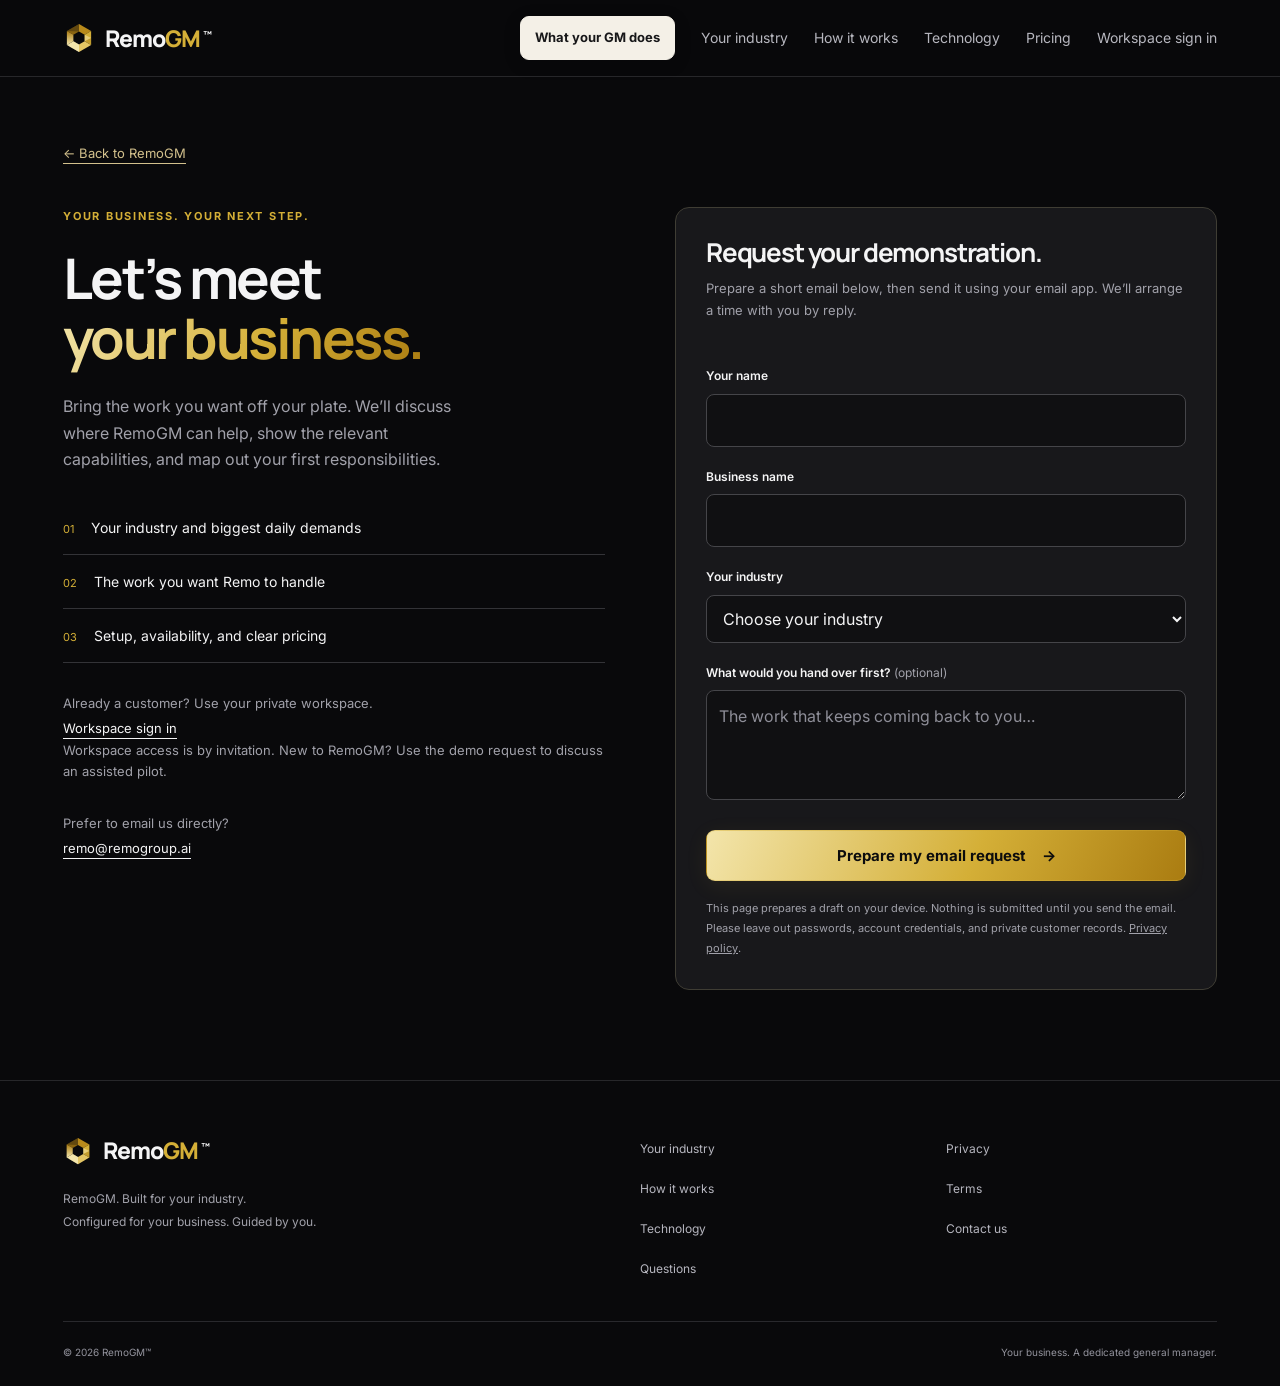
<file: book.html>
<!doctype html>
<html lang="en">
<head>
<meta charset="utf-8"><meta name="viewport" content="width=device-width, initial-scale=1"><title>Meet your RemoGM | Request a business demo | RemoGM™</title><meta name="description" content="Tell us about your business and prepare an email request for a RemoGM demonstration. Explore your industry setup, responsibilities, and pricing."><link rel="canonical" href="https://remogm.com/book.html"><meta name="theme-color" content="#09090b"><meta property="og:site_name" content="RemoGM™"><meta property="og:title" content="Meet your RemoGM™"><meta property="og:description" content="Bring the work you want off your plate. Let's discuss RemoGM for your business."><meta property="og:type" content="website"><meta property="og:url" content="https://remogm.com/book.html">
<link rel="icon" href="favicon.svg?v=20261020-gold" type="image/svg+xml"><link rel="preconnect" href="https://fonts.googleapis.com"><link rel="preconnect" href="https://fonts.gstatic.com" crossorigin><link href="https://fonts.googleapis.com/css2?family=Inter:wght@400;500;600;700&amp;family=Manrope:wght@400;500;600;700;800&amp;display=swap" rel="stylesheet"><link rel="stylesheet" href="site.css?v=20261020-gm"><script src="site.js?v=20261018-9" defer></script>
<link rel="stylesheet" href="/black-gold.css?v=20261020-cta">
<link rel="stylesheet" href="/welcome-gm.css?v=20261021-1">
<script src="/welcome-gm.js?v=20261021-1" defer></script>
</head>
<body>
<a class="skip" href="#main">Skip to content</a><header class="site-header"><div class="wrap header-inner"><a class="logo" href="index.html" aria-label="RemoGM™ home"><img src="remoblue-emblem.svg?v=20261020-gold" alt="" width="32" height="32"><span>Remo<span class="blue">GM</span><sup class="trademark">™</sup></span></a><nav class="desktop-nav" aria-label="Primary"><a class="nav-capabilities" href="/your-gm/">What your GM does</a><a href="index.html#industries">Your industry</a><a href="index.html#how">How it works</a><a href="/technology/">Technology</a><a href="index.html#pricing">Pricing</a><a href="https://remoblue-platform.onrender.com">Workspace sign in</a></nav><button class="menu-toggle" type="button" aria-expanded="false" aria-controls="mobile-nav" aria-label="Open navigation">☰</button></div><nav class="mobile-nav" id="mobile-nav" aria-label="Mobile navigation" hidden><a class="nav-capabilities" href="/your-gm/">What your GM does</a><a href="index.html#industries">Your industry</a><a href="index.html#how">How it works</a><a href="/technology/">Technology</a><a href="index.html#pricing">Pricing</a><a href="https://remoblue-platform.onrender.com">Workspace sign in</a></nav></header>
<main class="wrap request-page" id="main"><a class="back-link" href="index.html">← Back to RemoGM</a><div class="request-layout"><div><p class="eyebrow">Your business. Your next step.</p><h1>Let’s meet<br><em>your business.</em></h1><p class="request-intro">Bring the work you want off your plate. We’ll discuss where RemoGM can help, show the relevant capabilities, and map out your first responsibilities.</p><ol class="request-steps"><li>Your industry and biggest daily demands</li><li>The work you want Remo to handle</li><li>Setup, availability, and clear pricing</li></ol><p class="direct-contact">Already a customer? Use your private workspace.<br><a href="https://remoblue-platform.onrender.com">Workspace sign in</a><br>Workspace access is by invitation. New to RemoGM? Use the demo request to discuss an assisted pilot.</p><p class="direct-contact">Prefer to email us directly?<br><a href="mailto:remo@remogroup.ai?subject=RemoGM%20demo%20request">remo@remogroup.ai</a></p></div><div class="request-card"><h2>Request your demonstration.</h2><p>Prepare a short email below, then send it using your email app. We’ll arrange a time with you by reply.</p>
<form class="request-form" id="request-form"><fieldset id="request-fields" disabled><div class="field"><label for="name">Your name</label><input id="name" name="name" required maxlength="100" autocomplete="name"></div><div class="field"><label for="business">Business name</label><input id="business" name="business" required maxlength="150" autocomplete="organization"></div><div class="field"><label for="industry">Your industry</label><select id="industry" name="industry" required><option value="">Choose your industry</option><option value="real-estate">Real estate</option><option value="mortgage">Mortgage lending</option><option value="contractor">Contractors</option><option value="ecommerce">Ecommerce</option><option value="retail">Retail</option><option value="legal">Law firms</option><option value="accounting">Accounting firms</option><option value="manufacturing">Manufacturing</option><option value="agency">Agency / client services</option><option value="other">Another kind of business</option></select></div><div class="field"><label for="focus">What would you hand over first? <span class="optional">(optional)</span></label><textarea id="focus" name="focus" maxlength="700" placeholder="The work that keeps coming back to you…"></textarea></div><button class="btn" type="submit">Prepare my email request <span aria-hidden="true">→</span></button></fieldset></form>
<noscript><p>Please email your name, business, industry, and the work you want help with to <a href="mailto:remo@remogroup.ai?subject=RemoGM%20demo%20request">remo@remogroup.ai</a>.</p><style>.request-form{display:none}</style></noscript><p class="privacy-note">This page prepares a draft on your device. Nothing is submitted until you send the email. Please leave out passwords, account credentials, and private customer records. <a href="/privacy">Privacy policy</a>.</p>
<section class="draft-result" id="draft-result" aria-labelledby="draft-heading" hidden><h3 id="draft-heading" tabindex="-1">Your draft is ready.</h3><p>This request has not been sent. Open it in your email app, or copy it into an email to <strong>remo@remogroup.ai</strong>.</p><label class="sr-only" for="request-draft">Your demo request draft</label><textarea id="request-draft" readonly></textarea><div class="actions"><a class="btn" id="open-email" href="mailto:remo@remogroup.ai">Open my email app <span aria-hidden="true">↗</span></a><button class="btn btn-ghost" id="copy-draft" type="button">Copy request</button></div><div class="copy-status" id="copy-status" role="status"></div></section></div></div></main>
<footer class="site-footer"><div class="wrap"><div class="footer-main"><div><a class="logo" href="index.html" aria-label="RemoGM™ home"><img src="remoblue-emblem.svg?v=20261020-gold" alt="" width="30" height="30"><span>Remo<span class="blue">GM</span><sup class="trademark">™</sup></span></a><p>RemoGM. Built for your industry.<br>Configured for your business. Guided by you.</p></div><nav aria-label="Footer"><a href="index.html#industries">Your industry</a><a href="index.html#how">How it works</a><a href="/technology/">Technology</a><a href="index.html#faq">Questions</a></nav><nav aria-label="Legal and contact"><a href="/privacy">Privacy</a><a href="/terms">Terms</a><a href="mailto:remo@remogroup.ai">Contact us</a></nav></div><div class="footer-base"><span>© 2026 RemoGM™</span><span>Your business. A dedicated general manager.</span></div></div></footer>
</body>
</html>
</file>
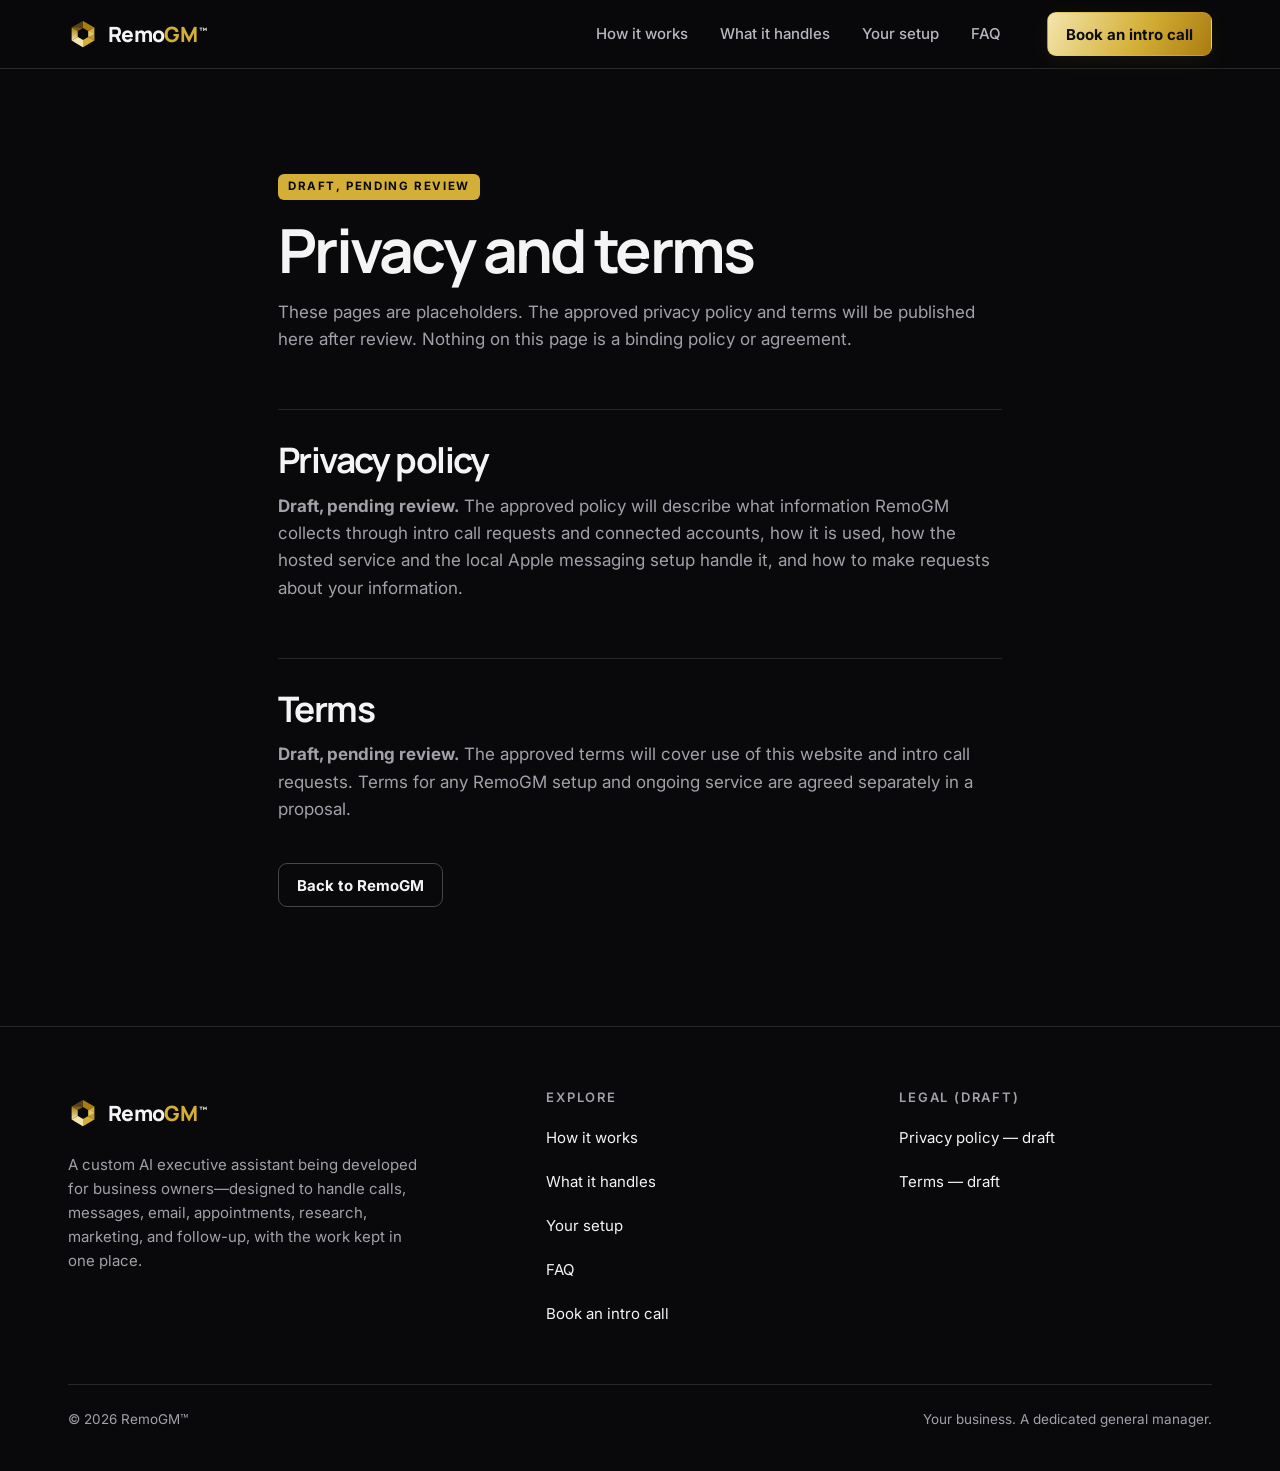
<file: legal.html>
<!doctype html>
<html lang="en">
<head>
<meta charset="utf-8">
<meta name="viewport" content="width=device-width, initial-scale=1">
<link rel="icon" type="image/svg+xml" href="favicon.svg?v=20261020-gold">
<meta name="theme-color" content="#09090B">
<link rel="preconnect" href="https://fonts.googleapis.com">
<link rel="preconnect" href="https://fonts.gstatic.com" crossorigin>
<link href="https://fonts.googleapis.com/css2?family=Manrope:wght@400;500;600;700;800&family=Inter:wght@400;500;600;700&display=swap" rel="stylesheet">
<style>
:root{
  --ink:#09090B; --ink2:#18181B; --ink3:#27272A; --line:rgba(161,161,170,.18); --line2:rgba(161,161,170,.30);
  --blue:#D4AF37; --blue-hi:#F3E5AB; --paper:#18181B; --silver:#A1A1AA; --teal:#D4AF37; --teal-ink:#D4AF37;
  --text:#F4F4F5; --muted:#A1A1AA; --ptext:#F4F4F5; --pmuted:#A1A1AA;
  --display:"Manrope","Inter",system-ui,sans-serif; --body:"Inter",system-ui,-apple-system,"Segoe UI",sans-serif;
  --serif:"Manrope","Inter",system-ui,sans-serif;
  --r:14px; --wrap:1240px;
}
*,*::before,*::after{box-sizing:border-box}
html{scroll-behavior:smooth;-webkit-text-size-adjust:100%}
@media (prefers-reduced-motion:reduce){html{scroll-behavior:auto}*,*::before,*::after{animation-duration:.001ms!important;animation-iteration-count:1!important;transition-duration:.001ms!important}}
body{margin:0;background:var(--ink);color:var(--text);font:400 17px/1.6 var(--body);-webkit-font-smoothing:antialiased;text-rendering:optimizeLegibility}
img,svg{display:block;max-width:100%}
a{color:inherit}
p{margin:0 0 1em}
h1,h2,h3,h4{font-family:var(--display);margin:0;letter-spacing:-.025em;line-height:1.04;font-weight:700;text-wrap:balance}
.wrap{max-width:var(--wrap);margin:0 auto;padding:0 clamp(20px,4vw,48px)}
.sr-only{position:absolute!important;width:1px;height:1px;padding:0;margin:-1px;overflow:hidden;clip:rect(0,0,0,0);white-space:nowrap;border:0}
.skip{position:absolute;left:12px;top:-60px;z-index:100;background:var(--paper);color:var(--ptext);padding:12px 16px;border-radius:10px;font-weight:600;text-decoration:none}
.skip:focus{top:12px}
:focus-visible{outline:3px solid var(--blue-hi);outline-offset:3px;border-radius:6px}
.light :focus-visible{outline-color:#D4AF37}
/* header */
.site-header{position:sticky;top:0;z-index:50;background:rgba(9,9,11,.86);backdrop-filter:saturate(140%) blur(10px);-webkit-backdrop-filter:saturate(140%) blur(10px);border-bottom:1px solid var(--line)}
.site-header .wrap{display:flex;align-items:center;gap:24px;min-height:68px}
.logo{display:inline-flex;align-items:center;gap:10px;text-decoration:none;font:600 21px/1 var(--display);letter-spacing:-.03em;min-height:44px}
.logo .trademark{font-size:.42em;line-height:0;vertical-align:super;margin-left:2px;letter-spacing:0;color:var(--text)}
.logo svg{width:30px;height:30px}
.logo .remo{color:var(--text)} .logo .blue{color:#D4AF37}
.light .logo .remo{color:#F4F4F5} .light .logo .blue{color:var(--blue)}
.nav{display:flex;gap:4px;margin-left:auto}
.nav a{color:var(--silver);text-decoration:none;font-size:15px;font-weight:500;padding:0 14px;min-height:44px;display:inline-flex;align-items:center;border-radius:10px}
.nav a:hover{color:var(--text);background:rgba(161,161,170,.08)}
.header-cta{margin-left:8px}
.menu-btn{display:none;margin-left:auto;width:44px;height:44px;border-radius:10px;border:1px solid var(--line2);background:transparent;color:var(--text);cursor:pointer;align-items:center;justify-content:center}
.mobile-menu{display:none}
@media (max-width:920px){
  .nav,.header-cta.desk{display:none}
  .menu-btn{display:inline-flex}
  .mobile-menu{border-top:1px solid var(--line);padding:8px 20px 20px}
  .mobile-menu[data-open=true]{display:block}
  .mobile-menu a:not(.btn){display:flex;align-items:center;min-height:48px;color:var(--text);text-decoration:none;font-size:17px;border-bottom:1px solid var(--line)}
  .mobile-menu .btn{margin-top:16px;width:100%}
}
/* buttons */
.btn{display:inline-flex;align-items:center;justify-content:center;gap:10px;min-height:48px;padding:0 22px;border-radius:999px;font:600 16px/1 var(--body);text-decoration:none;border:1px solid transparent;cursor:pointer;transition:background .2s,border-color .2s,transform .2s;white-space:nowrap}
.btn svg{width:18px;height:18px}
.btn-primary{background:linear-gradient(120deg,#F3E5AB,#D4AF37 58%,#AA7C11);color:#09090B;box-shadow:0 8px 24px -10px rgba(212,175,55,.35)}
.btn-primary:hover{background:#F3E5AB}
.btn-ghost{background:transparent;color:var(--text);border-color:var(--line2)}
.btn-ghost:hover{border-color:var(--silver)}
.btn-sm{min-height:44px;padding:0 18px;font-size:15px}
.light .btn-ghost{color:var(--ptext);border-color:rgba(212,175,55,.25)}
/* labels */
.eyebrow{display:inline-flex;align-items:center;gap:10px;font:600 12.5px/1 var(--body);letter-spacing:.16em;text-transform:uppercase;color:var(--blue-hi)}
.eyebrow::before{content:"";width:22px;height:1px;background:currentColor}
.light .eyebrow{color:#D4AF37}
.tag-illus{display:inline-flex;align-items:center;gap:7px;font:600 11.5px/1 var(--body);letter-spacing:.1em;text-transform:uppercase;color:#F3E5AB;background:rgba(212,175,55,.10);border:1px solid rgba(212,175,55,.35);padding:7px 10px;border-radius:999px;white-space:nowrap}
.tag-illus::before{content:"";width:6px;height:6px;border-radius:50%;background:#D4AF37}
.light .tag-illus{color:#F3E5AB;background:#27272A;border-color:#AA7C11}
.chip{display:inline-flex;align-items:center;gap:6px;font:600 11.5px/1 var(--body);letter-spacing:.06em;text-transform:uppercase;padding:6px 9px;border-radius:999px;border:1px solid var(--line2);color:var(--silver);white-space:nowrap}
.chip::before{content:"";width:6px;height:6px;border-radius:50%;background:currentColor;opacity:.8}
.chip[data-status=pilot]{color:var(--teal);border-color:rgba(212,175,55,.45);background:rgba(212,175,55,.07)}
.chip[data-status=planned]{color:var(--silver)}
.light .chip[data-status=planned]{color:#A1A1AA;border-color:rgba(212,175,55,.22)}
.light .chip[data-status=pilot]{color:var(--teal-ink);border-color:rgba(212,175,55,.4);background:rgba(212,175,55,.06)}
/* footer */
.site-footer{border-top:1px solid var(--line);padding:64px 0 40px;background:var(--ink)}
.foot-grid{display:grid;grid-template-columns:1.4fr 1fr 1fr;gap:40px}
.site-footer p{color:var(--muted);font-size:15px;max-width:40ch;margin-top:16px}
.site-footer h2{font:600 13px/1 var(--body);letter-spacing:.14em;text-transform:uppercase;color:var(--silver);margin-bottom:12px}
.site-footer ul{list-style:none;margin:0;padding:0}
.site-footer li a{display:inline-flex;align-items:center;min-height:44px;min-width:44px;color:var(--text);text-decoration:none;font-size:15px}
.site-footer li a:hover{text-decoration:underline}
.foot-base{margin-top:48px;padding-top:24px;border-top:1px solid var(--line);display:flex;justify-content:space-between;gap:16px;flex-wrap:wrap;color:var(--muted);font-size:13.5px}
@media (max-width:760px){.foot-grid{grid-template-columns:1fr 1fr}.foot-grid>:first-child{grid-column:1/-1}}
[hidden]{display:none!important}


.legal{padding:clamp(56px,8vw,104px) 0}
.legal .wrap{max-width:820px}
.legal h1{font-size:clamp(2.4rem,5vw,3.8rem);margin:18px 0 18px}
.legal h2{font-size:clamp(1.6rem,3vw,2.2rem);margin:56px 0 14px;padding-top:32px;border-top:1px solid var(--line)}
.legal p{color:var(--muted)}
.draft{display:inline-flex;font:700 11.5px/1 var(--body);letter-spacing:.14em;text-transform:uppercase;color:#09090B;background:#D4AF37;padding:7px 10px;border-radius:6px}
</style>
<meta name="robots" content="noindex">
<title>Privacy and terms (draft) | RemoGM™</title>
<meta name="description" content="Draft privacy policy and terms for RemoGM, pending review.">
<link rel="stylesheet" href="/black-gold.css?v=20261020-cta">
<link rel="stylesheet" href="/welcome-gm.css?v=20261021-1">
<script src="/welcome-gm.js?v=20261021-1" defer></script>
</head>
<body id="top">
<svg width="0" height="0" style="position:absolute" aria-hidden="true" focusable="false">
  <defs>
    <linearGradient id="rbLeft" x1="0" y1="0" x2="0" y2="1"><stop offset="0" stop-color="#AA7C11"/><stop offset="1" stop-color="#F3E5AB"/></linearGradient>
    <linearGradient id="wireGrad" x1="0" y1="0" x2="1" y2="0"><stop offset="0" stop-color="#D4AF37"/><stop offset="1" stop-color="#F3E5AB"/></linearGradient>
  </defs>
  <symbol id="rb-mark" viewBox="0 0 64 64">
    <path d="M7.75 18 32 4 32 19 20.74 25.5Z" fill="#806015"/>
    <path d="M32 4 56.25 18 43.26 25.5 32 19Z" fill="#AA7C11"/>
    <path d="M56.25 18 56.25 46 43.26 38.5 43.26 25.5Z" fill="#D4AF37"/>
    <path d="M56.25 46 32 60 32 45 43.26 38.5Z" fill="#D4AF37"/>
    <path d="M32 60 7.75 46 20.74 38.5 32 45Z" fill="#F3E5AB"/>
    <path d="M7.75 46 7.75 18 20.74 25.5 20.74 38.5Z" fill="url(#rbLeft)"/>
    <path d="M7.75 18 32 4 32 19Z" fill="#09090B" opacity=".35"/>
    <path d="M43.26 25.5 56.25 32 43.26 38.5Z" fill="#F3E5AB" opacity=".45"/>
    <path d="M20.74 38.5 32 45 32 60 13 49Z" fill="#F3E5AB" opacity=".45"/>
    <path d="M56.25 46 43.26 38.5 56.25 32Z" fill="#806015" opacity=".25"/>
  </symbol>
  <!-- UI icons -->
  <symbol id="i-phone" viewBox="0 0 24 24"><path fill="none" stroke="currentColor" stroke-width="1.9" stroke-linecap="round" stroke-linejoin="round" d="M22 16.9v3a2 2 0 0 1-2.2 2 19.8 19.8 0 0 1-8.6-3.1 19.5 19.5 0 0 1-6-6A19.8 19.8 0 0 1 2.1 4.2 2 2 0 0 1 4.1 2h3a2 2 0 0 1 2 1.7c.1.9.4 1.8.7 2.7a2 2 0 0 1-.5 2.1L8 9.8a16 16 0 0 0 6 6l1.3-1.3a2 2 0 0 1 2.1-.4c.9.3 1.8.6 2.7.7a2 2 0 0 1 1.7 2z"/></symbol>
  <symbol id="i-out" viewBox="0 0 24 24"><g fill="none" stroke="currentColor" stroke-width="1.9" stroke-linecap="round" stroke-linejoin="round"><path d="M22 16.9v3a2 2 0 0 1-2.2 2 19.8 19.8 0 0 1-8.6-3.1 19.5 19.5 0 0 1-6-6A19.8 19.8 0 0 1 2.1 4.2 2 2 0 0 1 4.1 2h3a2 2 0 0 1 2 1.7c.1.9.4 1.8.7 2.7a2 2 0 0 1-.5 2.1L8 9.8a16 16 0 0 0 6 6l1.3-1.3a2 2 0 0 1 2.1-.4c.9.3 1.8.6 2.7.7a2 2 0 0 1 1.7 2z"/><path d="M15 3h6v6M21 3l-6 6"/></g></symbol>
  <symbol id="i-headset" viewBox="0 0 24 24"><g fill="none" stroke="currentColor" stroke-width="1.9" stroke-linecap="round" stroke-linejoin="round"><path d="M3 18v-6a9 9 0 0 1 18 0v6"/><path d="M21 19a2 2 0 0 1-2 2h-1v-6h3zM3 19a2 2 0 0 0 2 2h1v-6H3z"/></g></symbol>
  <symbol id="i-sms" viewBox="0 0 24 24"><path fill="none" stroke="currentColor" stroke-width="1.9" stroke-linecap="round" stroke-linejoin="round" d="M21 15a2 2 0 0 1-2 2H7l-4 4V5a2 2 0 0 1 2-2h14a2 2 0 0 1 2 2z"/></symbol>
  <symbol id="i-bubble" viewBox="0 0 24 24"><path fill="none" stroke="currentColor" stroke-width="1.9" stroke-linecap="round" stroke-linejoin="round" d="M21 11.5a8.4 8.4 0 0 1-9 8.4 8.6 8.6 0 0 1-3.8-.9L3 21l1.9-5.2A8.4 8.4 0 1 1 21 11.5z"/></symbol>
  <symbol id="i-mail" viewBox="0 0 24 24"><g fill="none" stroke="currentColor" stroke-width="1.9" stroke-linecap="round" stroke-linejoin="round"><rect x="2" y="4" width="20" height="16" rx="2"/><path d="m22 7-10 6L2 7"/></g></symbol>
  <symbol id="i-cal" viewBox="0 0 24 24"><g fill="none" stroke="currentColor" stroke-width="1.9" stroke-linecap="round" stroke-linejoin="round"><rect x="3" y="4" width="18" height="18" rx="2"/><path d="M16 2v4M8 2v4M3 10h18M9 16l2 2 4-4"/></g></symbol>
  <symbol id="i-mega" viewBox="0 0 24 24"><g fill="none" stroke="currentColor" stroke-width="1.9" stroke-linecap="round" stroke-linejoin="round"><path d="m3 11 18-8v18L3 13z"/><path d="M11.6 16.8a3 3 0 1 1-5.8-1.6"/></g></symbol>
  <symbol id="i-db" viewBox="0 0 24 24"><g fill="none" stroke="currentColor" stroke-width="1.9" stroke-linecap="round" stroke-linejoin="round"><ellipse cx="12" cy="5" rx="9" ry="3"/><path d="M21 12c0 1.7-4 3-9 3s-9-1.3-9-3"/><path d="M3 5v14c0 1.7 4 3 9 3s9-1.3 9-3V5"/></g></symbol>
  <symbol id="i-users" viewBox="0 0 24 24"><g fill="none" stroke="currentColor" stroke-width="1.9" stroke-linecap="round" stroke-linejoin="round"><path d="M17 21v-2a4 4 0 0 0-4-4H5a4 4 0 0 0-4 4v2"/><circle cx="9" cy="7" r="4"/><path d="M23 21v-2a4 4 0 0 0-3-3.9M16 3.1a4 4 0 0 1 0 7.8"/></g></symbol>
  <symbol id="i-refresh" viewBox="0 0 24 24"><g fill="none" stroke="currentColor" stroke-width="1.9" stroke-linecap="round" stroke-linejoin="round"><path d="M21 12a9 9 0 1 1-3-6.7L21 8"/><path d="M21 3v5h-5"/></g></symbol>
  <symbol id="i-shield" viewBox="0 0 24 24"><g fill="none" stroke="currentColor" stroke-width="1.9" stroke-linecap="round" stroke-linejoin="round"><path d="M12 22s8-4 8-10V5l-8-3-8 3v7c0 6 8 10 8 10z"/><path d="m9 12 2 2 4-4"/></g></symbol>
  <symbol id="i-mic" viewBox="0 0 24 24"><g fill="none" stroke="currentColor" stroke-width="1.9" stroke-linecap="round" stroke-linejoin="round"><path d="M12 2a3 3 0 0 0-3 3v7a3 3 0 0 0 6 0V5a3 3 0 0 0-3-3z"/><path d="M19 10v2a7 7 0 0 1-14 0v-2M12 19v3"/></g></symbol>
  <symbol id="i-done" viewBox="0 0 24 24"><g fill="none" stroke="currentColor" stroke-width="1.9" stroke-linecap="round" stroke-linejoin="round"><path d="M22 11.1V12a10 10 0 1 1-5.9-9.1"/><path d="M22 4 12 14l-3-3"/></g></symbol>
  <symbol id="i-doc" viewBox="0 0 24 24"><g fill="none" stroke="currentColor" stroke-width="1.9" stroke-linecap="round" stroke-linejoin="round"><path d="M14 2H6a2 2 0 0 0-2 2v16a2 2 0 0 0 2 2h12a2 2 0 0 0 2-2V8z"/><path d="M14 2v6h6M16 13H8M16 17H8M10 9H8"/></g></symbol>
  <symbol id="i-pause" viewBox="0 0 24 24"><g fill="none" stroke="currentColor" stroke-width="1.9" stroke-linecap="round" stroke-linejoin="round"><circle cx="12" cy="12" r="10"/><path d="M10 15V9M14 15V9"/></g></symbol>
  <symbol id="i-pen" viewBox="0 0 24 24"><g fill="none" stroke="currentColor" stroke-width="1.9" stroke-linecap="round" stroke-linejoin="round"><path d="M12 20h9"/><path d="M16.5 3.5a2.1 2.1 0 0 1 3 3L7 19l-4 1 1-4z"/></g></symbol>
  <symbol id="i-check" viewBox="0 0 20 20"><path fill="none" stroke="currentColor" stroke-width="2.4" stroke-linecap="round" stroke-linejoin="round" d="m4 10 4 4 8-8"/></symbol>
  <symbol id="i-arrow" viewBox="0 0 20 20"><path fill="none" stroke="currentColor" stroke-width="2.2" stroke-linecap="round" stroke-linejoin="round" d="M4 10h12M11 5l5 5-5 5"/></symbol>
  <symbol id="i-plus" viewBox="0 0 14 14"><path fill="none" stroke="currentColor" stroke-width="2" stroke-linecap="round" d="M7 2v10M2 7h10"/></symbol>
  <symbol id="i-spark" viewBox="0 0 24 24"><path fill="none" stroke="currentColor" stroke-width="2" stroke-linecap="round" d="M12 2v4M12 18v4M4.9 4.9l2.8 2.8M16.3 16.3l2.8 2.8M2 12h4M18 12h4"/></symbol>
</svg>

<a class="skip" href="#main">Skip to content</a>
<header class="site-header">
  <div class="wrap">
    <a class="logo" href="index.html#top" aria-label="RemoGM™ home"><svg aria-hidden="true" viewBox="0 0 64 64"><use href="#rb-mark"/></svg><span><span class="remo">Remo</span><span class="blue">GM</span><sup class="trademark">™</sup></span></a>
    <nav class="nav" aria-label="Primary">
      <a href="index.html#how">How it works</a>
      <a href="index.html#handles">What it handles</a>
      <a href="index.html#setup">Your setup</a>
      <a href="index.html#faq">FAQ</a>
    </nav>
    <a class="btn btn-primary btn-sm header-cta desk" href="book.html">Book an intro call</a>
    <button class="menu-btn" id="menuBtn" type="button" aria-label="Menu" aria-expanded="false" aria-controls="mobileMenu"><svg width="20" height="20" viewBox="0 0 24 24" fill="none" stroke="currentColor" stroke-width="2" stroke-linecap="round" aria-hidden="true"><path d="M4 7h16M4 12h16M4 17h16"/></svg></button>
  </div>
  <nav class="mobile-menu" id="mobileMenu" data-open="false" aria-label="Mobile">
    <a href="index.html#how">How it works</a>
    <a href="index.html#handles">What it handles</a>
    <a href="index.html#setup">Your setup</a>
    <a href="index.html#faq">FAQ</a>
    <a class="btn btn-primary" href="book.html">Book an intro call</a>
  </nav>
</header>

<main id="main" class="legal">
  <div class="wrap">
    <span class="draft">Draft, pending review</span>
    <h1>Privacy and terms</h1>
    <p>These pages are placeholders. The approved privacy policy and terms will be published here after review. Nothing on this page is a binding policy or agreement.</p>
    <h2 id="privacy">Privacy policy</h2>
    <p><strong>Draft, pending review.</strong> The approved policy will describe what information RemoGM collects through intro call requests and connected accounts, how it is used, how the hosted service and the local Apple messaging setup handle it, and how to make requests about your information.</p>
    <h2 id="terms">Terms</h2>
    <p><strong>Draft, pending review.</strong> The approved terms will cover use of this website and intro call requests. Terms for any RemoGM setup and ongoing service are agreed separately in a proposal.</p>
    <p style="margin-top:40px"><a class="btn btn-ghost btn-sm" href="index.html">Back to RemoGM</a></p>
  </div>
</main>
<footer class="site-footer">
  <div class="wrap">
    <div class="foot-grid">
      <div>
        <a class="logo" href="index.html#top" aria-label="RemoGM™ home"><svg aria-hidden="true" viewBox="0 0 64 64"><use href="#rb-mark"/></svg><span><span class="remo">Remo</span><span class="blue">GM</span><sup class="trademark">™</sup></span></a>
        <p>A custom AI executive assistant being developed for business owners—designed to handle calls, messages, email, appointments, research, marketing, and follow-up, with the work kept in one place.</p>
      </div>
      <nav aria-label="Footer">
        <h2>Explore</h2>
        <ul>
          <li><a href="index.html#how">How it works</a></li>
          <li><a href="index.html#handles">What it handles</a></li>
          <li><a href="index.html#setup">Your setup</a></li>
          <li><a href="index.html#faq">FAQ</a></li>
          <li><a href="book.html">Book an intro call</a></li>
        </ul>
      </nav>
      <nav aria-label="Legal">
        <h2>Legal (draft)</h2>
        <ul>
          <li><a href="legal.html#privacy">Privacy policy — draft</a></li>
          <li><a href="legal.html#terms">Terms — draft</a></li>
        </ul>
      </nav>
    </div>
    <div class="foot-base"><span>© <span data-year>2026</span> RemoGM™</span><span>Your business. A dedicated general manager.</span></div>
  </div>
</footer>
<script>
document.querySelectorAll('[data-year]').forEach(e=>e.textContent=new Date().getFullYear());
(function(){const b=document.getElementById('menuBtn'),m=document.getElementById('mobileMenu');if(!b)return;
b.addEventListener('click',()=>{const o=b.getAttribute('aria-expanded')!=='true';b.setAttribute('aria-expanded',o);m.dataset.open=o;});
m.addEventListener('click',e=>{if(e.target.closest('a')){b.setAttribute('aria-expanded','false');m.dataset.open='false';}});
document.addEventListener('keydown',e=>{if(e.key==='Escape'&&b.getAttribute('aria-expanded')==='true'){b.setAttribute('aria-expanded','false');m.dataset.open='false';b.focus();}});})();
</script>

</body>
</html>
</file>
<file: site.css>
:root{--ink:#07111f;--panel:#0d1d32;--text:#eaf0f8;--muted:#a8b7cb;--line:rgba(168,183,203,.2);--blue:#3478ff;--blue-hi:#8ab4ff;--teal:#5bdcc4;--paper:#f5f7fb;--ptext:#102137;--pmuted:#506076;--display:"Inter Tight","Inter",system-ui,sans-serif;--body:"Inter",system-ui,sans-serif;--serif:"Instrument Serif",Georgia,serif}
*{box-sizing:border-box}html{scroll-behavior:smooth;scroll-padding-top:94px}body{margin:0;background:var(--ink);color:var(--text);font:400 16px/1.65 var(--body);-webkit-font-smoothing:antialiased}h1,h2,h3,p,blockquote{margin:0}h1,h2,h3{font-family:var(--display);font-weight:600;line-height:1.08;letter-spacing:-.035em}h1,h2{text-wrap:balance}h1 em,h2 em{font-family:var(--serif);font-weight:400}a{color:inherit}button,input,select,textarea{font:inherit}button,a{-webkit-tap-highlight-color:transparent}img{display:block;max-width:100%}[hidden]{display:none!important}:focus-visible{outline:3px solid var(--blue-hi);outline-offset:5px}.light :focus-visible{outline-color:#205aca}.wrap{max-width:1250px;margin:auto;padding:0 48px}.sr-only{position:absolute;width:1px;height:1px;padding:0;margin:-1px;overflow:hidden;clip:rect(0,0,0,0);white-space:nowrap;border:0}.skip{position:fixed;left:16px;top:-80px;padding:12px 20px;background:white;color:var(--ink);z-index:100}.skip:focus{top:12px}.site-header{position:sticky;top:0;z-index:20;background:rgba(7,17,31,.96);border-bottom:1px solid var(--line);backdrop-filter:blur(12px)}.header-inner{min-height:76px;display:flex;align-items:center;gap:28px}.logo{display:inline-flex;align-items:center;gap:10px;text-decoration:none;white-space:nowrap;font:600 23px/1 var(--display);letter-spacing:-.04em;min-height:44px}.blue{color:#5b98ff}.desktop-nav{display:flex;margin-left:auto;gap:26px}.desktop-nav a{display:flex;align-items:center;min-height:44px;text-decoration:none;color:var(--muted);font-size:14px}.desktop-nav a:hover,.text-link:hover{color:white}.btn{display:inline-flex;justify-content:center;align-items:center;gap:16px;padding:15px 24px;min-height:50px;background:var(--blue);border:1px solid transparent;border-radius:7px;color:white;text-decoration:none;font:600 15px/1.3 var(--body);cursor:pointer;transition:background .18s}.btn:hover{background:#2466eb}.btn-small{min-height:44px;padding:11px 18px;font-size:14px}.btn-ghost{background:transparent;border-color:var(--line);color:var(--text)}.btn-ghost:hover{background:var(--panel)}.menu-toggle{display:none;background:transparent;border:1px solid var(--line);color:white;border-radius:6px;width:44px;height:44px;font-size:22px;cursor:pointer}.mobile-nav{padding:10px 24px 22px;border-top:1px solid var(--line)}.mobile-nav a{display:block;padding:11px 0;text-decoration:none}.definition-wrap{padding-top:28px}.definition{border-left:2px solid #528cff;padding-left:18px;max-width:1060px}.definition p{color:#91b8ff;font-size:14px;line-height:1.7;font-style:italic}.definition strong{font-weight:500}.definition-title{font-weight:700;color:inherit}.definition a{display:inline-block;color:#90a9c9;font-size:11px;text-underline-offset:3px;margin-top:3px}.hero{display:grid;grid-template-columns:1.2fr 1fr;gap:64px;padding-top:56px;padding-bottom:74px;align-items:start}.eyebrow{text-transform:uppercase;letter-spacing:.16em;font-size:11px;font-weight:600;color:var(--blue-hi);margin-bottom:22px}.hero h1{font-size:clamp(44px,4.8vw,67px);letter-spacing:-.045em;line-height:1.06}.hero-lede{color:var(--muted);font-size:17px;line-height:1.75;max-width:47ch;margin-top:25px}.owner-promise{font-size:15px;color:#d4dfed;font-weight:500;margin-top:18px}.actions{display:flex;align-items:center;flex-wrap:wrap;gap:20px;margin-top:30px}.text-link{display:inline-flex;gap:10px;align-items:center;min-height:44px;text-underline-offset:6px;color:var(--muted);font-size:13px}.setup-note{color:#9cacbf;font-size:12px;max-width:47ch;margin-top:19px}.briefing{border:1px solid #294563;border-radius:16px;background:linear-gradient(145deg,#12253e,#0a1728);box-shadow:0 24px 80px #0004;overflow:hidden}.briefing-top{display:flex;gap:10px;align-items:center;padding:18px 22px;border-bottom:1px solid var(--line)}.remo-avatar{display:grid;place-items:center;width:41px;height:41px;border:1px solid var(--line);background:#0b182b;border-radius:10px}.briefing-top strong{display:block;font-size:12px;font-weight:600}.briefing-top div>span{display:block;color:var(--muted);font-size:10px;margin-top:1px}.example-label{margin-left:auto;border:1px solid #536177;border-radius:4px;padding:3px 6px;font-size:10px;color:#b5c6da}.briefing-intro{padding:23px 25px 15px}.briefing-intro .eyebrow{font-size:9px;margin-bottom:12px}.briefing-intro h2{font-size:29px;line-height:1.16;letter-spacing:-.025em}.briefing-intro>p:last-child{font-size:12px;margin-top:10px;color:var(--muted)}.brief-item{display:flex;gap:13px;margin:0 25px;padding:16px 0;border-bottom:1px solid var(--line)}.status-icon{flex:none;width:26px;height:26px;border-radius:50%;text-align:center;font-size:14px;line-height:26px}.done{color:#7ce5cf;background:#183d3e}.opportunity{color:#a3c6ff;background:#1b3659}.brief-item h3{font:600 12px/1.5 var(--body);letter-spacing:0}.brief-item p{color:#b3c2d6;font-size:12px;margin-top:4px;max-width:34ch}.decision-card{margin:19px 24px 0;background:rgba(52,120,255,.09);border:1px solid #365d92;border-radius:9px;padding:17px}.small-label{text-transform:uppercase;font-size:9px;letter-spacing:.13em;font-weight:600;color:var(--blue-hi)}.decision-card h3{font-size:17px;line-height:1.35;margin-top:8px}.decision-card p{color:var(--muted);font-size:11px;margin-top:5px}.decision-card a{display:flex;justify-content:space-between;font-weight:600;font-size:11px;margin-top:14px;text-decoration:none;color:#bad2ff}.example-note{font-size:10px;color:#9baec6;padding:16px 25px 20px;line-height:1.5}.trust-strip{border-top:1px solid var(--line);border-bottom:1px solid var(--line);background:#0b192c}.trust-strip .wrap{display:flex;justify-content:space-between;gap:24px;padding-top:23px;padding-bottom:23px}.trust-strip span{font-size:13px;color:#c6d4e6}.trust-strip span::before{content:"✓";color:var(--teal);margin-right:10px}.section{padding:94px 0}.light{background:var(--paper);color:var(--ptext)}.light .eyebrow{color:#215dc5}.section-heading{max-width:700px}.section-heading h2{font-size:clamp(35px,4.1vw,55px)}.section-heading>p:not(.eyebrow){margin-top:23px;color:var(--muted);max-width:57ch;font-size:16px}.light .section-heading>p:not(.eyebrow){color:var(--pmuted)}.industry-picker{display:flex;flex-wrap:wrap;gap:9px;margin:34px 0 25px}.industry-button{border:1px solid #cbd5e2;border-radius:6px;color:#3e5066;background:transparent;min-height:47px;padding:10px 17px;cursor:pointer;font-size:13px;font-weight:500}.industry-button:hover{border-color:#3974d7;color:#1d4b99}.industry-button[aria-pressed=true]{color:white;background:#102744;border-color:#102744}.industry-detail{display:grid;grid-template-columns:1.2fr 1fr;gap:55px;padding:40px;background:white;border:1px solid #d7dfea;border-radius:12px}.industry-detail .eyebrow{font-size:10px;margin-bottom:15px}.industry-detail h3{font-size:31px;line-height:1.18;max-width:25ch}.industry-detail>div>p:not(.eyebrow){color:var(--pmuted);font-size:14px;margin-top:15px;max-width:47ch}.check-list{list-style:none;padding:0;margin:20px 0 25px;font-size:13px;color:#40536b}.check-list li{padding:6px 0 6px 23px;position:relative}.check-list li:before{content:"✓";position:absolute;left:0;color:#147b69}.industry-example{background:#edf3fb;border-radius:8px;padding:28px;display:flex;flex-direction:column;justify-content:center}.industry-example .small-label{color:#39659c}.industry-example blockquote{font-family:var(--serif);font-size:27px;line-height:1.4;margin-top:14px;color:#162f51}.industry-result{border-top:1px solid #cddaea;margin-top:24px;padding-top:18px}.industry-result p{font-size:12px;line-height:1.8;color:#506076;margin-top:6px}.example-caption{font-size:10px;color:#65778f;margin-top:22px}.availability-note{font-size:12px;color:#5f6f83;max-width:90ch;line-height:1.8;margin-top:22px}.day-grid{display:grid;grid-template-columns:repeat(3,1fr);gap:22px;margin-top:40px}.day-card{border-top:1px solid #3d5470;padding-top:25px}.day-time{font-size:11px;text-transform:uppercase;letter-spacing:.1em;color:#a5b9d2}.day-card h3{font-size:25px;margin-top:20px;max-width:18ch;line-height:1.2}.day-card>p{color:var(--muted);font-size:14px;margin-top:16px}.day-message{border-left:2px solid #3478ff;padding:11px 14px;margin-top:25px;background:#0e1e33;font-size:12px;color:#bfd0e5}.section-note{color:#95a8c1;font-size:11px;margin-top:26px}.pillar-grid{display:grid;grid-template-columns:repeat(3,1fr);gap:0 35px;margin-top:38px}.pillar-grid article{border-top:1px solid #cdd8e5;padding:24px 0 30px}.pillar-number{font-size:11px;color:#4371a8;font-weight:500}.pillar-grid h3{font-size:23px;margin-top:14px}.pillar-grid p{font-size:14px;color:var(--pmuted);margin-top:12px;max-width:32ch}.setup-grid{display:grid;grid-template-columns:repeat(3,1fr);gap:40px;margin-top:40px}.setup-grid article>span{font-size:13px;color:#8db5f2}.setup-grid h3{font-size:25px;line-height:1.2;margin-top:17px;max-width:19ch}.setup-grid p{color:var(--muted);font-size:14px;margin-top:15px}.owner-control{display:grid;grid-template-columns:1fr 1fr;gap:55px;padding:34px;background:var(--panel);border-radius:10px;margin-top:45px;border:1px solid var(--line);align-items:center}.owner-control .eyebrow{font-size:10px;margin-bottom:12px}.owner-control h3{font-size:27px;line-height:1.2}.owner-control>p{color:var(--muted);font-size:14px}.pricing-layout,.faq-layout{display:grid;grid-template-columns:1fr 1fr;gap:70px}.pricing-layout h2{font-size:46px}.pricing-layout .btn{margin-top:28px}.pricing-items article{padding:22px 0;border-bottom:1px solid #cdd8e5}.pricing-items article:first-child{padding-top:0}.pricing-items h3{font-size:22px}.pricing-items p{color:var(--pmuted);font-size:13px;margin-top:10px}.pricing-items .small-print{font-size:11px;line-height:1.7;margin-top:20px}.faq-list details{border-bottom:1px solid var(--line)}.faq-list summary{padding:21px 25px 21px 0;cursor:pointer;font-size:14px;font-weight:500}.faq-list details:first-child summary{padding-top:0}.faq-list details p{font-size:13px;color:var(--muted);padding-bottom:22px;line-height:1.9}.final-cta{text-align:center;background:radial-gradient(ellipse at 50% 110%,#18365c,#0b1b30 70%);padding:85px 0 95px;border-top:1px solid var(--line)}.final-cta h2{font-size:clamp(40px,5vw,66px)}.final-cta p:not(.eyebrow){color:var(--muted);font-size:16px;margin-top:24px}.final-cta .btn{margin-top:30px}.site-footer{padding:48px 0 26px;border-top:1px solid var(--line)}.footer-main{display:grid;grid-template-columns:2fr 1fr 1fr;gap:35px}.footer-main p{font-size:12px;color:var(--muted);line-height:1.9;margin-top:15px}.footer-main nav{display:flex;flex-direction:column;align-items:flex-start}.footer-main nav a{font-size:12px;text-decoration:none;color:#bdcbdd;min-height:40px;display:flex;align-items:center}.footer-main a:hover{text-decoration:underline}.footer-base{display:flex;justify-content:space-between;gap:20px;flex-wrap:wrap;color:#91a3ba;font-size:10px;border-top:1px solid var(--line);margin-top:32px;padding-top:22px}
/* The request stays on the device until the visitor sends their email. */
.request-page{padding-top:62px;padding-bottom:90px}.back-link{font-size:13px;color:var(--muted);text-underline-offset:5px}.request-layout{display:grid;grid-template-columns:1fr 1fr;gap:70px;margin-top:42px;align-items:start}.request-layout h1{font-size:56px}.request-intro{color:var(--muted);font-size:16px;max-width:41ch;margin-top:25px}.request-steps{list-style:none;padding:0;margin:28px 0;counter-reset:steps}.request-steps li{padding:15px 0;border-bottom:1px solid var(--line);font-size:14px}.request-steps li:before{counter-increment:steps;content:"0" counter(steps);font-size:11px;color:var(--blue-hi);margin-right:17px}.direct-contact{font-size:13px;color:var(--muted);margin-top:30px}.direct-contact a{display:inline-block;color:var(--text);margin-top:4px;text-underline-offset:5px}.request-card{padding:30px;border:1px solid #294563;border-radius:12px;background:var(--panel)}.request-card h2{font-size:26px}.request-card>p{font-size:13px;color:var(--muted);margin-top:12px}.request-form{margin-top:25px}.field{margin-top:20px}.field label{display:block;font-size:12px;font-weight:600;margin-bottom:8px}.optional{font-weight:400;color:var(--muted)}.field input,.field select,.field textarea{width:100%;background:#091628;border:1px solid #405570;border-radius:6px;color:var(--text);padding:12px;font-size:16px;min-height:48px}.field textarea{resize:vertical;min-height:110px}.request-form .btn{margin-top:22px;width:100%}.privacy-note{font-size:11px!important;line-height:1.8;margin-top:18px!important;color:var(--muted)}.draft-result{margin-top:25px;border-top:1px solid var(--line);padding-top:23px}.draft-result h3{font-size:21px}.draft-result p{color:var(--muted);font-size:13px;margin-top:10px}.draft-result textarea{width:100%;min-height:170px;padding:12px;font:400 12px/1.7 var(--body);margin-top:16px;background:#091628;color:var(--text);border:1px solid #405570;border-radius:6px;resize:vertical}.draft-result .actions{margin-top:18px;gap:12px}.draft-result .btn{font-size:12px;padding:12px 16px}.copy-status{font-size:12px;min-height:22px;margin-top:9px;color:var(--teal)}
@media(min-width:1400px){.hero h1{font-size:70px}}
@media(max-width:1050px){.wrap{padding-left:32px;padding-right:32px}.hero{gap:35px}.hero h1{font-size:54px}.hero .actions{gap:8px}.desktop-nav{gap:18px}.industry-detail{gap:30px;padding:30px}.pricing-layout,.faq-layout,.request-layout{gap:38px}.pricing-layout h2{font-size:39px}.request-layout h1{font-size:46px}}
@media(max-width:800px){.desktop-nav{display:none}.header-cta{margin-left:auto}.menu-toggle{display:block;margin-left:auto}.header-inner{gap:14px;min-height:68px}.hero{grid-template-columns:1fr;gap:38px;padding-top:40px;padding-bottom:48px}.hero-copy{max-width:630px}.hero h1{font-size:clamp(43px,7.5vw,62px)}.hero-lede{max-width:54ch}.hero .actions{gap:20px}.briefing{width:100%;max-width:560px}.brief-item p{max-width:48ch}.trust-strip .wrap{flex-wrap:wrap;justify-content:flex-start;gap:12px 25px}.trust-strip span{font-size:12px}.section{padding:65px 0}.industry-detail{grid-template-columns:1fr;gap:25px}.industry-example{padding:25px}.industry-example blockquote{font-size:25px}.day-grid{grid-template-columns:1fr;gap:30px}.day-card{display:grid;grid-template-columns:1fr 1fr;column-gap:30px}.day-time{grid-column:1/-1}.day-card h3{max-width:23ch;font-size:25px}.day-card>p{grid-column:1;max-width:42ch}.day-message{grid-column:2;grid-row:2/4;align-self:center;margin-top:20px}.pillar-grid{grid-template-columns:1fr 1fr}.setup-grid{gap:24px}.setup-grid h3{font-size:22px}.owner-control{gap:25px;padding:26px}.pricing-layout,.faq-layout,.request-layout{grid-template-columns:1fr;gap:36px}.pricing-layout h2{font-size:43px}.pricing-items{max-width:650px}.faq-list{max-width:700px}.request-layout{max-width:650px}.request-intro{max-width:50ch}.request-layout h1{font-size:53px}.request-card{padding:28px}.request-page{padding-top:35px}}
@media(max-width:520px){.wrap{padding-left:22px;padding-right:22px}.header-inner{gap:10px}.logo{font-size:21px;gap:7px}.logo img{width:27px;height:27px}.header-cta{font-size:11px;min-height:41px;padding:10px 12px;gap:6px}.menu-toggle{width:39px;height:41px;font-size:20px;margin-left:0}.header-inner>.menu-toggle:last-child:nth-child(3){margin-left:auto}.definition-wrap{padding-top:22px}.definition{padding-left:13px}.definition p{font-size:12px;line-height:1.8}.definition-title{font-size:13px}.definition a{font-size:10px}.hero{padding-top:32px;gap:33px}.eyebrow{font-size:9px;margin-bottom:18px}.hero h1{font-size:clamp(39px,11vw,47px)}.hero-lede{font-size:15px;margin-top:20px}.owner-promise{font-size:13px}.hero .actions{margin-top:25px;gap:7px;align-items:flex-start;flex-direction:column}.hero .btn{font-size:13px;padding:14px 18px}.hero .text-link{font-size:12px}.setup-note{font-size:11px;margin-top:12px}.briefing-intro h2{font-size:28px}.briefing-top{padding:16px 20px}.briefing-intro{padding-left:20px;padding-right:20px}.brief-item{margin:0 20px}.decision-card{margin-left:20px;margin-right:20px}.trust-strip .wrap{display:grid;gap:9px;padding-top:20px;padding-bottom:20px}.section{padding:54px 0}.section-heading h2{font-size:38px}.section-heading>p:not(.eyebrow){font-size:14px;margin-top:18px}.industry-picker{gap:7px;margin-top:26px}.industry-button{padding:10px 12px;font-size:12px;min-height:44px}.industry-detail{padding:22px}.industry-detail h3{font-size:27px}.industry-detail>div>p:not(.eyebrow){font-size:13px}.industry-detail .btn{font-size:12px;padding:13px 15px;gap:8px}.industry-example{padding:20px}.industry-example blockquote{font-size:24px}.availability-note{font-size:11px}.day-grid{margin-top:28px}.day-card{display:block}.day-message{margin-top:18px}.pillar-grid{column-gap:22px;margin-top:30px}.pillar-grid h3{font-size:22px}.pillar-grid p{font-size:12px}.pillar-grid article{padding:20px 0 25px}.setup-grid{grid-template-columns:1fr;gap:28px;margin-top:30px}.setup-grid h3{max-width:26ch;margin-top:9px;font-size:25px}.setup-grid p{margin-top:12px}.owner-control{grid-template-columns:1fr;gap:20px;padding:23px}.owner-control h3{font-size:28px}.pricing-layout h2{font-size:38px}.faq-list summary{font-size:13px;line-height:1.6}.final-cta{padding:60px 0}.final-cta h2{font-size:48px}.final-cta p:not(.eyebrow){font-size:14px}.footer-main{grid-template-columns:1fr 1fr;gap:24px}.footer-main>div{grid-column:1/-1}.footer-base{gap:10px}.request-layout{margin-top:30px}.request-layout h1{font-size:45px}.request-card{padding:23px}.request-intro{font-size:14px}.draft-result .actions{align-items:stretch;flex-direction:column}}
@media(prefers-reduced-motion:reduce){html{scroll-behavior:auto}*{transition:none!important}}

.request-form fieldset{border:0;padding:0;margin:0;min-width:0}.request-form fieldset:disabled{opacity:.55}

/* The humanoid is a visual concept; the live copy explains today's offering. */
.hero-stage{overflow:hidden;background:var(--ink)}
.hero-stage .hero{position:relative;isolation:isolate;display:block;min-height:680px;padding-top:45px;padding-bottom:62px}
.hero-stage .hero-copy{position:relative;z-index:2;width:52%;max-width:580px}
.hero-stage .eyebrow{margin-bottom:12px;font-size:10px}
.hero-tagline{font-family:var(--display);font-size:23px;font-style:italic;line-height:1.4;letter-spacing:-.02em;color:#64ffb0;margin-bottom:24px}
.hero-stage h1{font-size:clamp(48px,4.8vw,66px)}
.hero-stage .hero-lede{max-width:45ch;font-size:16px;line-height:1.7;margin-top:24px}
.hero-future{font-size:14px;line-height:1.8;color:#b7c8dd;max-width:49ch;margin-top:17px}
.hero-stage .actions{margin-top:27px;gap:24px}
.hero-stage .setup-note{margin-top:14px}
.hero-media{position:absolute;z-index:0;pointer-events:none;margin:0;top:0;bottom:0;right:-48px;width:64%;overflow:hidden;background:var(--ink)}
.hero-media img{width:100%;height:calc(100% - 32px);object-fit:cover;object-position:center;mix-blend-mode:lighten;filter:blur(.35px);opacity:.94;mask-image:linear-gradient(to bottom,#000 85%,transparent 100%)}
.hero-media::after{content:"";position:absolute;inset:0;background:linear-gradient(90deg,var(--ink),transparent 24%,transparent 94%,var(--ink));pointer-events:none}
.hero-media figcaption{position:absolute;z-index:1;bottom:12px;left:0;right:0;text-align:center;font-size:10px;letter-spacing:.06em;color:#a8bbd2}
.hero-media figcaption span{padding:0 7px;color:#528cff}
.vision-section{background:linear-gradient(120deg,#0c1c30,#07111f);border-bottom:1px solid var(--line)}
.vision-layout{display:grid;grid-template-columns:1.1fr 1fr;gap:85px;align-items:start}
.vision-layout .section-heading h2{font-size:clamp(36px,3.8vw,51px)}
.vision-layout .section-heading>p:not(.eyebrow){font-size:15px;max-width:45ch}
.vision-layout .text-link{margin-top:20px;color:#b8d3ff}
.vision-steps article{border-top:1px solid #334b68;padding:25px 0 30px}
.vision-steps article:last-child{padding-bottom:0}
.vision-label{font-size:11px;letter-spacing:.12em;text-transform:uppercase;color:#8ab4ff;font-weight:600}
.vision-label span{margin:0 6px;color:#637f9e}
.vision-steps h3{font-size:27px;line-height:1.2;margin-top:17px;max-width:25ch}
.vision-steps p{font-size:14px;color:var(--muted);line-height:1.85;margin-top:16px}
.vision-steps p.vision-note{font-size:11px;color:#94a9c4;line-height:1.7;margin-top:17px;max-width:52ch}
.day-layout{display:grid;grid-template-columns:1fr 1.15fr;gap:55px;align-items:start;margin-top:42px}
.day-layout .day-grid{display:block;margin:0}
.day-layout .day-card{display:block;padding:20px 0 27px}
.day-layout .day-card h3{font-size:25px;max-width:none;margin-top:12px}
.day-layout .day-card>p{font-size:13px;margin-top:12px}
.day-layout .day-message{margin-top:16px}
.day-layout .briefing{position:sticky;top:100px;width:100%;max-width:none}
@media(max-width:1050px){
 .hero-stage .hero{min-height:660px;padding-top:38px}
 .hero-stage .hero-copy{width:54%}
 .hero-stage h1{font-size:53px}
 .hero-tagline{font-size:20px}
 .hero-stage .hero-lede{font-size:15px}
 .hero-future{font-size:13px}
 .hero-media{right:-65px;width:66%;opacity:.85}
 .hero-stage .actions{gap:13px}
 .vision-layout{gap:45px}
 .day-layout{gap:35px}
}
@media(max-width:800px){
 .hero-stage .hero{min-height:0;padding-top:36px;padding-bottom:18px}
 .hero-stage .hero-copy{width:100%;max-width:620px}
 .hero-stage h1{font-size:clamp(43px,7.5vw,62px)}
 .hero-stage .hero-lede{max-width:54ch;font-size:16px}
 .hero-future{max-width:59ch;font-size:14px}
 .hero-media{position:relative;width:100%;height:420px;right:auto;top:auto;bottom:auto;margin:15px auto 0;opacity:1}
 .hero-media img{object-fit:contain;filter:none;mask-image:linear-gradient(to bottom,#000 83%,transparent 100%)}
 .hero-media::after{background:linear-gradient(90deg,var(--ink),transparent 20%,transparent 80%,var(--ink))}
 .hero-media figcaption{bottom:10px}
 .vision-layout{grid-template-columns:1fr;gap:35px}
 .vision-layout .section-heading>p:not(.eyebrow){max-width:57ch}
 .vision-steps{display:grid;grid-template-columns:1fr 1fr;gap:30px}
 .vision-steps h3{font-size:24px}
 .day-layout{grid-template-columns:1fr;gap:35px}
 .day-layout .briefing{position:static;max-width:560px}
 .day-layout .day-card{padding-bottom:25px}
}
@media(max-width:520px){
 .hero-stage .hero{padding-top:30px;padding-bottom:15px}
 .hero-stage .eyebrow{font-size:9px}
 .hero-tagline{font-size:20px;max-width:26ch;line-height:1.35;margin-bottom:21px}
 .hero-stage h1{font-size:clamp(37px,10.4vw,47px)}
 .hero-stage .hero-lede{font-size:15px;margin-top:21px}
 .hero-future{font-size:13px;margin-top:15px}
 .hero-stage .actions{flex-direction:row;align-items:center;gap:18px;margin-top:24px}
 .hero-stage .actions .btn{font-size:13px;padding:14px 18px}
 .hero-stage .actions .text-link{font-size:12px}
 .hero-stage .setup-note{font-size:11px;margin-top:12px}
 .hero-media{width:calc(100% + 44px);margin-left:-22px;height:330px;margin-top:10px}
 .hero-media img{object-fit:cover}
 .hero-media figcaption{font-size:9px;bottom:8px}
 .vision-layout .section-heading h2{font-size:38px}
 .vision-steps{grid-template-columns:1fr;gap:0}
 .vision-steps h3{font-size:26px}
 .vision-steps p{font-size:13px}
 .day-layout{margin-top:30px}
}

/* Phone to humanoid: the static composition is the no-JS/reduced-motion default. */
.hero-stage:has(.morph-hero) .hero{min-height:748px}
.hero-media.morph-hero{pointer-events:auto;opacity:1}
.morph-hero::after{z-index:1;bottom:130px}
.morph-stage{position:absolute;inset:0 0 130px;overflow:hidden;background:var(--ink);isolation:isolate}
.morph-glow{position:absolute;inset:0;z-index:0;width:100%;height:100%;pointer-events:none;opacity:.94;transform:translateX(12%) scale(.9);transform-origin:bottom center;mask-image:linear-gradient(to bottom,#000 85%,transparent 100%)}
.hero-media .morph-humanoid{position:relative;z-index:1;height:100%;object-fit:cover;filter:none;opacity:.94;transform:translateX(12%) scale(.9);transform-origin:bottom center;mask-image:linear-gradient(to bottom,#000 87%,transparent 100%)}
.morph-phone{position:absolute;z-index:2;left:8%;bottom:28px;width:260px;height:420px;transform:scale(.72);transform-origin:bottom left;border:1px solid #536b8a;border-radius:34px;padding:8px;background:#050c17;box-shadow:0 25px 70px #0007,0 0 35px #3478ff1a;overflow:hidden}
.phone-screen{position:relative;background:linear-gradient(155deg,#10233d,#081524);border-radius:26px;width:100%;height:100%;overflow:hidden}
.phone-notch{position:absolute;top:10px;left:50%;transform:translateX(-50%);width:72px;height:17px;border-radius:20px;background:#040c17;z-index:3}
.phone-interface{position:absolute;inset:37px 14px 14px;display:flex;flex-direction:column}
.phone-head{display:flex;align-items:center;gap:7px;padding-bottom:13px;border-bottom:1px solid var(--line);font-size:15px}
.hero-media .phone-head img{width:23px;height:23px;object-fit:contain;opacity:1;filter:none;mask-image:none;mix-blend-mode:normal}
.phone-head strong{font-family:var(--display);letter-spacing:-.03em}
.phone-head strong span,.phone-dashboard strong span{color:#5b98ff}
.phone-head small{margin-left:auto;font-size:9px;color:#93b9f4;letter-spacing:0}
.phone-greeting{font:600 23px/1.15 var(--display);letter-spacing:-.025em;margin:17px 0;color:#eaf0f8}
.phone-bubble{font-size:12px;line-height:1.55;padding:10px 12px;border-radius:13px;margin-bottom:10px;max-width:96%}
.phone-bubble small{display:block;font-size:9px;opacity:.8;margin-bottom:3px;letter-spacing:.02em}
.phone-bubble.owner{background:#2862cf;color:white;margin-left:auto;border-bottom-right-radius:4px}
.phone-bubble.assistant{background:#1a2e4a;color:#e0eaf8;border-bottom-left-radius:4px}
.phone-compose{display:flex;align-items:center;justify-content:space-between;margin-top:auto;padding:8px 9px 8px 12px;border:1px solid #405571;border-radius:30px;font-size:10px;color:#a8b7cb}
.phone-compose span{width:23px;height:23px;border-radius:50%;background:#3478ff;text-align:center;line-height:23px;color:white;font-size:15px}
.phone-dashboard{position:absolute;inset:19px 13px;opacity:0;color:#dfeaf9}
.phone-dashboard>strong{display:block;font:600 30px/1.2 var(--display);text-align:center}
.phone-dashboard>small{display:block;text-align:center;font-size:10px;margin:4px 0 20px}
.phone-dashboard>p{font-weight:600;font-size:12px;margin:13px 0 8px}
.phone-dashboard>div{font-size:10px;border:1px solid #245479;border-radius:5px;background:#071b2d;padding:8px;margin-bottom:6px}
.phone-dashboard ul{list-style:none;display:grid;grid-template-columns:1fr 1fr;gap:7px;padding:0;margin:0}
.phone-dashboard li{border:1px solid #245479;background:#071b2d;border-radius:5px;padding:9px 6px;font-size:10px;text-align:center}
.morph-hero.is-animated .morph-humanoid,.morph-hero.is-animated .morph-glow{transform:none}
.morph-hero.is-animated .morph-phone{left:0;top:0;bottom:auto;transform-origin:top left}
.hero-media.morph-hero figcaption{z-index:3;bottom:17px;padding:0 65px;letter-spacing:0}
.morph-status{color:#8ab4ff;font-size:11px;line-height:1.5;min-height:17px;margin-bottom:7px}
.morph-summary{font-size:13px;line-height:1.6;color:#d0dded}
.morph-controls{display:flex;justify-content:center;align-items:center;gap:10px;margin-top:8px;min-height:32px}
.morph-controls button,.morph-controls a{display:inline-flex;align-items:center;justify-content:center;gap:5px;background:#0c1c30;border:1px solid #304761;border-radius:5px;color:#a9c3e7;font-size:10px;min-height:32px;padding:5px 10px;cursor:pointer;text-decoration:none}
.morph-controls button:disabled{opacity:.55;cursor:default}
.morph-controls button:hover:not(:disabled),.morph-controls a:hover{background:#172d49;color:#eaf0f8}
.hero-media .morph-controls span{padding:0;color:inherit}
@media(max-width:1050px) and (min-width:801px){
 .hero-stage:has(.morph-hero) .hero{min-height:740px}
 .hero-media.morph-hero figcaption{padding:0 75px}
 .morph-status{font-size:10px}
 .morph-summary{font-size:12px}
}
@media(max-width:800px){
 .hero-stage:has(.morph-hero) .hero{min-height:0}
 .hero-media.morph-hero{height:630px;margin-top:20px}
 .morph-stage{bottom:130px}
 .hero-media.morph-hero figcaption{padding:0 15px;bottom:12px}
 .morph-controls button,.morph-controls a{min-height:40px}
}
@media(max-width:520px){
 .hero-media.morph-hero{height:565px;margin-top:15px}
 .morph-stage{bottom:135px}
 .morph-hero::after{bottom:135px}
 .morph-phone{left:5%;bottom:22px;transform:scale(.61)}
 .morph-status{font-size:10px}
 .morph-summary{font-size:12px}
}
@media(prefers-reduced-motion:reduce){.morph-controls{display:none}}

/* Keep the trademark readable without changing the wordmark baseline. */
.logo .trademark{font-size:.42em;line-height:0;vertical-align:super;margin-left:2px;letter-spacing:0;color:var(--text)}

/* Technology discovery and room for the expanded navigation. */
.technology-discovery{display:flex;justify-content:flex-end;padding-top:0;padding-bottom:20px}
.technology-discovery .text-link{color:#b8d3ff}
@media(max-width:1050px){.desktop-nav{display:none}.header-cta{margin-left:auto}.menu-toggle{display:block;margin-left:auto}}
@media(max-width:520px){.technology-discovery{justify-content:center;padding-bottom:15px}.technology-discovery .text-link{font-size:12px}.header-cta+.menu-toggle{margin-left:0}}

/* Approved product film and industry scenes. */
.demo-section{background:linear-gradient(150deg,#0c1c30,#07111f);border-top:1px solid var(--line);padding-top:64px}
.demo-intro{display:grid;grid-template-columns:1fr 1fr;gap:60px;align-items:end;margin-bottom:30px}
.demo-description>p{font-size:15px;color:var(--muted);line-height:1.85;max-width:54ch}
.demo-duration{display:block;color:#91b8ff;font-size:12px;margin-top:18px}
.demo-film{margin:0}
.demo-film video{display:block;width:100%;height:auto;aspect-ratio:16/9;background:#050c15;border:1px solid #294563;border-radius:14px;box-shadow:0 24px 70px #0003}
.demo-film video:focus-visible{outline:3px solid #8ab4ff;outline-offset:5px}
.demo-film figcaption{display:flex;justify-content:space-between;gap:12px;margin-top:15px;font-size:11px;color:#a8b7cb;line-height:1.7}
.demo-story{list-style:none;padding:0;margin:32px 0 0;display:grid;grid-template-columns:repeat(4,1fr);gap:24px}
.demo-story li{border-top:1px solid #36516f;padding-top:18px}
.demo-story span{font-size:11px;letter-spacing:.08em;text-transform:uppercase;color:#8ab4ff;font-weight:600}
.demo-story p{font-size:13px;color:#b7c7db;line-height:1.8;margin-top:10px}
.demo-transcript{margin-top:28px;max-width:780px}
.demo-transcript summary{font-size:12px;color:#a8b7cb;cursor:pointer;padding:12px 0}
.demo-transcript>div{border-left:2px solid #294563;padding-left:20px}
.demo-transcript p{font-size:13px;color:#a8b7cb;line-height:1.85;margin-top:14px}
.industry-detail{align-items:start}
.industry-example{padding:0;overflow:hidden;justify-content:flex-start}
.industry-scene{margin:0;position:relative}
.industry-scene[hidden]{display:none}
.industry-scene img{display:block;width:100%;height:auto;aspect-ratio:8/5;object-fit:cover}
.industry-scene figcaption{position:absolute;left:12px;bottom:12px;font-size:9px;line-height:1.4;background:#07111feb;color:#eaf0f8;border:1px solid #536177;padding:5px 8px;border-radius:4px}
.industry-briefing{padding:25px}
.industry-example blockquote{font-size:24px}
.industry-briefing .example-caption{display:block}
@media(max-width:800px){.demo-intro{gap:25px}.demo-story{grid-template-columns:1fr 1fr}.industry-example{padding:0}}
@media(max-width:520px){.demo-intro{grid-template-columns:1fr;gap:22px;margin-bottom:24px}.demo-description>p{font-size:14px}.demo-film video{border-radius:8px}.demo-film figcaption{flex-direction:column;gap:4px;font-size:10px}.demo-story{gap:22px 18px;margin-top:26px}.demo-story p{font-size:12px}.demo-story span{font-size:10px}.industry-briefing{padding:20px}.industry-example blockquote{font-size:23px}.industry-detail{padding:20px}.demo-section{padding-top:48px}}

/* Keep the expanded public navigation on one line before switching to the menu. */
@media(max-width:1200px){.desktop-nav{display:none}.header-cta{margin-left:auto}.menu-toggle{display:block;margin-left:auto}}
</file>
<file: capabilities.css>
/* The executive presentation: shared discovery panel + /your-gm/. */
:root{--gm-gold:#d9bc86;--gm-cream:#f2eee6;--gm-dark:#0c1b2c;--gm-charcoal:#142436;--gm-cream-muted:#59636b}
.desktop-nav .nav-capabilities{color:var(--gm-gold);font-weight:700}
.mobile-nav .nav-capabilities{color:var(--gm-gold);font-weight:700}
.hire-discovery{background:var(--gm-cream);color:var(--ink);border-top:1px solid #d5c8af;border-bottom:1px solid #d5c8af}
.hire-discovery a{display:grid;grid-template-columns:1.3fr 1fr auto;align-items:center;gap:40px;padding-top:44px;padding-bottom:44px;text-decoration:none}
.hire-discovery .eyebrow{color:#675434;font-size:10px;margin-bottom:12px}
.hire-discovery h2{font-size:clamp(29px,3.1vw,43px);line-height:1.09}
.hire-discovery h2 em{color:#745929}
.hire-discovery-copy{font-size:14px;color:#46515c;max-width:33ch}
.hire-discovery-copy strong{display:block;margin-top:14px;color:var(--ink);font-size:13px;text-decoration:underline;text-underline-offset:5px}
.hire-arrow{display:grid;place-items:center;width:64px;height:64px;border:1px solid #947a4c;border-radius:50%;font-size:26px;transition:color .2s,background .2s,transform .2s}
.hire-discovery a:hover .hire-arrow{background:var(--ink);color:var(--gm-cream);transform:translate(3px,-3px)}
.hero-capabilities-link{color:#e2cba2!important;font-weight:600!important}
.gm-presentation{background:var(--ink)}
.gm-presentation .eyebrow{color:var(--gm-gold);letter-spacing:.15em;font-size:10px}
.gm-presentation h2{font-size:clamp(40px,4.5vw,61px);line-height:1.07;letter-spacing:-.04em}
.gm-presentation h2 em{font-family:var(--serif);font-weight:400}
.gm-presentation .btn.gm-gold-btn{background:var(--gm-gold);color:#142131;border-color:var(--gm-gold);border-radius:3px;font-size:13px;min-height:53px;padding:16px 23px}
.gm-presentation .btn.gm-gold-btn:hover{background:#ecd2a1;border-color:#ecd2a1}
.gm-hero{padding-top:80px;overflow:hidden;position:relative}
.gm-hero-layout{display:grid;grid-template-columns:1.17fr 1fr;gap:85px;align-items:center;padding-bottom:66px}
.gm-eyebrow{display:flex;align-items:center;gap:14px;margin-bottom:28px!important}
.gold-rule{width:38px;height:1px;background:var(--gm-gold);display:inline-block}
.gm-hero h1{font-size:clamp(84px,8vw,116px);line-height:.92;letter-spacing:-.065em;font-weight:500}
.gm-hero h1 em{display:block;font-family:var(--serif);font-size:1.15em;color:var(--gm-gold);font-weight:400;letter-spacing:-.035em;line-height:1.03}
.gm-hero-statement{font-size:19px;line-height:1.55;margin-top:27px;color:#e3e7eb;font-weight:500}
.gm-hero-lede{max-width:40ch;color:var(--muted);font-size:14px;line-height:1.85;margin-top:21px}
.gm-hero .actions{gap:16px;margin-top:26px}
.gm-hero .text-link{font-size:11px;min-height:35px;text-decoration:none;color:#bdc8d5}
.executive-desk{position:relative;margin:10px 0 0;padding:25px 25px 0;background:#101f31;border:1px solid #3e4750;box-shadow:0 35px 65px #0004}
.executive-desk::before{content:"";position:absolute;width:70px;height:2px;top:-1px;left:25px;background:var(--gm-gold)}
.desk-index{display:flex;justify-content:space-between;gap:12px;color:#acb8c8;font-size:8px;letter-spacing:.11em;margin-bottom:22px}
.desk-index span:first-child{color:var(--gm-gold)}
.desk-letter{background:var(--gm-cream);padding:27px 28px 22px;color:var(--gm-charcoal);box-shadow:0 7px 20px #0002}
.letter-brand{display:flex;align-items:center;gap:11px;border-bottom:1px solid #d6cfc3;padding-bottom:20px;font-size:10px;line-height:1.65;color:#5a6064}
.letter-brand strong{font-size:11px;color:var(--gm-charcoal);font-weight:600}
.letter-greeting{font:400 33px/1.13 var(--serif);letter-spacing:-.02em;margin:23px 0 20px;color:#16273c}
.letter-row{display:flex;gap:11px;padding:14px 0;border-top:1px solid #dcd5c9}
.letter-check{flex:none;display:grid;place-items:center;width:18px;height:18px;border:1px solid #8e998a;border-radius:50%;font-size:10px;color:#405b49;margin-top:2px}
.letter-row strong{font-size:11px;line-height:1.5;display:block;font-weight:600}
.letter-row p{font-size:10px;line-height:1.7;color:#59616a;margin-top:5px}
.letter-decision{background:#e7dfd0;border-left:2px solid #9b7d45;padding:14px 16px;margin:10px 0 20px}
.letter-decision>span{font-size:8px;letter-spacing:.1em;color:#6e5936;font-weight:700}
.letter-decision p{font-size:12px;line-height:1.6;color:#263444;margin-top:8px}
.letter-decision a{display:flex;align-items:center;justify-content:space-between;gap:10px;min-height:35px;font-size:9px;line-height:1.5;color:#414b55;text-decoration:underline;text-underline-offset:3px;margin-top:5px}
.letter-signature{display:flex;justify-content:space-between;align-items:center;border-top:1px solid #d6cfc3;padding-top:15px}
.letter-signature>span{font:italic 26px/1 var(--serif);color:#5a513e}
.letter-signature>strong{font-size:14px;letter-spacing:-.05em}.letter-signature>strong>span{color:#2358ac}
.executive-desk figcaption{color:#b1bac6;font-size:9px;text-align:center;padding:13px 0 14px}
.gm-hero-foot{display:flex;align-items:center;justify-content:space-between;gap:25px;border-top:1px solid #334153;padding-top:22px;padding-bottom:22px;font-size:9px;letter-spacing:.12em;color:#a6b7c7}
.gm-hero-foot a{display:flex;align-items:center;gap:35px;text-decoration:none;font-size:10px;letter-spacing:0;min-height:30px;color:#d5dce3}
.gm-manifesto{padding:95px 0;background:var(--gm-cream);color:var(--ink)}
.manifesto-layout{display:grid;grid-template-columns:1.4fr 1fr;gap:0 80px;align-items:end}
.gm-manifesto .eyebrow{color:#735c34;grid-column:1/-1;margin-bottom:22px}
.gm-manifesto h2{font-size:clamp(38px,3.8vw,52px);line-height:1.13}
.gm-manifesto h2 em{color:#725a31}
.manifesto-copy{font-size:14px;line-height:1.9;color:#4d5964}.manifesto-copy p+p{margin-top:16px}
.gm-expertise{background:#e7e5df;color:var(--ink);padding:85px 0 65px;border-top:1px solid #d7d1c5}
.expertise-heading{display:grid;grid-template-columns:1.4fr 1fr;align-items:end;gap:80px;margin-bottom:43px}
.gm-expertise .eyebrow{color:#715b35;margin-bottom:17px}
.expertise-heading>p{font-size:14px;color:#56616b;line-height:1.85;max-width:36ch;padding-bottom:4px}
.expertise-heading h2{font-size:clamp(38px,4vw,53px)}
.expertise-layout{display:grid;grid-template-columns:300px minmax(0,1fr);align-items:start;gap:38px}
.role-navigation{display:flex;flex-direction:column;border-top:1px solid #b7b7af;position:sticky;top:105px}
.role-navigation a{display:grid;grid-template-columns:23px 1fr 13px;gap:9px;align-items:center;min-height:70px;border-bottom:1px solid #c7c8c1;color:#4f5c63;text-decoration:none;font-size:12px;line-height:1.5;padding:14px 9px 14px 0;transition:background .15s,color .15s}
.role-navigation a>span:first-child{color:#746b5c;font-size:9px}.role-navigation a>span:last-child{font-size:16px;color:#766342}
.role-navigation a:hover{background:#dcdad3;color:#112437}
.role-navigation a[aria-current="true"]{background:var(--ink);color:#f6f0e5;border-bottom-color:var(--ink);padding-left:14px;padding-right:13px}
.role-navigation a[aria-current="true"]>span{color:var(--gm-gold)}
.role-panel{background:#fcfaf5;border:1px solid #d3cec3;padding:33px 40px 30px;scroll-margin-top:105px}
.role-panel+.role-panel{margin-top:25px}
.roles-enhanced .role-panel{margin-top:0;min-height:800px}
.role-panel:focus{outline:none}.role-panel:focus-visible{outline:3px solid #3570c3;outline-offset:5px}
.role-masthead{display:flex;justify-content:space-between;align-items:center;gap:15px;color:#716140;font-size:9px;letter-spacing:.09em;padding-bottom:22px;border-bottom:1px solid #ded8cb}
.role-monogram{font:500 25px/1 var(--display);letter-spacing:-.09em;color:#3e5570}
.role-panel h3{font-size:clamp(33px,3.4vw,46px);font-weight:500;line-height:1.06;margin-top:26px;letter-spacing:-.04em}
.role-panel h3 em{font-family:var(--serif);font-weight:400;color:#786035}
.role-intro{font-size:13px;line-height:1.85;color:#56616a;margin-top:18px;max-width:60ch}
.ownership-label{font-size:8px;letter-spacing:.12em;color:#796744;margin-top:25px;font-weight:600}
.ownership-list{display:grid;grid-template-columns:1fr 1fr;gap:23px 28px;list-style:none;padding:0;margin:16px 0 25px}
.ownership-list li{font-size:11px;line-height:1.85;color:#5b646c;padding-top:13px;border-top:1px solid #ddd8cd}
.ownership-list li strong{display:block;color:#253746;font-size:12px;line-height:1.55;margin-bottom:5px;font-weight:600}
.professional-brief{padding:20px 22px;background:#eee9de;border-left:2px solid #aa8c51}
.professional-brief>span{font-size:8px;letter-spacing:.1em;color:#725c33;font-weight:600;display:block;margin-bottom:12px}
.professional-brief p{font:400 21px/1.4 var(--serif);color:#293b4b}
.role-payoff{font-size:11px;font-weight:600;color:#6b5732;padding-top:18px;line-height:1.7}
.expertise-note{color:#59646e;font-size:10px;line-height:1.85;max-width:95ch;margin:25px 0 0 338px}
.one-decision-section{padding:100px 0 70px;background:#0c1c2f}
.decision-intro{max-width:750px}.decision-intro h2{font-size:clamp(40px,4.6vw,63px)}
.decision-intro>p:last-child{font-size:14px;color:var(--muted);max-width:52ch;margin-top:24px;line-height:1.85}
.owner-direction{border-top:1px solid #44505b;border-bottom:1px solid #44505b;padding:25px 0;display:grid;grid-template-columns:170px 1fr 44px;align-items:center;gap:30px;margin-top:45px}
.owner-direction>span:first-child{color:var(--gm-gold);font-size:9px;letter-spacing:.1em}
.owner-direction blockquote{font:400 37px/1.2 var(--serif);color:#f2ede3}
.direction-arrow{color:var(--gm-gold);font-size:35px;line-height:1}
.decision-orchestra{display:grid;grid-template-columns:1.45fr 1fr;gap:90px;margin-top:42px;align-items:center}
.orchestra-steps{list-style:none;padding:0;margin:0;position:relative}
.orchestra-steps::before{content:"";position:absolute;left:14px;top:15px;bottom:30px;width:1px;background:#3f4f5e}
.orchestra-steps li{display:flex;gap:24px;position:relative;padding:14px 0 22px}
.orchestra-steps li>span{flex:none;display:grid;place-items:center;background:#0c1c2f;color:var(--gm-gold);border:1px solid #6a675b;width:29px;height:29px;border-radius:50%;font-size:9px;z-index:1}
.orchestra-steps h3{font-size:18px;line-height:1.35;letter-spacing:-.02em;margin-top:3px}
.orchestra-steps p{font-size:12px;line-height:1.8;color:#a9b8c9;max-width:47ch;margin-top:9px}
.owner-decision-brief{background:#12263d;border:1px solid #4e5b64;padding:35px 29px;position:relative}
.owner-decision-brief::before{content:"";position:absolute;left:-45px;top:50%;width:44px;height:1px;background:#7b796a}
.brief-seal{width:60px;height:60px;border:1px solid #64685f;display:grid;place-items:center;border-radius:50%;margin-bottom:28px}
.owner-decision-brief .eyebrow{font-size:8px;margin-bottom:14px}
.owner-decision-brief h3{font-size:35px;line-height:1.13;font-weight:500}.owner-decision-brief h3 em{font-family:var(--serif);font-weight:400;color:var(--gm-gold)}
.owner-decision-brief>p:not(.eyebrow){color:#b0bfd0;font-size:12px;line-height:1.9;margin-top:20px}
.brief-bottom{display:flex;flex-direction:column;gap:8px;border-top:1px solid #415266;padding-top:23px;margin-top:26px}
.brief-bottom span{color:#b6c0cd;font-size:10px}.brief-bottom strong{font:400 24px/1.1 var(--serif);color:var(--gm-gold)}
.scenario-caption{font-size:10px;color:#a1afc0;margin-top:28px}
.gm-integrations{padding:95px 0 70px;background:var(--gm-cream);color:var(--ink)}
.integration-intro{display:grid;grid-template-columns:1.5fr 1fr;gap:65px;align-items:end}
.gm-integrations .eyebrow{color:#735a32}
.integration-intro h2{font-size:clamp(38px,4vw,54px)}
.integration-intro>p{font-size:13px;line-height:1.9;color:#58636c;max-width:37ch;padding-bottom:5px}
.integration-filters{display:flex;flex-wrap:wrap;gap:8px;margin-top:35px}
.integration-filters button{background:transparent;border:1px solid #c4c4ba;border-radius:3px;color:#52616c;font-size:11px;padding:10px 14px;min-height:44px;cursor:pointer;transition:background .15s,color .15s}
.integration-filters button:hover{border-color:#49596a;color:#152a41}
.integration-filters button[aria-pressed="true"]{background:var(--ink);border-color:var(--ink);color:#fff8e8}
.gm-integrations :focus-visible,.gm-expertise :focus-visible,.hire-discovery :focus-visible{outline-color:#255db7}
.integration-count{font-size:10px;color:#667078;margin:17px 0 15px;min-height:17px}
.integration-grid{display:grid;grid-template-columns:repeat(6,minmax(0,1fr));gap:11px}
.integration-tile{display:flex;align-items:center;justify-content:center;flex-direction:column;gap:14px;padding:25px 12px 20px;min-height:128px;background:#fcfaf6;border:1px solid #d6d3ca;border-radius:3px;text-align:center}
.integration-tile img{width:32px;height:32px;object-fit:contain}.integration-tile img.wide-logo{width:87px;height:32px}
.integration-tile strong{font-size:11px;color:#364653;font-weight:500;line-height:1.45}
.integration-trademarks{font-size:10px;line-height:1.8;color:#667078;margin-top:24px;max-width:100ch}
.gm-owner-section{padding:88px 0 83px;background:#e4e3dd;color:var(--ink);border-top:1px solid #cecac0}
.owner-layout{display:grid;grid-template-columns:1.2fr 1fr;gap:100px;align-items:start}
.gm-owner-section .eyebrow{color:#735a32}
.gm-owner-section h2{font-size:clamp(36px,3.7vw,49px)}
.owner-principles article{display:flex;gap:20px;padding:20px 0;border-top:1px solid #bcbfb8}.owner-principles article:first-child{padding-top:0;border:0}
.owner-principles article>span{font-size:9px;color:#786643;margin-top:6px}
.owner-principles h3{font-size:21px;line-height:1.3;letter-spacing:-.025em}.owner-principles p{font-size:12px;line-height:1.85;color:#59646c;margin-top:9px;max-width:40ch}
.gm-closing{text-align:center;padding:105px 0 98px;border-top:1px solid #394252;background:#0a1728;position:relative}
.gm-closing h2{font-size:clamp(45px,5.7vw,77px);line-height:1.03}.gm-closing h2 em{color:var(--gm-gold)}
.gm-closing p:not(.eyebrow){font-size:14px;color:#b3bfce;margin-top:28px;line-height:1.9}
.gm-closing .btn{margin-top:32px}.closing-back{display:block;width:max-content;margin:18px auto 0;font-size:11px;color:#c6cdd7;min-height:40px;padding:8px;text-decoration:none}
.gm-presentation .site-footer{background:var(--ink)}
@media(min-width:1600px){.gm-hero h1{font-size:120px}}
@media(max-width:1150px){.gm-hero-layout{gap:46px}.gm-hero h1{font-size:94px}.gm-hero{padding-top:60px}.executive-desk{padding:20px 20px 0}.desk-letter{padding:23px}.gm-hero .actions{align-items:flex-start;flex-direction:column;gap:7px}.expertise-layout{grid-template-columns:260px minmax(0,1fr);gap:25px}.role-navigation a{font-size:11px}.role-panel{padding:29px}.expertise-note{margin-left:285px}.manifesto-layout,.expertise-heading{gap:0 45px}.decision-orchestra{gap:60px}.integration-grid{grid-template-columns:repeat(5,minmax(0,1fr))}.owner-layout{gap:55px}.hire-discovery a{gap:24px}}
@media(max-width:1050px){.gm-presentation .desktop-nav{display:none}.gm-presentation .menu-toggle{display:block}.gm-presentation .header-cta{margin-left:auto}.gm-hero-layout{gap:35px;grid-template-columns:1.05fr 1fr}.gm-hero h1{font-size:84px}.gm-hero-statement{font-size:17px}.desk-index{font-size:7px}.letter-greeting{font-size:29px}.letter-row strong{font-size:10px}.gm-hero-foot{margin:0 32px;padding-left:0;padding-right:0}.integration-intro{gap:35px}.owner-direction{grid-template-columns:140px 1fr 30px;gap:20px}.owner-direction blockquote{font-size:32px}}
@media(max-width:850px){.gm-hero-layout{grid-template-columns:1fr;gap:40px;max-width:710px;padding-bottom:45px}.gm-hero{padding-top:48px}.gm-hero h1{font-size:clamp(84px,13vw,112px)}.gm-hero-statement{font-size:19px}.gm-hero-lede{font-size:14px;max-width:48ch}.gm-hero .actions{flex-direction:row;align-items:center;gap:20px}.executive-desk{max-width:485px;width:100%;justify-self:center;padding:24px 24px 0}.desk-index{font-size:8px}.desk-letter{padding:28px 30px}.letter-greeting{font-size:35px}.letter-row strong{font-size:12px}.letter-row p{font-size:11px}.gm-manifesto,.gm-integrations,.one-decision-section{padding-top:65px;padding-bottom:60px}.manifesto-layout{grid-template-columns:1fr;gap:25px}.gm-manifesto .eyebrow{margin-bottom:0}.gm-manifesto h2{font-size:clamp(36px,6vw,49px)}.manifesto-copy{max-width:65ch}.gm-expertise{padding-top:60px;padding-bottom:48px}.expertise-heading{grid-template-columns:1fr;gap:20px;margin-bottom:30px}.expertise-heading>p{max-width:55ch}.expertise-layout{grid-template-columns:1fr;gap:22px}.role-navigation{position:static;display:grid;grid-template-columns:1fr 1fr;gap:0 18px}.role-navigation a{font-size:12px;min-height:57px;padding:12px 10px}.role-navigation a[aria-current="true"]{padding-left:10px}.role-panel{padding:30px}.roles-enhanced .role-panel{min-height:0}.role-panel h3{font-size:42px}.role-intro{font-size:14px}.ownership-list{gap:25px 32px}.ownership-list li{font-size:12px}.ownership-list li strong{font-size:13px}.professional-brief p{font-size:24px}.role-payoff{font-size:12px}.expertise-note{margin-left:0;max-width:80ch}.decision-orchestra{grid-template-columns:1fr;gap:25px}.owner-decision-brief{max-width:520px;margin-left:53px}.owner-decision-brief::before{display:none}.owner-direction{grid-template-columns:1fr auto;gap:17px}.owner-direction>span:first-child{grid-column:1/-1}.owner-direction blockquote{font-size:36px}.orchestra-steps h3{font-size:21px}.orchestra-steps p{font-size:13px;max-width:55ch}.integration-intro{grid-template-columns:1fr;gap:23px}.integration-intro>p{max-width:60ch}.integration-grid{grid-template-columns:repeat(4,minmax(0,1fr))}.owner-layout{grid-template-columns:1fr;gap:35px}.owner-principles p{max-width:60ch}.gm-owner-section{padding:60px 0}.gm-closing{padding:75px 0}.hire-discovery a{grid-template-columns:1fr auto;gap:20px}.hire-discovery-copy{grid-column:1;max-width:50ch}.hire-arrow{grid-column:2;grid-row:1/3}.hire-discovery a{padding-top:35px;padding-bottom:35px}}
@media(max-width:520px){.gm-hero{padding-top:37px}.gm-hero-layout{gap:32px}.gm-hero h1{font-size:clamp(70px,17vw,89px)}.gm-eyebrow{font-size:8px!important;margin-bottom:23px!important;gap:11px}.gold-rule{width:24px}.gm-hero-statement{font-size:17px;margin-top:23px}.gm-hero-lede{font-size:13px;line-height:1.85;margin-top:17px}.gm-hero .actions{flex-direction:column;align-items:flex-start;gap:8px;margin-top:22px}.gm-presentation .btn.gm-gold-btn{font-size:12px;gap:15px}.executive-desk{padding:16px 16px 0;margin-top:8px}.desk-index{font-size:7px;margin-bottom:15px}.desk-letter{padding:23px 22px 20px}.letter-greeting{font-size:31px}.letter-row strong{font-size:11px}.letter-row p{font-size:10px}.letter-decision{padding:13px}.gm-hero-foot{margin-left:22px;margin-right:22px;flex-direction:column;align-items:flex-start;gap:4px;padding-top:16px;padding-bottom:16px;font-size:8px}.gm-hero-foot a{font-size:10px}.gm-manifesto{padding:49px 0}.gm-presentation .eyebrow{font-size:8px;line-height:1.7}.gm-manifesto h2{font-size:35px}.manifesto-layout{gap:21px}.manifesto-copy{font-size:13px}.expertise-heading h2{font-size:38px}.expertise-heading>p{font-size:13px}.role-navigation{gap:0 9px}.role-navigation a{grid-template-columns:17px 1fr 9px;gap:5px;font-size:10px;min-height:62px;padding:10px 5px}.role-navigation a>span:first-child{font-size:8px}.role-navigation a>span:last-child{font-size:12px}.role-navigation a[aria-current="true"]{padding-left:6px;padding-right:6px}.role-panel{padding:24px 21px}.role-masthead{font-size:7px;letter-spacing:.06em;padding-bottom:19px}.role-panel h3{font-size:35px;margin-top:22px}.role-intro{font-size:12px;line-height:1.85}.ownership-label{font-size:7px;letter-spacing:.07em;margin-top:22px}.ownership-list{grid-template-columns:1fr;gap:14px;margin-top:13px;margin-bottom:22px}.ownership-list li{font-size:11px;line-height:1.8;padding-top:12px}.ownership-list li strong{font-size:12px}.professional-brief{padding:18px}.professional-brief>span{font-size:7px;line-height:1.7;letter-spacing:.05em}.professional-brief p{font-size:23px}.role-payoff{font-size:10px}.expertise-note{font-size:9px;line-height:1.85}.decision-intro h2{font-size:39px}.decision-intro>p:last-child{font-size:13px;line-height:1.85;margin-top:20px}.owner-direction{margin-top:30px;padding:21px 0;gap:13px}.owner-direction blockquote{font-size:30px}.direction-arrow{font-size:29px}.decision-orchestra{margin-top:25px}.orchestra-steps li{gap:17px;padding-bottom:20px}.orchestra-steps h3{font-size:18px}.orchestra-steps p{font-size:11px}.owner-decision-brief{margin-left:0;padding:27px}.owner-decision-brief h3{font-size:34px}.integration-intro h2{font-size:37px}.integration-intro>p{font-size:12px}.integration-filters{gap:7px;margin-top:27px}.integration-filters button{padding:9px 11px;font-size:10px;min-height:42px}.integration-grid{grid-template-columns:repeat(3,minmax(0,1fr));gap:8px}.integration-tile{min-height:112px;padding:20px 6px 15px;gap:12px}.integration-tile strong{font-size:9px}.integration-tile img{width:28px;height:28px}.integration-tile img.wide-logo{width:66px;height:28px}.integration-trademarks{font-size:9px}.gm-owner-section h2{font-size:36px}.owner-principles h3{font-size:21px}.owner-principles p{font-size:12px}.owner-principles article{gap:14px}.gm-closing h2{font-size:clamp(38px,10.6vw,50px)}.gm-closing p:not(.eyebrow){font-size:12px;margin-top:23px}.gm-closing{padding:60px 0}.hire-discovery a{gap:15px;padding-top:29px;padding-bottom:29px}.hire-discovery h2{font-size:31px}.hire-discovery .eyebrow{font-size:8px;margin-bottom:10px}.hire-discovery-copy{font-size:12px;line-height:1.8}.hire-discovery-copy strong{font-size:11px;margin-top:11px}.hire-arrow{width:42px;height:42px;font-size:20px}.hire-discovery h2 br{display:none}}
@media(prefers-reduced-motion:reduce){html{scroll-behavior:auto}.hire-arrow,.role-navigation a,.integration-filters button{transition:none}}

/* Readable professional briefs and a clear route back to the role directory. */
.role-intro{font-size:14px}.ownership-list li{font-size:12px}.ownership-list li strong{font-size:13px}.professional-brief p{font-size:23px}.role-navigation a{font-size:13px}.role-payoff{font-size:12px}
.role-return{display:inline-flex;align-items:center;gap:18px;min-height:44px;margin-top:10px;color:#325780;font-size:11px;text-underline-offset:4px}
.role-panel{scroll-margin-top:12px}
@media(max-width:1150px){.role-navigation a{font-size:11px}}
@media(max-width:850px){.role-navigation a{font-size:12px}}
@media(max-width:520px){.role-navigation a{font-size:10px}.role-intro{font-size:13px}.ownership-list li{font-size:12px}.ownership-list li strong{font-size:13px}.professional-brief p{font-size:23px}.role-payoff{font-size:11px}.integration-filters button{min-height:44px}}
</file>
<file: black-gold.css>
/* RemoGM public brand system. Loaded last on every public page. */
:root{
  color-scheme:dark;
  --ink:#09090b;--ink2:#18181b;--ink3:#202023;--panel:#18181b;
  --text:#f4f4f5;--muted:#a1a1aa;--silver:#a1a1aa;
  --line:#27272a;--line2:#414145;
  --gold:#d4af37;--gold-hi:#f3e5ab;--gold-deep:#aa7c11;
  --gold-gradient:linear-gradient(115deg,#f3e5ab 0%,#d4af37 56%,#aa7c11 100%);
  --display:"Manrope","Inter",system-ui,sans-serif;
  --body:"Inter",system-ui,sans-serif;--serif:"Manrope","Inter",system-ui,sans-serif;
  /* Compatibility aliases keep the existing component styles on one palette. */
  --blue:var(--gold);--blue-hi:var(--gold-hi);--teal:var(--gold-hi);
  --paper:#101012;--ptext:#f4f4f5;--pmuted:#a1a1aa;
  --gm-gold:var(--gold);--gm-cream:#111113;--gm-dark:#101012;
  --gm-charcoal:#f4f4f5;--gm-cream-muted:#a1a1aa;
}
body{background:var(--ink);color:var(--text);font-family:var(--body)}
::selection{background:#d4af37;color:#09090b}
h1,h2,h3,h4{font-family:var(--display);font-weight:700;letter-spacing:-.045em}
h1 em,h2 em,h3 em,.gm-presentation h2 em,.gm-hero h1 em,.role-panel h3 em,
.owner-decision-brief h3 em,.gm-manifesto h2 em,.hire-discovery h2 em,.gm-closing h2 em{
  font-family:var(--display);font-style:normal;font-weight:700;color:var(--gold-hi);
  background:var(--gold-gradient);background-clip:text;-webkit-background-clip:text;-webkit-text-fill-color:transparent;
}
:focus-visible,.light :focus-visible,.gm-integrations :focus-visible,.gm-expertise :focus-visible,.hire-discovery :focus-visible{outline-color:var(--gold-hi)}
.skip{background:var(--gold-hi);color:var(--ink)}
.site-header{background:rgba(9,9,11,.93);border-bottom-color:var(--line);backdrop-filter:blur(15px)}
.logo{font-weight:800}.blue,.logo .blue{color:var(--gold)}
.desktop-nav a,.mobile-nav a,.nav a{color:#b7b7bf}
.desktop-nav a:hover,.mobile-nav a:hover,.nav a:hover{color:var(--gold-hi)}
.desktop-nav .nav-capabilities,.mobile-nav .nav-capabilities,[aria-current="page"]{color:var(--gold);font-weight:600}
.menu-toggle{background:#141416;border-color:#333337;color:var(--text);border-radius:10px}
.mobile-nav{background:#111113;border-color:var(--line)}
.btn,.btn-primary,.gm-presentation .btn.gm-gold-btn{
  background:var(--gold-gradient);color:#0c0c0d;border-color:#d4af3766;border-radius:9px;font-weight:700;
  box-shadow:0 5px 22px #d4af3714;transition:box-shadow .2s,border-color .2s,transform .2s;
}
.btn:hover,.btn-primary:hover,.gm-presentation .btn.gm-gold-btn:hover{background:var(--gold-gradient);color:#09090b;border-color:#f3e5ab;box-shadow:0 6px 28px #d4af3729;transform:translateY(-1px)}
/* Ivory capability badges distinguish discovery from the gold Meet your GM action. */
.btn.btn-capabilities,.desktop-nav .nav-capabilities,.mobile-nav .nav-capabilities{
  background:#f4f0e7;color:#171719;border:1px solid #f4f0e7;border-radius:9px;
  font-weight:700;text-decoration:none;box-shadow:0 4px 18px #0002;
}
.btn.btn-capabilities:hover,.desktop-nav .nav-capabilities:hover,.mobile-nav .nav-capabilities:hover{
  background:#fffdf7;color:#09090b;border-color:#fffdf7;box-shadow:0 6px 24px #f4f0e714;
}
.desktop-nav .nav-capabilities{padding:10px 14px;font-size:13px;white-space:nowrap}
.mobile-nav .nav-capabilities{display:inline-flex;align-items:center;min-height:44px;padding:10px 16px;margin:8px 0}
.btn-ghost,.light .btn-ghost{background:transparent;color:var(--text);border-color:#454549;box-shadow:none}
.btn-ghost:hover,.light .btn-ghost:hover{background:#202023;color:var(--gold-hi);border-color:#a18a47;box-shadow:none}
.text-link,.back-link,.technology-discovery .text-link,.vision-layout .text-link{color:#d3c18d}
.text-link:hover,.back-link:hover{color:var(--gold-hi)}
.eyebrow,.light .eyebrow,.gm-presentation .eyebrow{color:var(--gold);font-weight:700}
.definition{border-left-color:var(--gold)}.definition p{color:#d3c18d}.definition a{color:var(--muted)}
.hero-stage{background:radial-gradient(ellipse at 75% 25%,#d4af370b,transparent 58%)}
.hero-stage h1{font-weight:800;line-height:1.08;font-size:clamp(43px,4.5vw,64px)}
.hero-tagline{font-style:normal;color:var(--gold);font-size:20px;font-weight:600}
.hero-future{color:#b3b3bc}.hero-capabilities-link{color:var(--gold-hi)!important}
.setup-note{color:#a1a1aa}.hero-media figcaption,.hero-media figcaption span{color:#aaaab3}
.hero-media .morph-humanoid,.tech-figure>img{filter:sepia(1) saturate(1.2) contrast(1.16)}
.morph-phone{background:#0a0a0c;border-color:#6a6041;box-shadow:0 25px 70px #0007,0 0 35px #d4af3712}
.phone-screen{background:linear-gradient(155deg,#24231e,#101012)}
.phone-notch{background:#09090b}.phone-head{border-color:#3e3a2d}
.phone-head strong span,.phone-dashboard strong span{color:var(--gold)}
.phone-head small{color:#ccbd94}.phone-greeting,.phone-dashboard{color:var(--text)}
.phone-bubble.owner{background:#64501b;color:#fff7df}.phone-bubble.assistant{background:#29292d;color:#e6e6e9}
.phone-compose{border-color:#4a4638;color:#b9b6ac}.phone-compose span{background:var(--gold);color:#12110b}
.phone-dashboard>div,.phone-dashboard li{border-color:#55503b;background:#161615}
.morph-status{color:#d9c681}.morph-summary{color:#b9b9c0}
.morph-controls button,.morph-controls a{background:#171719;border-color:#454139;color:#d4c699}
.morph-controls button:hover:not(:disabled),.morph-controls a:hover{background:#29271e;color:var(--gold-hi)}
.light{background:#101012;color:var(--text)}
.trust-strip{background:#111113;border-color:var(--line)}.trust-strip span{color:#b6b6bf}.trust-strip span::before{color:var(--gold)}
.section-heading>p:not(.eyebrow),.light .section-heading>p:not(.eyebrow){color:var(--muted)}
.industry-button{border-color:#3b3b40;color:#b8b8c1;background:#151517;border-radius:8px}
.industry-button:hover{border-color:#9d8540;color:var(--gold-hi)}
.industry-button[aria-pressed=true]{background:#322b17;border-color:#a48a36;color:var(--gold-hi)}
.industry-detail{background:#18181b;border-color:#323236;border-radius:14px}
.industry-detail>div>p:not(.eyebrow),.industry-result p{color:#b3b3bc}
.industry-example{background:#101012;border:1px solid #323236;border-radius:10px}
.industry-example .small-label{color:var(--gold)}
.industry-example blockquote{font-family:var(--body);font-size:21px;line-height:1.65;letter-spacing:-.02em;color:#e1e1e6}
.check-list{color:#b3b3bd}.check-list li:before{color:var(--gold)}
.industry-result{border-color:#353539}.example-caption,.availability-note{color:#a1a1aa}
.industry-scene figcaption{background:#09090be8;color:#d4d4d8;border-color:#4b4b50}
.vision-section,.demo-section{background:#0d0d0f;border-color:var(--line)}
.vision-steps article,.day-card,.pillar-grid article{border-color:#343438}
.vision-label{color:var(--gold)}.vision-label span{color:#85858e}.vision-steps p.vision-note{color:#a1a1aa}
.day-time{color:#c4b47e}.day-message{background:#1a1915;border-left-color:var(--gold);color:#c7c5bd}
.section-note{color:#a1a1aa}.pillar-number{color:var(--gold)}.pillar-grid p{color:#a1a1aa}
.briefing{background:#18181b;border-color:#484337;box-shadow:0 24px 80px #0003}
.briefing-top{border-color:#333337}.remo-avatar{background:#111113;border-color:#3c3a30}
.briefing-top div>span,.briefing-intro>p:last-child{color:#a1a1aa}
.example-label{border-color:#55504a;color:#d0c4a5}.brief-item{border-color:#343438}
.brief-item p{color:#b6b6bf}.done,.opportunity{color:#e3cc79;background:#38311c}
.decision-card{background:#272319;border-color:#796632}.small-label{color:#d4af37}
.decision-card a{color:#efdb98}.example-note{color:#aaaab3}
.setup-grid article>span{color:var(--gold)}.owner-control{background:#18181b;border-color:#343438;border-radius:14px}
.pricing-items article{border-color:#343438}.pricing-items p{color:#a1a1aa}
.final-cta{background:radial-gradient(ellipse at 50% 110%,#d4af3714,#0d0d0f 70%);border-color:#343027}
.site-footer{background:#09090b;border-color:var(--line)}.footer-main nav a{color:#b6b6bf}.footer-main nav a:hover{color:var(--gold-hi)}
.footer-base{border-color:#29292d;color:#93939d}
.demo-duration,.demo-story span{color:var(--gold)}.demo-film video{background:#09090b;border-color:#3e3b30}
.demo-film video:focus-visible{outline-color:var(--gold-hi)}
.demo-film figcaption,.demo-transcript summary,.demo-transcript p{color:#a1a1aa}
.demo-story li{border-color:#3d3a30}.demo-story p{color:#b8b8c0}.demo-transcript>div{border-left-color:#655731}
.request-card{background:#18181b;border-color:#3f3d34;border-radius:14px}
.request-steps li,.draft-result{border-color:#333337}.request-steps li:before{color:var(--gold)}
.field input,.field select,.field textarea,.draft-result textarea{background:#101012;border-color:#454549;color:var(--text);border-radius:8px}
.field input::placeholder,.field textarea::placeholder{color:#8e8e98;opacity:1}
.field input:focus,.field select:focus,.field textarea:focus{border-color:var(--gold)}
.copy-status{color:#dfc878}
/* The homepage invitation belongs to the same executive environment. */
.hire-discovery{background:#18181b;color:var(--text);border-color:#52462a}
.hire-discovery .eyebrow{color:var(--gold)}.hire-discovery h2{font-weight:700}
.hire-discovery h2 em{line-height:1.15}.hire-discovery-copy{color:#aaaab3}.hire-discovery-copy strong{color:var(--gold-hi)}
.hire-arrow{border-color:#8c7532;color:var(--gold-hi);background:#211e15}
.hire-discovery a:hover .hire-arrow{background:var(--gold);color:#09090b;border-color:var(--gold-hi)}
/* The professional-role presentation becomes a coordinated executive workspace. */
.gm-presentation,.gm-presentation .site-footer{background:var(--ink)}
.gm-hero{background:radial-gradient(ellipse at 80% 20%,#d4af370b,transparent 55%)}
.gm-hero h1{font-size:clamp(72px,7vw,100px);font-weight:800;line-height:1.02;letter-spacing:-.06em}
.gm-hero h1 em{font-size:1em;line-height:1.08;letter-spacing:-.05em}
.gm-hero-statement{color:#e4e4e7}.gm-hero .text-link{color:#b6b6c0}.gm-hero-foot{border-color:#303034;color:#a1a1aa}
.gm-hero-foot a{color:#d7c892}
.executive-desk{background:#141416;border-color:#4b4330;border-radius:15px;box-shadow:0 35px 65px #0004}
.desk-index{color:#a1a1aa}.desk-index span:first-child{color:var(--gold)}
.desk-letter{background:#1d1d20;color:#f4f4f5;border:1px solid #363639;border-radius:9px;box-shadow:none}
.letter-brand{color:#a1a1aa;border-color:#3a3a3f}.letter-brand strong{color:#e4e4e7}
.letter-greeting{font-family:var(--display);font-weight:700;font-size:27px;line-height:1.25;letter-spacing:-.04em;color:#f4f4f5}
.letter-row{border-color:#38383c}.letter-row strong{color:#e4e4e7}.letter-row p{color:#aaaab5}
.letter-check{color:var(--gold-hi);border-color:#84733c}
.letter-decision{background:#302a1a;border-color:var(--gold);border-radius:0 7px 7px 0}
.letter-decision>span{color:var(--gold)}.letter-decision p{color:#ede5cd}.letter-decision a{color:#dfce94}
.letter-signature{border-color:#3a3a3f}.letter-signature>span{font:700 19px/1.2 var(--display);color:#e3cb78}
.letter-signature>strong{color:#f4f4f5}.letter-signature>strong>span{color:var(--gold)}.executive-desk figcaption{color:#a1a1aa}
.gm-manifesto{background:#101012;color:var(--text);border-block:1px solid #27272a}
.gm-manifesto .eyebrow,.gm-expertise .eyebrow{color:var(--gold)}.manifesto-copy{color:#a8a8b2}
.gm-manifesto h2{font-size:clamp(35px,3.45vw,48px);line-height:1.17}
.gm-expertise{background:#0c0c0e;color:var(--text);border-color:#27272a}
.expertise-heading>p{color:#a1a1aa}.expertise-heading h2{font-size:clamp(35px,3.7vw,51px)}
.role-navigation{border-color:#3a3932}.role-navigation a{border-color:#303034;color:#aaaab5;border-radius:7px;font-size:12px}
.role-navigation a>span:first-child{color:#a48e50}.role-navigation a>span:last-child{color:var(--gold)}
.role-navigation a:hover{background:#1e1d18;color:var(--gold-hi)}
.role-navigation a[aria-current="true"]{background:#302a18;color:var(--gold-hi);border-color:#8f7732;box-shadow:inset 2px 0 var(--gold)}
.role-navigation a[aria-current="true"]>span{color:var(--gold)}
.role-panel{background:#18181b;border-color:#3c3a31;border-radius:14px}
.role-masthead{color:#c6ac60;border-color:#3c3a32}.role-monogram{color:var(--gold)}
.role-panel h3{font-weight:700;font-size:clamp(31px,3vw,42px);line-height:1.16}
.role-intro{color:#aaaab4}.ownership-label{color:#c9ae61}
.ownership-list li{color:#a8a8b2;border-color:#38383d}.ownership-list li strong{color:#e4e4e7}
.professional-brief{background:#242219;border-color:var(--gold);border-radius:0 8px 8px 0}
.professional-brief>span{color:#d5bb6d}.professional-brief p{font:400 16px/1.85 var(--body);letter-spacing:-.01em;color:#dfd9c9}
.role-payoff{color:#e0c573}.role-return{color:#e1cd8a}.expertise-note{color:#a1a1aa}
.one-decision-section{background:#111113}.decision-intro>p:last-child{color:#aaaab5}
.owner-direction{border-color:#4a4432}.owner-direction>span:first-child,.direction-arrow{color:var(--gold)}
.owner-direction blockquote{font:600 30px/1.35 var(--display);letter-spacing:-.04em;color:#f4f4f5}
.orchestra-steps::before{background:#50482f}.orchestra-steps li>span{background:#111113;color:var(--gold);border-color:#766530}
.orchestra-steps p{color:#aaaab5}
.owner-decision-brief{background:#1b1b1e;border-color:#5c5134;border-radius:12px}.owner-decision-brief::before{background:#8e7838}
.brief-seal{border-color:#8c783d}.owner-decision-brief h3{font-weight:700;font-size:30px;line-height:1.25}
.owner-decision-brief>p:not(.eyebrow){color:#aaaab4}.brief-bottom{border-color:#414037}.brief-bottom span{color:#b2b2bc}
.brief-bottom strong{font:700 22px/1.3 var(--display);color:var(--gold-hi)}.scenario-caption{color:#a1a1aa}
.gm-integrations{background:#0c0c0e;color:var(--text);border-top:1px solid #27272a}.gm-integrations .eyebrow{color:var(--gold)}
.integration-intro>p{color:#a1a1aa}.integration-intro h2{font-size:clamp(35px,3.7vw,51px)}
.integration-filters button{background:#161618;border-color:#3c3c42;color:#b4b4bd;border-radius:8px}
.integration-filters button:hover{border-color:#9d8540;color:var(--gold-hi)}
.integration-filters button[aria-pressed="true"]{background:#332b17;border-color:#a48a36;color:var(--gold-hi)}
.integration-count,.integration-trademarks{color:#a1a1aa}
/* Original vendor marks sit on pale badges inside the dark brand tiles. */
.integration-tile{background:#18181b;border-color:#353538;border-radius:10px}.integration-tile strong{color:#d4d4d8}
.integration-tile img{background:#f4f3ef;padding:8px;box-sizing:content-box;border-radius:9px}
.gm-owner-section{background:#151517;color:var(--text);border-color:#2c2c30}.gm-owner-section .eyebrow{color:var(--gold)}
.owner-principles article{border-color:#38383c}.owner-principles article>span{color:var(--gold)}.owner-principles p{color:#aaaab4}
.gm-closing{background:radial-gradient(ellipse at 50% 110%,#d4af3714,#0b0b0d 70%);border-color:#3a3425}
.gm-closing p:not(.eyebrow){color:#aaaab5}.closing-back{color:#d5c691}
@media(min-width:1400px){.hero-stage h1{font-size:64px}}
@media(max-width:1150px){.gm-hero h1{font-size:82px}.role-navigation a{font-size:11px}}
@media(max-width:1050px){.hero-stage h1{font-size:49px}.gm-hero h1{font-size:74px}}
@media(max-width:850px){.gm-hero h1{font-size:clamp(70px,11vw,94px)}.role-navigation a{font-size:12px}.role-panel h3{font-size:38px}.manifesto-layout{align-items:start}}
@media(max-width:800px){.hero-stage h1{font-size:clamp(42px,7.1vw,58px)}.industry-example blockquote{font-size:20px}}
@media(max-width:520px){
  .hero-stage h1{font-size:clamp(34px,9.2vw,44px);letter-spacing:-.055em}.hero-tagline{font-size:18px}
  .gm-hero h1{font-size:clamp(57px,14.7vw,76px)}.gm-hero h1 em{font-size:1em}.gm-manifesto h2{font-size:32px}
  .expertise-heading h2,.decision-intro h2,.integration-intro h2,.gm-owner-section h2{font-size:34px}
  .role-navigation a{font-size:10px}.role-panel h3{font-size:31px}.professional-brief p{font-size:14px;line-height:1.85}
  .owner-direction blockquote{font-size:25px}.owner-decision-brief h3{font-size:29px}
  .letter-greeting{font-size:26px}.letter-signature>span{font-size:18px}
  .hire-discovery h2{font-size:29px}.hire-discovery h2 br{display:initial}.gm-closing h2{font-size:clamp(33px,8.8vw,45px)}
}
@media(prefers-reduced-motion:reduce){.btn,.btn-primary,.hire-arrow{transition:none}.btn:hover,.btn-primary:hover{transform:none}}
@media(forced-colors:active){h1 em,h2 em,h3 em,.gm-presentation h2 em,.gm-hero h1 em,.role-panel h3 em,.owner-decision-brief h3 em,.gm-manifesto h2 em,.hire-discovery h2 em,.gm-closing h2 em{background:none;color:CanvasText;-webkit-text-fill-color:CanvasText}.btn,.btn-primary{border:1px solid ButtonText}}
</file>
<file: welcome-gm.css>
/* Public GM invitation. Deliberately isolated from the marketing page layout. */
.gm-welcome-dialog {
  box-sizing: border-box;
  position: fixed;
  inset: 0;
  width: min(1050px, calc(100vw - 40px));
  height: min(760px, calc(100dvh - 40px));
  max-width: none;
  max-height: none;
  margin: auto;
  padding: 0;
  overflow: hidden;
  border: 1px solid #685933;
  border-radius: 22px;
  color: #f4f4f5;
  background: #101012;
  box-shadow: 0 35px 140px #000b;
}
.gm-welcome-dialog::backdrop {
  background: #030305b8;
  backdrop-filter: blur(12px);
  -webkit-backdrop-filter: blur(12px);
}
.gm-welcome-dialog:not([open]) {
  display: none;
}
.gm-welcome-dialog iframe {
  display: block;
  width: 100%;
  height: 100%;
  border: 0;
  background: #101012;
}
.gm-welcome-close {
  position: absolute;
  z-index: 3;
  top: 16px;
  right: 16px;
  display: grid;
  place-items: center;
  width: 42px;
  height: 42px;
  border: 1px solid #4b4840;
  border-radius: 50%;
  background: #111113ee;
  color: #f4f0e7;
  font:
    25px/1 system-ui,
    sans-serif;
  cursor: pointer;
}
.gm-welcome-close:hover {
  background: #28251b;
  border-color: #d4af37;
}
.gm-welcome-close:focus-visible,
.gm-welcome-launcher:focus-visible {
  outline: 3px solid #f3e5ab;
  outline-offset: 4px;
}
.gm-welcome-launcher {
  position: fixed;
  z-index: 80;
  right: max(24px, env(safe-area-inset-right));
  bottom: max(24px, env(safe-area-inset-bottom));
  display: inline-flex;
  align-items: center;
  gap: 12px;
  min-height: 54px;
  padding: 12px 20px 12px 12px;
  border: 1px solid #bca45e;
  border-radius: 100px;
  background: #141413;
  color: #f3e5ab;
  box-shadow: 0 8px 32px #0008;
  font: 600 14px/1.3 var(--body, system-ui);
  cursor: pointer;
}
.gm-welcome-launcher[hidden] {
  display: none;
}
.gm-welcome-launcher img {
  width: 31px;
  height: 31px;
}
.gm-welcome-launcher:hover {
  background: #29251a;
  border-color: #f3e5ab;
}
.gm-welcome-scroll-lock {
  overflow: hidden;
}
.gm-welcome-sr-only {
  position: absolute;
  width: 1px;
  height: 1px;
  padding: 0;
  margin: -1px;
  overflow: hidden;
  clip-path: inset(50%);
  white-space: nowrap;
  border: 0;
}
.gm-live-invitation {
  padding: 88px 0;
  background: #121214;
  border-block: 1px solid #34302a;
}
.gm-live-invitation .gm-live-layout {
  display: grid;
  grid-template-columns: 1.1fr 0.9fr;
  gap: 60px;
  align-items: center;
}
.gm-live-invitation h2 {
  margin: 12px 0 20px;
  font-size: clamp(34px, 4.2vw, 58px);
  line-height: 1.1;
}
.gm-live-invitation p:not(.eyebrow) {
  max-width: 570px;
  color: #b2b2ba;
  line-height: 1.75;
}
.gm-live-invitation .gm-live-card {
  padding: 36px;
  border: 1px solid #51472d;
  border-radius: 16px;
  background: linear-gradient(135deg, #252219, #151517 65%);
}
.gm-live-card > img {
  display: block;
  width: 50px;
  height: 50px;
  margin-bottom: 24px;
}
.gm-live-card strong {
  display: block;
  color: #f3e5ab;
  font: 700 23px/1.35 var(--display, system-ui);
}
.gm-live-card .btn {
  margin-top: 16px;
}
.gm-live-card small {
  display: block;
  margin-top: 18px;
  color: #aaa9af;
  line-height: 1.6;
}
@media (max-width: 700px) {
  .gm-welcome-dialog {
    width: 100%;
    height: 100dvh;
    border: 0;
    border-radius: 0;
  }
  .gm-welcome-close {
    top: max(12px, env(safe-area-inset-top));
    right: 12px;
    width: 40px;
    height: 40px;
  }
  .gm-welcome-launcher {
    right: 16px;
    bottom: max(16px, env(safe-area-inset-bottom));
    min-height: 50px;
    padding: 10px 16px 10px 10px;
  }
  .gm-live-invitation {
    padding: 60px 0;
  }
  .gm-live-invitation .gm-live-layout {
    grid-template-columns: 1fr;
    gap: 28px;
  }
  .gm-live-invitation .gm-live-card {
    padding: 26px;
  }
}
@media (prefers-reduced-motion: reduce) {
  .gm-welcome-dialog,
  .gm-welcome-launcher {
    scroll-behavior: auto;
    transition: none;
  }
}
</file>
<file: technology.css>
/* Public technology overview. Shared brand styles live in site.css. */
.technology-page [aria-current="page"] { color: #F3E5AB; text-decoration: underline; text-underline-offset: 7px; }
.tech-hero { overflow: hidden; background: var(--ink); }
.tech-hero-layout { display: grid; grid-template-columns: 1.1fr 1fr; align-items: center; min-height: 690px; padding-top: 65px; padding-bottom: 64px; gap: 28px; }
.tech-hero-copy { position: relative; z-index: 1; }
.tech-hero h1 { font-size: clamp(46px, 4.5vw, 64px); line-height: 1.07; letter-spacing: -.045em; }
.tech-lede { margin-top: 27px; font-size: 19px; line-height: 1.65; color: #E4E4E7; max-width: 42ch; }
.tech-intro { margin-top: 18px; color: var(--muted); font-size: 14px; max-width: 53ch; }
.tech-tagline { margin-top: 24px; color: #F3E5AB; font-size: 14px; line-height: 1.8; }
.tech-tagline span { color: var(--muted); font-size: 12px; }
.tech-figure { position: relative; margin: 0 -80px 0 -20px; align-self: stretch; min-width: 0; background: var(--ink); isolation: isolate; }
/* Match the homepage: the halo follows the silhouette and excludes the body. */
.tech-figure::before { content: ""; position: absolute; inset: 0; z-index: 0; background: url("/assets/remogm-humanoid-halo.svg") center / cover no-repeat; opacity: .94; mask-image: linear-gradient(to bottom, #000 85%, transparent 100%); pointer-events: none; }
.tech-figure > img { position: relative; z-index: 1; width: 100%; height: 100%; opacity: .94; object-fit: cover; filter: sepia(1) saturate(1.2); mix-blend-mode: lighten; mask-image: linear-gradient(to bottom, #000 80%, transparent 98%); }
.tech-figure::after { content: ""; position: absolute; inset: 0; z-index: 2; background: linear-gradient(90deg, var(--ink), transparent 19%, transparent 85%, var(--ink)); pointer-events: none; }
.tech-figure-note { position: absolute; z-index: 3; bottom: 46px; left: 42px; padding: 17px 22px; border-left: 2px solid #D4AF37; background: #09090Be8; }
.tech-figure-note p { margin-top: 9px; font: 500 21px/1.35 var(--display); letter-spacing: -.02em; color: #F4F4F5; }
.tech-figure figcaption { position: absolute; z-index: 3; bottom: 0; left: 0; right: 35px; text-align: center; font-size: 10px; color: var(--muted); }
.tech-jump { background: #18181B; border-block: 1px solid var(--line); }
.tech-jump .wrap { display: flex; flex-wrap: wrap; gap: 12px 42px; padding-top: 15px; padding-bottom: 15px; }
.tech-jump a { display: inline-flex; align-items: center; min-height: 44px; text-decoration: none; font-size: 13px; color: #D4D4D8; }
.tech-jump a:hover { color: white; text-decoration: underline; text-underline-offset: 6px; }
.tech-split { display: grid; grid-template-columns: 1fr 1.15fr; gap: 90px; align-items: start; }
.tech-split h2 { font-size: clamp(35px, 3.8vw, 51px); }
.section-heading > p.tech-caption { font-size: 12px; line-height: 1.8; margin-top: 25px; }
.architecture-layers { list-style: none; padding: 0; margin: 0; }
.architecture-layers li { display: grid; grid-template-columns: 37px 1fr; gap: 19px; padding: 25px 0; border-top: 1px solid #3F3F46; }
.architecture-layers li:first-child { padding-top: 21px; border-color: #D4AF37; }
.layer-number { font: 500 13px/1.6 var(--display); padding-top: 4px; color: #D4AF37; }
.architecture-layers h3 { font-size: 27px; }
.layer-label { display: block; font-size: 10px; font-weight: 600; letter-spacing: .08em; text-transform: uppercase; color: #D4AF37; margin-top: 10px; }
.architecture-layers p { color: var(--pmuted); font-size: 14px; margin-top: 12px; }
.foundation-grid { display: grid; grid-template-columns: 1fr 1fr; gap: 55px; margin-top: 44px; }
.foundation-grid article { border-top: 1px solid #3F3F46; padding-top: 28px; }
.foundation-grid h3 { font-size: 35px; margin-top: 18px; }
.foundation-grid p { font-size: 14px; color: var(--muted); margin-top: 18px; max-width: 54ch; }
.foundation-grid .text-link { margin-top: 20px; color: #F3E5AB; }
.tech-industries { margin-top: 35px; padding-top: 26px; border-top: 1px solid var(--line); font-size: 12px; line-height: 2.2; color: var(--muted); }
.engineering-section { background: linear-gradient(120deg, #242116, #111113); border-block: 1px solid var(--line); }
.progress-list article { padding: 24px 0; border-top: 1px solid #3F3F46; }
.progress-list article:first-child { padding-top: 0; border-top: 0; }
.progress-label { display: inline-block; padding: 3px 8px; border: 1px solid #71717A; border-radius: 4px; font-size: 10px; color: #D4D4D8; letter-spacing: .05em; }
.progress-label.active { color: #F3E5AB; border-color: #75612D; background: #242116; }
.progress-list h3 { font-size: 25px; margin-top: 17px; }
.progress-list p { font-size: 14px; color: #D4D4D8; margin-top: 13px; }
.retail-flow { display: grid; grid-template-columns: repeat(4, 1fr); gap: 28px; padding: 0; margin: 40px 0 0; list-style: none; }
.retail-flow li { border-top: 2px solid #AA7C11; padding-top: 21px; }
.retail-flow li > span { font-size: 12px; color: #D4AF37; }
.retail-flow h3 { font-size: 28px; margin-top: 18px; }
.retail-flow p { font-size: 14px; color: var(--pmuted); margin-top: 16px; }
.control-list { display: grid; grid-template-columns: 1fr 1fr; gap: 30px; }
.control-list article { border-top: 1px solid #3F3F46; padding-top: 23px; }
.control-list h3 { font-size: 23px; line-height: 1.2; }
.control-list p { font-size: 13px; color: var(--muted); margin-top: 14px; }
.tech-faq { border-top: 1px solid var(--line); background: #111113; }
.tech-final-actions { justify-content: center; }
.tech-final-actions .btn { margin-top: 0; }
.tech-final-actions .text-link { color: #F3E5AB; }
@media (max-width: 1050px) {
  .tech-hero-layout { min-height: 650px; gap: 15px; padding-top: 47px; padding-bottom: 47px; }
  .tech-hero h1 { font-size: 51px; }
  .tech-lede { font-size: 17px; }
  .tech-figure { margin-right: -60px; }
  .tech-split { gap: 42px; }
  .tech-split h2 { font-size: 41px; }
  .foundation-grid { gap: 35px; }
  .retail-flow { gap: 22px; }
  .retail-flow h3 { font-size: 25px; }
  .control-list { gap: 22px; }
}
@media (max-width: 800px) {
  .tech-hero-layout { grid-template-columns: 1fr; gap: 0; min-height: 0; padding-top: 44px; padding-bottom: 26px; }
  .tech-hero h1 { font-size: clamp(43px, 7.5vw, 61px); }
  .tech-intro { max-width: 62ch; }
  .tech-figure { margin: 0 -32px; height: 430px; }
  .tech-figure > img { object-fit: contain; }
  .tech-figure::before { background-size: contain; }
  .tech-figure-note { left: 10%; bottom: 38px; }
  .tech-figure figcaption { right: 0; }
  .tech-jump .wrap { gap: 4px 26px; }
  .tech-split { grid-template-columns: 1fr; gap: 35px; }
  .architecture-layers li { grid-template-columns: 35px 1fr; }
  .retail-flow { grid-template-columns: 1fr 1fr; gap: 30px; }
  .control-list { gap: 32px; }
}
@media (max-width: 520px) {
  .tech-hero-layout { padding-top: 33px; }
  .tech-hero h1 { font-size: clamp(36px, 10vw, 47px); }
  .tech-lede { font-size: 16px; margin-top: 22px; }
  .tech-intro { font-size: 13px; }
  .tech-hero .btn { font-size: 13px; }
  .tech-hero .actions { margin-top: 23px; }
  .tech-tagline { font-size: 13px; }
  .tech-figure { margin: 10px -22px 0; height: 350px; }
  .tech-figure > img { object-fit: cover; }
  .tech-figure::before { background-size: cover; }
  .tech-figure-note { left: 22px; padding: 12px 14px; bottom: 34px; }
  .tech-figure-note .small-label { font-size: 8px; }
  .tech-figure-note p { font-size: 18px; }
  .tech-jump .wrap { display: grid; grid-template-columns: 1fr 1fr; gap: 3px 14px; padding-top: 12px; padding-bottom: 12px; }
  .tech-jump a { font-size: 12px; }
  .tech-split h2 { font-size: 38px; }
  .architecture-layers li { grid-template-columns: 25px 1fr; gap: 10px; }
  .architecture-layers h3 { font-size: 25px; }
  .architecture-layers p { font-size: 13px; }
  .foundation-grid { grid-template-columns: 1fr; gap: 30px; margin-top: 30px; }
  .foundation-grid h3 { font-size: 30px; }
  .foundation-grid p { font-size: 13px; }
  .progress-list h3 { font-size: 25px; }
  .progress-list p { font-size: 13px; }
  .retail-flow { grid-template-columns: 1fr; gap: 26px; margin-top: 30px; }
  .retail-flow li { position: relative; padding-left: 36px; }
  .retail-flow li > span { position: absolute; left: 0; top: 22px; }
  .retail-flow h3 { margin-top: 0; font-size: 27px; }
  .retail-flow p { margin-top: 12px; font-size: 13px; }
  .control-list { grid-template-columns: 1fr; gap: 25px; }
  .tech-final-actions { flex-direction: column; gap: 13px; }
}
</file>
<file: architecture.css>
.architecture-section{background:#111113;border-bottom:1px solid var(--line)}
.architecture-intro{display:flex;align-items:flex-end;justify-content:space-between;gap:30px;margin-bottom:36px}
.architecture-intro .section-heading{max-width:740px}
.architecture-motion-toggle{flex:none;min-height:44px;padding:10px 17px;border:1px solid #D4AF37;border-radius:7px;color:#F3E5AB;background:#242116;font:500 12px var(--body);cursor:pointer}
.architecture-motion-toggle:hover{background:#3A301A}
.architecture-motion-toggle:disabled{cursor:default;opacity:.7}
.architecture-motion-toggle:focus-visible{outline:3px solid #F3E5AB;outline-offset:4px}
.architecture-motion-toggle[hidden]{display:none}
.remo-architecture{margin:0}
.remo-architecture .diagram-frame{container-type:inline-size;container-name:architecture;border:1px solid #3F3F46;border-radius:16px;overflow:hidden;background:#09090B}
.remo-architecture .architecture-svg{display:block;width:100%;height:auto}
.remo-architecture .architecture-mobile{display:none}
.remo-architecture text{font-family:Inter,Arial,Helvetica,sans-serif}
.remo-architecture text[font-weight="600"]{font-family:Manrope,Inter,Arial,Helvetica,sans-serif}
.remo-architecture path,.remo-architecture rect,.remo-architecture circle{vector-effect:non-scaling-stroke}
.remo-architecture figcaption{font-size:12px;line-height:1.8;color:#A1A1AA;margin-top:17px;max-width:90ch}
.architecture-details{display:grid;grid-template-columns:1fr 1fr;gap:0 36px;margin-top:34px}
.architecture-details details{border-bottom:1px solid #3F3F46}
.architecture-details summary{font-size:15px;font-weight:500;padding:22px 20px 22px 0;cursor:pointer}
.architecture-details p{font-size:14px;line-height:1.85;color:#A1A1AA;padding:0 0 24px;max-width:65ch}
.remo-architecture .flow-packet{stroke-dashoffset:0;animation:remoFlow var(--duration,5s) linear infinite;animation-delay:var(--delay,0s);opacity:.94}
.remo-architecture .flow-aura{opacity:.26;stroke-width:7}
.remo-architecture .flow-core{stroke-width:2.8}
.remo-architecture .core-ring{transform-box:fill-box;transform-origin:center;animation:remoPulse 5.2s ease-in-out infinite;opacity:.25}
.remo-architecture .core-ring.outer{animation-delay:-2.6s}
.remo-architecture .node-glow{animation:remoNode 7.2s ease-in-out infinite;animation-delay:var(--delay,0s);opacity:.9;stroke-opacity:.12}
.remo-architecture .junction-ring{transform-box:fill-box;transform-origin:center;animation:remoJunction 3.8s ease-out infinite;opacity:.4}
.remo-architecture .core-symbol{transform-box:fill-box;transform-origin:center;animation:remoOrbit 22s linear infinite}
.remo-architecture .signal-icon{animation:remoIcon 7.2s ease-in-out infinite;animation-delay:var(--delay,0s)}
.remo-architecture .ambient{animation:remoAmbient 7s ease-in-out infinite;opacity:.6}
.remo-architecture svg[data-motion="paused"] .motion{animation-play-state:paused!important}
.remo-architecture .architecture-mobile .motion{animation-play-state:paused}
@keyframes remoFlow{to{stroke-dashoffset:-100}}
@keyframes remoPulse{0%,100%{transform:scale(1);opacity:.2}50%{transform:scale(1.035,1.06);opacity:.62}}
@keyframes remoNode{0%,18%,65%,100%{stroke-opacity:.12}35%,45%{stroke-opacity:.9}}
@keyframes remoJunction{0%{transform:scale(.7);opacity:.7}80%,100%{transform:scale(2.8);opacity:0}}
@keyframes remoOrbit{to{transform:rotate(360deg)}}
@keyframes remoIcon{0%,20%,70%,100%{stroke:#F3E5AB}40%{stroke:#FAF8EF}}
@keyframes remoAmbient{0%,100%{opacity:.35}50%{opacity:.95}}
@container architecture (max-width:1050px){
  .remo-architecture .architecture-desktop{display:none}
  .remo-architecture .architecture-mobile{display:block;max-width:480px;margin:auto}
  .remo-architecture .architecture-mobile .motion{animation-play-state:running}
  .remo-architecture .architecture-desktop .motion{animation-play-state:paused}
}
@media(max-width:700px){.architecture-intro{display:block}.architecture-motion-toggle{margin-top:24px}.architecture-details{grid-template-columns:1fr}.architecture-details summary{font-size:14px}.architecture-section .wrap{padding-left:12px;padding-right:12px}.architecture-intro,.architecture-details,.remo-architecture figcaption{margin-left:10px;margin-right:10px}.remo-architecture .diagram-frame{border-radius:12px}}
@media(prefers-reduced-motion:reduce){.remo-architecture .motion{animation:none!important}.remo-architecture .flow-packet,.remo-architecture .junction-ring{display:none!important}.remo-architecture .core-ring,.remo-architecture .node-glow{opacity:.2}}
</file>
